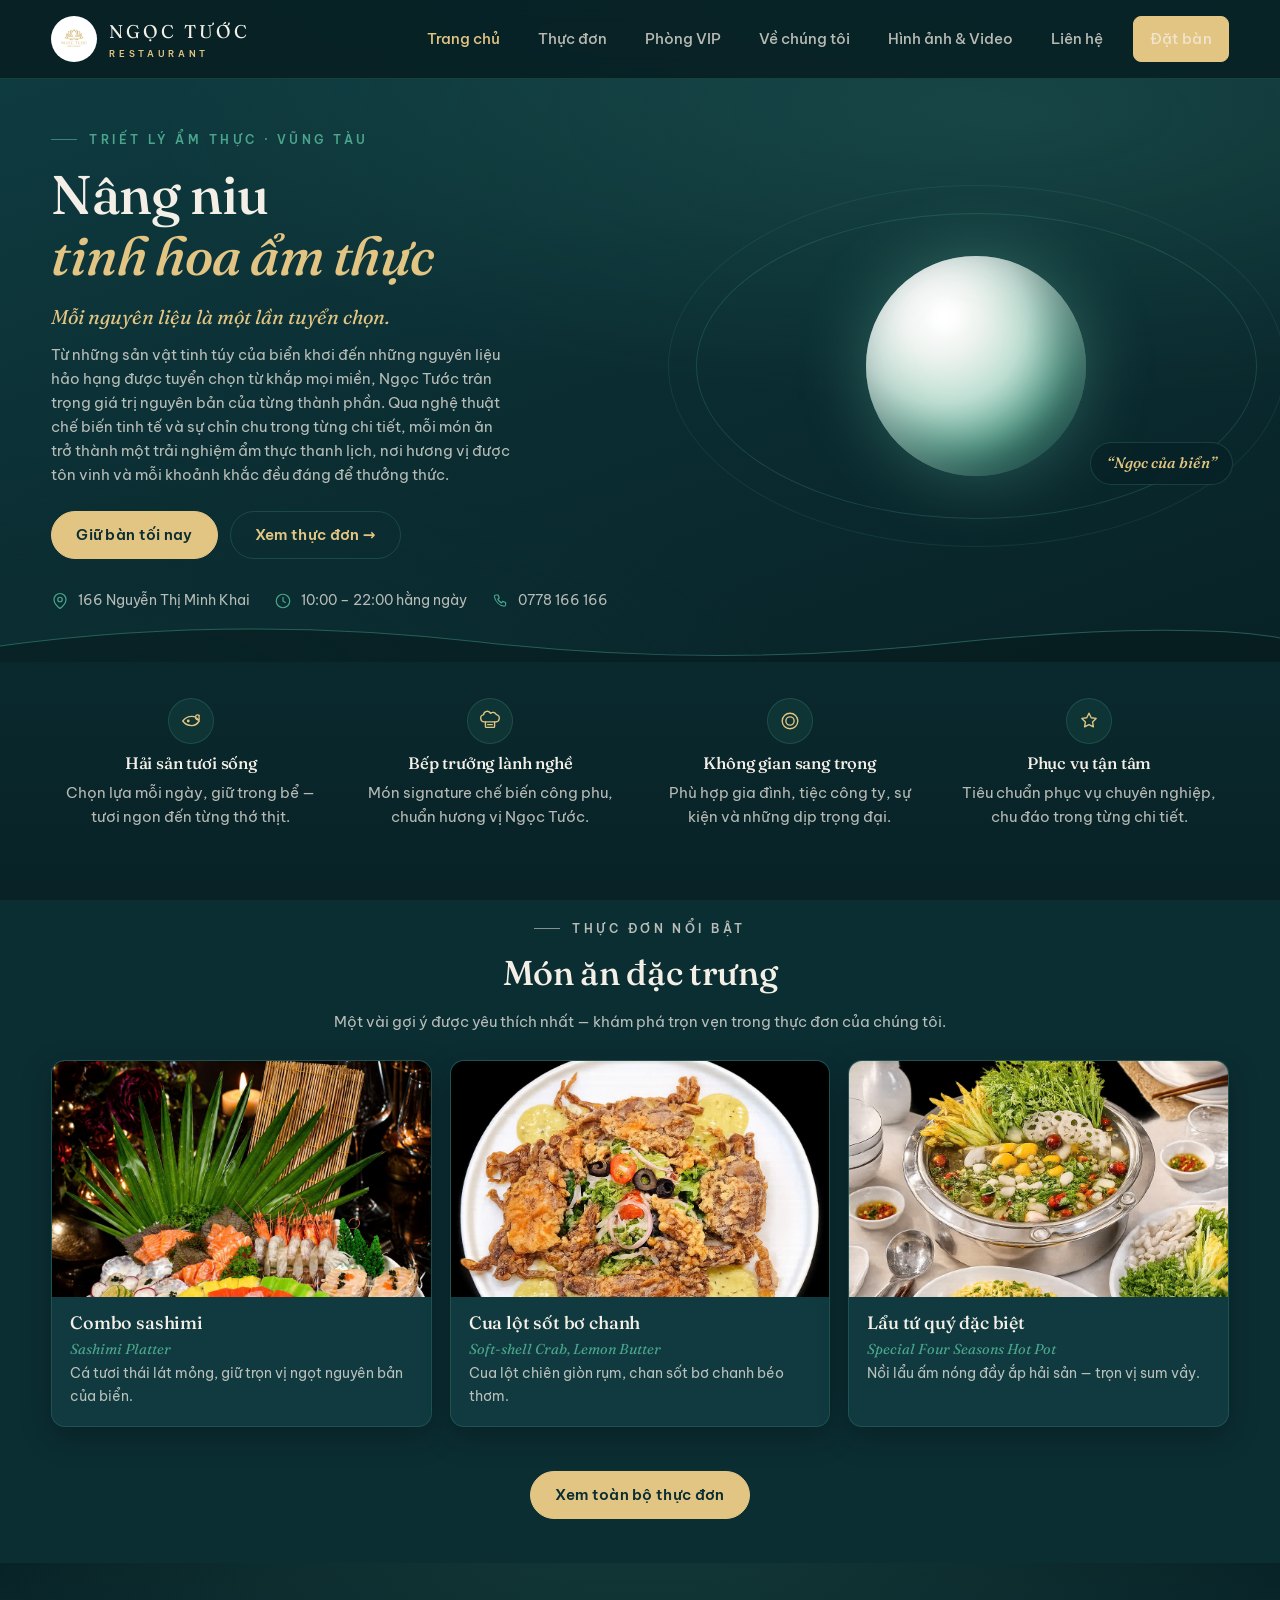
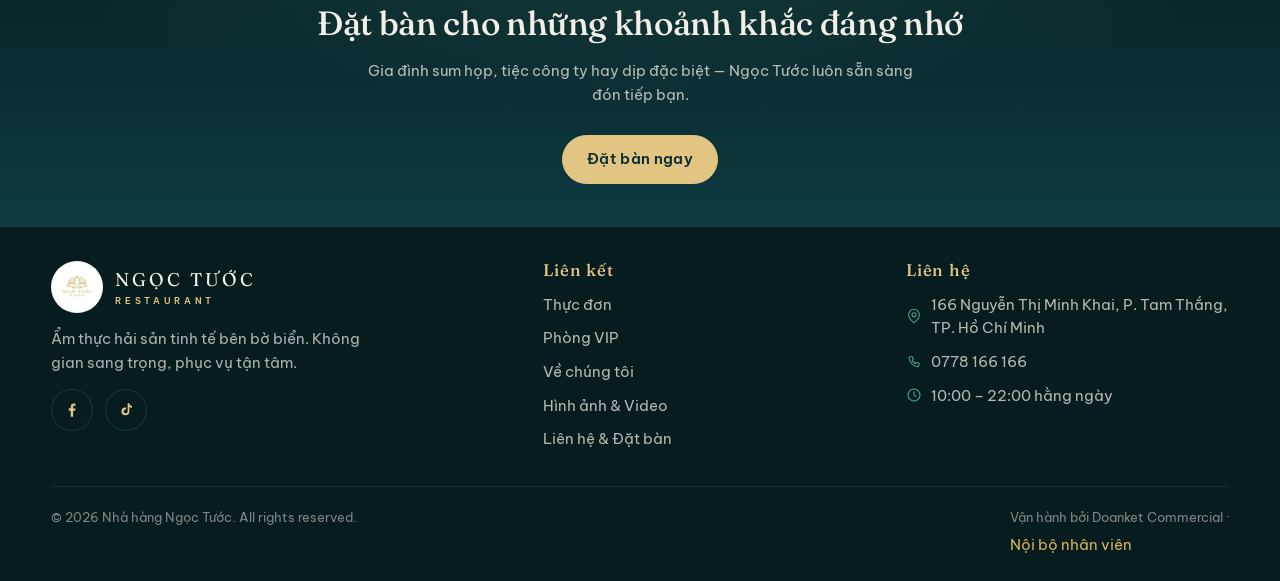
<file: index.html>
<!DOCTYPE html>
<html lang="vi">
<head>
<meta charset="UTF-8">
<meta name="viewport" content="width=device-width, initial-scale=1.0">
<title>Nhà hàng Ngọc Tước — Ẩm thực hải sản tinh tế | Vũng Tàu</title>
<meta name="description" content="Nhà hàng Ngọc Tước — không gian ẩm thực hải sản tinh tế tại 166 Nguyễn Thị Minh Khai, Phường Tam Thắng, TP. Hồ Chí Minh. Đặt bàn, tiệc, sự kiện.">
<meta property="og:title" content="Nhà hàng Ngọc Tước — Ẩm thực hải sản tinh tế">
<meta property="og:description" content="Không gian sang trọng, hải sản tươi sống, phục vụ tận tâm tại Vũng Tàu.">
<meta property="og:type" content="restaurant">
<link rel="icon" href="assets/logo.jpg">
<link rel="preconnect" href="https://fonts.googleapis.com">
<link rel="preconnect" href="https://fonts.gstatic.com" crossorigin>
<link href="https://fonts.googleapis.com/css2?family=Fraunces:ital,opsz,wght@0,9..144,400;0,9..144,500;0,9..144,600;1,9..144,500&family=Be+Vietnam+Pro:wght@300;400;500;600;700&display=swap" rel="stylesheet">
<link rel="stylesheet" href="css/style.css">
</head>
<body>

<!-- ===== HEADER ===== -->
<header class="site-header">
  <div class="container nav">
    <a href="index.html" class="brand">
      <img src="assets/logo.jpg" alt="Logo Ngọc Tước">
      <span class="brand-name">NGỌC TƯỚC<small>RESTAURANT</small></span>
    </a>
    <button class="nav-toggle" aria-label="Menu">☰</button>
    <ul class="nav-links">
      <li><a href="index.html" class="active">Trang chủ</a></li>
      <li><a href="menu.html">Thực đơn</a></li>
      <li><a href="phong.html">Phòng VIP</a></li>
      <li><a href="about.html">Về chúng tôi</a></li>
      <li><a href="gallery.html">Hình ảnh &amp; Video</a></li>
      <li><a href="contact.html">Liên hệ</a></li>
      <li class="nav-cta"><a href="contact.html#dat-ban" class="btn btn--gold">Đặt bàn</a></li>
    </ul>
  </div>
</header>

<!-- ===== HERO ===== -->
<section class="hero">
  <div class="container hero-inner">
    <div class="hero-copy">
      <p class="eyebrow">Triết lý ẩm thực · Vũng Tàu</p>
      <h1>Nâng niu<br><em>tinh hoa ẩm thực</em></h1>
      <p class="tagline">Mỗi nguyên liệu là một lần tuyển chọn.</p>
      <p class="sub">Từ những sản vật tinh túy của biển khơi đến những nguyên liệu hảo hạng được tuyển chọn từ khắp mọi miền, Ngọc Tước trân trọng giá trị nguyên bản của từng thành phần. Qua nghệ thuật chế biến tinh tế và sự chỉn chu trong từng chi tiết, mỗi món ăn trở thành một trải nghiệm ẩm thực thanh lịch, nơi hương vị được tôn vinh và mỗi khoảnh khắc đều đáng để thưởng thức.</p>
      <div class="hero-actions">
        <a href="contact.html#dat-ban" class="btn btn--gold">Giữ bàn tối nay</a>
        <a href="menu.html" class="btn btn--ghost">Xem thực đơn →</a>
      </div>
      <div class="hero-meta">
        <span><svg viewBox="0 0 24 24" fill="none" stroke="currentColor" stroke-width="1.6" stroke-linecap="round" stroke-linejoin="round"><path d="M20 10c0 6-8 12-8 12s-8-6-8-12a8 8 0 0116 0z"/><circle cx="12" cy="10" r="3"/></svg>166 Nguyễn Thị Minh Khai</span>
        <span><svg viewBox="0 0 24 24" fill="none" stroke="currentColor" stroke-width="1.6" stroke-linecap="round" stroke-linejoin="round"><circle cx="12" cy="12" r="9"/><path d="M12 7v5l3 2"/></svg>10:00 – 22:00 hằng ngày</span>
        <span><svg viewBox="0 0 24 24" fill="none" stroke="currentColor" stroke-width="1.6" stroke-linecap="round" stroke-linejoin="round"><path d="M6.5 4h3l1.5 4-2 1.5a11 11 0 005 5l1.5-2 4 1.5v3a2 2 0 01-2 2A16 16 0 014.5 6a2 2 0 012-2z"/></svg>0778 166 166</span>
      </div>
    </div>
    <div class="hero-pearl" aria-hidden="true">
      <div class="ring two"></div>
      <div class="ring"></div>
      <div class="pearl"></div>
      <div class="pearl-tag"><b>“Ngọc của biển”</b></div>
    </div>
  </div>
  <svg class="tide" viewBox="0 0 1200 44" preserveAspectRatio="none" aria-hidden="true">
    <path d="M0,28 C150,6 300,6 450,24 C600,42 750,42 900,24 C1050,8 1150,10 1200,20 L1200,44 L0,44 Z" fill="rgba(6,26,29,.55)"/>
    <path d="M0,28 C150,6 300,6 450,24 C600,42 750,42 900,24 C1050,8 1150,10 1200,20" fill="none" stroke="rgba(75,165,140,.45)" stroke-width="1"/>
  </svg>
</section>

<!-- ===== FEATURES ===== -->
<section class="section section--tight">
  <div class="container">
    <div class="features">
      <div class="feature reveal"><div class="ic"><svg viewBox="0 0 24 24" fill="none" stroke="currentColor" stroke-width="1.5" stroke-linecap="round" stroke-linejoin="round"><path d="M3 12c3-4 7-5 10-5 4 0 6 2 8 5-2 3-4 5-8 5-3 0-7-1-10-5z"/><path d="M17 7c1-2 3-2 4-1-.5 1.5-.5 2.5 0 4-1 1-3 1-4-1"/><circle cx="9" cy="12" r=".8" fill="currentColor"/></svg></div><h3>Hải sản tươi sống</h3><p>Chọn lựa mỗi ngày, giữ trong bể — tươi ngon đến từng thớ thịt.</p></div>
      <div class="feature reveal"><div class="ic"><svg viewBox="0 0 24 24" fill="none" stroke="currentColor" stroke-width="1.5" stroke-linecap="round" stroke-linejoin="round"><path d="M6 13a4 4 0 01-1-7.9 4 4 0 017.6-1.4A4 4 0 0119 5.1 4 4 0 0118 13z"/><path d="M7 13v5a1 1 0 001 1h8a1 1 0 001-1v-5"/><path d="M9.5 16h5"/></svg></div><h3>Bếp trưởng lành nghề</h3><p>Món signature chế biến công phu, chuẩn hương vị Ngọc Tước.</p></div>
      <div class="feature reveal"><div class="ic"><svg viewBox="0 0 24 24" fill="none" stroke="currentColor" stroke-width="1.5" stroke-linecap="round" stroke-linejoin="round"><circle cx="12" cy="12" r="8.5"/><circle cx="12" cy="12" r="4.5"/></svg></div><h3>Không gian sang trọng</h3><p>Phù hợp gia đình, tiệc công ty, sự kiện và những dịp trọng đại.</p></div>
      <div class="feature reveal"><div class="ic"><svg viewBox="0 0 24 24" fill="none" stroke="currentColor" stroke-width="1.5" stroke-linecap="round" stroke-linejoin="round"><path d="M12 3.5l2.4 4.9 5.4.8-3.9 3.8.9 5.4-4.8-2.5-4.8 2.5.9-5.4L4.2 9.2l5.4-.8z"/></svg></div><h3>Phục vụ tận tâm</h3><p>Tiêu chuẩn phục vụ chuyên nghiệp, chu đáo trong từng chi tiết.</p></div>
    </div>
  </div>
</section>

<!-- ===== SIGNATURE MENU PREVIEW ===== -->
<section class="section">
  <div class="container">
    <div class="section-head reveal">
      <p class="eyebrow">Thực đơn nổi bật</p>
      <h2 class="section-title">Món ăn đặc trưng</h2>
      <p>Một vài gợi ý được yêu thích nhất — khám phá trọn vẹn trong thực đơn của chúng tôi.</p>
    </div>
    <div class="menu-grid">
      <article class="menu-card reveal">
        <div class="thumb"><img src="assets/mon-an/combo-sashimi.jpg" alt="Combo sashimi" loading="lazy"></div>
        <div class="body"><h3>Combo sashimi</h3><p class="en">Sashimi Platter</p><p>Cá tươi thái lát mỏng, giữ trọn vị ngọt nguyên bản của biển.</p></div>
      </article>
      <article class="menu-card reveal">
        <div class="thumb"><img src="assets/mon-an/cua-lot-sot-bo-chanh.jpg" alt="Cua lột sốt bơ chanh" loading="lazy"></div>
        <div class="body"><h3>Cua lột sốt bơ chanh</h3><p class="en">Soft-shell Crab, Lemon Butter</p><p>Cua lột chiên giòn rụm, chan sốt bơ chanh béo thơm.</p></div>
      </article>
      <article class="menu-card reveal">
        <div class="thumb"><img src="assets/mon-an/lau-tu-quy.jpg" alt="Lẩu tứ quý đặc biệt" loading="lazy"></div>
        <div class="body"><h3>Lẩu tứ quý đặc biệt</h3><p class="en">Special Four Seasons Hot Pot</p><p>Nồi lẩu ấm nóng đầy ắp hải sản — trọn vị sum vầy.</p></div>
      </article>
    </div>
    <div style="text-align:center;margin-top:44px" class="reveal">
      <a href="menu.html" class="btn btn--gold">Xem toàn bộ thực đơn</a>
    </div>
  </div>
</section>

<!-- ===== CTA ===== -->
<section class="cta-band">
  <div class="container reveal">
    <h2>Đặt bàn cho những khoảnh khắc đáng nhớ</h2>
    <p>Gia đình sum họp, tiệc công ty hay dịp đặc biệt — Ngọc Tước luôn sẵn sàng đón tiếp bạn.</p>
    <a href="contact.html#dat-ban" class="btn btn--gold">Đặt bàn ngay</a>
  </div>
</section>

<!-- ===== FOOTER ===== -->
<footer class="site-footer">
  <div class="container">
    <div class="footer-grid">
      <div>
        <div class="footer-brand">
          <img src="assets/logo.jpg" alt="Ngọc Tước">
          <span class="brand-name" style="color:var(--ivory)">NGỌC TƯỚC<small>RESTAURANT</small></span>
        </div>
        <p style="color:rgba(247,242,233,.7);font-size:.92rem;max-width:340px">Ẩm thực hải sản tinh tế bên bờ biển. Không gian sang trọng, phục vụ tận tâm.</p>
        <div class="socials">
          <a href="https://www.facebook.com/profile.php?id=100064023433682" target="_blank" rel="noopener" aria-label="Facebook"><svg viewBox="0 0 24 24" fill="currentColor"><path d="M13.5 21v-8h2.7l.4-3.1h-3.1V7.9c0-.9.25-1.5 1.5-1.5h1.6V3.6c-.28-.04-1.24-.12-2.36-.12-2.33 0-3.93 1.42-3.93 4.04v2.25H7.8V13h2.5v8z"/></svg></a>
          <a href="https://www.tiktok.com/@nhahangngoctuoc" target="_blank" rel="noopener" aria-label="TikTok"><svg viewBox="0 0 24 24" fill="currentColor"><path d="M16.5 3c.3 2 1.5 3.4 3.5 3.6v2.6c-1.3 0-2.5-.4-3.5-1.1v5.7a5.3 5.3 0 11-5.3-5.3c.3 0 .6 0 .9.1v2.7a2.6 2.6 0 102.1 2.5V3z"/></svg></a>
        </div>
      </div>
      <div>
        <h4>Liên kết</h4>
        <a href="menu.html">Thực đơn</a>
        <a href="phong.html">Phòng VIP</a>
        <a href="about.html">Về chúng tôi</a>
        <a href="gallery.html">Hình ảnh &amp; Video</a>
        <a href="contact.html">Liên hệ &amp; Đặt bàn</a>
      </div>
      <div>
        <h4>Liên hệ</h4>
        <a href="https://maps.google.com/?q=166+Nguyen+Thi+Minh+Khai+Tam+Thang+Vung+Tau" target="_blank" rel="noopener"><svg viewBox="0 0 24 24" fill="none" stroke="currentColor" stroke-width="1.6" stroke-linecap="round" stroke-linejoin="round"><path d="M20 10c0 6-8 12-8 12s-8-6-8-12a8 8 0 0116 0z"/><circle cx="12" cy="10" r="3"/></svg>166 Nguyễn Thị Minh Khai, P. Tam Thắng, TP. Hồ Chí Minh</a>
        <a href="tel:0778166166"><svg viewBox="0 0 24 24" fill="none" stroke="currentColor" stroke-width="1.6" stroke-linecap="round" stroke-linejoin="round"><path d="M6.5 4h3l1.5 4-2 1.5a11 11 0 005 5l1.5-2 4 1.5v3a2 2 0 01-2 2A16 16 0 014.5 6a2 2 0 012-2z"/></svg>0778 166 166</a>
        <a href="#"><svg viewBox="0 0 24 24" fill="none" stroke="currentColor" stroke-width="1.6" stroke-linecap="round" stroke-linejoin="round"><circle cx="12" cy="12" r="9"/><path d="M12 7v5l3 2"/></svg>10:00 – 22:00 hằng ngày</a>
      </div>
    </div>
    <div class="footer-bottom">
      <span>© <span id="year">2026</span> Nhà hàng Ngọc Tước. All rights reserved.</span>
      <span>Vận hành bởi Doanket Commercial · <a href="quytrinh.html" style="color:var(--gold-dark)">Nội bộ nhân viên</a></span>
    </div>
  </div>
</footer>

<script src="js/main.js"></script>
</body>
</html>
</file>
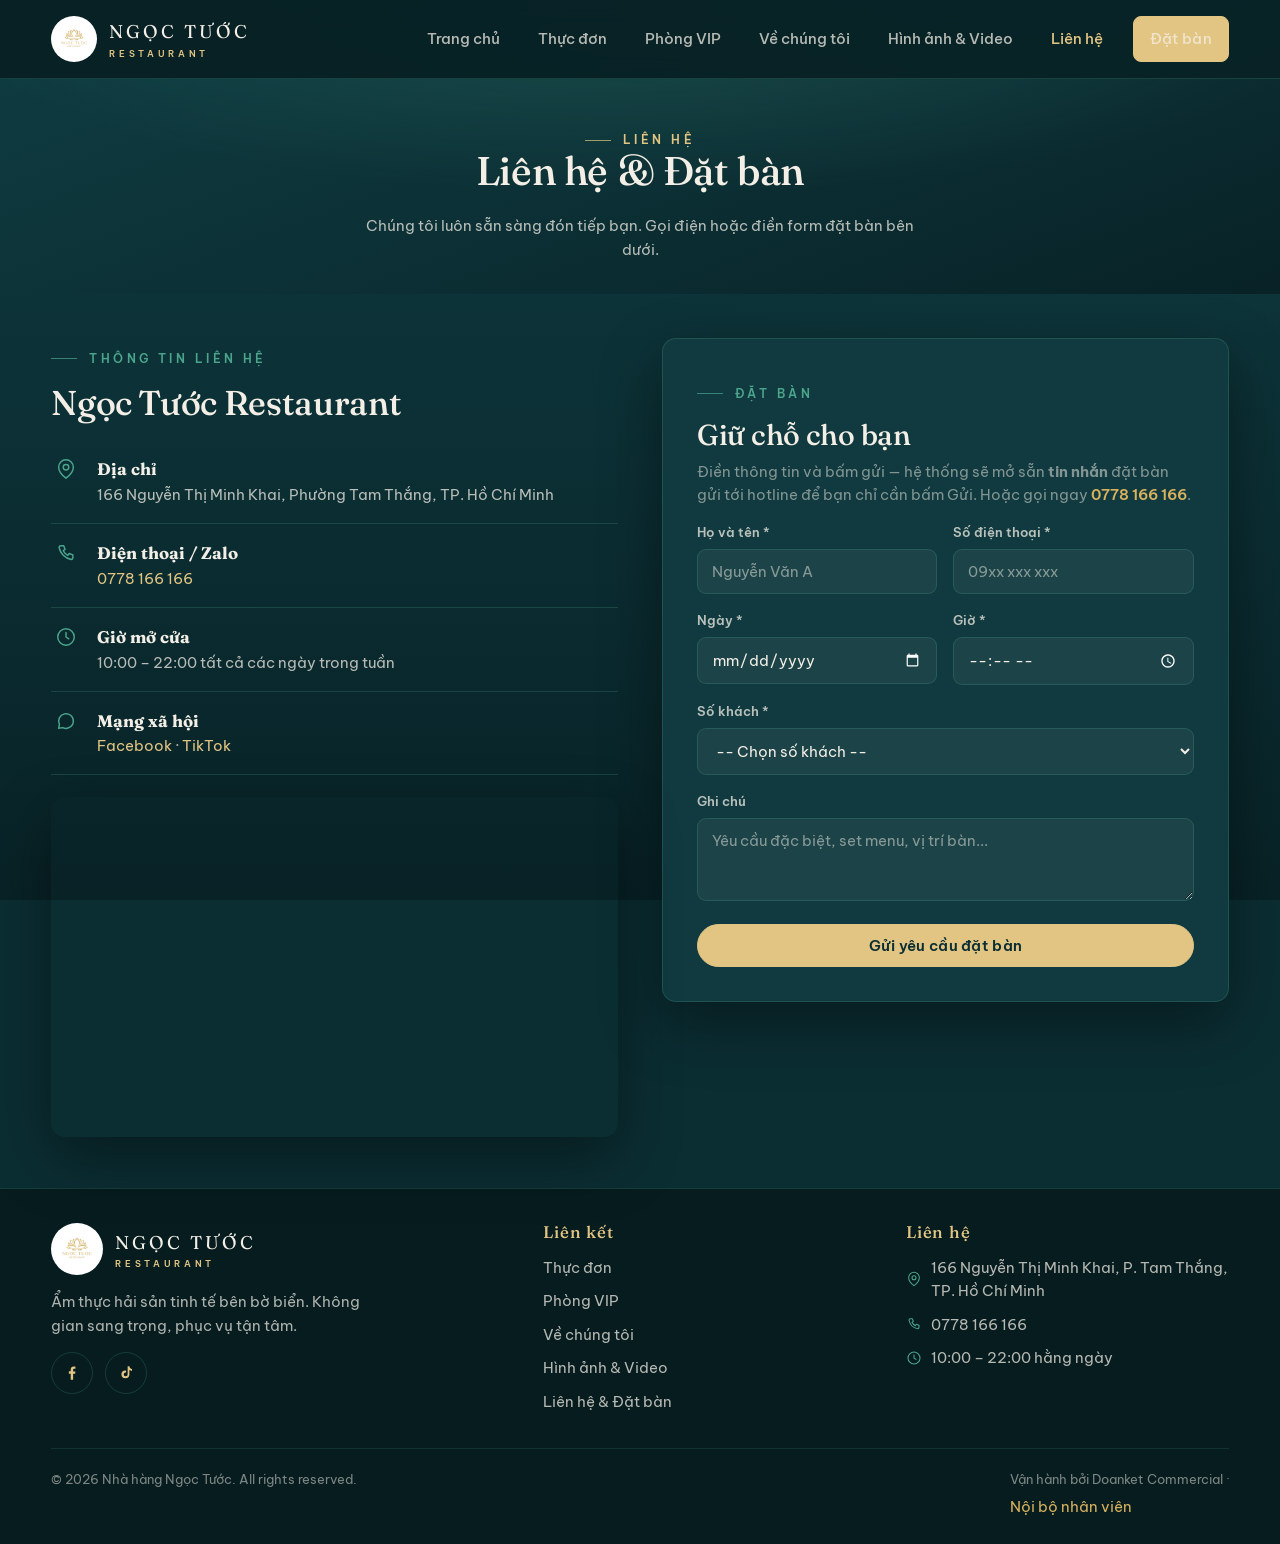
<file: contact.html>
<!DOCTYPE html>
<html lang="vi">
<head>
<meta charset="UTF-8">
<meta name="viewport" content="width=device-width, initial-scale=1.0">
<title>Liên hệ &amp; Đặt bàn — Nhà hàng Ngọc Tước</title>
<meta name="description" content="Liên hệ và đặt bàn tại Nhà hàng Ngọc Tước, 166 Nguyễn Thị Minh Khai, Phường Tam Thắng, TP. Hồ Chí Minh.">
<link rel="icon" href="assets/logo.jpg">
<link rel="preconnect" href="https://fonts.googleapis.com">
<link rel="preconnect" href="https://fonts.gstatic.com" crossorigin>
<link href="https://fonts.googleapis.com/css2?family=Fraunces:ital,opsz,wght@0,9..144,400;0,9..144,500;0,9..144,600;1,9..144,500&family=Be+Vietnam+Pro:wght@300;400;500;600;700&display=swap" rel="stylesheet">
<link rel="stylesheet" href="css/style.css">
</head>
<body>

<header class="site-header">
  <div class="container nav">
    <a href="index.html" class="brand">
      <img src="assets/logo.jpg" alt="Logo Ngọc Tước">
      <span class="brand-name">NGỌC TƯỚC<small>RESTAURANT</small></span>
    </a>
    <button class="nav-toggle" aria-label="Menu">☰</button>
    <ul class="nav-links">
      <li><a href="index.html">Trang chủ</a></li>
      <li><a href="menu.html">Thực đơn</a></li>
      <li><a href="phong.html">Phòng VIP</a></li>
      <li><a href="about.html">Về chúng tôi</a></li>
      <li><a href="gallery.html">Hình ảnh &amp; Video</a></li>
      <li><a href="contact.html" class="active">Liên hệ</a></li>
      <li class="nav-cta"><a href="contact.html#dat-ban" class="btn btn--gold">Đặt bàn</a></li>
    </ul>
  </div>
</header>

<section class="page-banner">
  <div class="container">
    <p class="eyebrow" style="color:var(--gold-light)">Liên hệ</p>
    <h1>Liên hệ &amp; Đặt bàn</h1>
    <p>Chúng tôi luôn sẵn sàng đón tiếp bạn. Gọi điện hoặc điền form đặt bàn bên dưới.</p>
  </div>
</section>

<section class="section">
  <div class="container contact-grid">
    <!-- Info + map -->
    <div class="reveal">
      <p class="eyebrow">Thông tin liên hệ</p>
      <h2 class="section-title">Ngọc Tước Restaurant</h2>
      <ul class="info-list">
        <li><span class="ic"><svg viewBox="0 0 24 24" fill="none" stroke="currentColor" stroke-width="1.6" stroke-linecap="round" stroke-linejoin="round"><path d="M20 10c0 6-8 12-8 12s-8-6-8-12a8 8 0 0116 0z"/><circle cx="12" cy="10" r="3"/></svg></span><div><b>Địa chỉ</b><span>166 Nguyễn Thị Minh Khai, Phường Tam Thắng, TP. Hồ Chí Minh</span></div></li>
        <li><span class="ic"><svg viewBox="0 0 24 24" fill="none" stroke="currentColor" stroke-width="1.6" stroke-linecap="round" stroke-linejoin="round"><path d="M6.5 4h3l1.5 4-2 1.5a11 11 0 005 5l1.5-2 4 1.5v3a2 2 0 01-2 2A16 16 0 014.5 6a2 2 0 012-2z"/></svg></span><div><b>Điện thoại / Zalo</b><span><a href="tel:0778166166" style="color:var(--gold-light)">0778 166 166</a></span></div></li>
        <li><span class="ic"><svg viewBox="0 0 24 24" fill="none" stroke="currentColor" stroke-width="1.6" stroke-linecap="round" stroke-linejoin="round"><circle cx="12" cy="12" r="9"/><path d="M12 7v5l3 2"/></svg></span><div><b>Giờ mở cửa</b><span>10:00 – 22:00 tất cả các ngày trong tuần</span></div></li>
        <li><span class="ic"><svg viewBox="0 0 24 24" fill="none" stroke="currentColor" stroke-width="1.6" stroke-linecap="round" stroke-linejoin="round"><path d="M20 12a8 8 0 01-11.5 7.2L4 20l.8-4.5A8 8 0 1120 12z"/></svg></span><div><b>Mạng xã hội</b><span><a href="https://www.facebook.com/profile.php?id=100064023433682" target="_blank" rel="noopener" style="color:var(--gold-light)">Facebook</a> · <a href="https://www.tiktok.com/@nhahangngoctuoc" target="_blank" rel="noopener" style="color:var(--gold-light)">TikTok</a></span></div></li>
      </ul>
      <iframe class="map-frame" width="100%"
        src="https://www.google.com/maps?q=166+Nguyen+Thi+Minh+Khai+Phuong+Tam+Thang+Vung+Tau&output=embed"
        loading="lazy" referrerpolicy="no-referrer-when-downgrade" title="Bản đồ Ngọc Tước"></iframe>
    </div>

    <!-- Booking form -->
    <div class="reveal" id="dat-ban">
      <div class="form-card">
        <p class="eyebrow">Đặt bàn</p>
        <h2 class="section-title" style="font-size:1.8rem">Giữ chỗ cho bạn</h2>
        <p style="color:var(--muted);font-size:.92rem;margin-top:-6px">Điền thông tin và bấm gửi — hệ thống sẽ mở sẵn <b>tin nhắn</b> đặt bàn gửi tới hotline để bạn chỉ cần bấm Gửi. Hoặc gọi ngay <a href="tel:0778166166" style="color:var(--gold-dark);font-weight:600">0778 166 166</a>.</p>
        <form id="booking-form" novalidate>
          <div class="form-row">
            <div class="field"><label for="name">Họ và tên *</label><input id="name" name="name" required placeholder="Nguyễn Văn A"></div>
            <div class="field"><label for="phone">Số điện thoại *</label><input id="phone" name="phone" type="tel" required placeholder="09xx xxx xxx"></div>
          </div>
          <div class="form-row">
            <div class="field"><label for="date">Ngày *</label><input id="date" name="date" type="date" required></div>
            <div class="field"><label for="time">Giờ *</label><input id="time" name="time" type="time" required></div>
          </div>
          <div class="field"><label for="guests">Số khách *</label>
            <select id="guests" name="guests" required>
              <option value="">-- Chọn số khách --</option>
              <option>1 - 2 khách</option><option>3 - 5 khách</option>
              <option>6 - 10 khách</option><option>Trên 10 khách (tiệc / sự kiện)</option>
            </select>
          </div>
          <div class="field"><label for="note">Ghi chú</label><textarea id="note" name="note" rows="3" placeholder="Yêu cầu đặc biệt, set menu, vị trí bàn..."></textarea></div>
          <button type="submit" class="btn btn--gold" style="width:100%;justify-content:center">Gửi yêu cầu đặt bàn</button>
          <div id="form-msg" class="form-msg"></div>
        </form>
      </div>
    </div>
  </div>
</section>

<footer class="site-footer">
  <div class="container">
    <div class="footer-grid">
      <div>
        <div class="footer-brand">
          <img src="assets/logo.jpg" alt="Ngọc Tước">
          <span class="brand-name" style="color:var(--ivory)">NGỌC TƯỚC<small>RESTAURANT</small></span>
        </div>
        <p style="color:rgba(247,242,233,.7);font-size:.92rem;max-width:340px">Ẩm thực hải sản tinh tế bên bờ biển. Không gian sang trọng, phục vụ tận tâm.</p>
        <div class="socials">
          <a href="https://www.facebook.com/profile.php?id=100064023433682" target="_blank" rel="noopener" aria-label="Facebook"><svg viewBox="0 0 24 24" fill="currentColor"><path d="M13.5 21v-8h2.7l.4-3.1h-3.1V7.9c0-.9.25-1.5 1.5-1.5h1.6V3.6c-.28-.04-1.24-.12-2.36-.12-2.33 0-3.93 1.42-3.93 4.04v2.25H7.8V13h2.5v8z"/></svg></a>
          <a href="https://www.tiktok.com/@nhahangngoctuoc" target="_blank" rel="noopener" aria-label="TikTok"><svg viewBox="0 0 24 24" fill="currentColor"><path d="M16.5 3c.3 2 1.5 3.4 3.5 3.6v2.6c-1.3 0-2.5-.4-3.5-1.1v5.7a5.3 5.3 0 11-5.3-5.3c.3 0 .6 0 .9.1v2.7a2.6 2.6 0 102.1 2.5V3z"/></svg></a>
        </div>
      </div>
      <div>
        <h4>Liên kết</h4>
        <a href="menu.html">Thực đơn</a>
        <a href="phong.html">Phòng VIP</a>
        <a href="about.html">Về chúng tôi</a>
        <a href="gallery.html">Hình ảnh &amp; Video</a>
        <a href="contact.html">Liên hệ &amp; Đặt bàn</a>
      </div>
      <div>
        <h4>Liên hệ</h4>
        <a href="https://maps.google.com/?q=166+Nguyen+Thi+Minh+Khai+Tam+Thang+Vung+Tau" target="_blank" rel="noopener"><svg viewBox="0 0 24 24" fill="none" stroke="currentColor" stroke-width="1.6" stroke-linecap="round" stroke-linejoin="round"><path d="M20 10c0 6-8 12-8 12s-8-6-8-12a8 8 0 0116 0z"/><circle cx="12" cy="10" r="3"/></svg>166 Nguyễn Thị Minh Khai, P. Tam Thắng, TP. Hồ Chí Minh</a>
        <a href="tel:0778166166"><svg viewBox="0 0 24 24" fill="none" stroke="currentColor" stroke-width="1.6" stroke-linecap="round" stroke-linejoin="round"><path d="M6.5 4h3l1.5 4-2 1.5a11 11 0 005 5l1.5-2 4 1.5v3a2 2 0 01-2 2A16 16 0 014.5 6a2 2 0 012-2z"/></svg>0778 166 166</a>
        <a href="#"><svg viewBox="0 0 24 24" fill="none" stroke="currentColor" stroke-width="1.6" stroke-linecap="round" stroke-linejoin="round"><circle cx="12" cy="12" r="9"/><path d="M12 7v5l3 2"/></svg>10:00 – 22:00 hằng ngày</a>
      </div>
    </div>
    <div class="footer-bottom">
      <span>© <span id="year">2026</span> Nhà hàng Ngọc Tước. All rights reserved.</span>
      <span>Vận hành bởi Doanket Commercial · <a href="quytrinh.html" style="color:var(--gold-dark)">Nội bộ nhân viên</a></span>
    </div>
  </div>
</footer>

<script src="js/main.js"></script>
</body>
</html>
</file>
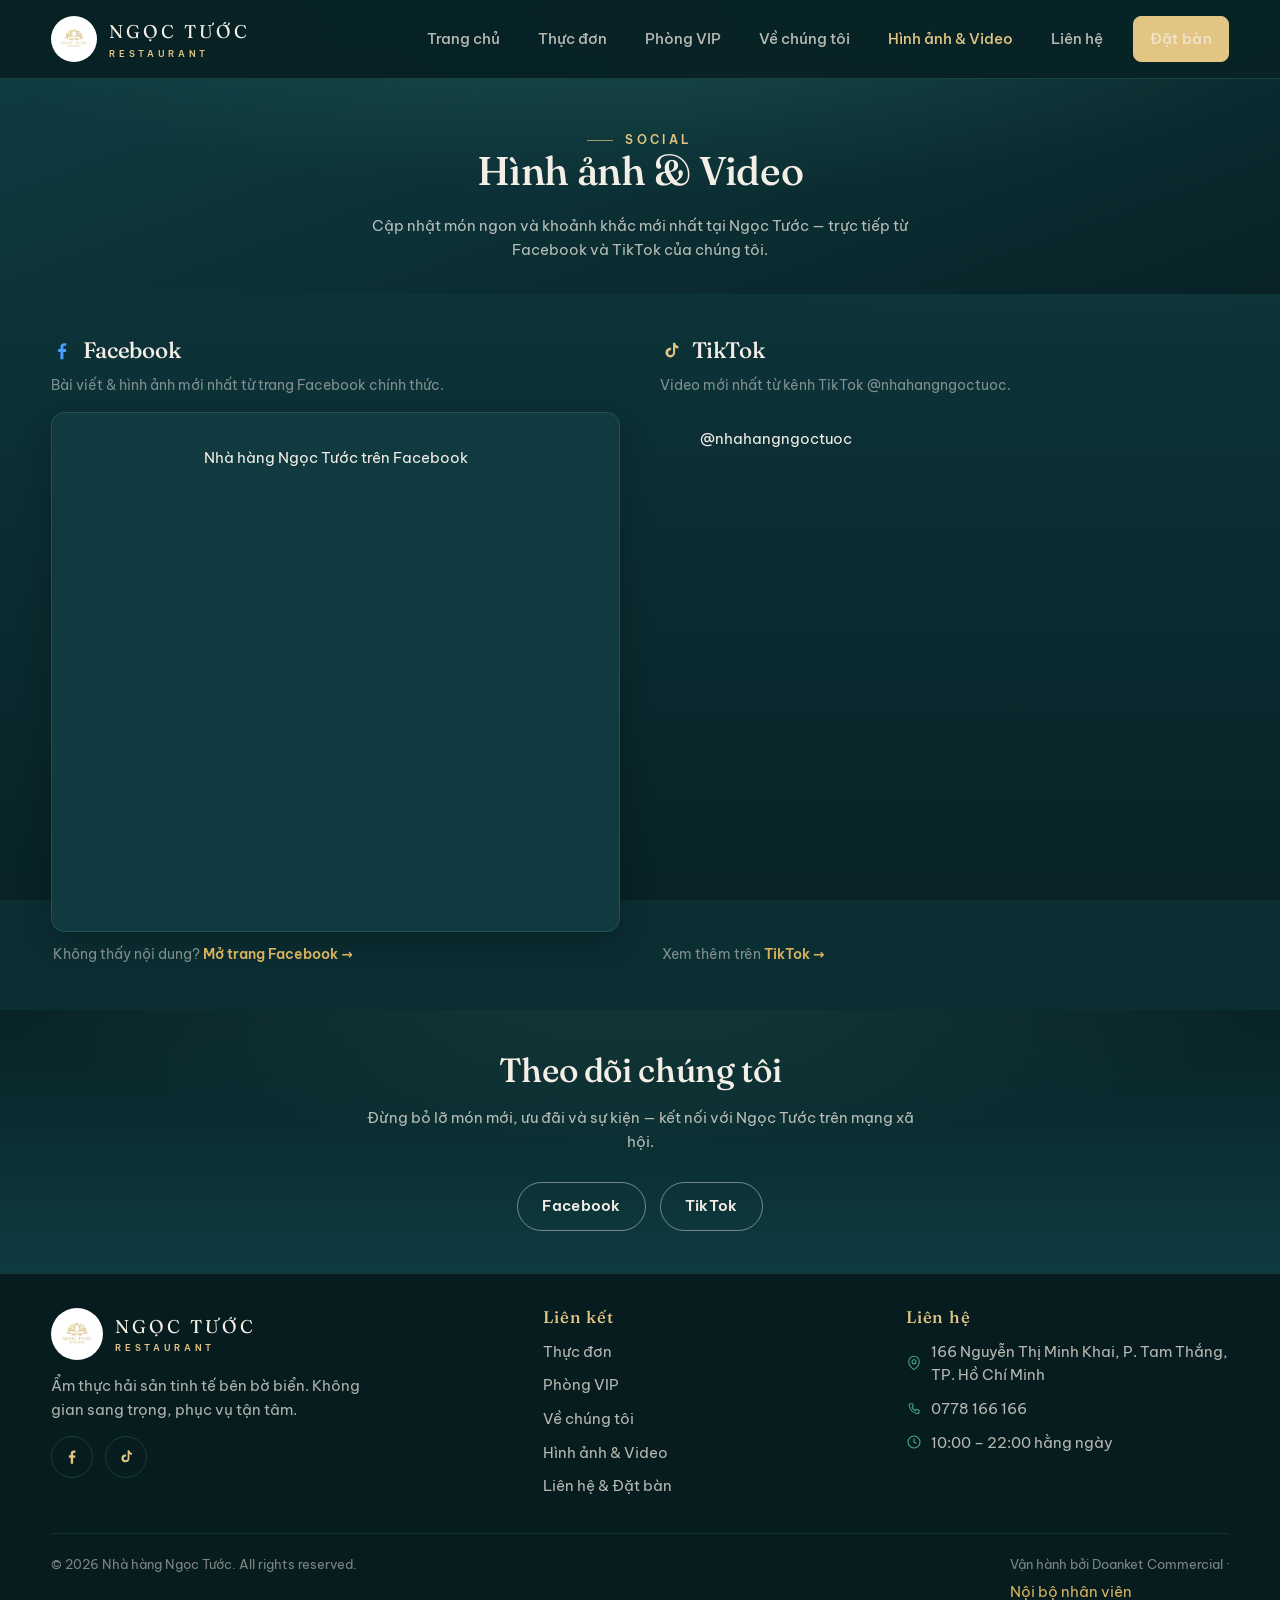
<file: gallery.html>
<!DOCTYPE html>
<html lang="vi">
<head>
<meta charset="UTF-8">
<meta name="viewport" content="width=device-width, initial-scale=1.0">
<title>Hình ảnh &amp; Video — Nhà hàng Ngọc Tước</title>
<meta name="description" content="Cập nhật hình ảnh, món ăn và video mới nhất của Nhà hàng Ngọc Tước từ Facebook và TikTok.">
<link rel="icon" href="assets/logo.jpg">
<link rel="preconnect" href="https://fonts.googleapis.com">
<link rel="preconnect" href="https://fonts.gstatic.com" crossorigin>
<link href="https://fonts.googleapis.com/css2?family=Fraunces:ital,opsz,wght@0,9..144,400;0,9..144,500;0,9..144,600;1,9..144,500&family=Be+Vietnam+Pro:wght@300;400;500;600;700&display=swap" rel="stylesheet">
<link rel="stylesheet" href="css/style.css">
</head>
<body>

<!-- Facebook SDK root -->
<div id="fb-root"></div>

<header class="site-header">
  <div class="container nav">
    <a href="index.html" class="brand">
      <img src="assets/logo.jpg" alt="Logo Ngọc Tước">
      <span class="brand-name">NGỌC TƯỚC<small>RESTAURANT</small></span>
    </a>
    <button class="nav-toggle" aria-label="Menu">☰</button>
    <ul class="nav-links">
      <li><a href="index.html">Trang chủ</a></li>
      <li><a href="menu.html">Thực đơn</a></li>
      <li><a href="phong.html">Phòng VIP</a></li>
      <li><a href="about.html">Về chúng tôi</a></li>
      <li><a href="gallery.html" class="active">Hình ảnh &amp; Video</a></li>
      <li><a href="contact.html">Liên hệ</a></li>
      <li class="nav-cta"><a href="contact.html#dat-ban" class="btn btn--gold">Đặt bàn</a></li>
    </ul>
  </div>
</header>

<section class="page-banner">
  <div class="container">
    <p class="eyebrow" style="color:var(--gold-light)">Social</p>
    <h1>Hình ảnh &amp; Video</h1>
    <p>Cập nhật món ngon và khoảnh khắc mới nhất tại Ngọc Tước — trực tiếp từ Facebook và TikTok của chúng tôi.</p>
  </div>
</section>

<section class="section">
  <div class="container">
    <div class="feed-grid">

      <!-- ===== Facebook column ===== -->
      <div class="feed-col reveal">
        <h3><svg viewBox="0 0 24 24" fill="#4a9eff"><path d="M13.5 21v-8h2.7l.4-3.1h-3.1V7.9c0-.9.25-1.5 1.5-1.5h1.6V3.6c-.28-.04-1.24-.12-2.36-.12-2.33 0-3.93 1.42-3.93 4.04v2.25H7.8V13h2.5v8z"/></svg> Facebook</h3>
        <p class="feed-note" style="margin:4px 0 16px">Bài viết &amp; hình ảnh mới nhất từ trang Facebook chính thức.</p>
        <div class="feed-box">
          <!-- Facebook Page Plugin. Nếu feed không hiển thị, thay data-href bằng URL trang Facebook dạng
               https://www.facebook.com/TEN-TRANG (URL chuẩn, không phải link share). -->
          <div class="fb-page"
               data-href="https://www.facebook.com/profile.php?id=100064023433682"
               data-tabs="timeline"
               data-width="500"
               data-height="640"
               data-small-header="false"
               data-adapt-container-width="true"
               data-hide-cover="false"
               data-show-facepile="true">
            <blockquote cite="https://www.facebook.com/profile.php?id=100064023433682" class="fb-xfbml-parse-ignore">
              <a href="https://www.facebook.com/profile.php?id=100064023433682">Nhà hàng Ngọc Tước trên Facebook</a>
            </blockquote>
          </div>
        </div>
        <p class="feed-note">Không thấy nội dung? <a href="https://www.facebook.com/profile.php?id=100064023433682" target="_blank" rel="noopener" style="color:var(--gold-dark);font-weight:600">Mở trang Facebook →</a></p>
      </div>

      <!-- ===== TikTok column ===== -->
      <div class="feed-col reveal">
        <h3><svg viewBox="0 0 24 24" fill="var(--gold-light)"><path d="M16.5 3c.3 2 1.5 3.4 3.5 3.6v2.6c-1.3 0-2.5-.4-3.5-1.1v5.7a5.3 5.3 0 11-5.3-5.3c.3 0 .6 0 .9.1v2.7a2.6 2.6 0 102.1 2.5V3z"/></svg> TikTok</h3>
        <p class="feed-note" style="margin:4px 0 16px">Video mới nhất từ kênh TikTok @nhahangngoctuoc.</p>
        <div class="feed-box" style="padding:0;background:transparent;border:0;box-shadow:none">
          <!-- TikTok creator embed: tự động hiển thị video mới nhất của tài khoản. -->
          <blockquote class="tiktok-embed"
              cite="https://www.tiktok.com/@nhahangngoctuoc"
              data-unique-id="nhahangngoctuoc"
              data-embed-type="creator"
              style="max-width:780px;min-width:288px;width:100%">
            <section>
              <a target="_blank" rel="noopener" href="https://www.tiktok.com/@nhahangngoctuoc">@nhahangngoctuoc</a>
            </section>
          </blockquote>
        </div>
        <p class="feed-note">Xem thêm trên <a href="https://www.tiktok.com/@nhahangngoctuoc" target="_blank" rel="noopener" style="color:var(--gold-dark);font-weight:600">TikTok →</a></p>
      </div>

    </div>
  </div>
</section>

<section class="cta-band">
  <div class="container reveal">
    <h2>Theo dõi chúng tôi</h2>
    <p>Đừng bỏ lỡ món mới, ưu đãi và sự kiện — kết nối với Ngọc Tước trên mạng xã hội.</p>
    <div style="display:flex;gap:14px;justify-content:center;flex-wrap:wrap">
      <a href="https://www.facebook.com/profile.php?id=100064023433682" target="_blank" rel="noopener" class="btn btn--light">Facebook</a>
      <a href="https://www.tiktok.com/@nhahangngoctuoc" target="_blank" rel="noopener" class="btn btn--light">TikTok</a>
    </div>
  </div>
</section>

<footer class="site-footer">
  <div class="container">
    <div class="footer-grid">
      <div>
        <div class="footer-brand">
          <img src="assets/logo.jpg" alt="Ngọc Tước">
          <span class="brand-name" style="color:var(--ivory)">NGỌC TƯỚC<small>RESTAURANT</small></span>
        </div>
        <p style="color:rgba(247,242,233,.7);font-size:.92rem;max-width:340px">Ẩm thực hải sản tinh tế bên bờ biển. Không gian sang trọng, phục vụ tận tâm.</p>
        <div class="socials">
          <a href="https://www.facebook.com/profile.php?id=100064023433682" target="_blank" rel="noopener" aria-label="Facebook"><svg viewBox="0 0 24 24" fill="currentColor"><path d="M13.5 21v-8h2.7l.4-3.1h-3.1V7.9c0-.9.25-1.5 1.5-1.5h1.6V3.6c-.28-.04-1.24-.12-2.36-.12-2.33 0-3.93 1.42-3.93 4.04v2.25H7.8V13h2.5v8z"/></svg></a>
          <a href="https://www.tiktok.com/@nhahangngoctuoc" target="_blank" rel="noopener" aria-label="TikTok"><svg viewBox="0 0 24 24" fill="currentColor"><path d="M16.5 3c.3 2 1.5 3.4 3.5 3.6v2.6c-1.3 0-2.5-.4-3.5-1.1v5.7a5.3 5.3 0 11-5.3-5.3c.3 0 .6 0 .9.1v2.7a2.6 2.6 0 102.1 2.5V3z"/></svg></a>
        </div>
      </div>
      <div>
        <h4>Liên kết</h4>
        <a href="menu.html">Thực đơn</a>
        <a href="phong.html">Phòng VIP</a>
        <a href="about.html">Về chúng tôi</a>
        <a href="gallery.html">Hình ảnh &amp; Video</a>
        <a href="contact.html">Liên hệ &amp; Đặt bàn</a>
      </div>
      <div>
        <h4>Liên hệ</h4>
        <a href="https://maps.google.com/?q=166+Nguyen+Thi+Minh+Khai+Tam+Thang+Vung+Tau" target="_blank" rel="noopener"><svg viewBox="0 0 24 24" fill="none" stroke="currentColor" stroke-width="1.6" stroke-linecap="round" stroke-linejoin="round"><path d="M20 10c0 6-8 12-8 12s-8-6-8-12a8 8 0 0116 0z"/><circle cx="12" cy="10" r="3"/></svg>166 Nguyễn Thị Minh Khai, P. Tam Thắng, TP. Hồ Chí Minh</a>
        <a href="tel:0778166166"><svg viewBox="0 0 24 24" fill="none" stroke="currentColor" stroke-width="1.6" stroke-linecap="round" stroke-linejoin="round"><path d="M6.5 4h3l1.5 4-2 1.5a11 11 0 005 5l1.5-2 4 1.5v3a2 2 0 01-2 2A16 16 0 014.5 6a2 2 0 012-2z"/></svg>0778 166 166</a>
        <a href="#"><svg viewBox="0 0 24 24" fill="none" stroke="currentColor" stroke-width="1.6" stroke-linecap="round" stroke-linejoin="round"><circle cx="12" cy="12" r="9"/><path d="M12 7v5l3 2"/></svg>10:00 – 22:00 hằng ngày</a>
      </div>
    </div>
    <div class="footer-bottom">
      <span>© <span id="year">2026</span> Nhà hàng Ngọc Tước. All rights reserved.</span>
      <span>Vận hành bởi Doanket Commercial · <a href="quytrinh.html" style="color:var(--gold-dark)">Nội bộ nhân viên</a></span>
    </div>
  </div>
</footer>

<!-- Facebook SDK -->
<script async defer crossorigin="anonymous"
  src="https://connect.facebook.net/vi_VN/sdk.js#xfbml=1&version=v19.0"></script>
<!-- TikTok embed script -->
<script async src="https://www.tiktok.com/embed.js"></script>
<script src="js/main.js"></script>
</body>
</html>
</file>
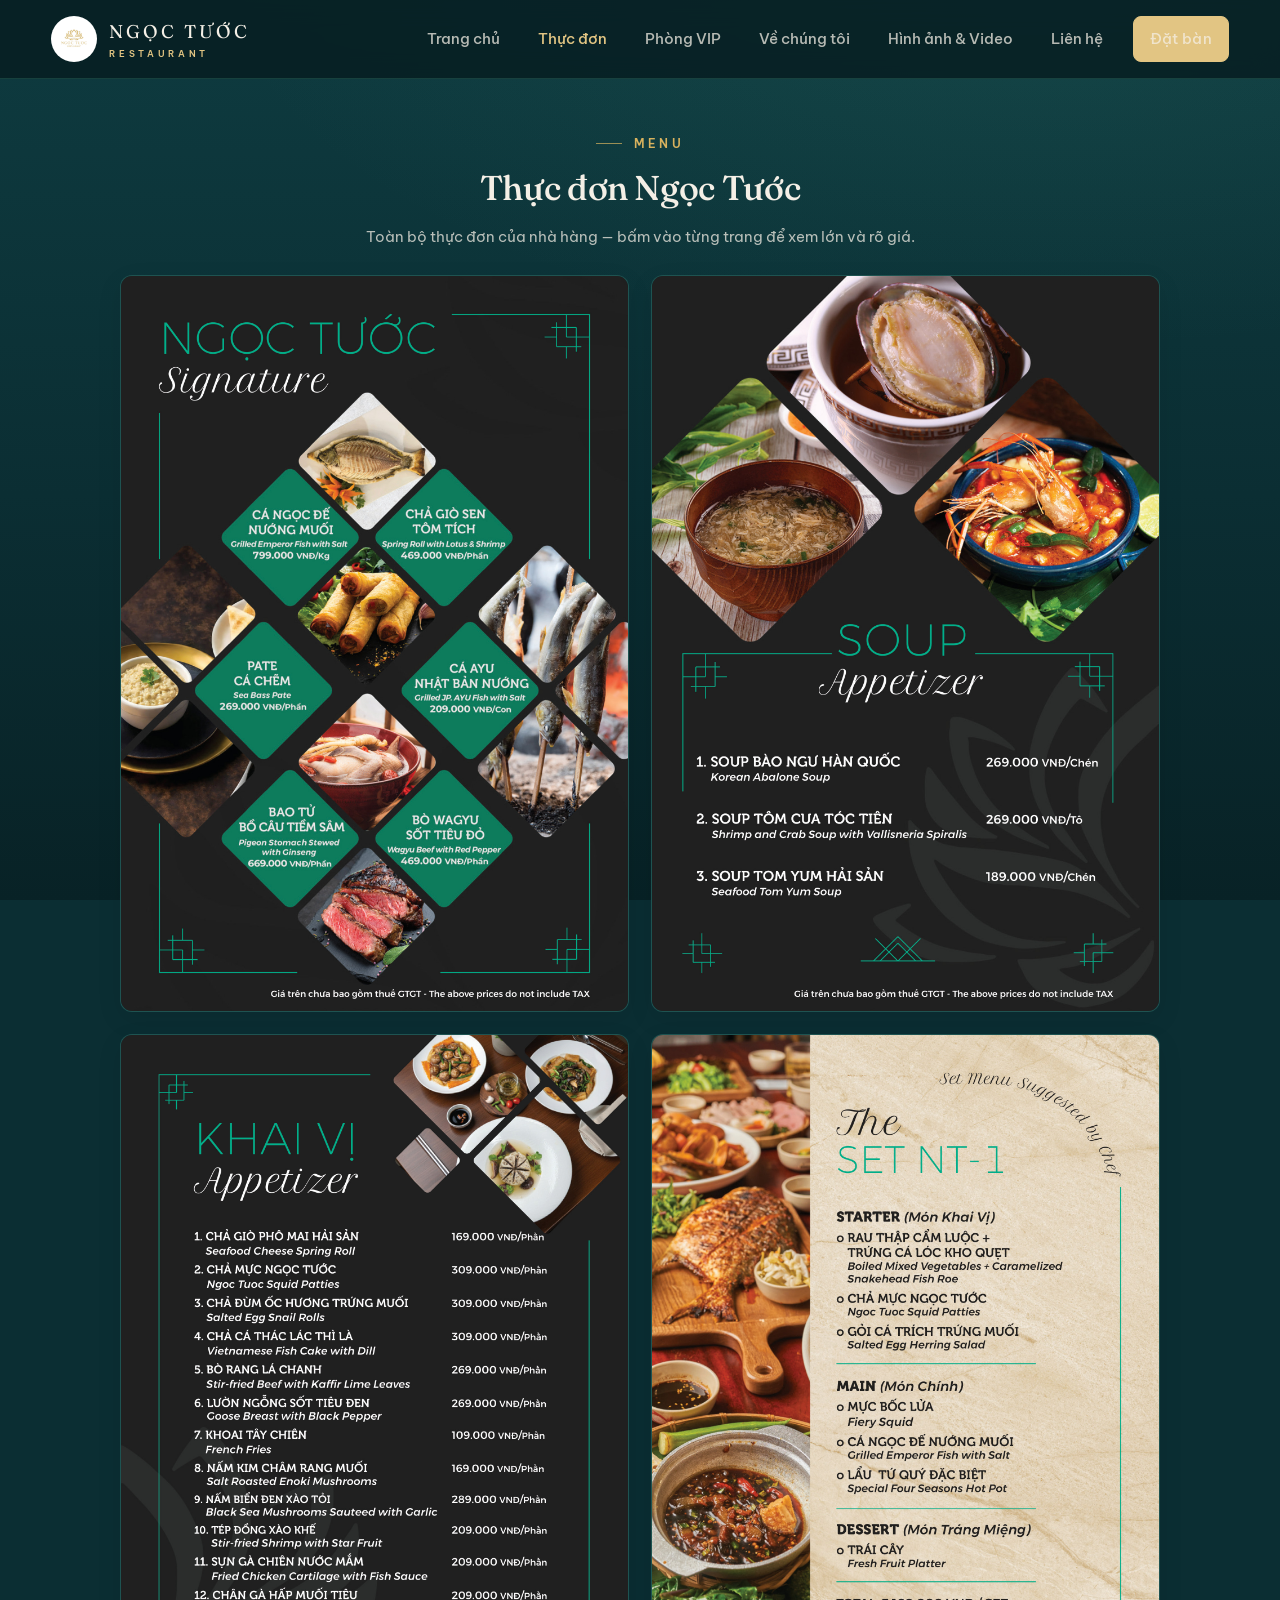
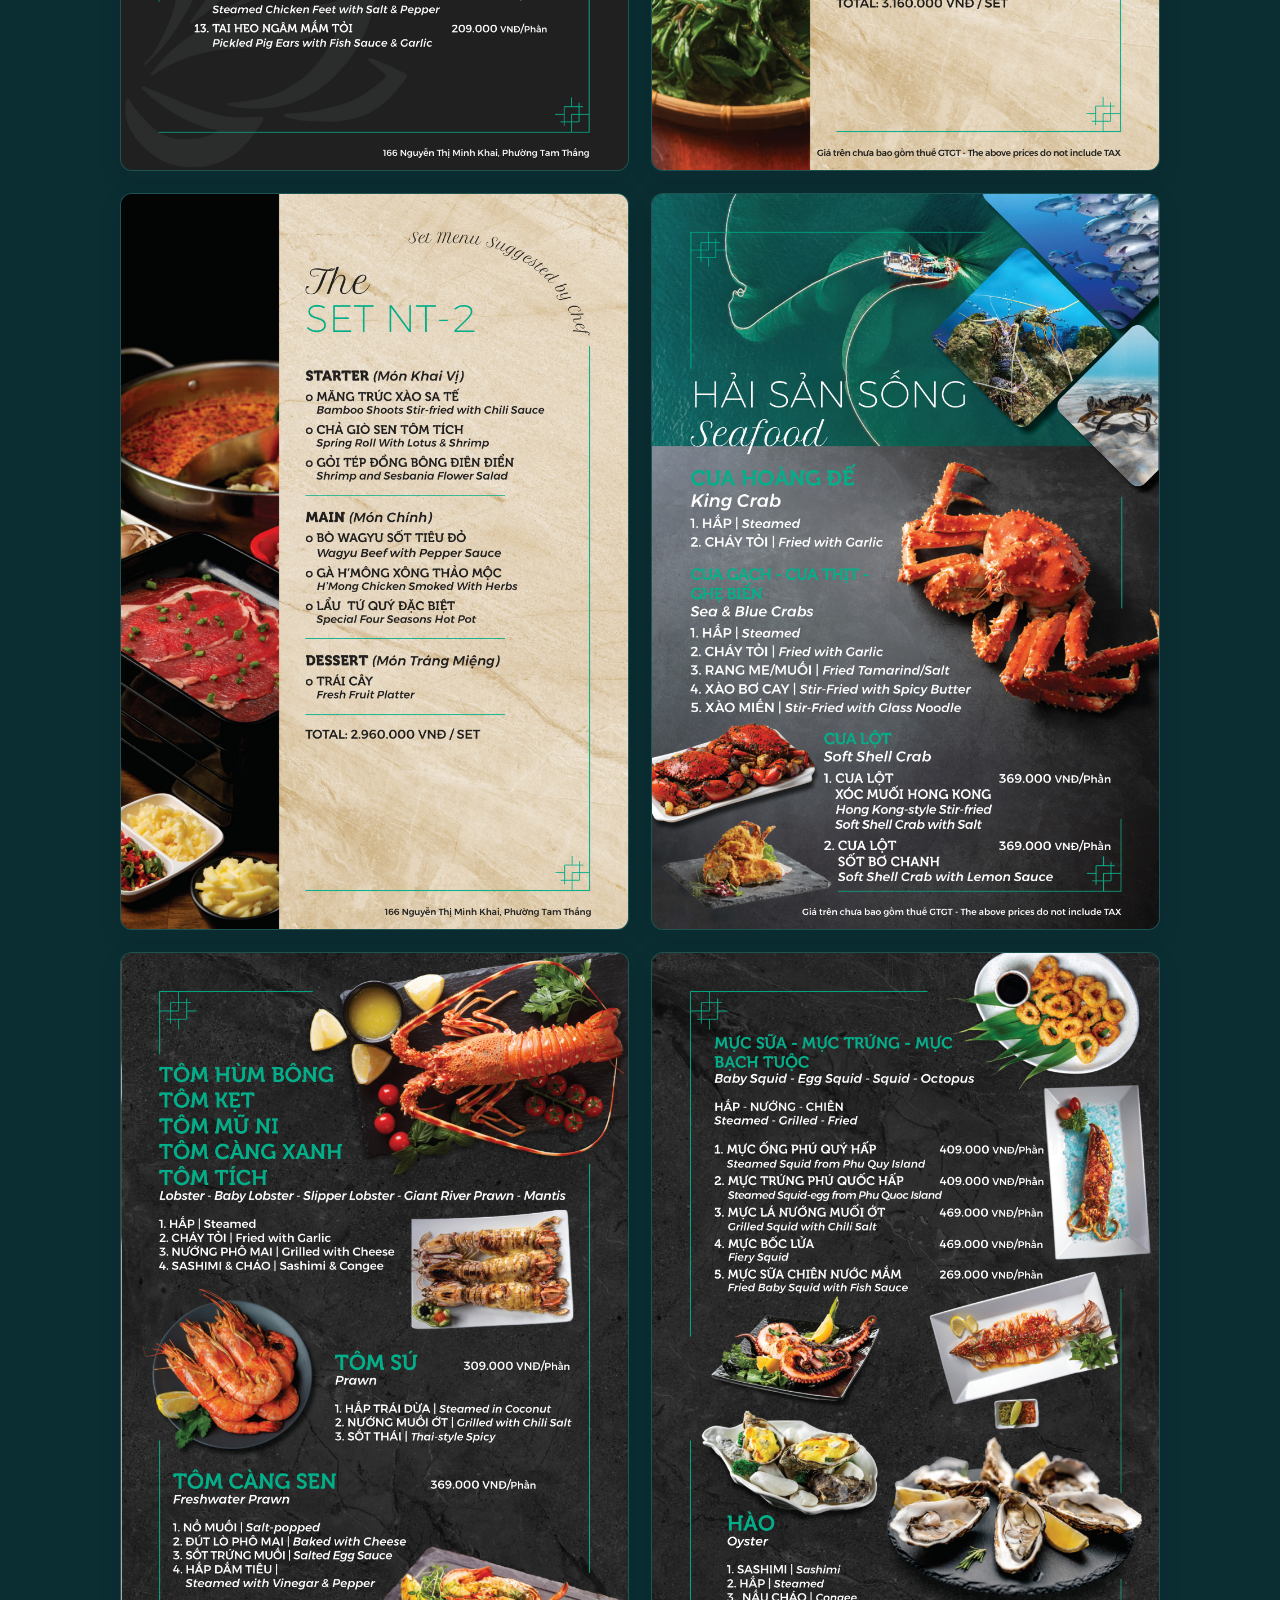
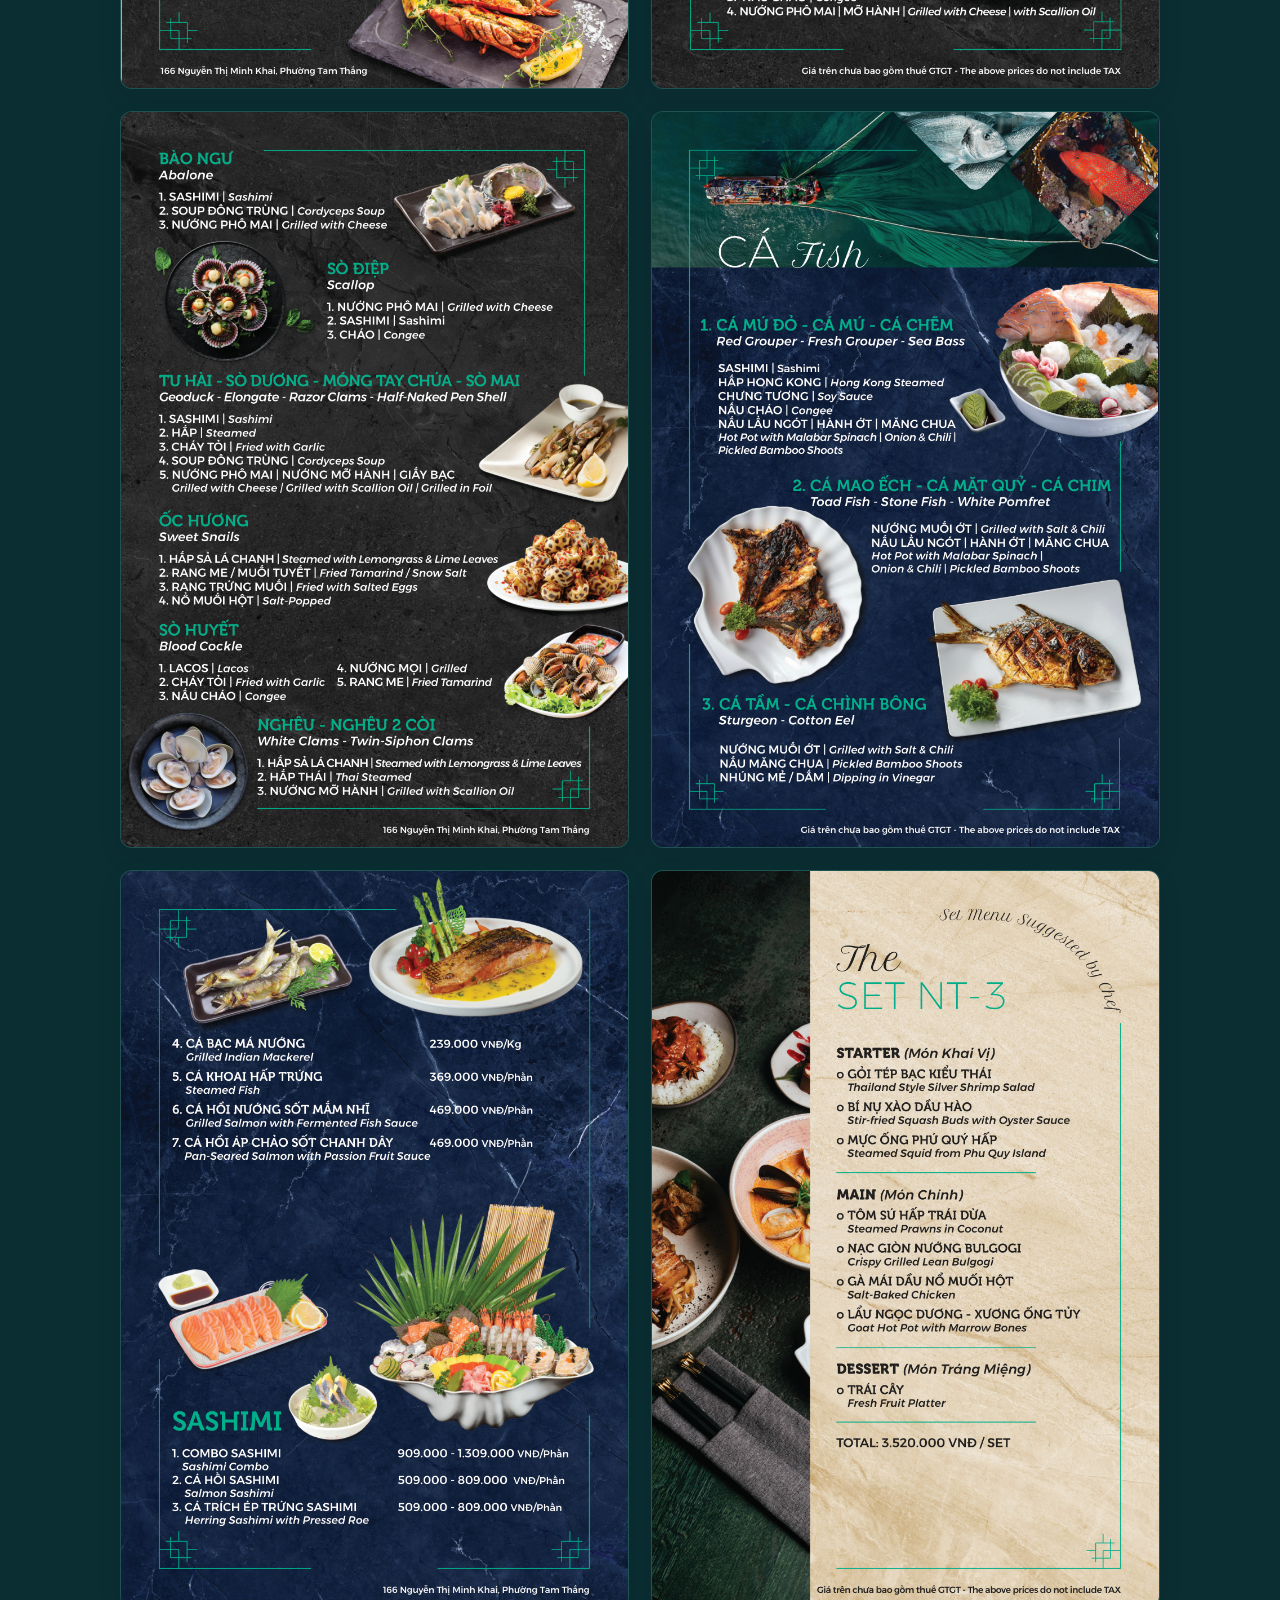
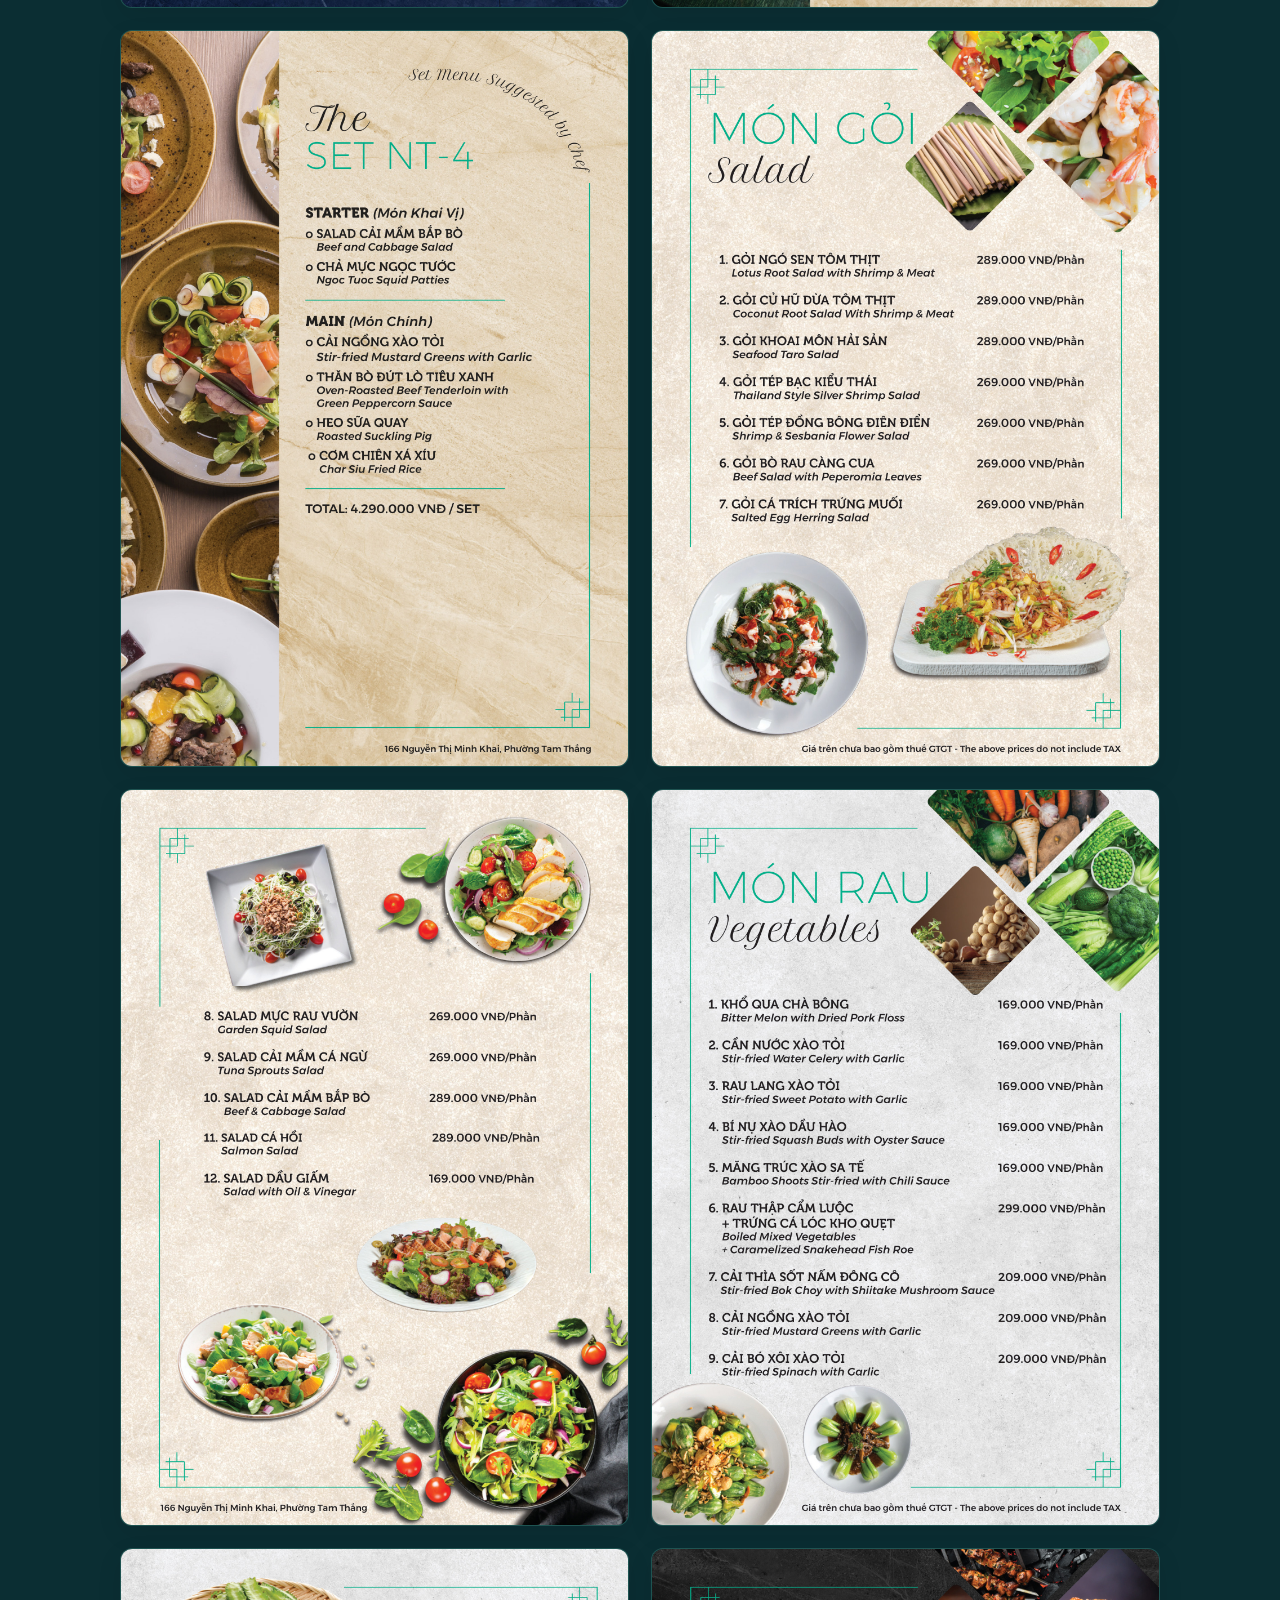
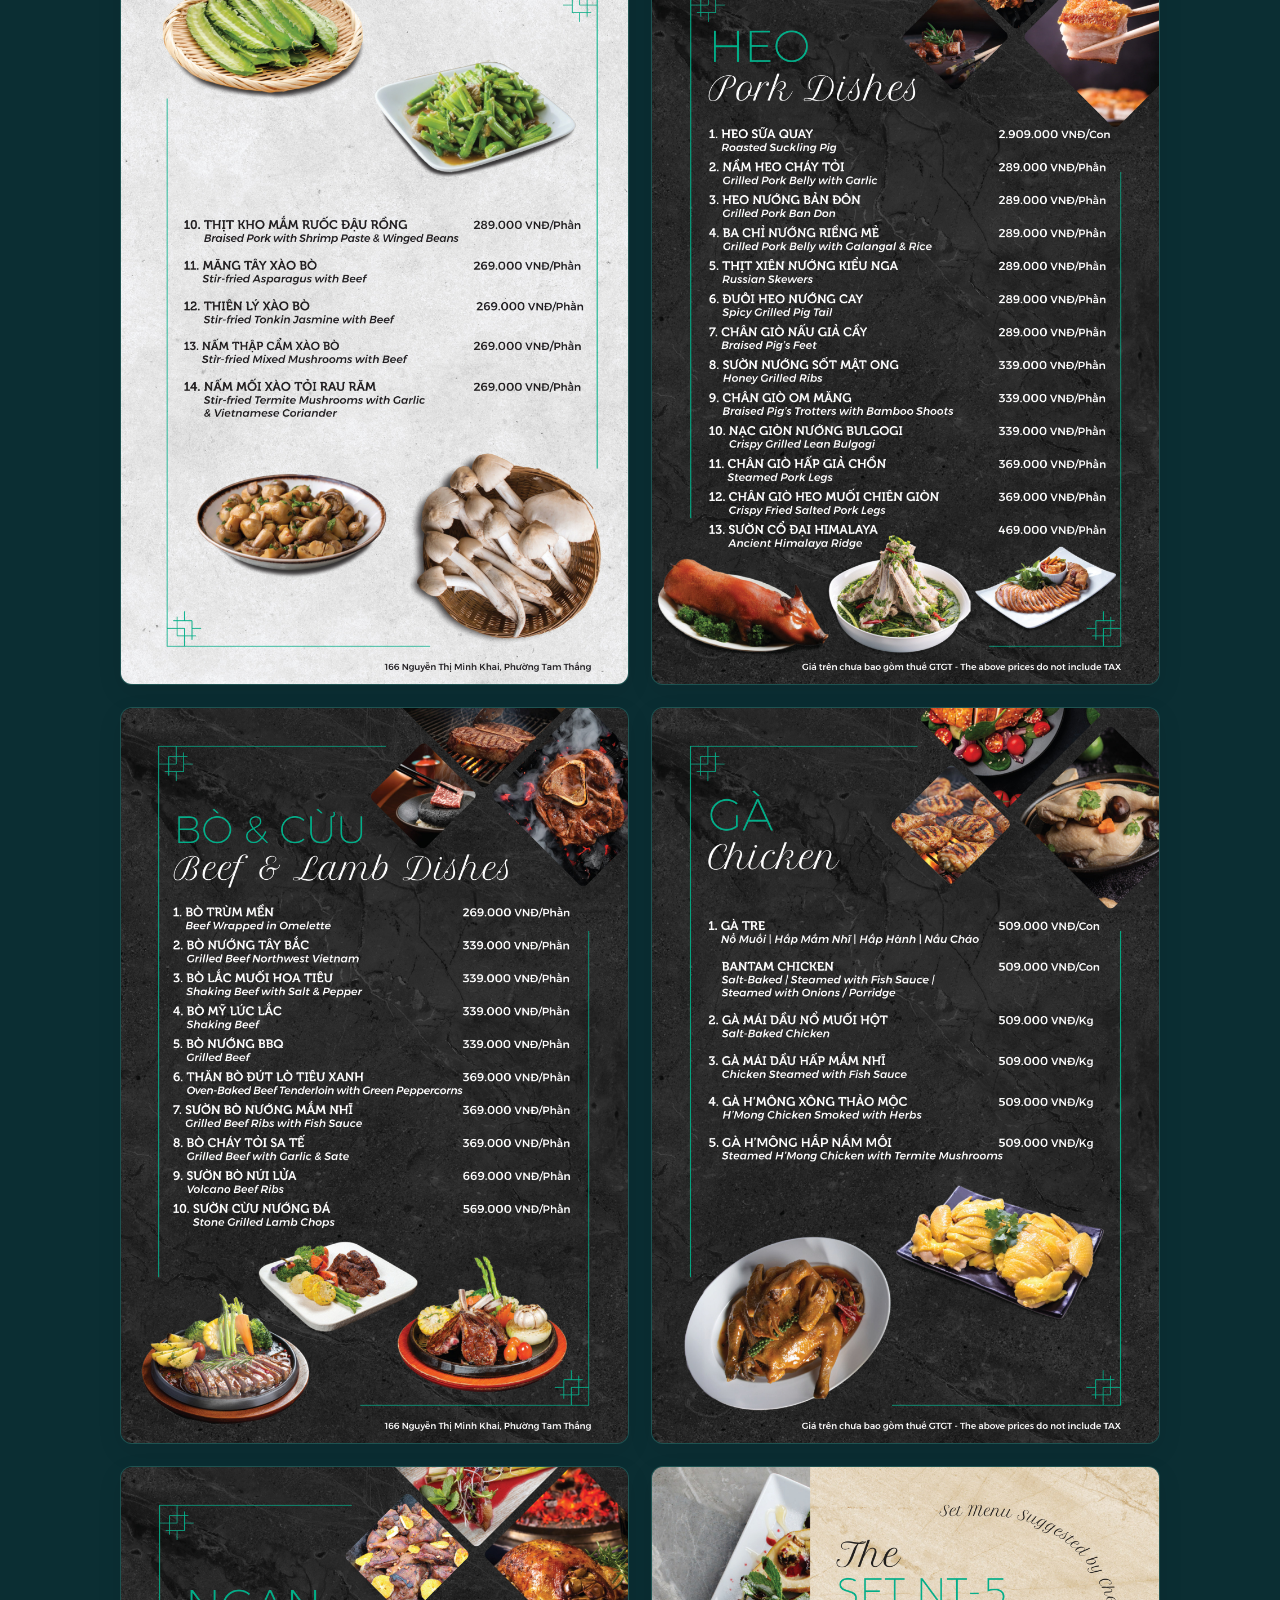
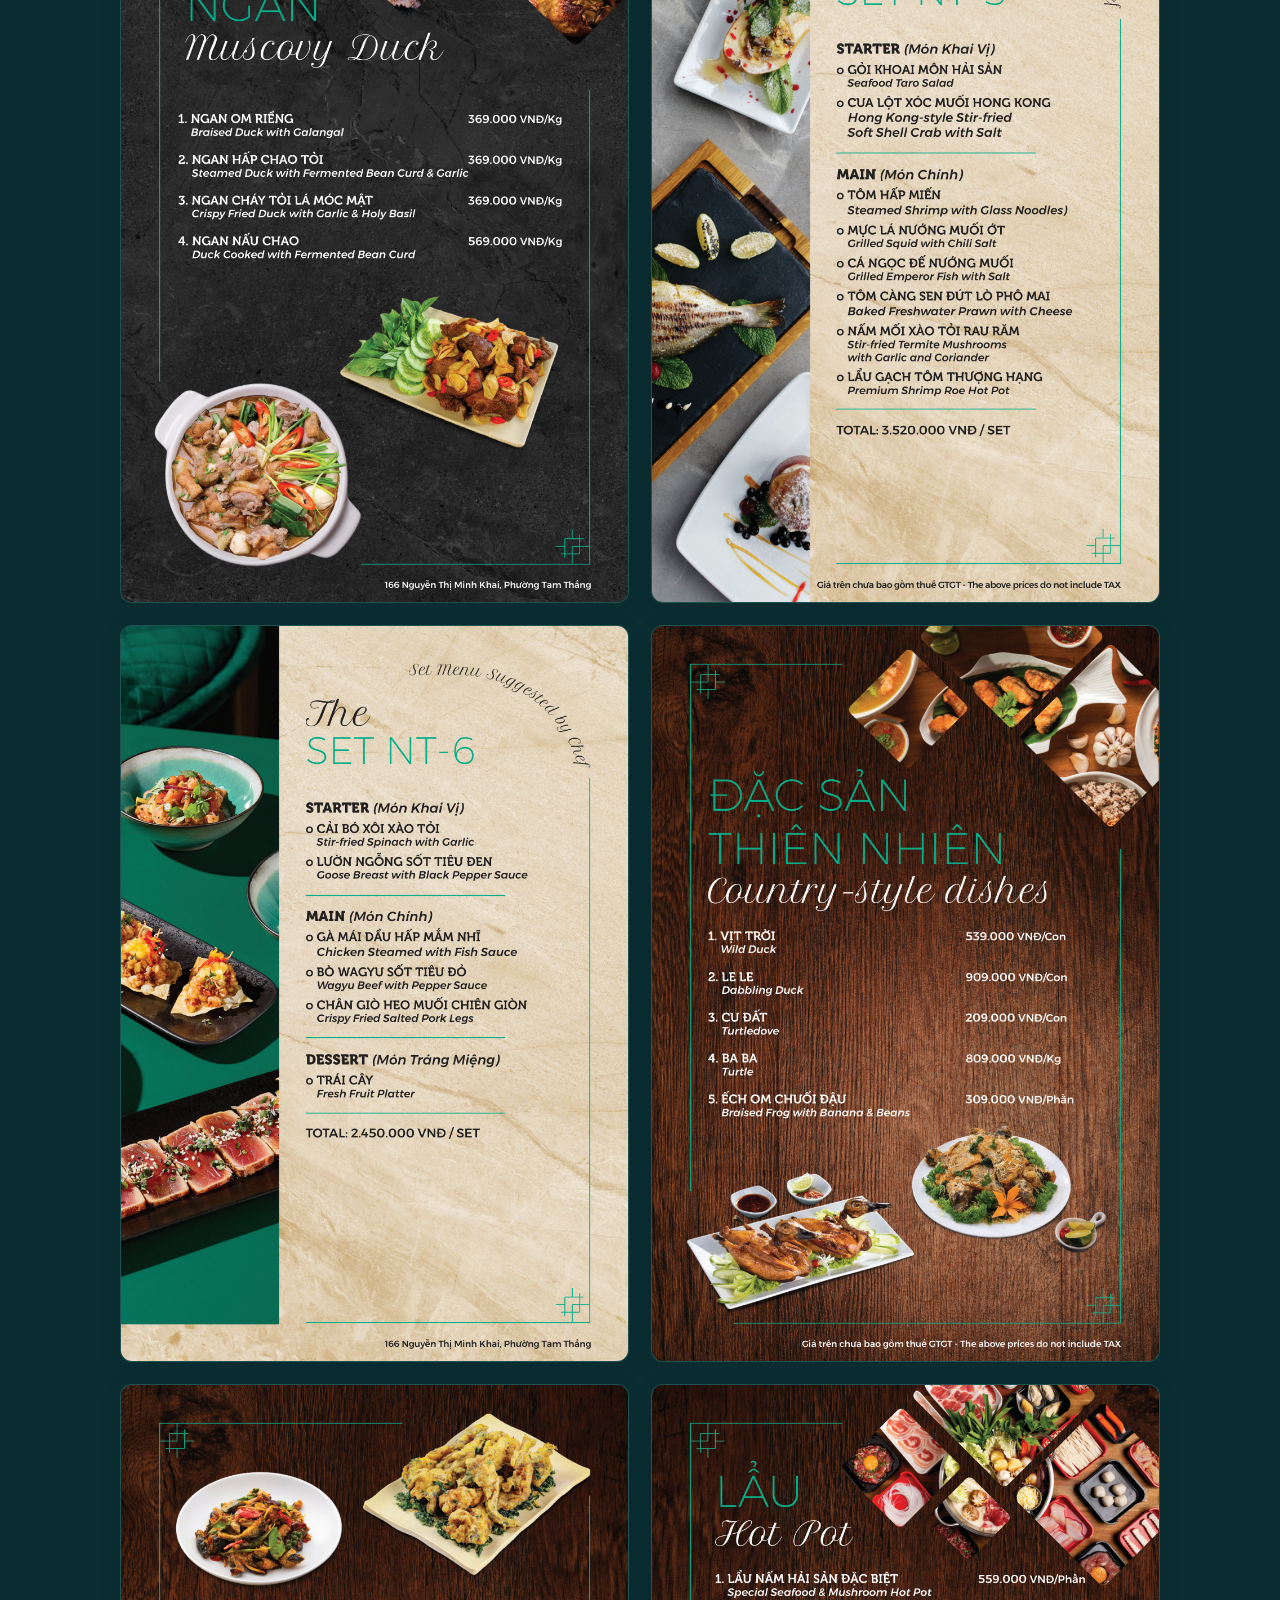
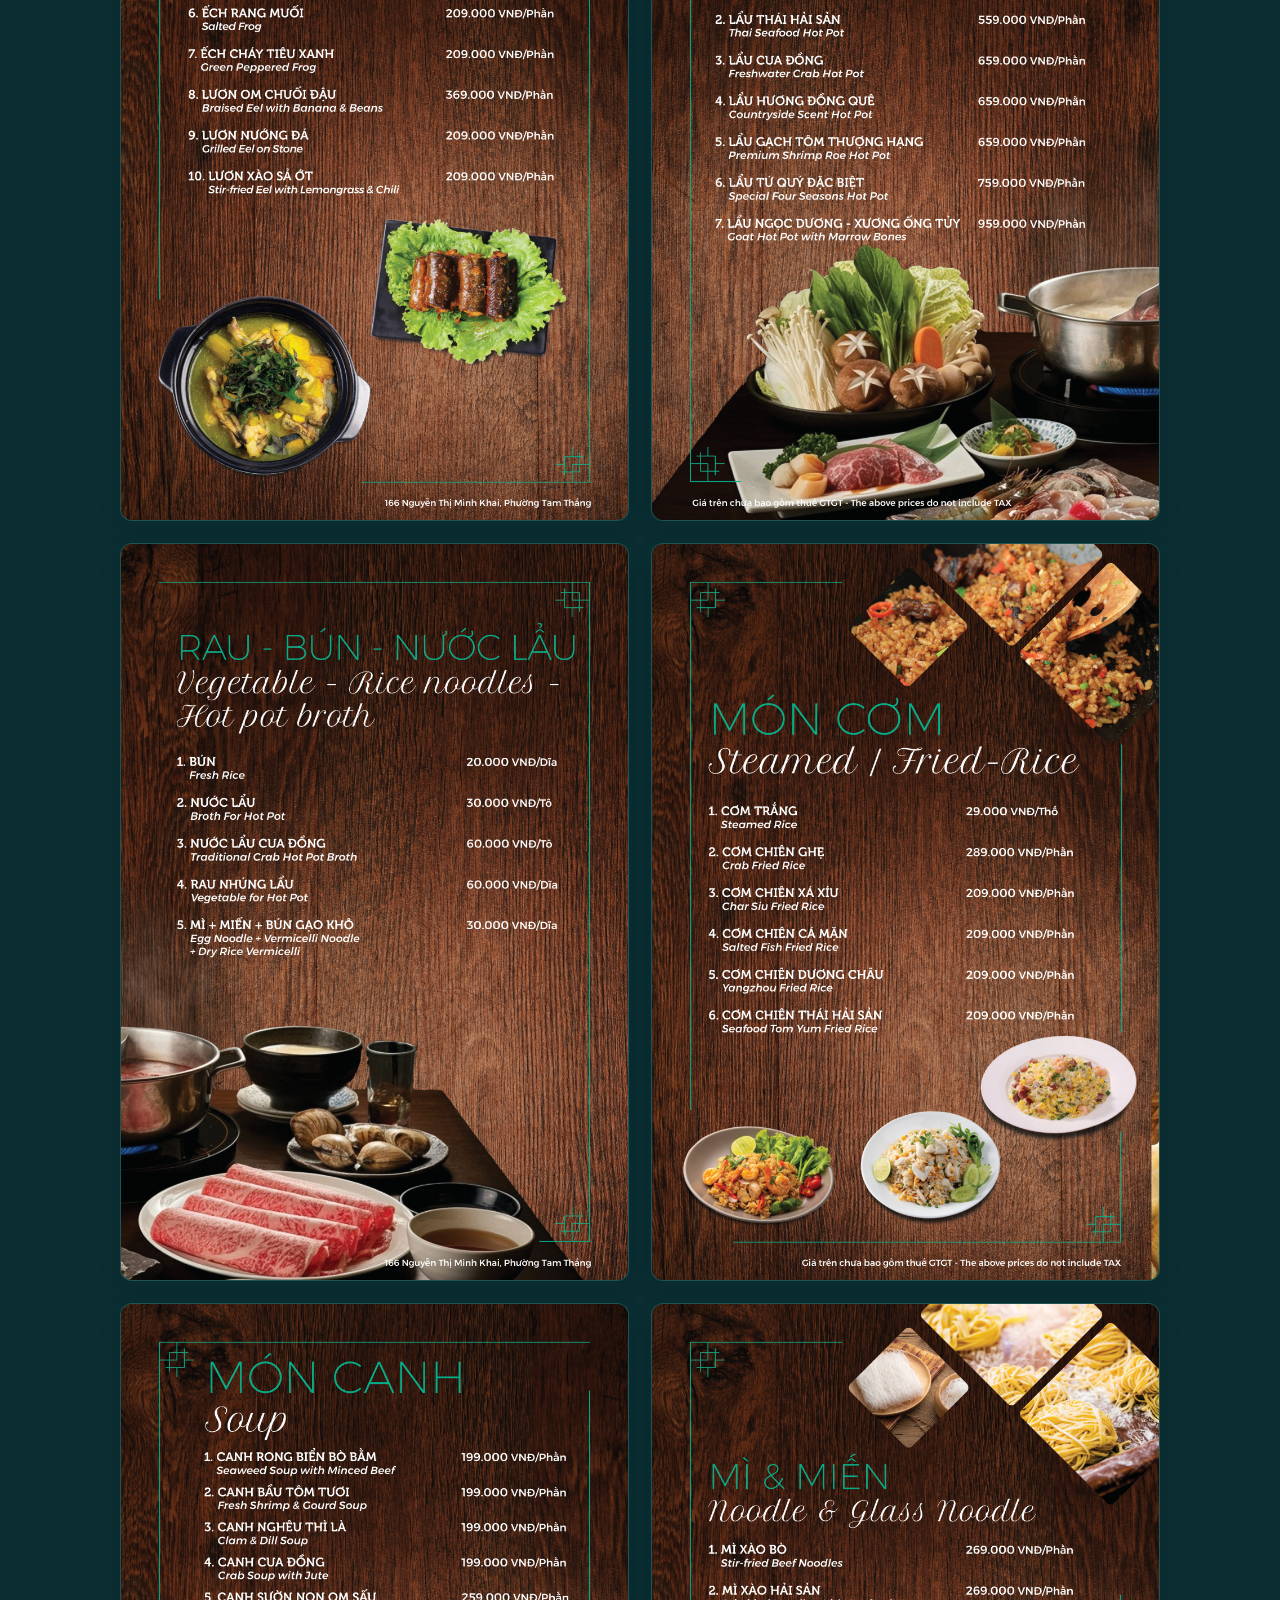
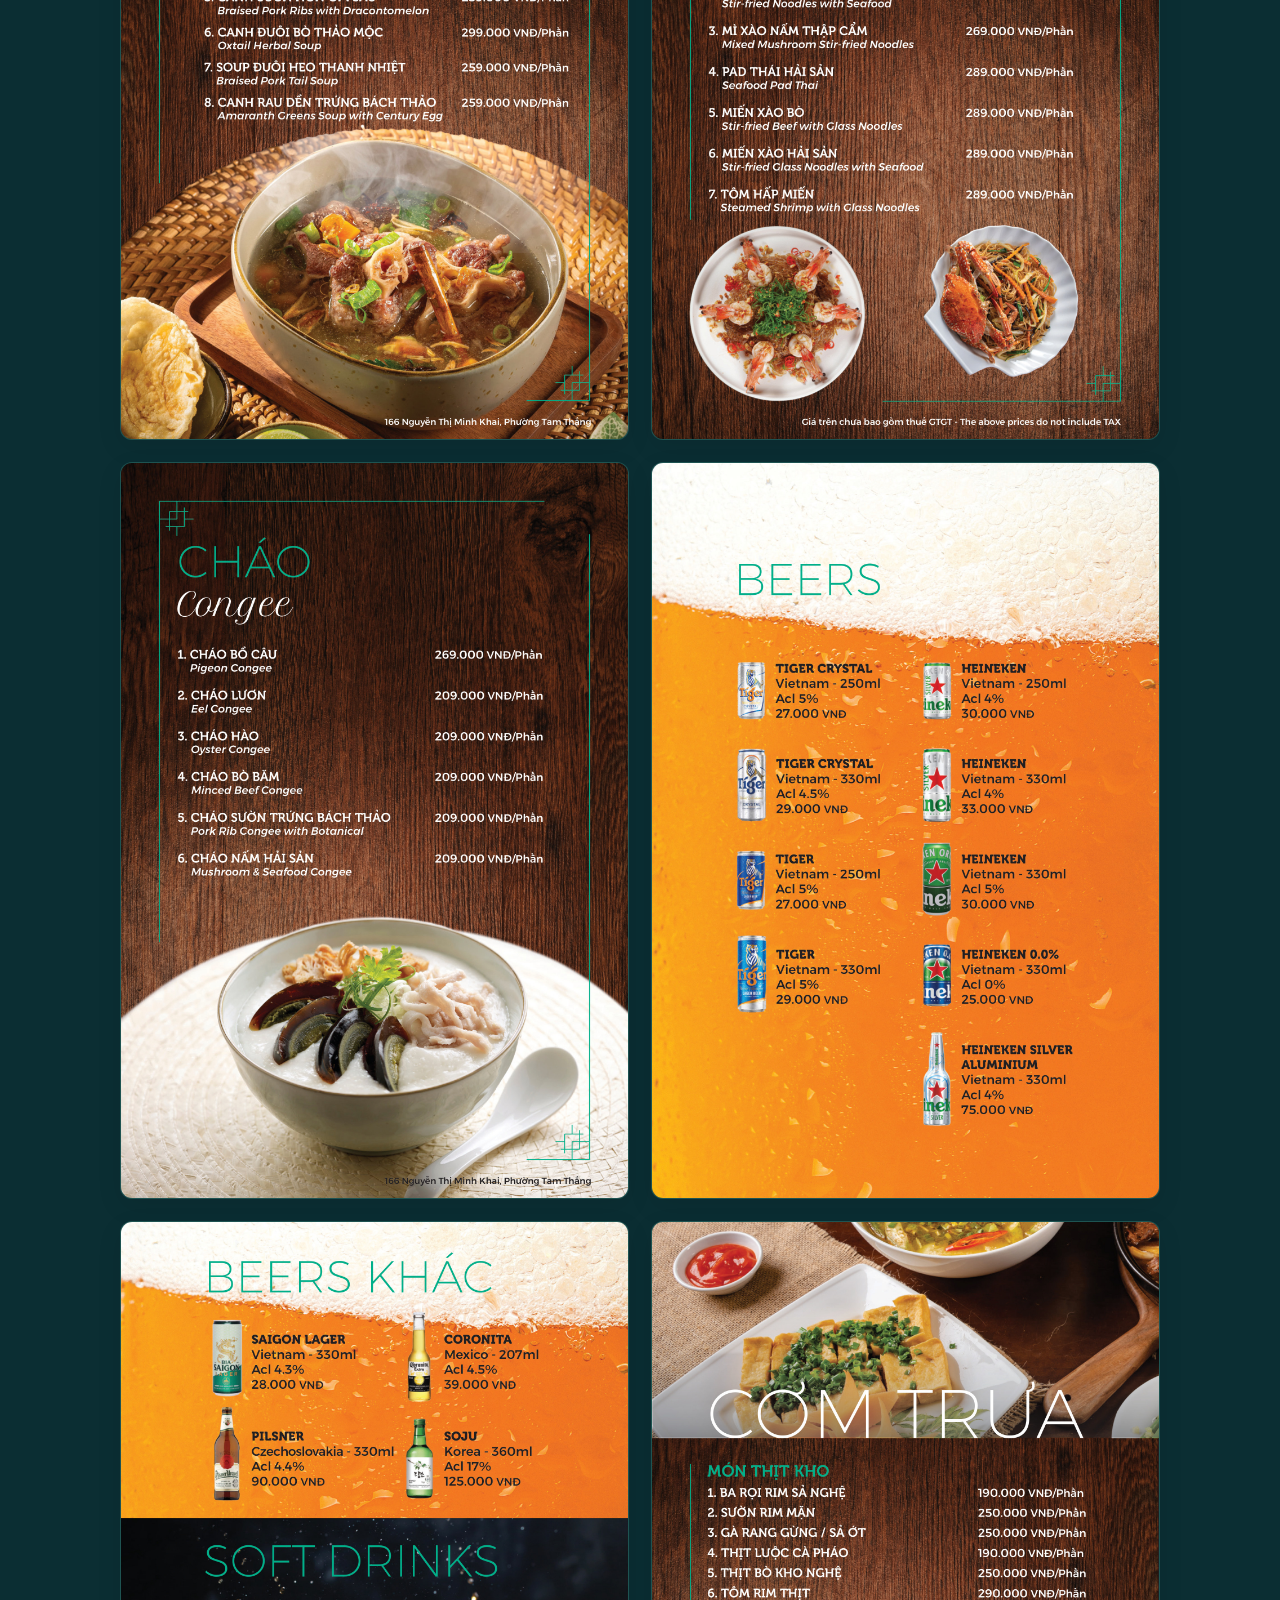
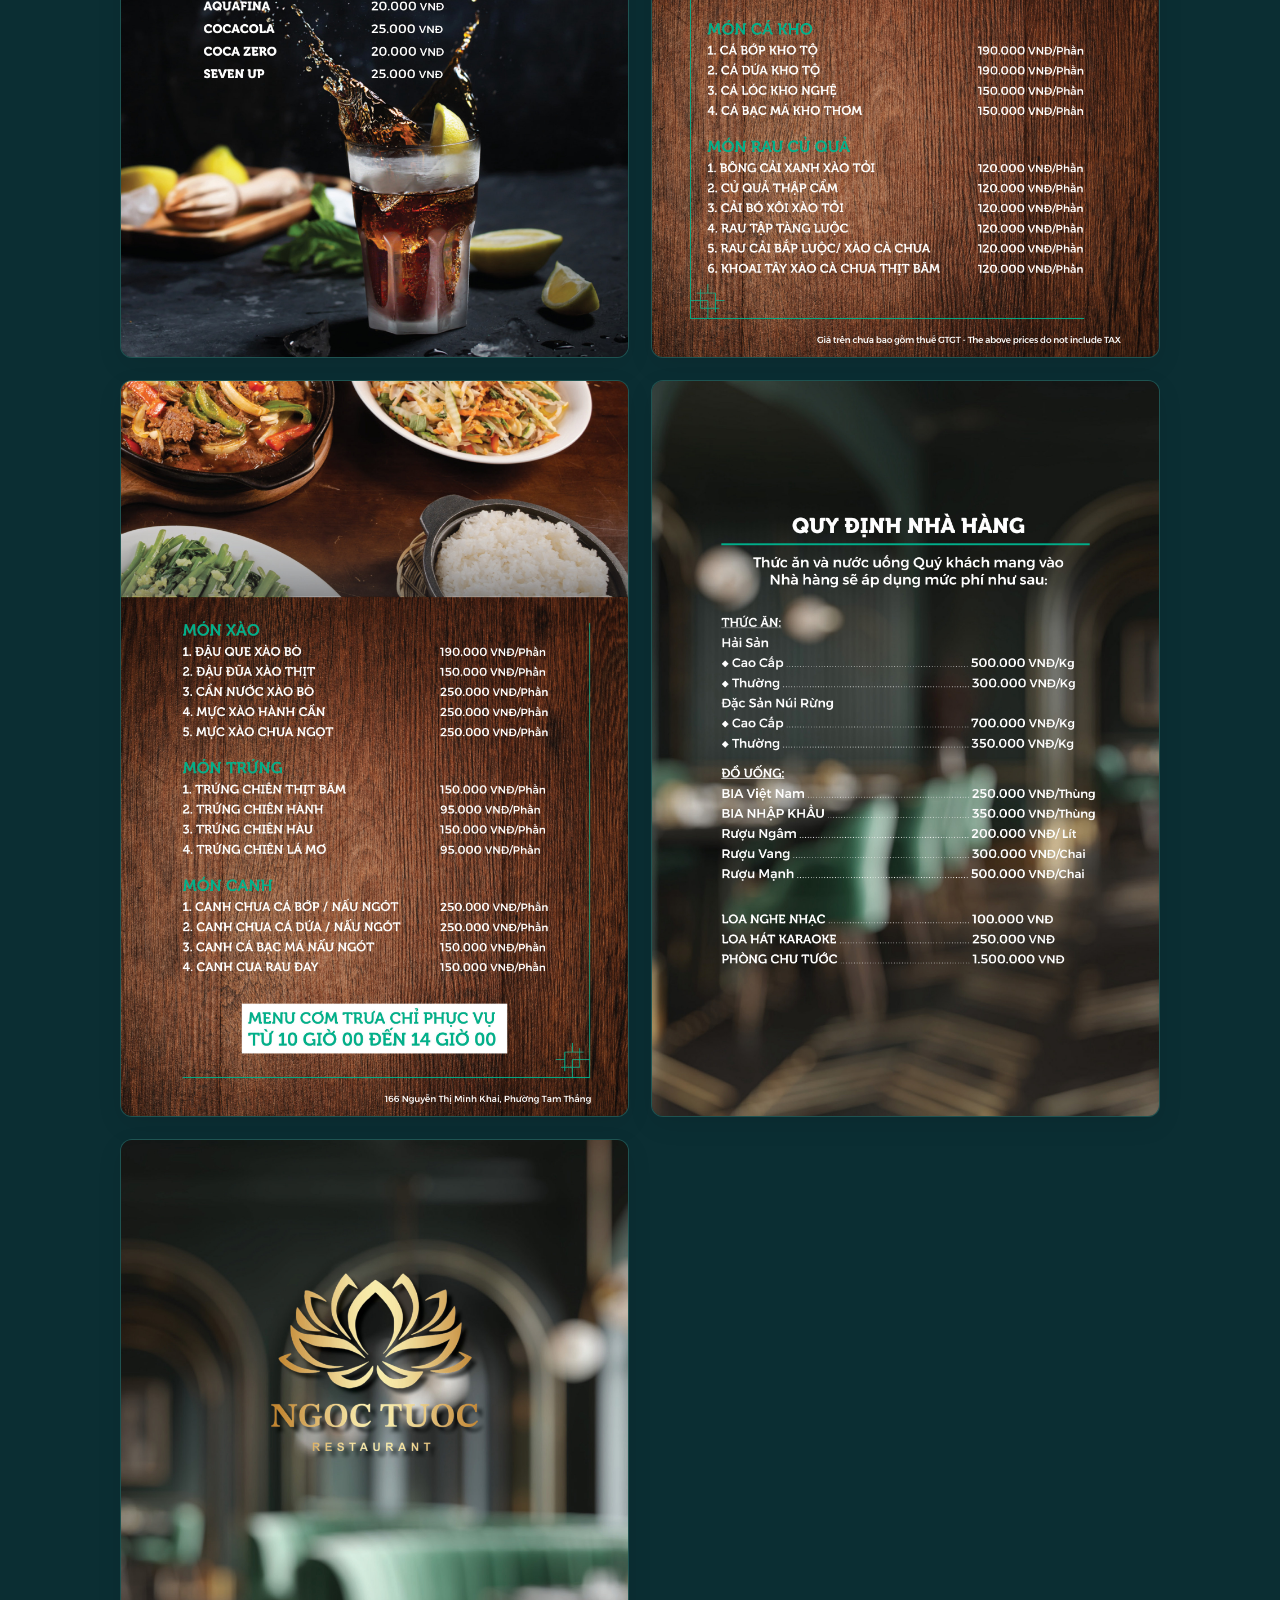
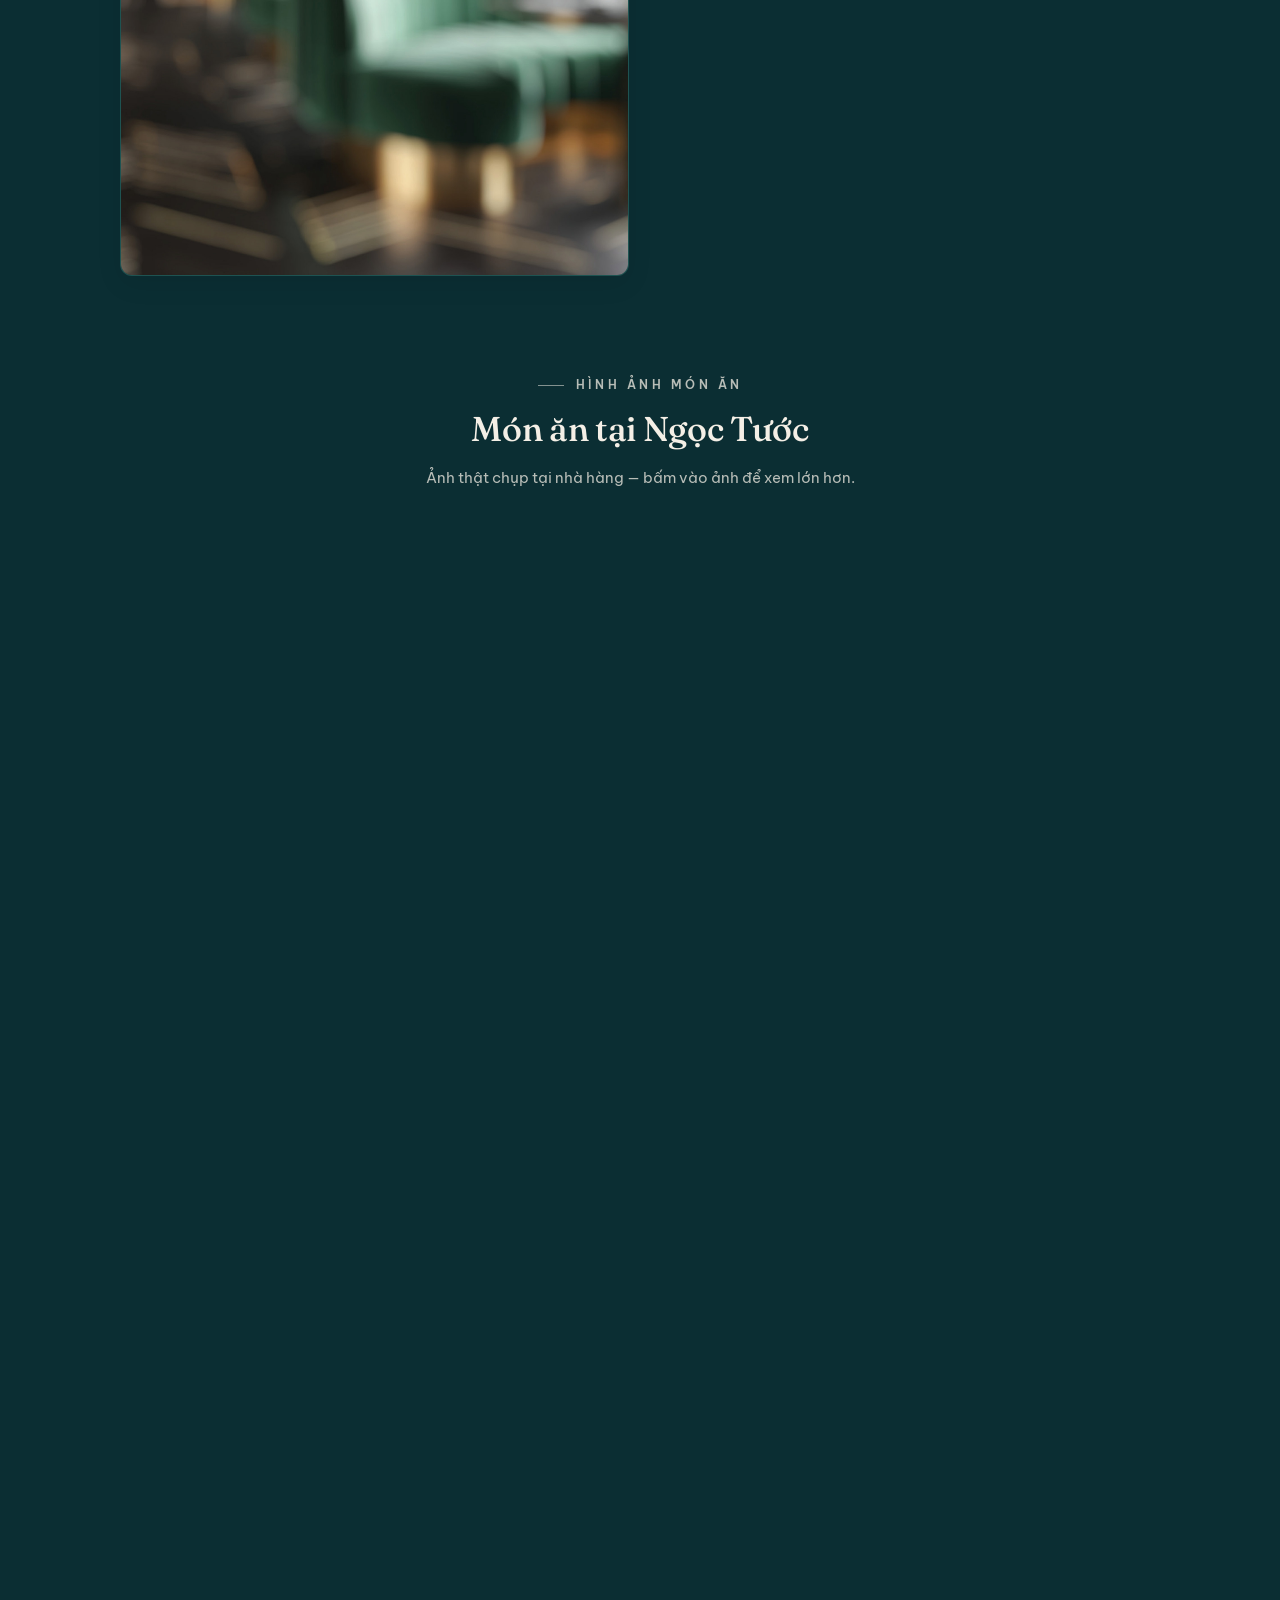
<file: menu.html>
<!DOCTYPE html>
<html lang="vi">
<head>
<meta charset="UTF-8">
<meta name="viewport" content="width=device-width, initial-scale=1.0">
<title>Thực đơn — Nhà hàng Ngọc Tước</title>
<meta name="description" content="Thực đơn Nhà hàng Ngọc Tước: súp, khai vị, hải sản tươi sống, set menu, lẩu, cháo và nhiều món đặc trưng.">
<link rel="icon" href="assets/logo.jpg">
<link rel="preconnect" href="https://fonts.googleapis.com">
<link rel="preconnect" href="https://fonts.gstatic.com" crossorigin>
<link href="https://fonts.googleapis.com/css2?family=Fraunces:ital,opsz,wght@0,9..144,400;0,9..144,500;0,9..144,600;1,9..144,500&family=Be+Vietnam+Pro:wght@300;400;500;600;700&display=swap" rel="stylesheet">
<link rel="stylesheet" href="css/style.css">
</head>
<body>

<header class="site-header">
  <div class="container nav">
    <a href="index.html" class="brand">
      <img src="assets/logo.jpg" alt="Logo Ngọc Tước">
      <span class="brand-name">NGỌC TƯỚC<small>RESTAURANT</small></span>
    </a>
    <button class="nav-toggle" aria-label="Menu">☰</button>
    <ul class="nav-links">
      <li><a href="index.html">Trang chủ</a></li>
      <li><a href="menu.html" class="active">Thực đơn</a></li>
      <li><a href="phong.html">Phòng VIP</a></li>
      <li><a href="about.html">Về chúng tôi</a></li>
      <li><a href="gallery.html">Hình ảnh &amp; Video</a></li>
      <li><a href="contact.html">Liên hệ</a></li>
      <li class="nav-cta"><a href="contact.html#dat-ban" class="btn btn--gold">Đặt bàn</a></li>
    </ul>
  </div>
</header>

<!-- Menu pages (real scanned menu) -->
<section class="section">
  <div class="container">
    <div class="section-head reveal">
      <p class="eyebrow" style="color:var(--gold-dark)">Menu</p>
      <h1 class="section-title">Thực đơn Ngọc Tước</h1>
      <p>Toàn bộ thực đơn của nhà hàng — bấm vào từng trang để xem lớn và rõ giá.</p>
    </div>
    <div class="menu-pages">
      <a class="menu-page reveal" href="assets/menu-pages/menu_ngoc_tuoc_trang_02.jpg" target="_blank" rel="noopener"><img src="assets/menu-pages/menu_ngoc_tuoc_trang_02.jpg" alt="Thực đơn Ngọc Tước - trang 1" loading="lazy"></a>
      <a class="menu-page reveal" href="assets/menu-pages/menu_ngoc_tuoc_trang_03.jpg" target="_blank" rel="noopener"><img src="assets/menu-pages/menu_ngoc_tuoc_trang_03.jpg" alt="Thực đơn Ngọc Tước - trang 2" loading="lazy"></a>
      <a class="menu-page reveal" href="assets/menu-pages/menu_ngoc_tuoc_trang_04.jpg" target="_blank" rel="noopener"><img src="assets/menu-pages/menu_ngoc_tuoc_trang_04.jpg" alt="Thực đơn Ngọc Tước - trang 3" loading="lazy"></a>
      <a class="menu-page reveal" href="assets/menu-pages/menu_ngoc_tuoc_trang_05.jpg" target="_blank" rel="noopener"><img src="assets/menu-pages/menu_ngoc_tuoc_trang_05.jpg" alt="Thực đơn Ngọc Tước - trang 4" loading="lazy"></a>
      <a class="menu-page reveal" href="assets/menu-pages/menu_ngoc_tuoc_trang_06.jpg" target="_blank" rel="noopener"><img src="assets/menu-pages/menu_ngoc_tuoc_trang_06.jpg" alt="Thực đơn Ngọc Tước - trang 5" loading="lazy"></a>
      <a class="menu-page reveal" href="assets/menu-pages/menu_ngoc_tuoc_trang_07.jpg" target="_blank" rel="noopener"><img src="assets/menu-pages/menu_ngoc_tuoc_trang_07.jpg" alt="Thực đơn Ngọc Tước - trang 6" loading="lazy"></a>
      <a class="menu-page reveal" href="assets/menu-pages/menu_ngoc_tuoc_trang_08.jpg" target="_blank" rel="noopener"><img src="assets/menu-pages/menu_ngoc_tuoc_trang_08.jpg" alt="Thực đơn Ngọc Tước - trang 7" loading="lazy"></a>
      <a class="menu-page reveal" href="assets/menu-pages/menu_ngoc_tuoc_trang_09.jpg" target="_blank" rel="noopener"><img src="assets/menu-pages/menu_ngoc_tuoc_trang_09.jpg" alt="Thực đơn Ngọc Tước - trang 8" loading="lazy"></a>
      <a class="menu-page reveal" href="assets/menu-pages/menu_ngoc_tuoc_trang_10.jpg" target="_blank" rel="noopener"><img src="assets/menu-pages/menu_ngoc_tuoc_trang_10.jpg" alt="Thực đơn Ngọc Tước - trang 9" loading="lazy"></a>
      <a class="menu-page reveal" href="assets/menu-pages/menu_ngoc_tuoc_trang_11.jpg" target="_blank" rel="noopener"><img src="assets/menu-pages/menu_ngoc_tuoc_trang_11.jpg" alt="Thực đơn Ngọc Tước - trang 10" loading="lazy"></a>
      <a class="menu-page reveal" href="assets/menu-pages/menu_ngoc_tuoc_trang_12.jpg" target="_blank" rel="noopener"><img src="assets/menu-pages/menu_ngoc_tuoc_trang_12.jpg" alt="Thực đơn Ngọc Tước - trang 11" loading="lazy"></a>
      <a class="menu-page reveal" href="assets/menu-pages/menu_ngoc_tuoc_trang_13.jpg" target="_blank" rel="noopener"><img src="assets/menu-pages/menu_ngoc_tuoc_trang_13.jpg" alt="Thực đơn Ngọc Tước - trang 12" loading="lazy"></a>
      <a class="menu-page reveal" href="assets/menu-pages/menu_ngoc_tuoc_trang_14.jpg" target="_blank" rel="noopener"><img src="assets/menu-pages/menu_ngoc_tuoc_trang_14.jpg" alt="Thực đơn Ngọc Tước - trang 13" loading="lazy"></a>
      <a class="menu-page reveal" href="assets/menu-pages/menu_ngoc_tuoc_trang_15.jpg" target="_blank" rel="noopener"><img src="assets/menu-pages/menu_ngoc_tuoc_trang_15.jpg" alt="Thực đơn Ngọc Tước - trang 14" loading="lazy"></a>
      <a class="menu-page reveal" href="assets/menu-pages/menu_ngoc_tuoc_trang_16.jpg" target="_blank" rel="noopener"><img src="assets/menu-pages/menu_ngoc_tuoc_trang_16.jpg" alt="Thực đơn Ngọc Tước - trang 15" loading="lazy"></a>
      <a class="menu-page reveal" href="assets/menu-pages/menu_ngoc_tuoc_trang_17.jpg" target="_blank" rel="noopener"><img src="assets/menu-pages/menu_ngoc_tuoc_trang_17.jpg" alt="Thực đơn Ngọc Tước - trang 16" loading="lazy"></a>
      <a class="menu-page reveal" href="assets/menu-pages/menu_ngoc_tuoc_trang_18.jpg" target="_blank" rel="noopener"><img src="assets/menu-pages/menu_ngoc_tuoc_trang_18.jpg" alt="Thực đơn Ngọc Tước - trang 17" loading="lazy"></a>
      <a class="menu-page reveal" href="assets/menu-pages/menu_ngoc_tuoc_trang_19.jpg" target="_blank" rel="noopener"><img src="assets/menu-pages/menu_ngoc_tuoc_trang_19.jpg" alt="Thực đơn Ngọc Tước - trang 18" loading="lazy"></a>
      <a class="menu-page reveal" href="assets/menu-pages/menu_ngoc_tuoc_trang_20.jpg" target="_blank" rel="noopener"><img src="assets/menu-pages/menu_ngoc_tuoc_trang_20.jpg" alt="Thực đơn Ngọc Tước - trang 19" loading="lazy"></a>
      <a class="menu-page reveal" href="assets/menu-pages/menu_ngoc_tuoc_trang_21.jpg" target="_blank" rel="noopener"><img src="assets/menu-pages/menu_ngoc_tuoc_trang_21.jpg" alt="Thực đơn Ngọc Tước - trang 20" loading="lazy"></a>
      <a class="menu-page reveal" href="assets/menu-pages/menu_ngoc_tuoc_trang_22.jpg" target="_blank" rel="noopener"><img src="assets/menu-pages/menu_ngoc_tuoc_trang_22.jpg" alt="Thực đơn Ngọc Tước - trang 21" loading="lazy"></a>
      <a class="menu-page reveal" href="assets/menu-pages/menu_ngoc_tuoc_trang_23.jpg" target="_blank" rel="noopener"><img src="assets/menu-pages/menu_ngoc_tuoc_trang_23.jpg" alt="Thực đơn Ngọc Tước - trang 22" loading="lazy"></a>
      <a class="menu-page reveal" href="assets/menu-pages/menu_ngoc_tuoc_trang_24.jpg" target="_blank" rel="noopener"><img src="assets/menu-pages/menu_ngoc_tuoc_trang_24.jpg" alt="Thực đơn Ngọc Tước - trang 23" loading="lazy"></a>
      <a class="menu-page reveal" href="assets/menu-pages/menu_ngoc_tuoc_trang_25.jpg" target="_blank" rel="noopener"><img src="assets/menu-pages/menu_ngoc_tuoc_trang_25.jpg" alt="Thực đơn Ngọc Tước - trang 24" loading="lazy"></a>
      <a class="menu-page reveal" href="assets/menu-pages/menu_ngoc_tuoc_trang_26.jpg" target="_blank" rel="noopener"><img src="assets/menu-pages/menu_ngoc_tuoc_trang_26.jpg" alt="Thực đơn Ngọc Tước - trang 25" loading="lazy"></a>
      <a class="menu-page reveal" href="assets/menu-pages/menu_ngoc_tuoc_trang_27.jpg" target="_blank" rel="noopener"><img src="assets/menu-pages/menu_ngoc_tuoc_trang_27.jpg" alt="Thực đơn Ngọc Tước - trang 26" loading="lazy"></a>
      <a class="menu-page reveal" href="assets/menu-pages/menu_ngoc_tuoc_trang_28.jpg" target="_blank" rel="noopener"><img src="assets/menu-pages/menu_ngoc_tuoc_trang_28.jpg" alt="Thực đơn Ngọc Tước - trang 27" loading="lazy"></a>
      <a class="menu-page reveal" href="assets/menu-pages/menu_ngoc_tuoc_trang_29.jpg" target="_blank" rel="noopener"><img src="assets/menu-pages/menu_ngoc_tuoc_trang_29.jpg" alt="Thực đơn Ngọc Tước - trang 28" loading="lazy"></a>
      <a class="menu-page reveal" href="assets/menu-pages/menu_ngoc_tuoc_trang_30.jpg" target="_blank" rel="noopener"><img src="assets/menu-pages/menu_ngoc_tuoc_trang_30.jpg" alt="Thực đơn Ngọc Tước - trang 29" loading="lazy"></a>
      <a class="menu-page reveal" href="assets/menu-pages/menu_ngoc_tuoc_trang_31.jpg" target="_blank" rel="noopener"><img src="assets/menu-pages/menu_ngoc_tuoc_trang_31.jpg" alt="Thực đơn Ngọc Tước - trang 30" loading="lazy"></a>
      <a class="menu-page reveal" href="assets/menu-pages/menu_ngoc_tuoc_trang_32.jpg" target="_blank" rel="noopener"><img src="assets/menu-pages/menu_ngoc_tuoc_trang_32.jpg" alt="Thực đơn Ngọc Tước - trang 31" loading="lazy"></a>
      <a class="menu-page reveal" href="assets/menu-pages/menu_ngoc_tuoc_trang_33.jpg" target="_blank" rel="noopener"><img src="assets/menu-pages/menu_ngoc_tuoc_trang_33.jpg" alt="Thực đơn Ngọc Tước - trang 32" loading="lazy"></a>
      <a class="menu-page reveal" href="assets/menu-pages/menu_ngoc_tuoc_trang_34.jpg" target="_blank" rel="noopener"><img src="assets/menu-pages/menu_ngoc_tuoc_trang_34.jpg" alt="Thực đơn Ngọc Tước - trang 33" loading="lazy"></a>
      <a class="menu-page reveal" href="assets/menu-pages/menu_ngoc_tuoc_trang_35.jpg" target="_blank" rel="noopener"><img src="assets/menu-pages/menu_ngoc_tuoc_trang_35.jpg" alt="Thực đơn Ngọc Tước - trang 34" loading="lazy"></a>
      <a class="menu-page reveal" href="assets/menu-pages/menu_ngoc_tuoc_trang_36.jpg" target="_blank" rel="noopener"><img src="assets/menu-pages/menu_ngoc_tuoc_trang_36.jpg" alt="Thực đơn Ngọc Tước - trang 35" loading="lazy"></a>
      <a class="menu-page reveal" href="assets/menu-pages/menu_ngoc_tuoc_trang_37.jpg" target="_blank" rel="noopener"><img src="assets/menu-pages/menu_ngoc_tuoc_trang_37.jpg" alt="Thực đơn Ngọc Tước - trang 36" loading="lazy"></a>
      <a class="menu-page reveal" href="assets/menu-pages/menu_ngoc_tuoc_trang_38.jpg" target="_blank" rel="noopener"><img src="assets/menu-pages/menu_ngoc_tuoc_trang_38.jpg" alt="Thực đơn Ngọc Tước - trang 37" loading="lazy"></a>
    </div>
  </div>
</section>


<!-- Dish photo gallery -->
<section class="section">
  <div class="container">
    <div class="section-head reveal">
      <p class="eyebrow">Hình ảnh món ăn</p>
      <h2 class="section-title">Món ăn tại Ngọc Tước</h2>
      <p>Ảnh thật chụp tại nhà hàng — bấm vào ảnh để xem lớn hơn.</p>
    </div>
    <div class="dish-grid">
      <a class="dish-tile reveal" href="assets/mon-an/pate-ngoc-tuoc.jpg" target="_blank" rel="noopener"><img src="assets/mon-an/pate-ngoc-tuoc.jpg" alt="Paté Ngọc Tước" loading="lazy"><b>Paté Ngọc Tước</b></a>
      <a class="dish-tile reveal" href="assets/mon-an/goi-bap-bo-rau-cang-cua.jpg" target="_blank" rel="noopener"><img src="assets/mon-an/goi-bap-bo-rau-cang-cua.jpg" alt="Gỏi bắp bò rau càng cua" loading="lazy"><b>Gỏi bắp bò rau càng cua</b></a>
      <a class="dish-tile reveal" href="assets/mon-an/goi-tep-dong-bong-dien-dien.jpg" target="_blank" rel="noopener"><img src="assets/mon-an/goi-tep-dong-bong-dien-dien.jpg" alt="Gỏi tép đồng bông điên điển" loading="lazy"><b>Gỏi tép đồng bông điên điển</b></a>
      <a class="dish-tile reveal" href="assets/mon-an/tai-heo-ngam-mam-toi.jpg" target="_blank" rel="noopener"><img src="assets/mon-an/tai-heo-ngam-mam-toi.jpg" alt="Tai heo ngâm mắm tỏi" loading="lazy"><b>Tai heo ngâm mắm tỏi</b></a>
      <a class="dish-tile reveal" href="assets/mon-an/chan-ga-hap-muoi.jpg" target="_blank" rel="noopener"><img src="assets/mon-an/chan-ga-hap-muoi.jpg" alt="Chân gà hấp muối" loading="lazy"><b>Chân gà hấp muối</b></a>
      <a class="dish-tile reveal" href="assets/mon-an/cha-dum-oc-huong.jpg" target="_blank" rel="noopener"><img src="assets/mon-an/cha-dum-oc-huong.jpg" alt="Chả đùm ốc hương" loading="lazy"><b>Chả đùm ốc hương</b></a>

      <a class="dish-tile reveal" href="assets/mon-an/combo-sashimi.jpg" target="_blank" rel="noopener"><img src="assets/mon-an/combo-sashimi.jpg" alt="Combo sashimi" loading="lazy"><b>Combo sashimi</b></a>
      <a class="dish-tile reveal" href="assets/mon-an/cua-lot-sot-bo-chanh.jpg" target="_blank" rel="noopener"><img src="assets/mon-an/cua-lot-sot-bo-chanh.jpg" alt="Cua lột sốt bơ chanh" loading="lazy"><b>Cua lột sốt bơ chanh</b></a>
      <a class="dish-tile reveal" href="assets/mon-an/tom-hap-mien.jpg" target="_blank" rel="noopener"><img src="assets/mon-an/tom-hap-mien.jpg" alt="Tôm hấp miến" loading="lazy"><b>Tôm hấp miến</b></a>
      <a class="dish-tile reveal" href="assets/mon-an/muc-boc-lua.jpg" target="_blank" rel="noopener"><img src="assets/mon-an/muc-boc-lua.jpg" alt="Mực bọc lửa" loading="lazy"><b>Mực bọc lửa</b></a>
      <a class="dish-tile reveal" href="assets/mon-an/oc-do-nuong-tieu-xanh.jpg" target="_blank" rel="noopener"><img src="assets/mon-an/oc-do-nuong-tieu-xanh.jpg" alt="Ốc đỏ nướng tiêu xanh" loading="lazy"><b>Ốc đỏ nướng tiêu xanh</b></a>
      <a class="dish-tile reveal" href="assets/mon-an/ca-hoi-sot-chanh-day.jpg" target="_blank" rel="noopener"><img src="assets/mon-an/ca-hoi-sot-chanh-day.jpg" alt="Cá hồi sốt chanh dây" loading="lazy"><b>Cá hồi sốt chanh dây</b></a>
      <a class="dish-tile reveal" href="assets/mon-an/luon-nuong-da.jpg" target="_blank" rel="noopener"><img src="assets/mon-an/luon-nuong-da.jpg" alt="Lươn nướng đá" loading="lazy"><b>Lươn nướng đá</b></a>

      <a class="dish-tile reveal" href="assets/mon-an/bo-wagyu-sot-tieu-do.jpg" target="_blank" rel="noopener"><img src="assets/mon-an/bo-wagyu-sot-tieu-do.jpg" alt="Bò Wagyu sốt tiêu đỏ" loading="lazy"><b>Bò Wagyu sốt tiêu đỏ</b></a>
      <a class="dish-tile reveal" href="assets/mon-an/suon-cuu-nuong-da.jpg" target="_blank" rel="noopener"><img src="assets/mon-an/suon-cuu-nuong-da.jpg" alt="Sườn cừu nướng đá" loading="lazy"><b>Sườn cừu nướng đá</b></a>
      <a class="dish-tile reveal" href="assets/mon-an/suon-co-dai-himalia.jpg" target="_blank" rel="noopener"><img src="assets/mon-an/suon-co-dai-himalia.jpg" alt="Sườn cổ đại Himalaya" loading="lazy"><b>Sườn cổ đại Himalaya</b></a>
      <a class="dish-tile reveal" href="assets/mon-an/dui-de-quay.jpg" target="_blank" rel="noopener"><img src="assets/mon-an/dui-de-quay.jpg" alt="Đùi dê quay" loading="lazy"><b>Đùi dê quay</b></a>
      <a class="dish-tile reveal" href="assets/mon-an/heo-sua-quay.jpg" target="_blank" rel="noopener"><img src="assets/mon-an/heo-sua-quay.jpg" alt="Heo sữa quay" loading="lazy"><b>Heo sữa quay</b></a>
      <a class="dish-tile reveal" href="assets/mon-an/chan-gio-heo-chien-don.jpg" target="_blank" rel="noopener"><img src="assets/mon-an/chan-gio-heo-chien-don.jpg" alt="Chân giò heo chiên giòn" loading="lazy"><b>Chân giò heo chiên giòn</b></a>
      <a class="dish-tile reveal" href="assets/mon-an/ba-chi-nuong-rieng-me.jpg" target="_blank" rel="noopener"><img src="assets/mon-an/ba-chi-nuong-rieng-me.jpg" alt="Ba chỉ nướng riềng mẻ" loading="lazy"><b>Ba chỉ nướng riềng mẻ</b></a>
      <a class="dish-tile reveal" href="assets/mon-an/nam-heo-chay-toi.jpg" target="_blank" rel="noopener"><img src="assets/mon-an/nam-heo-chay-toi.jpg" alt="Nầm heo cháy tỏi" loading="lazy"><b>Nầm heo cháy tỏi</b></a>
      <a class="dish-tile reveal" href="assets/mon-an/ga-hap-mam-nhi.jpg" target="_blank" rel="noopener"><img src="assets/mon-an/ga-hap-mam-nhi.jpg" alt="Gà hấp mắm nhĩ" loading="lazy"><b>Gà hấp mắm nhĩ</b></a>
      <a class="dish-tile reveal" href="assets/mon-an/vit-quay-ti-ba.jpg" target="_blank" rel="noopener"><img src="assets/mon-an/vit-quay-ti-ba.jpg" alt="Vịt quay tỳ bà" loading="lazy"><b>Vịt quay tỳ bà</b></a>

      <a class="dish-tile reveal" href="assets/mon-an/lau-tu-quy.jpg" target="_blank" rel="noopener"><img src="assets/mon-an/lau-tu-quy.jpg" alt="Lẩu tứ quý" loading="lazy"><b>Lẩu tứ quý</b></a>
      <a class="dish-tile reveal" href="assets/mon-an/lau-cua-dong.jpg" target="_blank" rel="noopener"><img src="assets/mon-an/lau-cua-dong.jpg" alt="Lẩu cua đồng" loading="lazy"><b>Lẩu cua đồng</b></a>

      <a class="dish-tile reveal" href="assets/mon-an/com-chien-thai-hai-san.jpg" target="_blank" rel="noopener"><img src="assets/mon-an/com-chien-thai-hai-san.jpg" alt="Cơm chiên Thái hải sản" loading="lazy"><b>Cơm chiên Thái hải sản</b></a>
      <a class="dish-tile reveal" href="assets/mon-an/com-chien-trai-thom.jpg" target="_blank" rel="noopener"><img src="assets/mon-an/com-chien-trai-thom.jpg" alt="Cơm chiên trái thơm" loading="lazy"><b>Cơm chiên trái thơm</b></a>
      <a class="dish-tile reveal" href="assets/mon-an/pad-thai-hai-san.jpg" target="_blank" rel="noopener"><img src="assets/mon-an/pad-thai-hai-san.jpg" alt="Pad Thai hải sản" loading="lazy"><b>Pad Thai hải sản</b></a>
      <a class="dish-tile reveal" href="assets/mon-an/rau-luoc-thap-cam-kho-quet.jpg" target="_blank" rel="noopener"><img src="assets/mon-an/rau-luoc-thap-cam-kho-quet.jpg" alt="Rau luộc thập cẩm kho quẹt" loading="lazy"><b>Rau luộc thập cẩm kho quẹt</b></a>
    </div>
  </div>
</section>

<section class="cta-band">
  <div class="container reveal">
    <h2>Sẵn sàng thưởng thức?</h2>
    <p>Đặt bàn trước để chúng tôi chuẩn bị chu đáo nhất cho bữa ăn của bạn.</p>
    <a href="contact.html#dat-ban" class="btn btn--gold">Đặt bàn ngay</a>
  </div>
</section>

<footer class="site-footer">
  <div class="container">
    <div class="footer-grid">
      <div>
        <div class="footer-brand">
          <img src="assets/logo.jpg" alt="Ngọc Tước">
          <span class="brand-name" style="color:var(--ivory)">NGỌC TƯỚC<small>RESTAURANT</small></span>
        </div>
        <p style="color:rgba(247,242,233,.7);font-size:.92rem;max-width:340px">Ẩm thực hải sản tinh tế bên bờ biển. Không gian sang trọng, phục vụ tận tâm.</p>
        <div class="socials">
          <a href="https://www.facebook.com/profile.php?id=100064023433682" target="_blank" rel="noopener" aria-label="Facebook"><svg viewBox="0 0 24 24" fill="currentColor"><path d="M13.5 21v-8h2.7l.4-3.1h-3.1V7.9c0-.9.25-1.5 1.5-1.5h1.6V3.6c-.28-.04-1.24-.12-2.36-.12-2.33 0-3.93 1.42-3.93 4.04v2.25H7.8V13h2.5v8z"/></svg></a>
          <a href="https://www.tiktok.com/@nhahangngoctuoc" target="_blank" rel="noopener" aria-label="TikTok"><svg viewBox="0 0 24 24" fill="currentColor"><path d="M16.5 3c.3 2 1.5 3.4 3.5 3.6v2.6c-1.3 0-2.5-.4-3.5-1.1v5.7a5.3 5.3 0 11-5.3-5.3c.3 0 .6 0 .9.1v2.7a2.6 2.6 0 102.1 2.5V3z"/></svg></a>
        </div>
      </div>
      <div>
        <h4>Liên kết</h4>
        <a href="menu.html">Thực đơn</a>
        <a href="phong.html">Phòng VIP</a>
        <a href="about.html">Về chúng tôi</a>
        <a href="gallery.html">Hình ảnh &amp; Video</a>
        <a href="contact.html">Liên hệ &amp; Đặt bàn</a>
      </div>
      <div>
        <h4>Liên hệ</h4>
        <a href="https://maps.google.com/?q=166+Nguyen+Thi+Minh+Khai+Tam+Thang+Vung+Tau" target="_blank" rel="noopener"><svg viewBox="0 0 24 24" fill="none" stroke="currentColor" stroke-width="1.6" stroke-linecap="round" stroke-linejoin="round"><path d="M20 10c0 6-8 12-8 12s-8-6-8-12a8 8 0 0116 0z"/><circle cx="12" cy="10" r="3"/></svg>166 Nguyễn Thị Minh Khai, P. Tam Thắng, TP. Hồ Chí Minh</a>
        <a href="tel:0778166166"><svg viewBox="0 0 24 24" fill="none" stroke="currentColor" stroke-width="1.6" stroke-linecap="round" stroke-linejoin="round"><path d="M6.5 4h3l1.5 4-2 1.5a11 11 0 005 5l1.5-2 4 1.5v3a2 2 0 01-2 2A16 16 0 014.5 6a2 2 0 012-2z"/></svg>0778 166 166</a>
        <a href="#"><svg viewBox="0 0 24 24" fill="none" stroke="currentColor" stroke-width="1.6" stroke-linecap="round" stroke-linejoin="round"><circle cx="12" cy="12" r="9"/><path d="M12 7v5l3 2"/></svg>10:00 – 22:00 hằng ngày</a>
      </div>
    </div>
    <div class="footer-bottom">
      <span>© <span id="year">2026</span> Nhà hàng Ngọc Tước. All rights reserved.</span>
      <span>Vận hành bởi Doanket Commercial · <a href="quytrinh.html" style="color:var(--gold-dark)">Nội bộ nhân viên</a></span>
    </div>
  </div>
</footer>

<script src="js/main.js"></script>
</body>
</html>
</file>
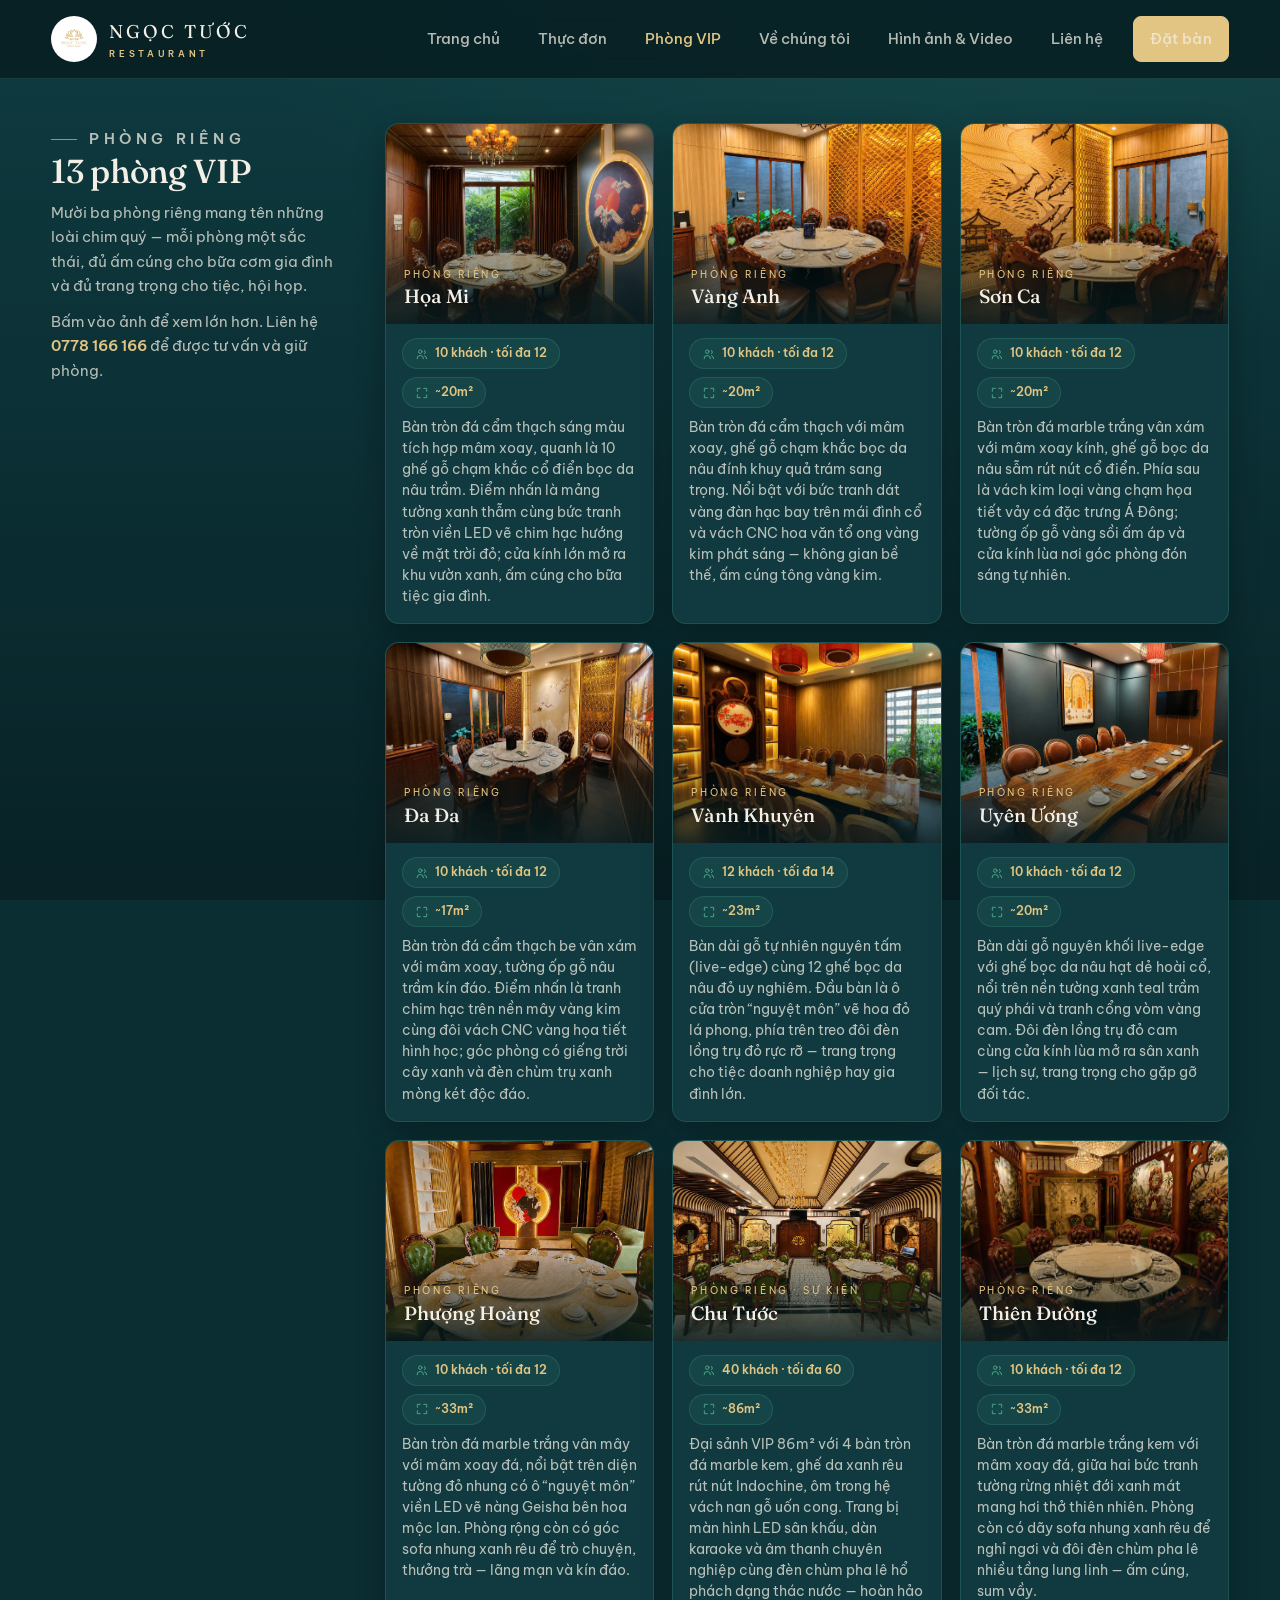
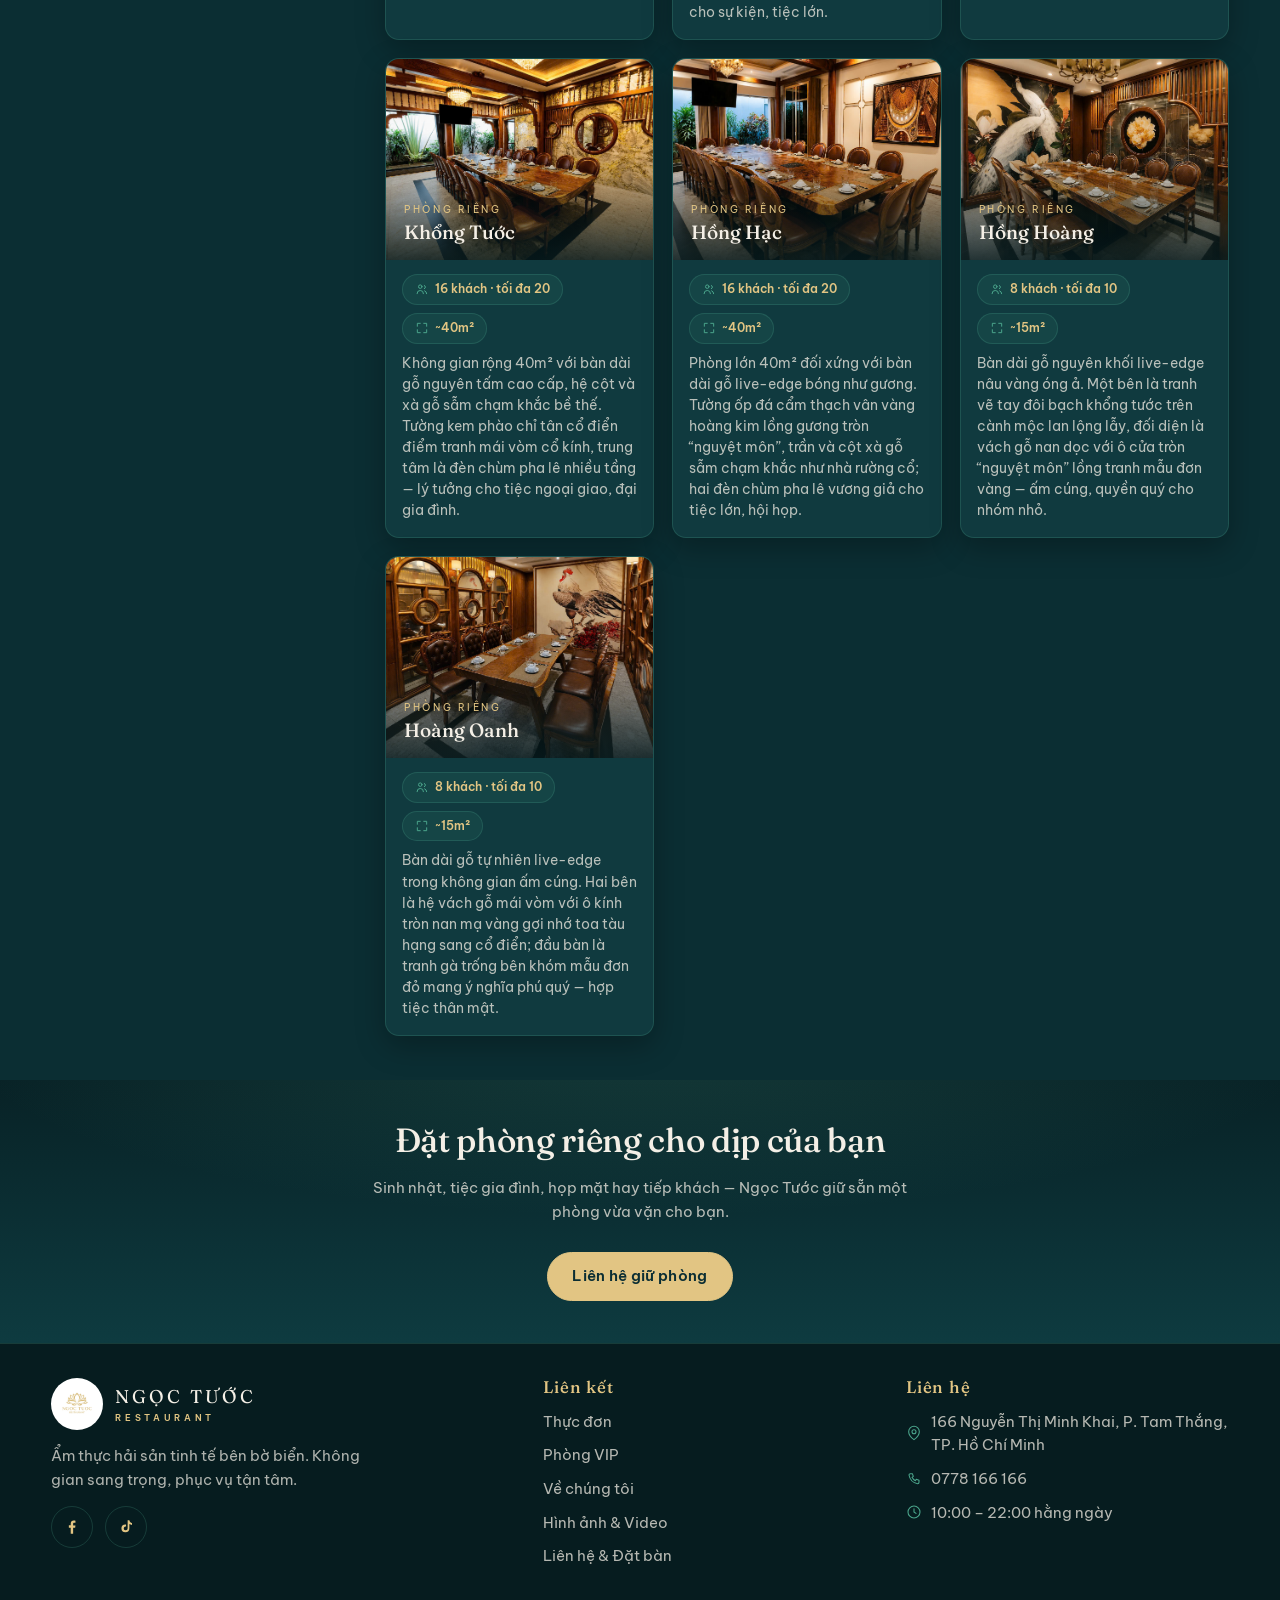
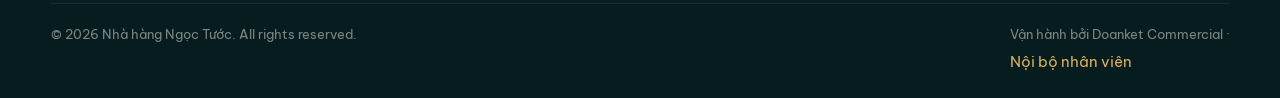
<file: phong.html>
<!DOCTYPE html>
<html lang="vi">
<head>
<meta charset="UTF-8">
<meta name="viewport" content="width=device-width, initial-scale=1.0">
<title>Phòng VIP — Nhà hàng Ngọc Tước</title>
<meta name="description" content="13 phòng riêng (VIP) mang tên các loài chim quý tại Nhà hàng Ngọc Tước — không gian ấm cúng, riêng tư cho gia đình, tiệc và sự kiện.">
<link rel="icon" href="assets/logo.jpg">
<link rel="preconnect" href="https://fonts.googleapis.com">
<link rel="preconnect" href="https://fonts.gstatic.com" crossorigin>
<link href="https://fonts.googleapis.com/css2?family=Fraunces:ital,opsz,wght@0,9..144,400;0,9..144,500;0,9..144,600;1,9..144,500&family=Be+Vietnam+Pro:wght@300;400;500;600;700&display=swap" rel="stylesheet">
<link rel="stylesheet" href="css/style.css">
</head>
<body>

<header class="site-header">
  <div class="container nav">
    <a href="index.html" class="brand">
      <img src="assets/logo.jpg" alt="Logo Ngọc Tước">
      <span class="brand-name">NGỌC TƯỚC<small>RESTAURANT</small></span>
    </a>
    <button class="nav-toggle" aria-label="Menu">☰</button>
    <ul class="nav-links">
      <li><a href="index.html">Trang chủ</a></li>
      <li><a href="menu.html">Thực đơn</a></li>
      <li><a href="phong.html" class="active">Phòng VIP</a></li>
      <li><a href="about.html">Về chúng tôi</a></li>
      <li><a href="gallery.html">Hình ảnh &amp; Video</a></li>
      <li><a href="contact.html">Liên hệ</a></li>
      <li class="nav-cta"><a href="contact.html#dat-ban" class="btn btn--gold">Đặt bàn</a></li>
    </ul>
  </div>
</header>

<section class="section">
  <div class="container lead-split">
    <aside class="lead-aside reveal">
      <p class="eyebrow">Phòng riêng</p>
      <h1>13 phòng VIP</h1>
      <p>Mười ba phòng riêng mang tên những loài chim quý — mỗi phòng một sắc thái, đủ ấm cúng cho bữa cơm gia đình và đủ trang trọng cho tiệc, hội họp.</p>
      <p>Bấm vào ảnh để xem lớn hơn. Liên hệ <a href="tel:0778166166" style="color:var(--gold-light);font-weight:600">0778 166 166</a> để được tư vấn và giữ phòng.</p>
    </aside>
    <div class="room-grid">

      <article class="room-card reveal">
        <a class="room-photo" href="assets/phong/hoa-mi.jpg" target="_blank" rel="noopener" aria-label="Xem ảnh lớn phòng Họa Mi"><img src="assets/phong/hoa-mi.jpg" alt="Phòng Họa Mi" loading="lazy"><span class="room-cap"><small>Phòng riêng</small><b>Họa Mi</b></span></a>
        <div class="room-body">
          <div class="room-meta"><span><svg viewBox="0 0 24 24" fill="none" stroke="currentColor" stroke-width="1.7" stroke-linecap="round" stroke-linejoin="round"><circle cx="9" cy="8" r="3"/><path d="M3.5 20a5.5 5.5 0 0111 0"/><path d="M16 6a3 3 0 010 5.5M20 20a5.5 5.5 0 00-3.5-5"/></svg>10 khách · tối đa 12</span><span><svg viewBox="0 0 24 24" fill="none" stroke="currentColor" stroke-width="1.7" stroke-linecap="round" stroke-linejoin="round"><path d="M4 9V4h5M20 9V4h-5M4 15v5h5M20 15v5h-5"/></svg>~20m²</span></div>
          <p>Bàn tròn đá cẩm thạch sáng màu tích hợp mâm xoay, quanh là 10 ghế gỗ chạm khắc cổ điển bọc da nâu trầm. Điểm nhấn là mảng tường xanh thẫm cùng bức tranh tròn viền LED vẽ chim hạc hướng về mặt trời đỏ; cửa kính lớn mở ra khu vườn xanh, ấm cúng cho bữa tiệc gia đình.</p>
        </div>
      </article>

      <article class="room-card reveal">
        <a class="room-photo" href="assets/phong/vang-anh.jpg" target="_blank" rel="noopener" aria-label="Xem ảnh lớn phòng Vàng Anh"><img src="assets/phong/vang-anh.jpg" alt="Phòng Vàng Anh" loading="lazy"><span class="room-cap"><small>Phòng riêng</small><b>Vàng Anh</b></span></a>
        <div class="room-body">
          <div class="room-meta"><span><svg viewBox="0 0 24 24" fill="none" stroke="currentColor" stroke-width="1.7" stroke-linecap="round" stroke-linejoin="round"><circle cx="9" cy="8" r="3"/><path d="M3.5 20a5.5 5.5 0 0111 0"/><path d="M16 6a3 3 0 010 5.5M20 20a5.5 5.5 0 00-3.5-5"/></svg>10 khách · tối đa 12</span><span><svg viewBox="0 0 24 24" fill="none" stroke="currentColor" stroke-width="1.7" stroke-linecap="round" stroke-linejoin="round"><path d="M4 9V4h5M20 9V4h-5M4 15v5h5M20 15v5h-5"/></svg>~20m²</span></div>
          <p>Bàn tròn đá cẩm thạch với mâm xoay, ghế gỗ chạm khắc bọc da nâu đính khuy quả trám sang trọng. Nổi bật với bức tranh dát vàng đàn hạc bay trên mái đình cổ và vách CNC hoa văn tổ ong vàng kim phát sáng — không gian bề thế, ấm cúng tông vàng kim.</p>
        </div>
      </article>

      <article class="room-card reveal">
        <a class="room-photo" href="assets/phong/son-ca.jpg" target="_blank" rel="noopener" aria-label="Xem ảnh lớn phòng Sơn Ca"><img src="assets/phong/son-ca.jpg" alt="Phòng Sơn Ca" loading="lazy"><span class="room-cap"><small>Phòng riêng</small><b>Sơn Ca</b></span></a>
        <div class="room-body">
          <div class="room-meta"><span><svg viewBox="0 0 24 24" fill="none" stroke="currentColor" stroke-width="1.7" stroke-linecap="round" stroke-linejoin="round"><circle cx="9" cy="8" r="3"/><path d="M3.5 20a5.5 5.5 0 0111 0"/><path d="M16 6a3 3 0 010 5.5M20 20a5.5 5.5 0 00-3.5-5"/></svg>10 khách · tối đa 12</span><span><svg viewBox="0 0 24 24" fill="none" stroke="currentColor" stroke-width="1.7" stroke-linecap="round" stroke-linejoin="round"><path d="M4 9V4h5M20 9V4h-5M4 15v5h5M20 15v5h-5"/></svg>~20m²</span></div>
          <p>Bàn tròn đá marble trắng vân xám với mâm xoay kính, ghế gỗ bọc da nâu sẫm rút nút cổ điển. Phía sau là vách kim loại vàng chạm họa tiết vảy cá đặc trưng Á Đông; tường ốp gỗ vàng sồi ấm áp và cửa kính lùa nơi góc phòng đón sáng tự nhiên.</p>
        </div>
      </article>

      <article class="room-card reveal">
        <a class="room-photo" href="assets/phong/da-da.jpg" target="_blank" rel="noopener" aria-label="Xem ảnh lớn phòng Đa Đa"><img src="assets/phong/da-da.jpg" alt="Phòng Đa Đa" loading="lazy"><span class="room-cap"><small>Phòng riêng</small><b>Đa Đa</b></span></a>
        <div class="room-body">
          <div class="room-meta"><span><svg viewBox="0 0 24 24" fill="none" stroke="currentColor" stroke-width="1.7" stroke-linecap="round" stroke-linejoin="round"><circle cx="9" cy="8" r="3"/><path d="M3.5 20a5.5 5.5 0 0111 0"/><path d="M16 6a3 3 0 010 5.5M20 20a5.5 5.5 0 00-3.5-5"/></svg>10 khách · tối đa 12</span><span><svg viewBox="0 0 24 24" fill="none" stroke="currentColor" stroke-width="1.7" stroke-linecap="round" stroke-linejoin="round"><path d="M4 9V4h5M20 9V4h-5M4 15v5h5M20 15v5h-5"/></svg>~17m²</span></div>
          <p>Bàn tròn đá cẩm thạch be vân xám với mâm xoay, tường ốp gỗ nâu trầm kín đáo. Điểm nhấn là tranh chim hạc trên nền mây vàng kim cùng đôi vách CNC vàng họa tiết hình học; góc phòng có giếng trời cây xanh và đèn chùm trụ xanh mòng két độc đáo.</p>
        </div>
      </article>

      <article class="room-card reveal">
        <a class="room-photo" href="assets/phong/vanh-khuyen.jpg" target="_blank" rel="noopener" aria-label="Xem ảnh lớn phòng Vành Khuyên"><img src="assets/phong/vanh-khuyen.jpg" alt="Phòng Vành Khuyên" loading="lazy"><span class="room-cap"><small>Phòng riêng</small><b>Vành Khuyên</b></span></a>
        <div class="room-body">
          <div class="room-meta"><span><svg viewBox="0 0 24 24" fill="none" stroke="currentColor" stroke-width="1.7" stroke-linecap="round" stroke-linejoin="round"><circle cx="9" cy="8" r="3"/><path d="M3.5 20a5.5 5.5 0 0111 0"/><path d="M16 6a3 3 0 010 5.5M20 20a5.5 5.5 0 00-3.5-5"/></svg>12 khách · tối đa 14</span><span><svg viewBox="0 0 24 24" fill="none" stroke="currentColor" stroke-width="1.7" stroke-linecap="round" stroke-linejoin="round"><path d="M4 9V4h5M20 9V4h-5M4 15v5h5M20 15v5h-5"/></svg>~23m²</span></div>
          <p>Bàn dài gỗ tự nhiên nguyên tấm (live-edge) cùng 12 ghế bọc da nâu đỏ uy nghiêm. Đầu bàn là ô cửa tròn “nguyệt môn” vẽ hoa đỏ lá phong, phía trên treo đôi đèn lồng trụ đỏ rực rỡ — trang trọng cho tiệc doanh nghiệp hay gia đình lớn.</p>
        </div>
      </article>

      <article class="room-card reveal">
        <a class="room-photo" href="assets/phong/uyen-uong.jpg" target="_blank" rel="noopener" aria-label="Xem ảnh lớn phòng Uyên Ương"><img src="assets/phong/uyen-uong.jpg" alt="Phòng Uyên Ương" loading="lazy"><span class="room-cap"><small>Phòng riêng</small><b>Uyên Ương</b></span></a>
        <div class="room-body">
          <div class="room-meta"><span><svg viewBox="0 0 24 24" fill="none" stroke="currentColor" stroke-width="1.7" stroke-linecap="round" stroke-linejoin="round"><circle cx="9" cy="8" r="3"/><path d="M3.5 20a5.5 5.5 0 0111 0"/><path d="M16 6a3 3 0 010 5.5M20 20a5.5 5.5 0 00-3.5-5"/></svg>10 khách · tối đa 12</span><span><svg viewBox="0 0 24 24" fill="none" stroke="currentColor" stroke-width="1.7" stroke-linecap="round" stroke-linejoin="round"><path d="M4 9V4h5M20 9V4h-5M4 15v5h5M20 15v5h-5"/></svg>~20m²</span></div>
          <p>Bàn dài gỗ nguyên khối live-edge với ghế bọc da nâu hạt dẻ hoài cổ, nổi trên nền tường xanh teal trầm quý phái và tranh cổng vòm vàng cam. Đôi đèn lồng trụ đỏ cam cùng cửa kính lùa mở ra sân xanh — lịch sự, trang trọng cho gặp gỡ đối tác.</p>
        </div>
      </article>

      <article class="room-card reveal">
        <a class="room-photo" href="assets/phong/phuong-hoang.jpg" target="_blank" rel="noopener" aria-label="Xem ảnh lớn phòng Phượng Hoàng"><img src="assets/phong/phuong-hoang.jpg" alt="Phòng Phượng Hoàng" loading="lazy"><span class="room-cap"><small>Phòng riêng</small><b>Phượng Hoàng</b></span></a>
        <div class="room-body">
          <div class="room-meta"><span><svg viewBox="0 0 24 24" fill="none" stroke="currentColor" stroke-width="1.7" stroke-linecap="round" stroke-linejoin="round"><circle cx="9" cy="8" r="3"/><path d="M3.5 20a5.5 5.5 0 0111 0"/><path d="M16 6a3 3 0 010 5.5M20 20a5.5 5.5 0 00-3.5-5"/></svg>10 khách · tối đa 12</span><span><svg viewBox="0 0 24 24" fill="none" stroke="currentColor" stroke-width="1.7" stroke-linecap="round" stroke-linejoin="round"><path d="M4 9V4h5M20 9V4h-5M4 15v5h5M20 15v5h-5"/></svg>~33m²</span></div>
          <p>Bàn tròn đá marble trắng vân mây với mâm xoay đá, nổi bật trên diện tường đỏ nhung có ô “nguyệt môn” viền LED vẽ nàng Geisha bên hoa mộc lan. Phòng rộng còn có góc sofa nhung xanh rêu để trò chuyện, thưởng trà — lãng mạn và kín đáo.</p>
        </div>
      </article>

      <article class="room-card reveal">
        <a class="room-photo" href="assets/phong/chu-tuoc.jpg" target="_blank" rel="noopener" aria-label="Xem ảnh lớn phòng Chu Tước"><img src="assets/phong/chu-tuoc.jpg" alt="Phòng Chu Tước" loading="lazy"><span class="room-cap"><small>Phòng riêng · Sự kiện</small><b>Chu Tước</b></span></a>
        <div class="room-body">
          <div class="room-meta"><span><svg viewBox="0 0 24 24" fill="none" stroke="currentColor" stroke-width="1.7" stroke-linecap="round" stroke-linejoin="round"><circle cx="9" cy="8" r="3"/><path d="M3.5 20a5.5 5.5 0 0111 0"/><path d="M16 6a3 3 0 010 5.5M20 20a5.5 5.5 0 00-3.5-5"/></svg>40 khách · tối đa 60</span><span><svg viewBox="0 0 24 24" fill="none" stroke="currentColor" stroke-width="1.7" stroke-linecap="round" stroke-linejoin="round"><path d="M4 9V4h5M20 9V4h-5M4 15v5h5M20 15v5h-5"/></svg>~86m²</span></div>
          <p>Đại sảnh VIP 86m² với 4 bàn tròn đá marble kem, ghế da xanh rêu rút nút Indochine, ôm trong hệ vách nan gỗ uốn cong. Trang bị màn hình LED sân khấu, dàn karaoke và âm thanh chuyên nghiệp cùng đèn chùm pha lê hổ phách dạng thác nước — hoàn hảo cho sự kiện, tiệc lớn.</p>
        </div>
      </article>

      <article class="room-card reveal">
        <a class="room-photo" href="assets/phong/thien-duong.jpg" target="_blank" rel="noopener" aria-label="Xem ảnh lớn phòng Thiên Đường"><img src="assets/phong/thien-duong.jpg" alt="Phòng Thiên Đường" loading="lazy"><span class="room-cap"><small>Phòng riêng</small><b>Thiên Đường</b></span></a>
        <div class="room-body">
          <div class="room-meta"><span><svg viewBox="0 0 24 24" fill="none" stroke="currentColor" stroke-width="1.7" stroke-linecap="round" stroke-linejoin="round"><circle cx="9" cy="8" r="3"/><path d="M3.5 20a5.5 5.5 0 0111 0"/><path d="M16 6a3 3 0 010 5.5M20 20a5.5 5.5 0 00-3.5-5"/></svg>10 khách · tối đa 12</span><span><svg viewBox="0 0 24 24" fill="none" stroke="currentColor" stroke-width="1.7" stroke-linecap="round" stroke-linejoin="round"><path d="M4 9V4h5M20 9V4h-5M4 15v5h5M20 15v5h-5"/></svg>~33m²</span></div>
          <p>Bàn tròn đá marble trắng kem với mâm xoay đá, giữa hai bức tranh tường rừng nhiệt đới xanh mát mang hơi thở thiên nhiên. Phòng còn có dãy sofa nhung xanh rêu để nghỉ ngơi và đôi đèn chùm pha lê nhiều tầng lung linh — ấm cúng, sum vầy.</p>
        </div>
      </article>

      <article class="room-card reveal">
        <a class="room-photo" href="assets/phong/khong-tuoc.jpg" target="_blank" rel="noopener" aria-label="Xem ảnh lớn phòng Khổng Tước"><img src="assets/phong/khong-tuoc.jpg" alt="Phòng Khổng Tước" loading="lazy"><span class="room-cap"><small>Phòng riêng</small><b>Khổng Tước</b></span></a>
        <div class="room-body">
          <div class="room-meta"><span><svg viewBox="0 0 24 24" fill="none" stroke="currentColor" stroke-width="1.7" stroke-linecap="round" stroke-linejoin="round"><circle cx="9" cy="8" r="3"/><path d="M3.5 20a5.5 5.5 0 0111 0"/><path d="M16 6a3 3 0 010 5.5M20 20a5.5 5.5 0 00-3.5-5"/></svg>16 khách · tối đa 20</span><span><svg viewBox="0 0 24 24" fill="none" stroke="currentColor" stroke-width="1.7" stroke-linecap="round" stroke-linejoin="round"><path d="M4 9V4h5M20 9V4h-5M4 15v5h5M20 15v5h-5"/></svg>~40m²</span></div>
          <p>Không gian rộng 40m² với bàn dài gỗ nguyên tấm cao cấp, hệ cột và xà gỗ sẫm chạm khắc bề thế. Tường kem phào chỉ tân cổ điển điểm tranh mái vòm cổ kính, trung tâm là đèn chùm pha lê nhiều tầng — lý tưởng cho tiệc ngoại giao, đại gia đình.</p>
        </div>
      </article>

      <article class="room-card reveal">
        <a class="room-photo" href="assets/phong/hong-hac.jpg" target="_blank" rel="noopener" aria-label="Xem ảnh lớn phòng Hồng Hạc"><img src="assets/phong/hong-hac.jpg" alt="Phòng Hồng Hạc" loading="lazy"><span class="room-cap"><small>Phòng riêng</small><b>Hồng Hạc</b></span></a>
        <div class="room-body">
          <div class="room-meta"><span><svg viewBox="0 0 24 24" fill="none" stroke="currentColor" stroke-width="1.7" stroke-linecap="round" stroke-linejoin="round"><circle cx="9" cy="8" r="3"/><path d="M3.5 20a5.5 5.5 0 0111 0"/><path d="M16 6a3 3 0 010 5.5M20 20a5.5 5.5 0 00-3.5-5"/></svg>16 khách · tối đa 20</span><span><svg viewBox="0 0 24 24" fill="none" stroke="currentColor" stroke-width="1.7" stroke-linecap="round" stroke-linejoin="round"><path d="M4 9V4h5M20 9V4h-5M4 15v5h5M20 15v5h-5"/></svg>~40m²</span></div>
          <p>Phòng lớn 40m² đối xứng với bàn dài gỗ live-edge bóng như gương. Tường ốp đá cẩm thạch vân vàng hoàng kim lồng gương tròn “nguyệt môn”, trần và cột xà gỗ sẫm chạm khắc như nhà rường cổ; hai đèn chùm pha lê vương giả cho tiệc lớn, hội họp.</p>
        </div>
      </article>

      <article class="room-card reveal">
        <a class="room-photo" href="assets/phong/hong-hoang.jpg" target="_blank" rel="noopener" aria-label="Xem ảnh lớn phòng Hồng Hoàng"><img src="assets/phong/hong-hoang.jpg" alt="Phòng Hồng Hoàng" loading="lazy"><span class="room-cap"><small>Phòng riêng</small><b>Hồng Hoàng</b></span></a>
        <div class="room-body">
          <div class="room-meta"><span><svg viewBox="0 0 24 24" fill="none" stroke="currentColor" stroke-width="1.7" stroke-linecap="round" stroke-linejoin="round"><circle cx="9" cy="8" r="3"/><path d="M3.5 20a5.5 5.5 0 0111 0"/><path d="M16 6a3 3 0 010 5.5M20 20a5.5 5.5 0 00-3.5-5"/></svg>8 khách · tối đa 10</span><span><svg viewBox="0 0 24 24" fill="none" stroke="currentColor" stroke-width="1.7" stroke-linecap="round" stroke-linejoin="round"><path d="M4 9V4h5M20 9V4h-5M4 15v5h5M20 15v5h-5"/></svg>~15m²</span></div>
          <p>Bàn dài gỗ nguyên khối live-edge nâu vàng óng ả. Một bên là tranh vẽ tay đôi bạch khổng tước trên cành mộc lan lộng lẫy, đối diện là vách gỗ nan dọc với ô cửa tròn “nguyệt môn” lồng tranh mẫu đơn vàng — ấm cúng, quyền quý cho nhóm nhỏ.</p>
        </div>
      </article>

      <article class="room-card reveal">
        <a class="room-photo" href="assets/phong/hoang-oanh.jpg" target="_blank" rel="noopener" aria-label="Xem ảnh lớn phòng Hoàng Oanh"><img src="assets/phong/hoang-oanh.jpg" alt="Phòng Hoàng Oanh" loading="lazy"><span class="room-cap"><small>Phòng riêng</small><b>Hoàng Oanh</b></span></a>
        <div class="room-body">
          <div class="room-meta"><span><svg viewBox="0 0 24 24" fill="none" stroke="currentColor" stroke-width="1.7" stroke-linecap="round" stroke-linejoin="round"><circle cx="9" cy="8" r="3"/><path d="M3.5 20a5.5 5.5 0 0111 0"/><path d="M16 6a3 3 0 010 5.5M20 20a5.5 5.5 0 00-3.5-5"/></svg>8 khách · tối đa 10</span><span><svg viewBox="0 0 24 24" fill="none" stroke="currentColor" stroke-width="1.7" stroke-linecap="round" stroke-linejoin="round"><path d="M4 9V4h5M20 9V4h-5M4 15v5h5M20 15v5h-5"/></svg>~15m²</span></div>
          <p>Bàn dài gỗ tự nhiên live-edge trong không gian ấm cúng. Hai bên là hệ vách gỗ mái vòm với ô kính tròn nan mạ vàng gợi nhớ toa tàu hạng sang cổ điển; đầu bàn là tranh gà trống bên khóm mẫu đơn đỏ mang ý nghĩa phú quý — hợp tiệc thân mật.</p>
        </div>
      </article>

    </div>
  </div>
</section>

<section class="cta-band">
  <div class="container reveal">
    <h2>Đặt phòng riêng cho dịp của bạn</h2>
    <p>Sinh nhật, tiệc gia đình, họp mặt hay tiếp khách — Ngọc Tước giữ sẵn một phòng vừa vặn cho bạn.</p>
    <a href="contact.html#dat-ban" class="btn btn--gold">Liên hệ giữ phòng</a>
  </div>
</section>

<footer class="site-footer">
  <div class="container">
    <div class="footer-grid">
      <div>
        <div class="footer-brand">
          <img src="assets/logo.jpg" alt="Ngọc Tước">
          <span class="brand-name" style="color:var(--ivory)">NGỌC TƯỚC<small>RESTAURANT</small></span>
        </div>
        <p style="color:rgba(247,242,233,.7);font-size:.92rem;max-width:340px">Ẩm thực hải sản tinh tế bên bờ biển. Không gian sang trọng, phục vụ tận tâm.</p>
        <div class="socials">
          <a href="https://www.facebook.com/profile.php?id=100064023433682" target="_blank" rel="noopener" aria-label="Facebook"><svg viewBox="0 0 24 24" fill="currentColor"><path d="M13.5 21v-8h2.7l.4-3.1h-3.1V7.9c0-.9.25-1.5 1.5-1.5h1.6V3.6c-.28-.04-1.24-.12-2.36-.12-2.33 0-3.93 1.42-3.93 4.04v2.25H7.8V13h2.5v8z"/></svg></a>
          <a href="https://www.tiktok.com/@nhahangngoctuoc" target="_blank" rel="noopener" aria-label="TikTok"><svg viewBox="0 0 24 24" fill="currentColor"><path d="M16.5 3c.3 2 1.5 3.4 3.5 3.6v2.6c-1.3 0-2.5-.4-3.5-1.1v5.7a5.3 5.3 0 11-5.3-5.3c.3 0 .6 0 .9.1v2.7a2.6 2.6 0 102.1 2.5V3z"/></svg></a>
        </div>
      </div>
      <div>
        <h4>Liên kết</h4>
        <a href="menu.html">Thực đơn</a>
        <a href="phong.html">Phòng VIP</a>
        <a href="about.html">Về chúng tôi</a>
        <a href="gallery.html">Hình ảnh &amp; Video</a>
        <a href="contact.html">Liên hệ &amp; Đặt bàn</a>
      </div>
      <div>
        <h4>Liên hệ</h4>
        <a href="https://maps.google.com/?q=166+Nguyen+Thi+Minh+Khai+Tam+Thang+Vung+Tau" target="_blank" rel="noopener"><svg viewBox="0 0 24 24" fill="none" stroke="currentColor" stroke-width="1.6" stroke-linecap="round" stroke-linejoin="round"><path d="M20 10c0 6-8 12-8 12s-8-6-8-12a8 8 0 0116 0z"/><circle cx="12" cy="10" r="3"/></svg>166 Nguyễn Thị Minh Khai, P. Tam Thắng, TP. Hồ Chí Minh</a>
        <a href="tel:0778166166"><svg viewBox="0 0 24 24" fill="none" stroke="currentColor" stroke-width="1.6" stroke-linecap="round" stroke-linejoin="round"><path d="M6.5 4h3l1.5 4-2 1.5a11 11 0 005 5l1.5-2 4 1.5v3a2 2 0 01-2 2A16 16 0 014.5 6a2 2 0 012-2z"/></svg>0778 166 166</a>
        <a href="#"><svg viewBox="0 0 24 24" fill="none" stroke="currentColor" stroke-width="1.6" stroke-linecap="round" stroke-linejoin="round"><circle cx="12" cy="12" r="9"/><path d="M12 7v5l3 2"/></svg>10:00 – 22:00 hằng ngày</a>
      </div>
    </div>
    <div class="footer-bottom">
      <span>© <span id="year">2026</span> Nhà hàng Ngọc Tước. All rights reserved.</span>
      <span>Vận hành bởi Doanket Commercial · <a href="quytrinh.html" style="color:var(--gold-dark)">Nội bộ nhân viên</a></span>
    </div>
  </div>
</footer>

<script src="js/main.js"></script>
</body>
</html>
</file>
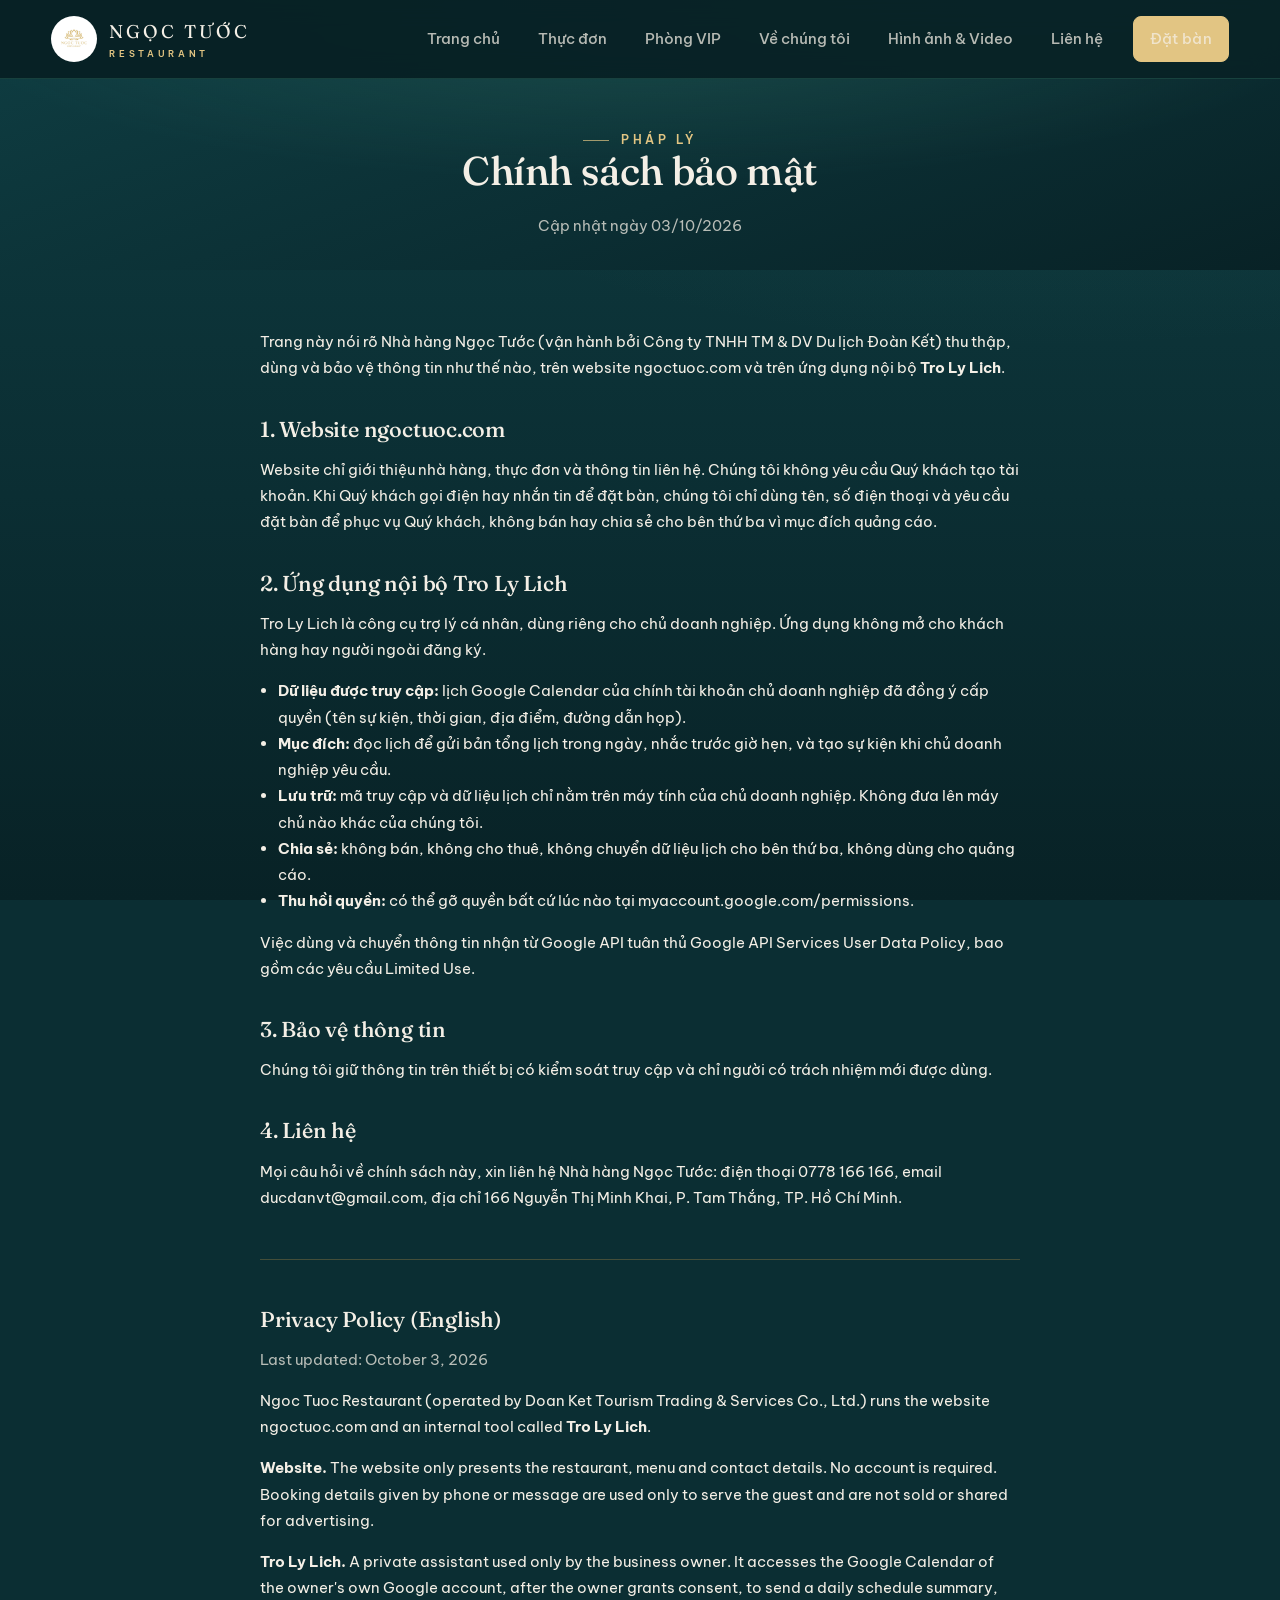
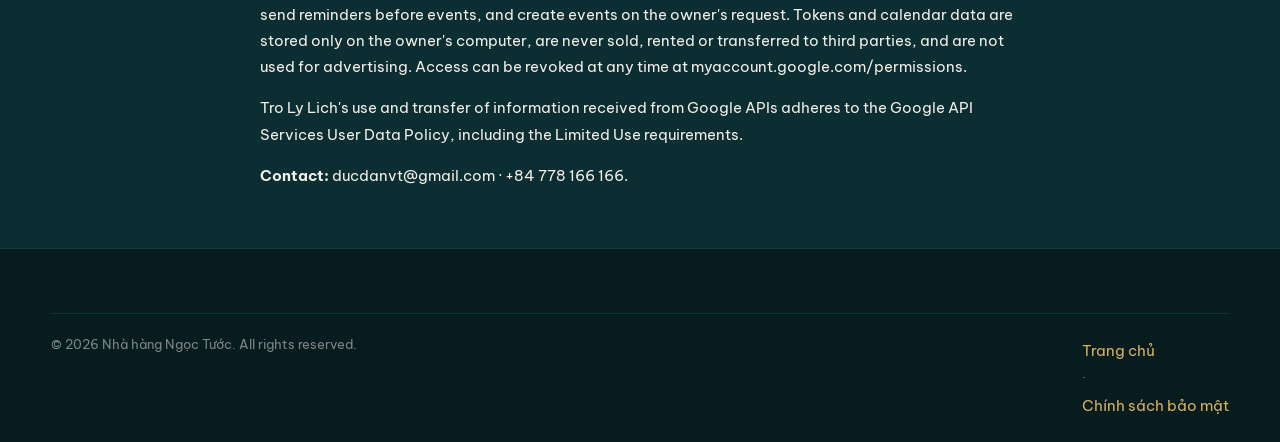
<file: privacy.html>
<!DOCTYPE html>
<html lang="vi">
<head>
<meta charset="UTF-8">
<meta name="viewport" content="width=device-width, initial-scale=1.0">
<title>Chính sách bảo mật - Nhà hàng Ngọc Tước</title>
<meta name="description" content="Chính sách bảo mật của website Nhà hàng Ngọc Tước và ứng dụng nội bộ Tro Ly Lich.">
<link rel="icon" href="assets/logo.jpg">
<link rel="preconnect" href="https://fonts.googleapis.com">
<link rel="preconnect" href="https://fonts.gstatic.com" crossorigin>
<link href="https://fonts.googleapis.com/css2?family=Fraunces:ital,opsz,wght@0,9..144,400;0,9..144,500;0,9..144,600;1,9..144,500&family=Be+Vietnam+Pro:wght@300;400;500;600;700&display=swap" rel="stylesheet">
<link rel="stylesheet" href="css/style.css">
<style>
  .policy { max-width: 760px; margin: 0 auto; }
  .policy h2 { margin: 36px 0 12px; font-size: 1.35rem; }
  .policy p, .policy li { line-height: 1.75; }
  .policy ul { padding-left: 1.2em; }
  .policy .muted { color: var(--nacre-dim); font-size: .92rem; }
  .policy hr { border: 0; border-top: 1px solid rgba(200,154,70,.3); margin: 48px 0; }
</style>
</head>
<body>

<header class="site-header">
  <div class="container nav">
    <a href="index.html" class="brand">
      <img src="assets/logo.jpg" alt="Logo Ngọc Tước">
      <span class="brand-name">NGỌC TƯỚC<small>RESTAURANT</small></span>
    </a>
    <button class="nav-toggle" aria-label="Menu">☰</button>
    <ul class="nav-links">
      <li><a href="index.html">Trang chủ</a></li>
      <li><a href="menu.html">Thực đơn</a></li>
      <li><a href="phong.html">Phòng VIP</a></li>
      <li><a href="about.html">Về chúng tôi</a></li>
      <li><a href="gallery.html">Hình ảnh &amp; Video</a></li>
      <li><a href="contact.html">Liên hệ</a></li>
      <li class="nav-cta"><a href="contact.html#dat-ban" class="btn btn--gold">Đặt bàn</a></li>
    </ul>
  </div>
</header>

<section class="page-banner">
  <div class="container">
    <p class="eyebrow" style="color:var(--gold-light)">Pháp lý</p>
    <h1>Chính sách bảo mật</h1>
    <p>Cập nhật ngày 03/10/2026</p>
  </div>
</section>

<section class="section">
  <div class="container policy">

    <p>Trang này nói rõ Nhà hàng Ngọc Tước (vận hành bởi Công ty TNHH TM &amp; DV Du lịch Đoàn Kết) thu thập, dùng và bảo vệ thông tin như thế nào, trên website ngoctuoc.com và trên ứng dụng nội bộ <b>Tro Ly Lich</b>.</p>

    <h2>1. Website ngoctuoc.com</h2>
    <p>Website chỉ giới thiệu nhà hàng, thực đơn và thông tin liên hệ. Chúng tôi không yêu cầu Quý khách tạo tài khoản. Khi Quý khách gọi điện hay nhắn tin để đặt bàn, chúng tôi chỉ dùng tên, số điện thoại và yêu cầu đặt bàn để phục vụ Quý khách, không bán hay chia sẻ cho bên thứ ba vì mục đích quảng cáo.</p>

    <h2>2. Ứng dụng nội bộ Tro Ly Lich</h2>
    <p>Tro Ly Lich là công cụ trợ lý cá nhân, dùng riêng cho chủ doanh nghiệp. Ứng dụng không mở cho khách hàng hay người ngoài đăng ký.</p>
    <ul>
      <li><b>Dữ liệu được truy cập:</b> lịch Google Calendar của chính tài khoản chủ doanh nghiệp đã đồng ý cấp quyền (tên sự kiện, thời gian, địa điểm, đường dẫn họp).</li>
      <li><b>Mục đích:</b> đọc lịch để gửi bản tổng lịch trong ngày, nhắc trước giờ hẹn, và tạo sự kiện khi chủ doanh nghiệp yêu cầu.</li>
      <li><b>Lưu trữ:</b> mã truy cập và dữ liệu lịch chỉ nằm trên máy tính của chủ doanh nghiệp. Không đưa lên máy chủ nào khác của chúng tôi.</li>
      <li><b>Chia sẻ:</b> không bán, không cho thuê, không chuyển dữ liệu lịch cho bên thứ ba, không dùng cho quảng cáo.</li>
      <li><b>Thu hồi quyền:</b> có thể gỡ quyền bất cứ lúc nào tại <a href="https://myaccount.google.com/permissions" target="_blank" rel="noopener">myaccount.google.com/permissions</a>.</li>
    </ul>
    <p>Việc dùng và chuyển thông tin nhận từ Google API tuân thủ <a href="https://developers.google.com/terms/api-services-user-data-policy" target="_blank" rel="noopener">Google API Services User Data Policy</a>, bao gồm các yêu cầu Limited Use.</p>

    <h2>3. Bảo vệ thông tin</h2>
    <p>Chúng tôi giữ thông tin trên thiết bị có kiểm soát truy cập và chỉ người có trách nhiệm mới được dùng.</p>

    <h2>4. Liên hệ</h2>
    <p>Mọi câu hỏi về chính sách này, xin liên hệ Nhà hàng Ngọc Tước: điện thoại <a href="tel:0778166166">0778 166 166</a>, email <a href="mailto:ducdanvt@gmail.com">ducdanvt@gmail.com</a>, địa chỉ 166 Nguyễn Thị Minh Khai, P. Tam Thắng, TP. Hồ Chí Minh.</p>

    <hr>

    <h2>Privacy Policy (English)</h2>
    <p class="muted">Last updated: October 3, 2026</p>
    <p>Ngoc Tuoc Restaurant (operated by Doan Ket Tourism Trading &amp; Services Co., Ltd.) runs the website ngoctuoc.com and an internal tool called <b>Tro Ly Lich</b>.</p>
    <p><b>Website.</b> The website only presents the restaurant, menu and contact details. No account is required. Booking details given by phone or message are used only to serve the guest and are not sold or shared for advertising.</p>
    <p><b>Tro Ly Lich.</b> A private assistant used only by the business owner. It accesses the Google Calendar of the owner's own Google account, after the owner grants consent, to send a daily schedule summary, send reminders before events, and create events on the owner's request. Tokens and calendar data are stored only on the owner's computer, are never sold, rented or transferred to third parties, and are not used for advertising. Access can be revoked at any time at myaccount.google.com/permissions.</p>
    <p>Tro Ly Lich's use and transfer of information received from Google APIs adheres to the <a href="https://developers.google.com/terms/api-services-user-data-policy" target="_blank" rel="noopener">Google API Services User Data Policy</a>, including the Limited Use requirements.</p>
    <p><b>Contact:</b> ducdanvt@gmail.com · +84 778 166 166.</p>

  </div>
</section>

<footer class="site-footer">
  <div class="container">
    <div class="footer-bottom">
      <span>© <span id="year">2026</span> Nhà hàng Ngọc Tước. All rights reserved.</span>
      <span><a href="index.html" style="color:var(--gold-dark)">Trang chủ</a> · <a href="privacy.html" style="color:var(--gold-dark)">Chính sách bảo mật</a></span>
    </div>
  </div>
</footer>

<script src="js/main.js"></script>
</body>
</html>
</file>
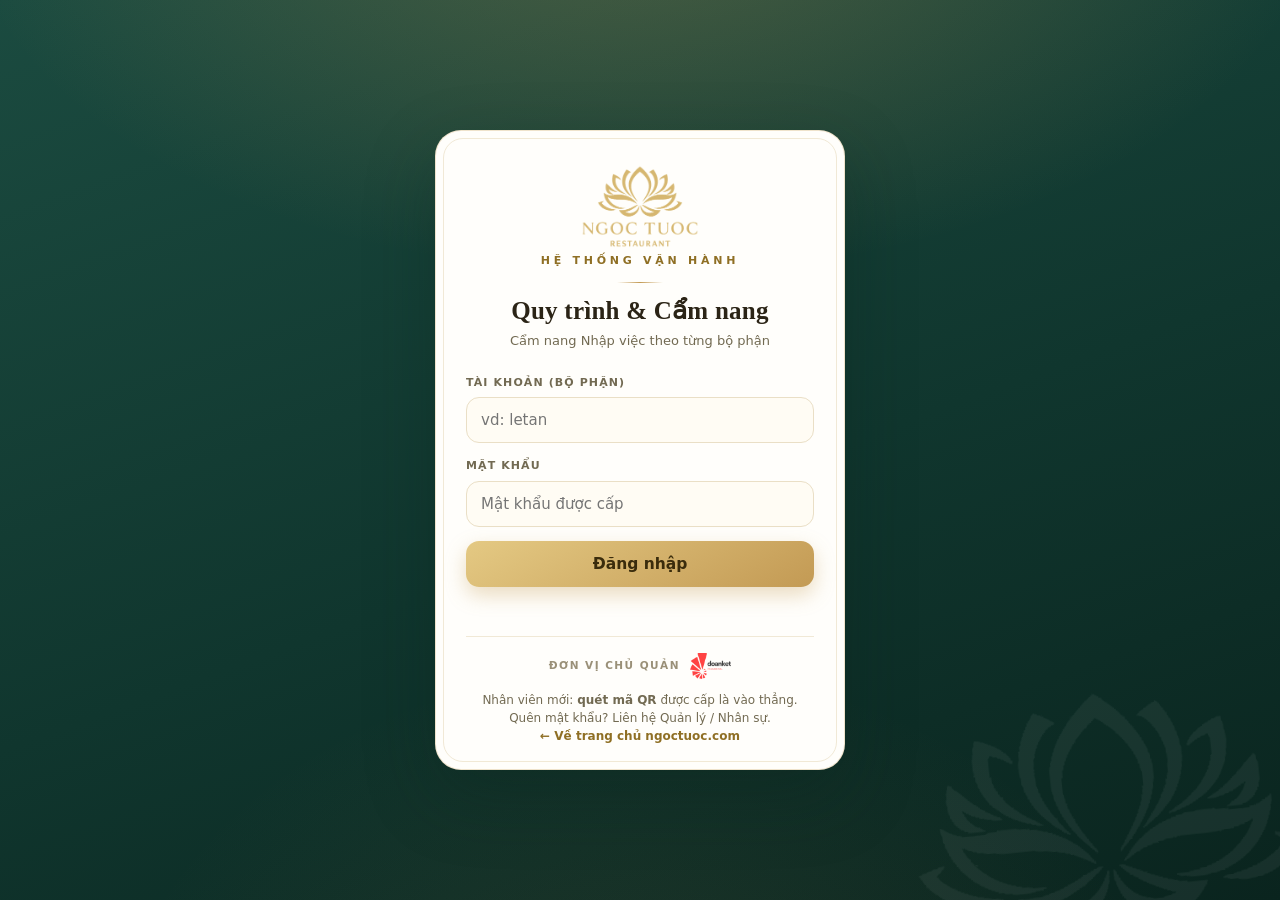
<file: quytrinh.html>
<!doctype html>
<html lang="vi">
<head>
<meta charset="utf-8">
<meta name="viewport" content="width=device-width, initial-scale=1, viewport-fit=cover">
<meta name="theme-color" content="#10362E">
<title>Ngọc Tước — Quy trình & Cẩm nang Nhập việc</title>
<style>
:root{
  --gold:#C39A54; --gold-lt:#E4C983; --gold-dk:#8F6F24; --gold-soft:#F3E7C9;
  --green:#10362E; --green-lt:#1B4B40; --green-dp:#0A241E;
  --bg:#FBF7EC; --paper:#FFFEFB; --panel:#FFFCF4;
  --ink:#2B2416; --muted:#726A52; --faint:#9A9078;
  --line:#EADFC6; --line-2:#F1E9D6;
  --ok:#3E7A57; --ok-bg:rgba(62,122,87,.12);
  --bad:#B0472F; --warn:#A9702A;
  --shadow-s:0 2px 10px rgba(16,54,46,.06);
  --shadow:0 14px 40px rgba(16,54,46,.12);
  --shadow-l:0 26px 70px rgba(10,36,30,.30);
  --radius:18px;
  --serif:"Iowan Old Style","Palatino Linotype",Palatino,"Book Antiqua",Georgia,"Times New Roman",serif;
  --sans:-apple-system,BlinkMacSystemFont,"Segoe UI",system-ui,"Noto Sans",Roboto,Arial,sans-serif;
}
@media (prefers-color-scheme: dark){
  :root{
    --bg:#14110A; --paper:#1F1B11; --panel:#242015;
    --ink:#EFE6D1; --muted:#AEA485; --faint:#7E765E;
    --line:#352F1F; --line-2:#2B2617;
    --green:#0C2A24; --green-lt:#16403709; --green-lt:#164037; --green-dp:#08201B;
    --gold-soft:rgba(196,154,84,.14);
    --ok-bg:rgba(62,122,87,.2);
    --shadow:0 14px 40px rgba(0,0,0,.45); --shadow-l:0 26px 70px rgba(0,0,0,.6); --shadow-s:0 2px 10px rgba(0,0,0,.35);
  }
}
:root[data-theme="light"]{--bg:#FBF7EC;--paper:#FFFEFB;--panel:#FFFCF4;--ink:#2B2416;--muted:#726A52;--faint:#9A9078;--line:#EADFC6;--line-2:#F1E9D6;--green:#10362E;--green-lt:#1B4B40;--gold-soft:#F3E7C9;--ok-bg:rgba(62,122,87,.12);}
:root[data-theme="dark"]{--bg:#14110A;--paper:#1F1B11;--panel:#242015;--ink:#EFE6D1;--muted:#AEA485;--faint:#7E765E;--line:#352F1F;--line-2:#2B2617;--green:#0C2A24;--green-lt:#164037;--gold-soft:rgba(196,154,84,.14);--ok-bg:rgba(62,122,87,.2);}

*{box-sizing:border-box}
html,body{margin:0;padding:0}
body{font-family:var(--sans); background:var(--bg); color:var(--ink); line-height:1.58; -webkit-text-size-adjust:100%; -webkit-font-smoothing:antialiased;}
h1,h2,h3,h4{margin:0;line-height:1.22;font-weight:600}
.serif{font-family:var(--serif)}
a{color:var(--gold-dk)}
.hidden{display:none !important}
.prop-b{font-size:13px;color:var(--text);border:1px dashed var(--warn);border-radius:12px;padding:12px 16px;margin-bottom:16px;background:var(--panel)}
.wrap{max-width:940px;margin:0 auto;padding:0 18px}
.eyebrow{font-size:11px;letter-spacing:.24em;text-transform:uppercase;color:var(--gold-dk);font-weight:700}
img{max-width:100%}
@media (prefers-reduced-motion: reduce){*{animation:none !important;transition:none !important}}

/* ============ LOGIN ============ */
#login{min-height:100dvh;display:flex;align-items:center;justify-content:center;padding:24px;position:relative;overflow:hidden;
  background:
    radial-gradient(1100px 620px at 50% -12%, rgba(196,154,84,.30), transparent 62%),
    radial-gradient(900px 700px at 50% 120%, rgba(196,154,84,.10), transparent 60%),
    linear-gradient(160deg,var(--green-lt),var(--green) 55%,var(--green-dp));}
#login .watermark{position:absolute;inset:auto -8% -18% auto;width:min(70vw,540px);opacity:.05;filter:brightness(0) invert(1);pointer-events:none;transform:rotate(-6deg)}
.card-login{position:relative;width:100%;max-width:410px;background:var(--paper);border-radius:26px;box-shadow:var(--shadow-l);
  padding:34px 30px 24px;text-align:center;border:1px solid rgba(196,154,84,.28);animation:rise .6s cubic-bezier(.2,.7,.2,1) both}
.card-login::before{content:"";position:absolute;inset:7px;border-radius:20px;border:1px solid var(--line-2);pointer-events:none}
.card-login .lotus{width:118px;height:auto;margin:0 auto 4px;display:block;animation:fade .9s .15s both}
.card-login .brand{font-size:11px;letter-spacing:.34em;color:var(--gold-dk);font-weight:700;text-transform:uppercase;margin-top:2px}
.card-login .rule{width:46px;height:1px;background:linear-gradient(90deg,transparent,var(--gold),transparent);margin:13px auto}
.card-login h1{font-family:var(--serif);font-size:25px;font-weight:600;letter-spacing:.01em;color:var(--ink)}
.card-login .sub{color:var(--muted);font-size:13px;margin:5px 0 22px}
.field{text-align:left;margin-bottom:14px}
.field label{display:block;font-size:11px;letter-spacing:.1em;text-transform:uppercase;font-weight:700;color:var(--muted);margin-bottom:6px}
.field .ip{position:relative}
.field input{width:100%;padding:13px 14px;border:1.5px solid var(--line);border-radius:13px;font-size:15px;font-family:var(--sans);
  background:var(--panel);color:var(--ink);outline:none;transition:border-color .18s,box-shadow .18s}
.field input:focus{border-color:var(--gold);box-shadow:0 0 0 3px rgba(196,154,84,.16)}
.btn{width:100%;padding:14px;border:none;border-radius:13px;font-size:15.5px;font-weight:700;cursor:pointer;font-family:var(--sans);
  color:#3a2c0c;background:linear-gradient(150deg,var(--gold-lt),var(--gold));box-shadow:0 8px 20px rgba(196,154,84,.35);
  transition:transform .1s,filter .18s,box-shadow .18s}
.btn:hover{filter:brightness(1.05);box-shadow:0 10px 26px rgba(196,154,84,.45)} .btn:active{transform:translateY(1px)}
.btn.ghost{background:transparent;border:1.5px solid var(--line);color:var(--ink);box-shadow:none}
.btn:focus-visible,.iconbtn:focus-visible,.tab:focus-visible{outline:2.5px solid var(--gold);outline-offset:2px}
.err{color:var(--bad);font-size:13px;margin:11px 0 0;min-height:18px;font-weight:600}
.card-login .foot{margin-top:20px;padding-top:16px;border-top:1px solid var(--line-2);display:flex;align-items:center;justify-content:center;gap:10px;flex-wrap:wrap}
.card-login .foot .lbl{font-size:10.5px;letter-spacing:.14em;text-transform:uppercase;color:var(--faint);font-weight:700}
.card-login .foot img{height:26px;width:auto;opacity:.92}
.card-login .hint{margin-top:12px;font-size:12px;color:var(--muted);line-height:1.5}

/* ============ APP HEADER ============ */
#app{min-height:100dvh}
header.top{position:sticky;top:0;z-index:40;color:#F3ECD8;
  background:linear-gradient(120deg,var(--green-lt),var(--green) 62%);border-bottom:1px solid rgba(196,154,84,.5);
  box-shadow:0 2px 20px rgba(10,36,30,.35)}
header.top::after{content:"";position:absolute;left:0;right:0;bottom:-1px;height:2px;
  background:linear-gradient(90deg,transparent,var(--gold),transparent);opacity:.7}
.top .wrap{display:flex;align-items:center;gap:13px;padding:11px 18px}
.dept-ic{width:46px;height:46px;border-radius:13px;display:grid;place-items:center;font-size:23px;flex:none;
  background:linear-gradient(150deg,var(--gold-lt),var(--gold));box-shadow:0 4px 14px rgba(0,0,0,.25);border:1px solid rgba(255,255,255,.35)}
.top .eyebrow{color:var(--gold-lt);opacity:.95;font-size:9.5px;letter-spacing:.2em}
.top h2{font-family:var(--serif);font-size:18.5px;color:#fff;font-weight:600;line-height:1.15;margin-top:1px}
.top .role{font-size:11.5px;color:#CBBE97;margin-top:1px}
.top .spacer{flex:1}
.iconbtn{background:rgba(255,255,255,.1);color:#F3ECD8;border:1px solid rgba(255,255,255,.14);border-radius:11px;padding:8px 12px;
  font-size:12.5px;cursor:pointer;font-weight:600;white-space:nowrap;transition:background .16s,border-color .16s}
.iconbtn:hover{background:rgba(255,255,255,.2);border-color:rgba(255,255,255,.3)}

/* tabs */
nav.tabs{position:sticky;top:69px;z-index:30;background:color-mix(in srgb,var(--bg) 88%,transparent);
  backdrop-filter:blur(8px);-webkit-backdrop-filter:blur(8px);border-bottom:1px solid var(--line)}
.tabs-scroll{display:flex;gap:7px;overflow-x:auto;padding:10px 18px;max-width:940px;margin:0 auto;scrollbar-width:none}
.tabs-scroll::-webkit-scrollbar{display:none}
.tab{flex:none;padding:7px 15px;border-radius:999px;font-size:13px;font-weight:600;cursor:pointer;white-space:nowrap;
  background:var(--paper);border:1.5px solid var(--line);color:var(--muted);transition:all .18s}
.tab:hover{border-color:var(--gold);color:var(--ink)}
.tab.active{background:linear-gradient(150deg,var(--green-lt),var(--green));color:#fff;border-color:var(--green);box-shadow:var(--shadow-s)}

main{padding:20px 0 70px}
#content{animation:fadeUp .34s cubic-bezier(.2,.7,.2,1)}

/* hero */
.hero{position:relative;overflow:hidden;border-radius:var(--radius);padding:26px 24px;margin-bottom:20px;color:#F5EEDA;
  background:linear-gradient(145deg,var(--green-lt),var(--green) 70%);box-shadow:var(--shadow);border:1px solid rgba(196,154,84,.4)}
.hero::before{content:"";position:absolute;inset:8px;border-radius:12px;border:1px solid rgba(196,154,84,.28);pointer-events:none}
.hero .wm{position:absolute;right:-30px;bottom:-40px;width:230px;opacity:.09;filter:brightness(0) invert(1);pointer-events:none;transform:rotate(-8deg)}
.hero .eyebrow{color:var(--gold-lt);position:relative}
.hero .tl{font-family:var(--serif);font-size:22px;font-weight:600;color:#fff;margin-top:9px;text-wrap:balance;position:relative;max-width:36ch}
.hero .rl{font-size:14px;margin-top:11px;color:#DED4B6;position:relative;max-width:60ch}
.hero .code{display:inline-block;margin-top:15px;font-size:10.5px;letter-spacing:.16em;background:rgba(0,0,0,.28);
  padding:5px 12px;border-radius:999px;color:var(--gold-lt);font-weight:700;position:relative;border:1px solid rgba(196,154,84,.35)}

/* section header */
.sec-h{display:flex;align-items:center;gap:12px;margin:26px 2px 13px}
.sec-h .mark{width:12px;height:12px;flex:none;background:linear-gradient(135deg,var(--gold-lt),var(--gold));transform:rotate(45deg);border-radius:3px;box-shadow:0 2px 6px rgba(196,154,84,.4)}
.sec-h h3{font-family:var(--serif);font-size:19px;font-weight:600}
.sec-h .line{flex:1;height:1px;background:linear-gradient(90deg,var(--line),transparent)}

.card{background:var(--paper);border:1px solid var(--line);border-radius:var(--radius);box-shadow:var(--shadow-s);overflow:hidden}
.card+.card{margin-top:13px}
.card-b{padding:17px 18px}
.note-b{font-size:13px;color:var(--muted);border-bottom:1px solid var(--line);padding:13px 18px;background:var(--panel)}

/* shift blocks */
.shift{margin-bottom:8px}
.shift+.shift{margin-top:20px;padding-top:18px;border-top:1px dashed var(--line)}
.shift-t{display:flex;align-items:center;gap:9px;font-size:11.5px;font-weight:800;letter-spacing:.14em;text-transform:uppercase;color:var(--gold-dk);margin:0 0 12px}
.shift-t .dot{width:8px;height:8px;border-radius:50%;background:var(--gold);box-shadow:0 0 0 4px var(--gold-soft)}
.step{display:flex;gap:13px;padding:12px 0;border-top:1px solid var(--line-2)}
.step:first-of-type{border-top:none}
.step .k{flex:none;width:27px;height:27px;border-radius:9px;background:linear-gradient(150deg,var(--green-lt),var(--green));color:#F5EEDA;
  font-size:12.5px;display:grid;place-items:center;font-weight:700;margin-top:2px;border:1px solid rgba(196,154,84,.3)}
.step .t{font-weight:700;font-size:14.5px}
.step .s{color:var(--muted);font-size:13.5px;margin-top:3px}

.golden{background:linear-gradient(150deg,var(--gold-soft),transparent);border:1px solid rgba(196,154,84,.4);border-left:3px solid var(--gold);
  border-radius:12px;padding:13px 15px;margin:11px 0;font-size:13.8px;color:var(--ink);display:flex;gap:11px}
.golden .i{flex:none;color:var(--gold-dk)}
.golden:first-child{margin-top:0}

.phrase{border-top:1px solid var(--line-2);padding:13px 0}
.phrase:first-child{border-top:none}
.phrase .sit{font-size:11px;letter-spacing:.06em;text-transform:uppercase;color:var(--gold-dk);font-weight:700;margin-bottom:5px}
.phrase .say{font-family:var(--serif);font-size:16.5px;font-style:italic;color:var(--ink);padding-left:14px;border-left:2px solid var(--gold)}

.dd{display:grid;grid-template-columns:1fr 1fr;gap:13px}
@media(max-width:560px){.dd{grid-template-columns:1fr}}
.dd .col{background:var(--paper);border:1px solid var(--line);border-radius:15px;padding:15px;box-shadow:var(--shadow-s)}
.dd .col h4{font-size:12px;letter-spacing:.08em;text-transform:uppercase;margin-bottom:10px;display:flex;gap:8px;align-items:center}
.dd .do h4{color:var(--ok)} .dd .dont h4{color:var(--bad)}
.dd li{list-style:none;font-size:13.6px;padding:7px 0 7px 24px;position:relative;border-top:1px dashed var(--line-2)}
.dd li:first-child{border-top:none}
.dd .do li::before{content:"✓";position:absolute;left:0;color:var(--ok);font-weight:800}
.dd .dont li::before{content:"✕";position:absolute;left:0;color:var(--bad);font-weight:800}
ul{margin:0;padding:0}
.quicknav{display:grid;grid-template-columns:1fr 1fr;gap:13px}
.quicknav button{cursor:pointer;text-align:left;font-weight:700;font-size:14.5px;font-family:var(--sans);color:var(--ink);
  background:var(--paper);border:1px solid var(--line);border-radius:15px;padding:16px 15px;box-shadow:var(--shadow-s);transition:transform .12s,border-color .16s,box-shadow .16s}
.quicknav button:hover{transform:translateY(-2px);border-color:var(--gold);box-shadow:var(--shadow)}
.quicknav .qsub{display:block;font-weight:500;font-size:12px;color:var(--muted);margin-top:3px}

/* checklist / roadmap */
.chk{display:flex;gap:12px;padding:13px 0;border-top:1px solid var(--line-2);cursor:pointer;align-items:flex-start}
.chk:first-child{border-top:none}
.box{flex:none;width:23px;height:23px;border-radius:8px;border:2px solid var(--gold);display:grid;place-items:center;margin-top:1px;color:#fff;font-size:14px;transition:background .14s,transform .14s;background:transparent}
.chk.on .box{background:linear-gradient(150deg,var(--gold-lt),var(--gold))}
.chk:active .box{transform:scale(.9)}
.chk .ci{font-size:14.2px;font-weight:600}
.chk.on .ci{text-decoration:line-through;color:var(--faint)}
.chk .cw{font-size:11px;color:var(--gold-dk);background:var(--gold-soft);border:1px solid rgba(196,154,84,.3);padding:2px 9px;border-radius:999px;margin-left:auto;flex:none;white-space:nowrap;font-weight:700;letter-spacing:.02em}
.progress{height:9px;background:var(--line);border-radius:999px;overflow:hidden;margin:3px 0 5px}
.progress>i{display:block;height:100%;background:linear-gradient(90deg,var(--gold-lt),var(--gold));width:0;transition:width .35s cubic-bezier(.2,.7,.2,1)}
.progress-lbl{font-size:12px;color:var(--muted);margin-bottom:14px;font-weight:700;letter-spacing:.02em;font-variant-numeric:tabular-nums}

.kpi{border-top:1px solid var(--line-2);padding:13px 0;display:flex;gap:13px;align-items:baseline;flex-wrap:wrap}
.kpi:first-child{border-top:none}
.kpi .g{font-size:10.5px;font-weight:800;letter-spacing:.06em;color:var(--gold-dk);text-transform:uppercase;flex:none;width:158px}
@media(max-width:560px){.kpi .g{width:100%}}
.kpi .nm{flex:1;font-size:14px;min-width:150px}
.kpi .gd{font-size:12.5px;font-weight:700;color:var(--ok);background:var(--ok-bg);padding:3px 11px;border-radius:999px;white-space:nowrap;font-variant-numeric:tabular-nums}

.exc{border-top:1px solid var(--line-2);padding:14px 0}
.exc:first-child{border-top:none}
.exc .q{font-weight:700;font-size:14px;display:flex;gap:9px}
.exc .q .i{color:var(--warn);flex:none}
.exc .a{font-size:13.6px;color:var(--muted);margin-top:5px;padding-left:26px}

.day{border-top:1px solid var(--line-2);padding:14px 0;display:flex;gap:13px;cursor:pointer;align-items:flex-start}
.day:first-child{border-top:none}
.day .dn{flex:none;width:64px;font-family:var(--serif);font-weight:600;font-size:15px;color:var(--gold-dk);margin-top:1px}
.day .dbody{flex:1}
.day .goal{font-size:14.2px;font-weight:600}
.day .pass{font-size:12.8px;color:var(--muted);margin-top:4px}
.day .dcheck{flex:none;width:25px;height:25px;border-radius:50%;border:2px solid var(--gold);display:grid;place-items:center;color:#fff;margin-top:1px;transition:background .14s}
.day.on .dcheck{background:var(--ok);border-color:var(--ok)}
.day.on .goal{color:var(--faint)}

/* summary card */
.tcard{position:relative;overflow:hidden;background:linear-gradient(160deg,var(--green-lt),var(--green) 75%);color:#F5EEDA;border-radius:20px;padding:8px 20px 20px;box-shadow:var(--shadow);border:1px solid rgba(196,154,84,.4)}
.tcard .wm{position:absolute;right:-24px;top:-30px;width:170px;opacity:.08;filter:brightness(0) invert(1);pointer-events:none;transform:rotate(8deg)}
.tcard .tk{border-top:1px solid rgba(196,154,84,.28);padding:14px 0;position:relative}
.tcard .tk:first-of-type{border-top:none}
.tcard .tk .k{font-size:10.5px;letter-spacing:.14em;text-transform:uppercase;color:var(--gold-lt);font-weight:800}
.tcard .tk .v{font-size:14.2px;margin-top:4px;color:#F3EAD2}
.tcard .note{font-size:11.5px;color:#CBBE9A;text-align:center;padding-top:14px;position:relative}

.cblk{margin-bottom:4px}
.cblk h4{font-family:var(--serif);font-size:16px;font-weight:600;color:var(--gold-dk);margin:18px 0 9px}
.cblk:first-of-type h4{margin-top:4px}
.cblk li{list-style:none;font-size:13.8px;padding:6px 0 6px 22px;position:relative;border-top:1px dashed var(--line-2)}
.cblk li:first-child{border-top:none}
.cblk li::before{content:"";position:absolute;left:2px;top:13px;width:7px;height:7px;background:var(--gold);transform:rotate(45deg);border-radius:1px}

/* ============ ADMIN ============ */
#admin{min-height:100dvh;background:var(--bg)}
.adm-h{color:#F3ECD8;padding:15px 18px;border-bottom:1px solid rgba(196,154,84,.5);
  background:linear-gradient(120deg,var(--green-lt),var(--green) 62%);box-shadow:0 2px 20px rgba(10,36,30,.3)}
.adm-h .wrap{display:flex;align-items:center;gap:12px;padding:0}
.adm-h h2{font-family:var(--serif);color:#fff;font-size:17px;font-weight:600}
.adm-grid{display:grid;grid-template-columns:1fr 1fr;gap:16px;margin-top:16px}
@media(max-width:720px){.adm-grid{grid-template-columns:1fr}}
select,.adm input[type=text],#baseUrl{width:100%;padding:12px 13px;border:1.5px solid var(--line);border-radius:12px;font-size:14px;background:var(--paper);color:var(--ink);font-family:var(--sans)}
select:focus,#baseUrl:focus{outline:none;border-color:var(--gold);box-shadow:0 0 0 3px rgba(196,154,84,.16)}
.qrframe{text-align:center;padding:18px;background:var(--panel);border-radius:14px;border:1px solid var(--line)}
.qrframe .lotus{height:34px;margin-bottom:8px;opacity:.95}
.qrframe canvas{width:224px;height:224px;background:#fff;padding:12px;border-radius:14px;box-shadow:var(--shadow-s);image-rendering:pixelated}
.cred{font-size:13.5px;margin-top:14px;text-align:center}
.cred b{font-family:var(--serif);font-size:15px;color:var(--ink)}
.cred code{background:var(--gold-soft);border:1px solid rgba(196,154,84,.3);padding:2px 9px;border-radius:8px;font-size:13px;color:var(--gold-dk);font-weight:700}
table.acc{width:100%;border-collapse:collapse;font-size:13px;margin-top:8px}
table.acc th,table.acc td{text-align:left;padding:9px 10px;border-bottom:1px solid var(--line-2)}
table.acc th{color:var(--gold-dk);font-weight:800;font-size:10.5px;text-transform:uppercase;letter-spacing:.06em}
table.acc code{font-size:12.5px;color:var(--ink)}
.printgrid{display:grid;grid-template-columns:repeat(2,1fr);gap:14px}
@media(max-width:600px){.printgrid{grid-template-columns:1fr}}
.print-card{background:var(--paper);border:1px solid var(--line);border-radius:16px;padding:18px 14px;
  display:flex;flex-direction:column;align-items:center;text-align:center;box-shadow:var(--shadow-s);position:relative}
.print-card::before{content:"";position:absolute;inset:6px;border-radius:11px;border:1px solid var(--line-2);pointer-events:none}
.print-card>*{position:relative;max-width:100%}
.print-card .plotus{height:34px;width:auto;opacity:.95;display:block;margin:0 auto 12px}
.print-card canvas{display:block;width:150px;height:150px;background:#fff;padding:9px;border-radius:11px;image-rendering:pixelated;margin:0 auto}
.print-card .pn{font-family:var(--serif);font-weight:600;font-size:15px;margin-top:12px}
.print-card .pc{font-size:11.5px;color:var(--muted);margin-top:5px}
.print-card .pc code{background:var(--gold-soft);padding:1px 6px;border-radius:5px;color:var(--gold-dk);font-weight:700}
.print-card .pscan{font-size:10.5px;letter-spacing:.1em;text-transform:uppercase;color:var(--gold-dk);font-weight:700;margin-top:8px}
.footer{display:flex;align-items:center;justify-content:center;gap:12px;flex-wrap:wrap;color:var(--muted);font-size:11.5px;text-align:center;padding:30px 18px 44px}
.footer img{height:26px;opacity:.9}
.footer .fdiv{width:1px;height:22px;background:var(--line)}
@media print{
  .noprint{display:none !important}
  body,#admin{background:#fff}
  .print-card{page-break-inside:avoid;border:1px solid #bbb;box-shadow:none}
  .printgrid{grid-template-columns:repeat(3,1fr)}
}
@keyframes rise{from{opacity:0;transform:translateY(18px)}to{opacity:1;transform:none}}
@keyframes fade{from{opacity:0}to{opacity:1}}
@keyframes fadeUp{from{opacity:0;transform:translateY(10px)}to{opacity:1;transform:none}}
</style>
</head>
<body>

<!-- ============ LOGIN ============ -->
<section id="login">
  <img class="watermark" data-logo="ngoctuoc" alt="">
  <form class="card-login" onsubmit="return NT.doLogin(event)">
    <img class="lotus" data-logo="ngoctuoc" alt="Nhà hàng Ngọc Tước">
    <div class="brand">Hệ thống Vận hành</div>
    <div class="rule"></div>
    <h1 class="serif">Quy trình &amp; Cẩm nang</h1>
    <div class="sub">Cẩm nang Nhập việc theo từng bộ phận</div>
    <div class="field">
      <label>Tài khoản (bộ phận)</label>
      <div class="ip"><input id="u" type="text" autocomplete="username" autocapitalize="none" spellcheck="false" placeholder="vd: letan"></div>
    </div>
    <div class="field">
      <label>Mật khẩu</label>
      <div class="ip"><input id="p" type="password" autocomplete="current-password" placeholder="Mật khẩu được cấp"></div>
    </div>
    <button class="btn" type="submit">Đăng nhập</button>
    <div class="err" id="loginErr"></div>
    <div class="foot">
      <span class="lbl">Đơn vị chủ quản</span>
      <img data-logo="doanket" alt="Doanket Commercial">
    </div>
    <div class="hint">Nhân viên mới: <b>quét mã QR</b> được cấp là vào thẳng. Quên mật khẩu? Liên hệ Quản lý / Nhân sự.<br><a href="index.html" style="color:var(--gold-dk);font-weight:600;text-decoration:none">← Về trang chủ ngoctuoc.com</a></div>
  </form>
</section>

<!-- ============ APP ============ -->
<section id="app" class="hidden">
  <header class="top">
    <div class="wrap">
      <div class="dept-ic" id="hIc">🪷</div>
      <div>
        <div class="eyebrow">Nhà hàng Ngọc Tước · Bộ phận</div>
        <h2 id="hName">—</h2>
        <div class="role" id="hRole">—</div>
      </div>
      <div class="spacer"></div>
      <button class="iconbtn hidden" id="btnAdmin" onclick="NT.backToAdmin()" title="Về trang quản trị">← Quản trị</button>
      <button class="iconbtn" onclick="NT.toggleTheme()" title="Đổi giao diện sáng/tối" aria-label="Đổi giao diện">◐</button>
      <button class="iconbtn" id="btnLogout" onclick="NT.logout()">Đăng xuất</button>
    </div>
  </header>
  <nav class="tabs"><div class="tabs-scroll" id="tabs"></div></nav>
  <main><div class="wrap" id="content"></div></main>
  <div class="footer">
    <img data-logo="ngoctuoc" alt="Ngọc Tước"><span class="fdiv"></span>
    <span>Sổ tay Vận hành · <b>Doanket Commercial</b> · Tài liệu nội bộ</span>
    <span class="fdiv"></span><img data-logo="doanket" alt="Doanket">
  </div>
</section>

<!-- ============ ADMIN ============ -->
<section id="admin" class="hidden">
  <div class="adm-h noprint"><div class="wrap">
    <div class="dept-ic">⚙️</div>
    <div><div class="eyebrow" style="color:var(--gold-lt)">Nhà hàng Ngọc Tước</div>
      <h2 class="serif">Quản trị · Tạo mã QR đăng nhập</h2></div>
    <div class="spacer" style="flex:1"></div>
    <button class="iconbtn noprint" onclick="NT.logout()">Đăng xuất</button>
  </div></div>
  <div class="wrap noprint"><div class="tabs-scroll" id="admTabs" style="padding:12px 0">
    <div class="tab active" data-at="main" onclick="NT.admTab('main')">⚙️ Trang chính</div>
    <div class="tab" data-at="qr" onclick="NT.admTab('qr')">🖨️ Thẻ QR để in</div>
    <div class="tab" data-at="acc" onclick="NT.admTab('acc')">🔑 Danh sách tài khoản</div>
  </div></div>
  <div class="wrap" style="padding-bottom:20px">

    <!-- ===== PANEL: TRANG CHÍNH ===== -->
    <div id="adm_main">
      <div class="card noprint"><div class="card-b">
        <div class="field" style="margin-bottom:10px">
          <label>Đường dẫn (URL) nơi bạn đăng tải app này — để mã QR mở đúng trang</label>
          <input id="baseUrl" type="text" value="https://ngoctuoc.com/quytrinh.html" placeholder="vd: https://ngoctuoc.com/quytrinh.html" oninput="NT.renderAdmin()">
        </div>
        <div style="font-size:12.5px;color:var(--muted)">Để trống nếu chỉ dùng nội bộ (QR dùng đường dẫn hiện tại của trang). Xem tất cả thẻ QR ở tab <b>Thẻ QR để in</b>, mật khẩu ở tab <b>Danh sách tài khoản</b>.</div>
      </div></div>

      <div class="adm-grid" style="margin-top:14px">
        <div class="card"><div class="card-b">
          <div class="field"><label>Xem/tạo mã QR một bộ phận</label>
            <select id="admDept" onchange="NT.renderAdmin()"></select></div>
          <div class="qrframe" style="margin-top:12px">
            <img class="lotus" data-logo="ngoctuoc" alt="Ngọc Tước">
            <div><canvas id="admQr" width="224" height="224"></canvas></div>
          </div>
          <div class="cred" id="admCred"></div>
        </div></div>
        <div class="card"><div class="card-b">
          <h3 class="serif" style="font-size:17px;margin-bottom:8px">Hướng dẫn phát hành</h3>
          <ol style="font-size:13.5px;color:var(--muted);padding-left:18px;line-height:1.75;margin:0">
            <li>Nhập URL nơi bạn đăng tải file này (nếu có).</li>
            <li>Sang tab <b>Thẻ QR để in</b> → bấm In → phát cho nhân viên mới.</li>
            <li>Nhân viên quét QR là vào thẳng phần việc của mình.</li>
            <li>Xem nội dung từng bộ phận ở lưới bên dưới.</li>
          </ol>
        </div></div>
      </div>

      <div class="sec-h"><span class="mark"></span><h3 class="serif">Xem nội dung từng bộ phận</h3><span class="line"></span></div>
      <div class="note-b" style="border:1px solid var(--line);border-radius:14px;margin-bottom:12px">Bấm một bộ phận để xem đúng nội dung nhân viên bộ phận đó nhìn thấy (quy trình, nhật trình, checklist, KPI…). Xem xong bấm <b>← Quản trị</b> ở góc trên để quay lại.</div>
      <div class="quicknav" id="admDeptGrid" style="grid-template-columns:repeat(3,1fr)"></div>
    </div>

    <!-- ===== PANEL: THẺ QR ===== -->
    <div id="adm_qr" class="hidden">
      <div class="sec-h"><span class="mark"></span><h3 class="serif">Toàn bộ thẻ QR — để in &amp; phát</h3><span class="line"></span></div>
      <div class="note-b noprint" style="border:1px solid var(--line);border-radius:14px;margin-bottom:12px">Mỗi thẻ gồm logo + mã QR + tài khoản. Bấm nút bên dưới để in, cắt và phát cho từng bộ phận. Nhân viên quét QR là đăng nhập thẳng.</div>
      <button class="btn noprint" style="margin-bottom:14px" onclick="window.print()">🖨️  In toàn bộ thẻ QR</button>
      <div class="printgrid" id="printGrid"></div>
    </div>

    <!-- ===== PANEL: TÀI KHOẢN ===== -->
    <div id="adm_acc" class="hidden">
      <div class="sec-h"><span class="mark"></span><h3 class="serif">Danh sách tài khoản</h3><span class="line"></span></div>
      <div class="card noprint"><div class="card-b">
        <button class="btn ghost" style="width:auto;padding:9px 16px;font-size:13px;margin-bottom:12px" onclick="NT.copyCred()">📋  Sao chép danh sách</button>
        <div style="overflow-x:auto"><table class="acc" id="accTable"></table></div>
        <div style="font-size:12px;color:var(--muted);margin-top:12px">⚠️ Tài liệu nội bộ. Giữ danh sách này bảo mật.</div>
      </div></div>
    </div>

  </div>
  <div class="footer noprint">
    <img data-logo="ngoctuoc" alt="Ngọc Tước"><span class="fdiv"></span>
    <span><b>Doanket Commercial</b> — Nhà hàng Ngọc Tước · Tài liệu nội bộ</span>
    <span class="fdiv"></span><img data-logo="doanket" alt="Doanket">
  </div>
</section>

<script>
/* Minimal, self-contained QR Code generator (byte mode).
   Based on the public-domain algorithm by Kazuhiko Arase (qrcode-generator).
   Exposes window.QRCode.generate(text) -> { size, modules[r][c] (bool) }.
   Auto-selects version (1..40) for EC level M. */
(function (global) {
  'use strict';

  var EC_M = 0; // internal index used in tables below

  // ---- GF(256) math ----
  var EXP = new Array(256), LOG = new Array(256);
  (function () {
    for (var i = 0; i < 8; i++) EXP[i] = 1 << i;
    for (i = 8; i < 256; i++) EXP[i] = EXP[i - 4] ^ EXP[i - 5] ^ EXP[i - 6] ^ EXP[i - 8];
    for (i = 0; i < 255; i++) LOG[EXP[i]] = i;
  })();
  function gexp(n) { while (n < 0) n += 255; while (n >= 255) n -= 255; return EXP[n]; }
  function glog(n) { return LOG[n]; }

  // Polynomial as array of coefficients (highest degree first)
  function polyMul(a, b) {
    var r = new Array(a.length + b.length - 1);
    for (var i = 0; i < r.length; i++) r[i] = 0;
    for (i = 0; i < a.length; i++)
      for (var j = 0; j < b.length; j++)
        if (a[i] !== 0 && b[j] !== 0) r[i + j] ^= gexp(glog(a[i]) + glog(b[j]));
    return r;
  }
  function rsGenPoly(n) {
    var p = [1];
    for (var i = 0; i < n; i++) p = polyMul(p, [1, gexp(i)]);
    return p;
  }
  function rsEncode(data, ecCount) {
    var gen = rsGenPoly(ecCount);
    var res = data.concat(new Array(ecCount).fill(0));
    for (var i = 0; i < data.length; i++) {
      var coef = res[i];
      if (coef !== 0) {
        var lc = glog(coef);
        for (var j = 0; j < gen.length; j++) res[i + j] ^= gexp(glog(gen[j]) + lc);
      }
    }
    return res.slice(data.length);
  }

  // ---- EC block info for level M, versions 1..40 ----
  // Each entry: [ecPerBlock, [ [numBlocks, dataCodewordsPerBlock], ... ] ]
  var EC_TABLE_M = [
    [10, [[1, 16]]],
    [16, [[1, 28]]],
    [26, [[1, 44]]],
    [18, [[2, 32]]],
    [24, [[2, 43]]],
    [16, [[4, 27]]],
    [18, [[4, 31]]],
    [22, [[2, 38], [2, 39]]],
    [22, [[3, 36], [2, 37]]],
    [26, [[4, 43], [1, 44]]],
    [30, [[1, 50], [4, 51]]],
    [22, [[6, 36], [2, 37]]],
    [22, [[8, 37], [1, 38]]],
    [24, [[4, 40], [5, 41]]],
    [24, [[5, 41], [5, 42]]],
    [28, [[7, 45], [3, 46]]],
    [28, [[10, 46], [1, 47]]],
    [26, [[9, 43], [4, 44]]],
    [26, [[3, 44], [11, 45]]],
    [26, [[3, 41], [13, 42]]],
    [26, [[17, 42]]],
    [28, [[17, 46]]],
    [28, [[4, 47], [14, 48]]],
    [28, [[6, 45], [14, 46]]],
    [28, [[8, 47], [13, 48]]],
    [28, [[19, 46], [4, 47]]],
    [28, [[22, 45], [3, 46]]],
    [28, [[3, 45], [23, 46]]],
    [28, [[21, 45], [7, 46]]],
    [28, [[19, 47], [10, 48]]],
    [28, [[2, 46], [29, 47]]],
    [28, [[10, 46], [23, 47]]],
    [28, [[14, 46], [21, 47]]],
    [28, [[14, 46], [23, 47]]],
    [28, [[12, 47], [26, 48]]],
    [28, [[6, 47], [34, 48]]],
    [28, [[29, 46], [14, 47]]],
    [28, [[13, 46], [32, 47]]],
    [28, [[40, 47], [7, 48]]],
    [28, [[18, 47], [31, 48]]]
  ];

  function totalDataCodewords(ver) {
    var e = EC_TABLE_M[ver - 1], sum = 0;
    for (var i = 0; i < e[1].length; i++) sum += e[1][i][0] * e[1][i][1];
    return sum;
  }

  // ---- BCH / format & version info ----
  function bchDigit(data) { var d = 0; while (data !== 0) { d++; data >>>= 1; } return d; }
  var G15 = 0x537, G18 = 0x1f25, G15_MASK = 0x5412;
  function bchTypeInfo(data) {
    var d = data << 10;
    while (bchDigit(d) - bchDigit(G15) >= 0) d ^= (G15 << (bchDigit(d) - bchDigit(G15)));
    return ((data << 10) | d) ^ G15_MASK;
  }
  function bchTypeNumber(data) {
    var d = data << 12;
    while (bchDigit(d) - bchDigit(G18) >= 0) d ^= (G18 << (bchDigit(d) - bchDigit(G18)));
    return (data << 12) | d;
  }

  // ---- Alignment pattern positions ----
  var ALIGN = [
    [], [6, 18], [6, 22], [6, 26], [6, 30], [6, 34], [6, 22, 38], [6, 24, 42], [6, 26, 46],
    [6, 28, 50], [6, 30, 54], [6, 32, 58], [6, 34, 62], [6, 26, 46, 66], [6, 26, 48, 70],
    [6, 26, 50, 74], [6, 30, 54, 78], [6, 30, 56, 82], [6, 30, 58, 86], [6, 34, 62, 90],
    [6, 28, 50, 72, 94], [6, 26, 50, 74, 98], [6, 30, 54, 78, 102], [6, 28, 54, 80, 106],
    [6, 32, 58, 84, 110], [6, 30, 58, 86, 114], [6, 34, 62, 90, 118], [6, 26, 50, 74, 98, 122],
    [6, 30, 54, 78, 102, 126], [6, 26, 52, 78, 104, 130], [6, 30, 56, 82, 108, 134],
    [6, 34, 60, 86, 112, 138], [6, 30, 58, 86, 114, 142], [6, 34, 62, 90, 118, 146],
    [6, 30, 54, 78, 102, 126, 150], [6, 24, 50, 76, 102, 128, 154], [6, 28, 54, 80, 106, 132, 158],
    [6, 32, 58, 84, 110, 136, 162], [6, 26, 54, 82, 110, 138, 166], [6, 30, 58, 86, 114, 142, 170]
  ];

  function makeMatrix(ver, maskPattern, dataBits) {
    var size = ver * 4 + 17;
    var m = [];
    for (var r = 0; r < size; r++) { m[r] = []; for (var c = 0; c < size; c++) m[r][c] = null; }

    function setupFinder(row, col) {
      for (var r = -1; r <= 7; r++) {
        if (row + r <= -1 || size <= row + r) continue;
        for (var c = -1; c <= 7; c++) {
          if (col + c <= -1 || size <= col + c) continue;
          var dark = (0 <= r && r <= 6 && (c === 0 || c === 6)) ||
                     (0 <= c && c <= 6 && (r === 0 || r === 6)) ||
                     (2 <= r && r <= 4 && 2 <= c && c <= 4);
          m[row + r][col + c] = dark;
        }
      }
    }
    setupFinder(0, 0); setupFinder(size - 7, 0); setupFinder(0, size - 7);

    // alignment (must be placed BEFORE timing so centers on the timing line are not skipped)
    var pos = ALIGN[ver - 1];
    for (var a = 0; a < pos.length; a++) for (var b = 0; b < pos.length; b++) {
      var row = pos[a], col = pos[b];
      if (m[row][col] != null) continue;
      for (var rr = -2; rr <= 2; rr++) for (var cc = -2; cc <= 2; cc++) {
        m[row + rr][col + cc] = (rr === -2 || rr === 2 || cc === -2 || cc === 2 || (rr === 0 && cc === 0));
      }
    }
    // timing
    for (var i = 8; i < size - 8; i++) {
      if (m[i][6] == null) m[i][6] = (i % 2 === 0);
      if (m[6][i] == null) m[6][i] = (i % 2 === 0);
    }
    // format info (EC level M = 0, mask pattern) — MUST be placed before data mapping
    var typeInfoBits = bchTypeInfo((0 << 3) | maskPattern);
    for (i = 0; i < 15; i++) {
      var modf = ((typeInfoBits >> i) & 1) === 1;
      if (i < 6) m[i][8] = modf;
      else if (i < 8) m[i + 1][8] = modf;
      else m[size - 15 + i][8] = modf;
      if (i < 8) m[8][size - i - 1] = modf;
      else if (i < 9) m[8][15 - i - 1 + 1] = modf;
      else m[8][15 - i - 1] = modf;
    }
    m[size - 8][8] = true; // dark module

    // version info (>=7)
    if (ver >= 7) {
      var bits = bchTypeNumber(ver);
      for (i = 0; i < 18; i++) {
        var mod = ((bits >> i) & 1) === 1;
        m[Math.floor(i / 3)][i % 3 + size - 8 - 3] = mod;
        m[i % 3 + size - 8 - 3][Math.floor(i / 3)] = mod;
      }
    }

    // place data with mask
    function maskFn(r, c) {
      switch (maskPattern) {
        case 0: return (r + c) % 2 === 0;
        case 1: return r % 2 === 0;
        case 2: return c % 3 === 0;
        case 3: return (r + c) % 3 === 0;
        case 4: return (Math.floor(r / 2) + Math.floor(c / 3)) % 2 === 0;
        case 5: return (r * c) % 2 + (r * c) % 3 === 0;
        case 6: return ((r * c) % 2 + (r * c) % 3) % 2 === 0;
        case 7: return ((r * c) % 3 + (r + c) % 2) % 2 === 0;
      }
    }
    var inc = -1, row2 = size - 1, bitIndex = 0;
    for (var col = size - 1; col > 0; col -= 2) {
      if (col === 6) col--;
      while (true) {
        for (var cN = 0; cN < 2; cN++) {
          var cCur = col - cN;
          if (m[row2][cCur] == null) {
            var dark = false;
            if (bitIndex < dataBits.length) dark = dataBits[bitIndex++];
            if (maskFn(row2, cCur)) dark = !dark;
            m[row2][cCur] = dark;
          }
        }
        row2 += inc;
        if (row2 < 0 || size <= row2) { row2 -= inc; inc = -inc; break; }
      }
    }

    return m;
  }

  // penalty scoring for mask selection
  function penalty(m) {
    var size = m.length, score = 0, r, c;
    // rule1: rows/cols of same color
    for (r = 0; r < size; r++) {
      var run = 1;
      for (c = 1; c < size; c++) {
        if (m[r][c] === m[r][c - 1]) { run++; if (run === 5) score += 3; else if (run > 5) score++; }
        else run = 1;
      }
    }
    for (c = 0; c < size; c++) {
      run = 1;
      for (r = 1; r < size; r++) {
        if (m[r][c] === m[r - 1][c]) { run++; if (run === 5) score += 3; else if (run > 5) score++; }
        else run = 1;
      }
    }
    // rule2: 2x2 blocks
    for (r = 0; r < size - 1; r++) for (c = 0; c < size - 1; c++) {
      var v = m[r][c];
      if (v === m[r][c + 1] && v === m[r + 1][c] && v === m[r + 1][c + 1]) score += 3;
    }
    // rule3: finder-like
    function lineHas(get) {
      var cnt = 0;
      for (var i = 0; i < size; i++) {
        // check pattern 1011101 with 4 light padding on either side is complex; use standard 1:1:3:1:1
      }
      return cnt;
    }
    // rule4: dark proportion
    var dark = 0;
    for (r = 0; r < size; r++) for (c = 0; c < size; c++) if (m[r][c]) dark++;
    var ratio = dark / (size * size);
    var k = Math.floor(Math.abs(ratio * 100 - 50) / 5);
    score += k * 10;
    return score;
  }

  function toBytes(str) {
    // UTF-8 encode
    var out = [];
    for (var i = 0; i < str.length; i++) {
      var c = str.charCodeAt(i);
      if (c < 0x80) out.push(c);
      else if (c < 0x800) { out.push(0xC0 | (c >> 6), 0x80 | (c & 0x3F)); }
      else if (c < 0xD800 || c >= 0xE000) { out.push(0xE0 | (c >> 12), 0x80 | ((c >> 6) & 0x3F), 0x80 | (c & 0x3F)); }
      else {
        i++; var c2 = str.charCodeAt(i);
        var cp = 0x10000 + (((c & 0x3FF) << 10) | (c2 & 0x3FF));
        out.push(0xF0 | (cp >> 18), 0x80 | ((cp >> 12) & 0x3F), 0x80 | ((cp >> 6) & 0x3F), 0x80 | (cp & 0x3F));
      }
    }
    return out;
  }

  function generate(text, forceMask) {
    var bytes = toBytes(text);
    // choose smallest version fitting (level M)
    var ver = 1;
    while (ver <= 40) {
      var cap = totalDataCodewords(ver);
      var cci = ver < 10 ? 8 : 16; // char count indicator bits for byte mode
      var needBits = 4 + cci + bytes.length * 8;
      if (needBits <= cap * 8) break;
      ver++;
    }
    if (ver > 40) throw new Error('Data too long for QR');

    var cci = ver < 10 ? 8 : 16;
    // build bit stream
    var bits = [];
    function put(val, len) { for (var i = len - 1; i >= 0; i--) bits.push(((val >> i) & 1) === 1); }
    put(4, 4); // byte mode
    put(bytes.length, cci);
    for (var i = 0; i < bytes.length; i++) put(bytes[i], 8);
    var cap = totalDataCodewords(ver);
    // terminator
    var rem = cap * 8 - bits.length;
    put(0, Math.min(4, rem));
    // pad to byte
    while (bits.length % 8 !== 0) bits.push(false);
    // pad bytes
    var padBytes = [0xEC, 0x11], pi = 0;
    while (bits.length < cap * 8) { put(padBytes[pi % 2], 8); pi++; }

    // to codewords
    var dataCW = [];
    for (i = 0; i < bits.length; i += 8) {
      var b = 0; for (var j = 0; j < 8; j++) if (bits[i + j]) b |= (1 << (7 - j));
      dataCW.push(b);
    }

    // split into blocks, add EC
    var e = EC_TABLE_M[ver - 1], ecCount = e[0], groups = e[1];
    var blocks = [], offset = 0;
    for (var g = 0; g < groups.length; g++) {
      for (var nb = 0; nb < groups[g][0]; nb++) {
        var dlen = groups[g][1];
        var d = dataCW.slice(offset, offset + dlen); offset += dlen;
        var ec = rsEncode(d, ecCount);
        blocks.push({ data: d, ec: ec });
      }
    }
    // interleave data
    var finalCW = [];
    var maxData = 0; for (i = 0; i < blocks.length; i++) maxData = Math.max(maxData, blocks[i].data.length);
    for (i = 0; i < maxData; i++) for (j = 0; j < blocks.length; j++) if (i < blocks[j].data.length) finalCW.push(blocks[j].data[i]);
    for (i = 0; i < ecCount; i++) for (j = 0; j < blocks.length; j++) finalCW.push(blocks[j].ec[i]);

    // to bit array
    var dataBits = [];
    for (i = 0; i < finalCW.length; i++) for (j = 7; j >= 0; j--) dataBits.push(((finalCW[i] >> j) & 1) === 1);

    // try all masks, pick best
    var best = null, bestScore = Infinity, bestMask = 0;
    if (forceMask != null) { best = makeMatrix(ver, forceMask, dataBits); return { size: best.length, modules: best, version: ver }; }
    for (var mask = 0; mask < 8; mask++) {
      var m = makeMatrix(ver, mask, dataBits);
      var s = penalty(m);
      if (s < bestScore) { bestScore = s; best = m; bestMask = mask; }
    }
    return { size: best.length, modules: best, version: ver, mask: bestMask };
  }

  global.QRCode = { generate: generate };
})(typeof window !== 'undefined' ? window : this);

</script>
<script>
/* ================================================================
   NHÀ HÀNG NGỌC TƯỚC — Dữ liệu Quy trình & Cẩm nang nhập việc
   Nguồn: Sổ tay Vận hành Ngọc Tước v1.0 (Doanket Commercial)
   ================================================================ */
window.NT_DATA = {

  /* ---- Tiêu chuẩn Dịch vụ 5 Sao (SOP-DV-01) — áp dụng cho MỌI vị trí ---- */
  common: {
    code: "SOP-DV-01",
    title: "Tiêu chuẩn Dịch vụ 5 Sao",
    intro: "Nền tảng chung cho toàn bộ nhân viên. Khách không mua đồ ăn — khách mua TRẢI NGHIỆM. 80% trải nghiệm đến từ THÁI ĐỘ, không phải món ăn.",
    blocks: [
      { h: "Triết lý cốt lõi", items: [
        "Khách không mua đồ ăn → khách mua TRẢI NGHIỆM.",
        "Mỗi nhân viên = một đại diện thương hiệu.",
        "Không có việc “không phải của tôi”. Không đá việc — tự xử lý hoặc dẫn khách đến đúng người."
      ]},
      { h: "Nguyên tắc 3S", items: [
        "Smile — Luôn mỉm cười nhẹ, không cười lố.",
        "Speed — Phản hồi bằng lời trong 5 giây, có mặt tại bàn trong 10 giây.",
        "Sincerity — Chân thành, không giả tạo."
      ]},
      { h: "Quy tắc 10 – 5", items: [
        "Cách 10 mét: nhìn về phía khách và mỉm cười.",
        "Cách 5 mét: cúi chào + lời chào."
      ]},
      { h: "Tốc độ phản hồi (bắt buộc)", items: [
        "Khách gọi/ra hiệu → phản hồi bằng lời hoặc ánh mắt + gật đầu trong ≤ 5 giây.",
        "Có mặt tại bàn trong ≤ 10 giây. Dù chưa xử lý được ngay, vẫn phải cho khách biết mình đã thấy."
      ]},
      { h: "3 KHÔNG trong giao tiếp", items: [
        "Không nói trống không (luôn “dạ / em / anh, chị / ạ”).",
        "Không tranh luận đúng–sai với khách (mục tiêu là giải quyết, không phải thắng).",
        "Không từ chối thẳng — thay bằng phương án: “Em kiểm tra ngay cho mình ạ.”"
      ]},
      { h: "Góc cúi chào", items: [
        "15° — chào thông thường.",
        "30° — khách VIP / khi xin lỗi / khi tiễn khách.",
        "45° — cực kỳ trang trọng (ít dùng). Cúi xong mới nói, không vừa cúi vừa nói."
      ]},
      { h: "Quy trình phục vụ 5 sao — 7 bước", items: [
        "1. Đón khách (mở cửa, cúi chào 15°, hỏi số lượng & đặt bàn, dẫn vào).",
        "2. Setup & giới thiệu menu (kéo ghế, trải khăn, đưa menu 2 tay, mời welcome drink).",
        "3. Ghi order & XÁC NHẬN (ghi theo số ghế, hỏi dị ứng, nhắc lại toàn bộ order).",
        "4. Trong khi phục vụ (phục vụ bên TRÁI, thu dọn bên PHẢI, không với qua mặt khách).",
        "5. Xử lý tình huống & phàn nàn (quy trình LẮNG NGHE).",
        "6. Thanh toán (bill ≤ 3 phút, kiểm bill trước, không đọc to số tiền, đúng ngày giao dịch).",
        "7. Tiễn khách (kiểm đồ bỏ quên, mở cửa, cúi chào 30°)."
      ]},
      { h: "Quy trình LẮNG NGHE khi khách phàn nàn", items: [
        "Lắng nghe — để khách nói hết, không cắt lời.",
        "Xin lỗi ngay lập tức — không phòng thủ.",
        "Không giải thích dài dòng — tránh biện minh.",
        "Đưa giải pháp cụ thể, nhanh. Vượt thẩm quyền → báo Giám sát ca trong 1 phút.",
        "Follow lại — kiểm tra khách đã hài lòng trước khi rời nhà hàng."
      ]},
      { h: "Không gian: SẠCH – GỌN – THƠM", items: [
        "Bàn khách vừa rời: dọn sạch + setup lại trong ≤ 20 phút.",
        "Sàn dơ/đổ nước: lau ngay, đặt biển cảnh báo trơn trượt.",
        "Nhà vệ sinh: kiểm tra mỗi 60 phút, ký nhận trên bảng kiểm."
      ]}
    ]
  },

  /* ---------------- 17 BỘ PHẬN ---------------- */
  departments: [

  /* ===== 1. BẢO VỆ ===== */
  {
    id: "baove", name: "Bảo vệ", short: "An ninh · Đón tiễn khách", icon: "🛡️", sop: "SOP-BV-01",
    tagline: "Bạn là ấn tượng đầu tiên khách chạm mặt — nụ cười và sự an toàn bạn tạo ra mở đầu cho cả trải nghiệm 5 sao.",
    role: "Ở vị trí Bảo vệ, bạn vừa là người bảo vệ an toàn cho khách và tài sản, vừa là người đầu tiên khách nhìn thấy khi xe vừa tới. Cách bạn mở cửa xe, cúi chào và mỉm cười quyết định ấn tượng đầu tiên của khách về nhà hàng.",
    schedule: {
      before: [
        { t: "Đi làm đúng giờ, check-in", s: "Đến sớm, vào ca đúng quy định." },
        { t: "Chuẩn bị tác phong & đồng phục", s: "Đồng phục, giày, mũ, găng tay gọn gàng, sẵn sàng." },
        { t: "Quét dọn & kiểm tra thiết bị", s: "Kiểm đủ dù, thẻ xe, ghế chờ, tấm che biển số, bộ đàm — thiếu/hỏng báo ngay." },
        { t: "Nhận bàn giao ca", s: "Nhận bộ đàm, chìa khóa; nắm khung giờ khách đặt phòng trong ngày." }
      ],
      during: [
        { t: "Đón khách khi xe tới", s: "Tiến đến cửa xe, chờ 3–5 giây rồi mở cửa; cúi chào tươi cười; khách lớn tuổi đỡ tay đến khi xuống an toàn." },
        { t: "Báo Lễ tân ra đón", s: "Báo bộ đàm cho Lễ tân, bàn giao khách — không để khách tự tìm đường vào." },
        { t: "Kiểm tra & bảo quản xe", s: "Trước khi đậu: kiểm trầy xước, báo khách ngay nếu có; che biển số; che nắng." },
        { t: "Quản lý chìa khóa", s: "Chạy xe ≤ 10 km/h; chìa khóa gắn tag/số, treo đúng vị trí (số 1 → móc 1), không bỏ túi quần áo." },
        { t: "Tiễn khách & trả xe", s: "Nghe đàm báo khách về, lấy/chờ xe sẵn; mở cửa, cúi chào 30°, cảm ơn; đóng cửa nhẹ vừa đủ lực." }
      ],
      after: [
        { t: "Bàn giao ca", s: "Bàn giao bộ đàm, chìa khóa cho ca sau; ghi sổ sự việc bất thường." },
        { t: "Phối hợp an ninh (nếu ca cuối)", s: "Cùng bảo vệ đêm kiểm tra khuôn viên, bãi xe, cửa ra vào, khóa cổng an toàn." }
      ]
    },
    golden: [
      "TUYỆT ĐỐI KHÔNG cầm, xem, sờ bất cứ đồ vật gì trên/trong xe khách khi chưa được khách đồng ý. Vi phạm bị xử lý kỷ luật và chấm dứt hợp đồng.",
      "Đón khách là điểm chạm đầu tiên quyết định 5 sao: Nhanh – niềm nở – chân thành.",
      "Tuyệt đối bảo mật thông tin và sự riêng tư của khách — che biển số, không tiết lộ khách đến/đi cho bất kỳ ai."
    ],
    phrases: [
      { sit: "Đón khách xuống xe", say: "Em chào anh/chị, mời anh/chị vào ạ." },
      { sit: "Nhắc khách giữ tài sản", say: "Dạ anh/chị vui lòng mang theo các vật dụng giá trị giúp em ạ." },
      { sit: "Tiễn khách ra về", say: "Cảm ơn anh/chị, hẹn gặp lại ạ." }
    ],
    do: ["Mở cửa xe trong 3–5 giây, cúi chào", "Che biển số, bảo mật khách đến/đi", "Treo chìa khóa đúng tag/số", "Ưu tiên người già, trẻ em, phụ nữ", "Báo ngay khi xe có sẵn trầy xước"],
    dont: ["Chạm/xem đồ trên xe khi chưa được phép", "Mở cốp xe khách", "Tụ tập cửa phòng xin tip", "Rời vị trí trọng yếu khi chưa bàn giao", "Chạy xe khách quá 10 km/h"],
    exceptions: [
      { sit: "Xe khách có trầy xước sẵn khi đến", fix: "Chụp ảnh, báo khách ngay tại chỗ trước khi nhận/đậu xe; ghi nhận vào sổ." },
      { sit: "Phát hiện người lạ/khả nghi quanh bãi xe", fix: "Quan sát, báo Trưởng ca; không rời vị trí trọng yếu; ưu tiên an toàn khách." },
      { sit: "Khách để quên tài sản trên xe/khu bãi", fix: "Không tự ý giữ; báo Trưởng ca và Lễ tân lập biên bản, bàn giao đúng quy trình." },
      { sit: "Sự cố va chạm/giao thông tại cổng", fix: "Đảm bảo an toàn người trước; báo Trưởng ca và Quản lý; giữ nguyên hiện trường nếu nghiêm trọng." }
    ],
    checklist: [
      { item: "Check-in đúng giờ, tác phong/đồng phục đạt chuẩn", when: "Đầu ca" },
      { item: "Kiểm đủ trang thiết bị (dù, thẻ xe, bộ đàm, tấm che biển số)", when: "Đầu ca" },
      { item: "Quét dọn khu vực bảo vệ sạch sẽ", when: "Đầu ca" },
      { item: "Đón mỗi lượt khách: mở cửa trong 3–5 giây, cúi chào", when: "Trong ca" },
      { item: "Kiểm tra & che biển số xe khách", when: "Trong ca" },
      { item: "Chìa khóa gắn tag, treo đúng vị trí", when: "Trong ca" },
      { item: "Không rời vị trí trọng yếu khi chưa bàn giao", when: "Trong ca" },
      { item: "Bàn giao ca, ghi sổ sự việc bất thường", when: "Cuối ca" }
    ],
    kpi: [
      { group: "An toàn tài sản", name: "Số vụ mất mát/hư hỏng xe do lỗi bảo vệ", good: "0" },
      { group: "Trải nghiệm khách", name: "Thời gian mở cửa đón khách (từ khi xe dừng)", good: "≤ 5 giây" },
      { group: "Trải nghiệm khách", name: "Phàn nàn về thái độ đón/tiễn", good: "0" },
      { group: "Bảo mật & liêm chính", name: "Vi phạm che biển số / xin tip / chạm đồ khách", good: "0" },
      { group: "Tuân thủ quy trình", name: "Tỷ lệ hoàn thành checklist ca", good: "100%" }
    ],
    roadmap: [
      { day: "Ngày 1", goal: "Thuộc quy tắc đón xe & câu chào; nắm sơ đồ bãi xe, vị trí treo chìa", pass: "Đọc đúng câu chào; chỉ đúng vị trí treo chìa" },
      { day: "Ngày 2", goal: "Tập mở cửa xe, cúi chào dưới giám sát", pass: "Đón 5 lượt xe đúng chuẩn 3–5 giây" },
      { day: "Ngày 3", goal: "Tự kiểm tra xe, che biển số, gắn chìa khóa", pass: "Xử lý đúng 5 xe không nhầm chìa" },
      { day: "Ngày 4", goal: "Phối hợp bộ đàm với Lễ tân đón/tiễn", pass: "Bàn giao khách trơn tru 5 lượt" },
      { day: "Ngày 5", goal: "Xử lý tình huống xe trầy xước sẵn, khách quên đồ", pass: "Xử lý đúng quy trình 1 tình huống thực tế" },
      { day: "Ngày 6", goal: "Trực độc lập giờ thường dưới quan sát", pass: "Không lỗi trong 1 ca quan sát" },
      { day: "Ngày 7", goal: "Trực độc lập trọn ca", pass: "Người kèm xác nhận đủ tự tin đứng ca" }
    ],
    card: [
      { k: "Đón xe", v: "Chờ 3–5 giây, mở cửa, cúi chào: “Em chào anh/chị, mời anh/chị vào ạ.”" },
      { k: "Chìa khóa", v: "Gắn tag/số, treo đúng móc (số 1 → móc 1), KHÔNG bỏ túi" },
      { k: "Xe khách", v: "Kiểm trầy xước & báo ngay · che biển số · chạy ≤ 10 km/h" },
      { k: "Tiễn khách", v: "Mở cửa, cúi 30°, cảm ơn, hẹn gặp lại" },
      { k: "Tuyệt đối", v: "Không chạm đồ trên xe · không mở cốp · không xin tip" }
    ]
  },

  /* ===== 2. TÀI XẾ ===== */
  {
    id: "taixe", name: "Tài xế", short: "Đưa đón khách VIP", icon: "🚗", sop: "SOP-TX-01",
    tagline: "Bạn đưa đón khách an toàn, êm ái, kín đáo — mỗi hành trình là một phần trải nghiệm 5 sao.",
    role: "Tài xế đưa đón khách VIP và khách dùng rượu bia. Sự an toàn, êm ái và kín đáo của bạn trên mỗi chuyến xe là phần kéo dài của trải nghiệm 5 sao ra ngoài nhà hàng. Khách giao sự an toàn của họ cho bạn.",
    schedule: {
      before: [
        { t: "Tác phong & giấy tờ", s: "Đồng phục chỉnh tề; mang đủ bộ đàm & bằng lái hợp lệ (luôn mang theo người)." },
        { t: "Kiểm tra xe", s: "Kiểm nhiên liệu, lốp, phanh, đèn, nước làm mát; vệ sinh nội – ngoại thất xe." },
        { t: "Nhận bàn giao ca", s: "Nhận bộ đàm, chìa khóa từ ca trước; nắm khung giờ khách đặt/điều xe trong ngày." }
      ],
      during: [
        { t: "Nhận lệnh điều động", s: "Nhận đủ thông tin từ Quản lý/Lễ tân: tên khách, SĐT, điểm đi/đến, thời gian." },
        { t: "Chuẩn bị khoang xe VIP", s: "Bật điều hòa trước 5 phút làm mát; chuẩn bị khăn lạnh, nước suối tại hộc tiện ích." },
        { t: "Di chuyển an toàn & lịch sự", s: "Mở cửa mời khách; hỏi lộ trình nếu cần; lái điềm đạm, đúng luật, KHÔNG phanh gấp/phóng nhanh; giữ yên tĩnh, chỉ trò chuyện khi khách chủ động." },
        { t: "Kết thúc lộ trình", s: "Đỗ an toàn, xuống trước mở cửa; hỗ trợ xách hành lý/quà; chào & xác nhận khách vào nơi an toàn." }
      ],
      after: [
        { t: "Vệ sinh & bàn giao xe", s: "Đưa xe về bãi; thu rác, lau nội thất, khóa xe; bàn giao chìa khóa về tủ/quầy quy định." },
        { t: "Phối hợp an ninh đêm", s: "Cùng bảo vệ đêm tuần tra khuôn viên, bãi xe, cửa ra vào, khóa cổng." },
        { t: "Ghi sổ giao ca", s: "Ghi sự cố phát sinh; bàn giao công cụ, chìa khóa cho ca sau." }
      ]
    },
    golden: [
      "An toàn là tuyệt đối. Lái điềm đạm, tuân thủ luật giao thông, KHÔNG phanh gấp, KHÔNG phóng nhanh vượt ẩu.",
      "Xe phải sẵn sàng như khoang VIP: mát, sạch, thơm, có tiện ích — trước khi khách bước lên.",
      "Tuyệt đối bảo mật thông tin và hành trình của khách."
    ],
    phrases: [
      { sit: "Mời khách lên xe", say: "Dạ em chào anh/chị, mời anh/chị lên xe ạ." },
      { sit: "Hỏi nhiệt độ / lộ trình", say: "Dạ nhiệt độ và lộ trình thế này ổn với mình chưa ạ?" },
      { sit: "Kết thúc chuyến", say: "Dạ tới nơi rồi ạ, chúc anh/chị buổi tối tốt lành, hẹn gặp lại ạ." }
    ],
    do: ["Lái điềm đạm, đúng luật giao thông", "Bật điều hòa trước 5 phút, chuẩn bị khăn/nước", "Mở cửa đón/tiễn, hỗ trợ hành lý", "Giữ yên tĩnh, lịch sự, bảo mật khách", "Luôn mang bằng lái & bộ đàm"],
    dont: ["Phanh gấp, phóng nhanh vượt ẩu", "Mở nhạc lớn, bàn chủ đề nhạy cảm", "Trò chuyện khi khách không muốn", "Tiết lộ thông tin/hành trình của khách", "Đi ngoài lộ trình khi chưa báo Quản lý"],
    exceptions: [
      { sit: "Khách say nặng / không tỉnh táo", fix: "Đảm bảo an toàn khi lên/xuống xe; đi chậm; liên hệ người nhà theo SĐT nếu cần; báo Quản lý." },
      { sit: "Khách yêu cầu đi ngoài lộ trình/điểm đến khác", fix: "Xác nhận lại với khách; báo Quản lý/Lễ tân điều phối; ưu tiên an toàn & minh bạch." },
      { sit: "Sự cố xe giữa đường (hỏng, va chạm)", fix: "Đảm bảo an toàn khách trước; báo Bảo trì/Quản lý; sắp xếp xe thay thế, không để khách chờ lâu." },
      { sit: "Khách để quên tài sản trên xe", fix: "Không tự ý giữ; lập ghi nhận, báo Quản lý & Lễ tân liên hệ trả khách theo quy trình." }
    ],
    checklist: [
      { item: "Đồng phục chỉnh tề, mang bộ đàm & bằng lái hợp lệ", when: "Đầu ca" },
      { item: "Kiểm tra xe (nhiên liệu, phanh, đèn, lốp)", when: "Đầu ca" },
      { item: "Vệ sinh nội – ngoại thất xe", when: "Đầu ca" },
      { item: "Nhận lệnh đủ thông tin (tên, SĐT, điểm đi/đến, giờ)", when: "Mỗi chuyến" },
      { item: "Bật điều hòa trước 5 phút, chuẩn bị khăn lạnh/nước", when: "Mỗi chuyến" },
      { item: "Lái an toàn, không phanh gấp/phóng nhanh", when: "Mỗi chuyến" },
      { item: "Mở cửa đón/tiễn, hỗ trợ hành lý", when: "Mỗi chuyến" },
      { item: "Đưa xe về bãi, lau dọn, khóa, bàn giao chìa khóa", when: "Cuối ca" }
    ],
    kpi: [
      { group: "An toàn", name: "Số sự cố an toàn giao thông trong ca", good: "0" },
      { group: "Trải nghiệm khách", name: "Phàn nàn về thái độ/cách phục vụ của tài xế", good: "0" },
      { group: "Chuẩn bị xe", name: "Xe đạt chuẩn (sạch, mát, đủ tiện ích) khi đón khách", good: "100%" },
      { group: "Bảo mật", name: "Vi phạm bảo mật thông tin/sự riêng tư khách", good: "0" },
      { group: "Quy trình", name: "Tỷ lệ hoàn thành checklist ca", good: "100%" }
    ],
    roadmap: [
      { day: "Ngày 1", goal: "Thuộc quy trình chuẩn bị xe & câu chào; nắm các tuyến thường đi", pass: "Đọc đúng câu chào; mô tả đúng quy trình chuẩn bị xe" },
      { day: "Ngày 2", goal: "Tập chuẩn bị khoang xe & đón khách dưới giám sát", pass: "Chuẩn bị xe đạt chuẩn 3 lần" },
      { day: "Ngày 3", goal: "Lái đón/trả khách có người kèm", pass: "Lái an toàn 3 chuyến, không phanh gấp" },
      { day: "Ngày 4", goal: "Xử lý khách say/khách đổi lộ trình", pass: "Xử lý đúng 1 tình huống thực tế" },
      { day: "Ngày 5", goal: "Phối hợp điều động qua bộ đàm với Lễ tân/Quản lý", pass: "Nhận & thực hiện đúng 3 lệnh điều động" },
      { day: "Ngày 6", goal: "Chạy độc lập giờ thường", pass: "Không lỗi trong các chuyến quan sát" },
      { day: "Ngày 7", goal: "Chạy độc lập + phối hợp an ninh đêm", pass: "Người kèm xác nhận đủ tự tin đứng ca" }
    ],
    card: [
      { k: "Trước chuyến", v: "Điều hòa trước 5’ · khăn lạnh, nước suối · nhận đủ tên/SĐT/điểm/giờ" },
      { k: "Lái xe", v: "Điềm đạm, đúng luật · KHÔNG phanh gấp/phóng nhanh" },
      { k: "Ứng xử", v: "Yên tĩnh, lịch sự · chỉ nói khi khách chủ động · không nhạc lớn" },
      { k: "Kết thúc", v: "Xuống trước mở cửa · hỗ trợ hành lý · xác nhận khách an toàn" },
      { k: "Tuyệt đối", v: "Mang bằng lái & bộ đàm · bảo mật hành trình khách" }
    ]
  }

  ,
  /* ===== 3. LỄ TÂN ===== */
  {
    id: "letan", name: "Lễ tân", short: "Đón & điều phối phòng", icon: "🛎️", sop: "SOP-LT-01",
    tagline: "Bạn là gương mặt đầu tiên và cuối cùng khách gặp — ấn tượng 5 sao bắt đầu và kết thúc ở bạn.",
    role: "Ở vị trí Lễ tân, bạn là người khách nhìn thấy đầu tiên khi bước vào và cuối cùng khi ra về. Một nụ cười đúng lúc, một câu chào đúng chuẩn của bạn có sức nặng bằng cả một món ăn ngon.",
    schedule: {
      before: [
        { t: "Check-in & kiểm tác phong", s: "Đồng phục chỉnh tề, tóc gọn gàng. Đến sớm 10 phút trước ca. Nhận bàn giao bộ đàm, sổ sách." },
        { t: "Kiểm hệ thống & sổ đặt bàn", s: "Rà soát toàn bộ khách đặt trước và trong ca; nắm yêu cầu đặc biệt (ghế trẻ em, phòng riêng, trang trí, dị ứng)." },
        { t: "Kiểm sơ đồ bàn & vệ sinh quầy", s: "Phối hợp Quản lý sảnh phân sơ đồ bàn; lau sạch quầy, chuẩn bị menu sạch, card visit, bút, sổ ghi chép." },
        { t: "Khử mùi & kiểm checklist phòng", s: "Khử mùi phòng bằng máy Ozone theo lịch; kiểm các phòng đã setup đạt vệ sinh, hoàn thiện checklist. Phòng chưa đạt: báo NGAY, theo sát đến khi khắc phục." }
      ],
      during: [
        { t: "Bắt máy nhanh khi có cuộc gọi đặt bàn", s: "Nhấc máy trong vòng 3 hồi chuông, giọng niềm nở, rõ ràng theo câu chào chuẩn." },
        { t: "Khai thác đủ 5 thông tin đặt bàn", s: "Tên khách · Số điện thoại · Số lượng khách · Thời gian đến · Yêu cầu đặc biệt. Thiếu 1 trong 5 là chưa đạt." },
        { t: "Xác nhận lại thông tin", s: "Đọc lại toàn bộ cho khách xác nhận. Bàn lớn/phòng VIP: chủ động gọi nhắc lịch trước giờ hẹn." },
        { t: "Đón & dẫn bàn đúng chuẩn", s: "Đón khách từ Bảo vệ, tươi cười. Đi trước khách 1–1,5 mét, tốc độ vừa phải, thỉnh thoảng ngoái lại xác nhận khách theo kịp; tránh dắt lộn phòng." },
        { t: "Cập nhật thông tin & phối hợp", s: "Cập nhật thông tin phòng đặt lên nhóm để các bộ phận nắm; ghi chép đầy đủ lượt khách đặt phòng." }
      ],
      after: [
        { t: "Cập nhật dữ liệu khách", s: "Lượt khách thực tế, feedback của khách — nhập đầy đủ cuối ngày vào hệ thống." },
        { t: "Ghi chú booking hôm sau", s: "Ghi các đặt bàn hôm sau vào sổ để ca sau nắm bắt và chuẩn bị." },
        { t: "Vệ sinh quầy & bàn giao ca", s: "Lau dọn quầy sạch sẽ; ghi sổ giao ca; bàn giao bộ đàm, sổ sách; tắt thiết bị điện không cần thiết." }
      ]
    },
    golden: [
      "Nhấc máy trong vòng 3 hồi chuông, giọng niềm nở rõ ràng. Khai thác ĐỦ 5 thông tin — thiếu 1 là chưa đạt.",
      "Đón khách từ Bảo vệ với thái độ vui vẻ, nhiệt tình — nối tiếp liền mạch ấn tượng 5 sao.",
      "Tuyệt đối giữ bí mật thông tin khách hàng. Không tụ tập ở cửa xin tip."
    ],
    phrases: [
      { sit: "Nhấc máy đặt bàn", say: "Nhà hàng Ngọc Tước xin nghe, em có thể hỗ trợ gì cho anh/chị ạ?" },
      { sit: "Chào khách bước vào", say: "Dạ, nhà hàng Ngọc Tước xin chào anh/chị!" },
      { sit: "Khách đã đặt bàn", say: "Dạ, bàn của anh/chị đã được chuẩn bị sẵn sàng rồi ạ, mời anh/chị đi theo em." },
      { sit: "Tiễn & hỏi thăm trải nghiệm", say: "Dạ, hôm nay mình dùng bữa có vừa miệng không anh/chị? Cảm ơn anh/chị rất nhiều và hẹn gặp lại lần sau ạ!" }
    ],
    do: ["Luôn mỉm cười, chào bằng ánh mắt", "Nhấc máy trong 3 hồi chuông", "Đi trước dẫn khách, ngoái lại xác nhận khách theo kịp", "Giữ quầy luôn sạch, gọn, sẵn sàng", "Bảo mật tuyệt đối thông tin khách"],
    dont: ["Để chuông reo quá lâu mới bắt máy", "Chỉ tay thay vì dẫn khách", "Ngồi khi khách đang đứng chờ", "Nói trống không, quên “dạ/ạ”", "Tiết lộ thông tin khách cho người khác"],
    exceptions: [
      { sit: "Phòng chưa đạt setup khi khách sắp đến", fix: "Đưa khách nghỉ tại sảnh/mời nước; báo gấp bộ phận setup; cập nhật thời gian chờ cho khách." },
      { sit: "Trùng phòng / nhầm thông tin đặt", fix: "Xin lỗi khách, báo QL CSKH điều phối phòng khác tương đương ngay, không để khách chờ lâu." },
      { sit: "Khách vãng lai khi hết phòng", fix: "Xin lỗi, ghi nhận thông tin, đề xuất thời gian có phòng hoặc mời quay lại; báo Quản lý." },
      { sit: "Khách hỏi thông tin khách khác", fix: "Lịch sự từ chối cung cấp, giữ bảo mật tuyệt đối." }
    ],
    checklist: [
      { item: "Check-in, nhận bàn giao bộ đàm/sổ sách", when: "Đầu ca" },
      { item: "Kiểm tra setup toàn bộ phòng đạt chuẩn; khử mùi Ozone", when: "Trước mở cửa" },
      { item: "Nhấc máy trong 3 hồi chuông, khai thác đủ 5 thông tin đặt bàn", when: "Khi có cuộc gọi" },
      { item: "Nắm danh sách đặt phòng, tên khách chính xác", when: "Trước mở cửa" },
      { item: "Đón & bàn giao khách từ Bảo vệ đúng quy trình", when: "Trong ca" },
      { item: "Dẫn khách đúng phòng (không nhầm phòng)", when: "Trong ca" },
      { item: "Cập nhật thông tin phòng lên nhóm", when: "Trong ca" },
      { item: "Bàn giao ca, tắt thiết bị điện", when: "Cuối ca" }
    ],
    kpi: [
      { group: "Trải nghiệm khách", name: "Tỷ lệ dẫn đúng phòng (không nhầm)", good: "100%" },
      { group: "Trải nghiệm khách", name: "Phàn nàn về đón tiếp/chờ phòng", good: "0" },
      { group: "Chất lượng đặt bàn", name: "Tỷ lệ cuộc gọi khai thác đủ 5 thông tin", good: "100%" },
      { group: "Tuân thủ quy trình", name: "Phòng được xác nhận đạt setup trước mở cửa", good: "100%" },
      { group: "Bảo mật", name: "Vi phạm bảo mật thông tin khách", good: "0" }
    ],
    roadmap: [
      { day: "Ngày 1", goal: "Thuộc câu chào chuẩn; nắm sơ đồ bàn & các loại phòng; quan sát người kèm đón khách", pass: "Đọc đúng 4 câu chào chuẩn không nhìn giấy" },
      { day: "Ngày 2", goal: "Tự nhấc máy nhận đặt bàn dưới giám sát; khai thác đủ 5 thông tin", pass: "Nhận 3 cuộc gọi đủ 5 thông tin, có người kèm bên cạnh" },
      { day: "Ngày 3", goal: "Tự đón & dẫn bàn khách đã đặt", pass: "Dẫn đúng bàn 5 lượt khách liên tục không nhầm" },
      { day: "Ngày 4", goal: "Xử lý khách chưa đặt bàn; gợi ý vị trí", pass: "Sắp bàn hợp lý cho 3 nhóm khách vãng lai" },
      { day: "Ngày 5", goal: "Tiễn khách & hỏi thăm trải nghiệm; ghi nhận feedback", pass: "Tiễn 5 lượt khách đúng chuẩn, ghi được feedback" },
      { day: "Ngày 6", goal: "Cập nhật hệ thống cuối ngày; ghi booking hôm sau", pass: "Hoàn tất cập nhật 1 ca không sai sót" },
      { day: "Ngày 7", goal: "Chạy độc lập trọn ca dưới quan sát từ xa", pass: "Người kèm xác nhận đủ tự tin đứng ca độc lập" }
    ],
    card: [
      { k: "Nhấc máy", v: "Trong 3 hồi chuông: “Nhà hàng Ngọc Tước xin nghe, em có thể hỗ trợ gì cho anh/chị ạ?”" },
      { k: "5 thông tin đặt bàn", v: "Tên · SĐT · Số khách · Giờ đến · Yêu cầu đặc biệt" },
      { k: "Chào khách vào", v: "“Dạ, nhà hàng Ngọc Tước xin chào anh/chị!” + mỉm cười, ánh mắt" },
      { k: "Dẫn bàn", v: "Đi trước 1–1,5 m, tốc độ vừa, hướng tay mời, bàn giao phục vụ" },
      { k: "Tuyệt đối", v: "Bảo mật thông tin khách · luôn “dạ/ạ” · không chỉ tay" }
    ]
  }
  ,
  /* ===== 4. CAPTAIN / TỔ TRƯỞNG CA ===== */
  {
    id: "captain", name: "Captain (Tổ trưởng ca)", short: "Điều hành ca", icon: "🎯", sop: "SOP-CP-01",
    tagline: "Bạn là nhạc trưởng của ca — cả nhà hàng chạy trơn hay rối phụ thuộc vào cách bạn điều phối.",
    role: "Captain (Tổ trưởng ca) là người điều hành trực tiếp một ca vận hành: bạn chuẩn bị, phân công, giám sát và xử lý mọi tình huống. Khi Quản lý vắng mặt, bạn là người ra quyết định. Vai trò của bạn là giữ cho mọi bộ phận chạy đúng chuẩn và khách luôn hài lòng.",
    schedule: {
      before: [
        { t: "Kiểm cơ sở vật chất", s: "Đi một vòng kiểm vệ sinh (sảnh, toilet, bếp), hệ thống điện, điều hòa, âm thanh, ánh sáng, thiết bị." },
        { t: "Họp đầu ca 10–15 phút", s: "Kiểm tác phong, đồng phục toàn đội; cập nhật bàn đặt, món đặt trước, món hết (sold out), món cần đẩy doanh số (upsell)." },
        { t: "Phân công & kiểm checklist", s: "Phân công khu vực & nhiệm vụ từng người; kiểm checklist chuẩn bị các bộ phận trước mở cửa." }
      ],
      during: [
        { t: "Bao quát sàn & điều phối", s: "Luôn có mặt trên sàn; đảm bảo mọi bộ phận làm đúng SOP; điều chuyển nhân sự linh hoạt khi khu vực quá tải." },
        { t: "Giao tiếp & xử lý sự cố", s: "Chào hỏi khách, chủ động lắng nghe; giải quyết ngay khiếu nại theo quy trình LẮNG NGHE; vượt thẩm quyền báo Quản lý trong 1–3 phút." },
        { t: "Theo sát VIP/tiệc", s: "Đảm bảo phòng VIP & tiệc đạt chuẩn cao hơn một bậc; bàn chủ tọa phục vụ trước." }
      ],
      after: [
        { t: "Kiểm kho tồn cuối ngày", s: "Nắm lượng hàng tồn để lên kế hoạch/đề xuất đặt hàng hôm sau." },
        { t: "Đánh giá ca & báo cáo", s: "Ghi nhận sự việc phát sinh, lập báo cáo ca; tổng hợp phản hồi khách trong ca." },
        { t: "Giám sát vệ sinh & bàn giao", s: "Giám sát vệ sinh tổng thể toàn nhà hàng; bàn giao ca sau, ghi sổ giao ca đầy đủ." }
      ]
    },
    golden: [
      "Captain là “nhạc trưởng” của ca: luôn có mặt trên sàn, bao quát toàn cảnh, can thiệp TRƯỚC khi sự cố thành phàn nàn.",
      "Ba trọng tâm phải cân mỗi ca: Nhân sự (đào tạo, tinh thần, xử lý mâu thuẫn) · Tài chính (chi phí nguyên vật liệu, hao hụt, hủy/void món) · Tiêu chuẩn (ATTP, phục vụ 5 sao, SOP)."
    ],
    phrases: [
      { sit: "Giới thiệu khi hỗ trợ khách", say: "Dạ em là quản lý ca, em xin phép hỗ trợ anh/chị ngay ạ." }
    ],
    do: ["Luôn có mặt trên sàn, bao quát toàn cảnh", "Can thiệp trước khi sự cố thành phàn nàn", "Điều chuyển nhân sự linh hoạt giờ cao điểm", "Theo sát phòng VIP/tiệc", "Cân bằng nhân sự – tài chính – tiêu chuẩn"],
    dont: ["Đứng một chỗ, không bao quát", "Tự cam kết vượt quyền với khách", "Bỏ trống khu vực phục vụ khi thiếu người", "Làm thay việc thay vì điều phối", "Bỏ qua bàn giao/báo cáo ca"],
    exceptions: [
      { sit: "Khiếu nại vượt thẩm quyền (đòi bồi thường lớn, sự cố nghiêm trọng)", fix: "Xử lý xoa dịu ngay theo LẮNG NGHE; báo Quản lý nhà hàng trong 1–3 phút; không tự cam kết vượt quyền." },
      { sit: "Thiếu nhân sự đột xuất trong ca", fix: "Điều chuyển nội bộ, ưu tiên khu có khách; báo Quản lý bổ sung; không để khu nào bỏ trống phục vụ." },
      { sit: "Bể sảnh (quá tải nhiều phòng cùng lúc)", fix: "Ưu tiên phòng VIP và khách vào trước; điều phối Tả hổ giữ nhịp bếp; giữ bình tĩnh, phân việc rõ ràng." },
      { sit: "Sự cố ATTP/an toàn (khách phản ánh món lạ, tai nạn)", fix: "Dừng phục vụ món liên quan ngay; cách ly mẫu; sơ cứu nếu cần; báo Quản lý & Bếp trưởng lập tức." }
    ],
    checklist: [
      { item: "Đi vòng kiểm cơ sở vật chất, vệ sinh, thiết bị", when: "Đầu ca" },
      { item: "Họp đầu ca 10–15 phút, kiểm tác phong toàn đội", when: "Đầu ca" },
      { item: "Cập nhật bàn đặt, món hết, món đẩy doanh số", when: "Đầu ca" },
      { item: "Phân công khu vực & nhiệm vụ từng người", when: "Đầu ca" },
      { item: "Kiểm checklist chuẩn bị các bộ phận", when: "Trước mở cửa" },
      { item: "Bao quát sàn, điều phối, xử lý sự cố trong 1 phút", when: "Trong ca" },
      { item: "Theo sát phòng VIP/tiệc đạt chuẩn cao hơn", when: "Trong ca" },
      { item: "Lập báo cáo ca, giám sát vệ sinh, bàn giao ca", when: "Cuối ca" }
    ],
    kpi: [
      { group: "Trải nghiệm khách", name: "Số phàn nàn trong ca được xử lý trước khi khách rời", good: "100%" },
      { group: "Tiêu chuẩn vận hành", name: "Tỷ lệ bộ phận đạt checklist chuẩn bị trước mở cửa", good: "100%" },
      { group: "Quản lý nhân sự", name: "Điều phối nhân sự kịp thời giờ cao điểm", good: "Luôn kịp" },
      { group: "Quản lý tài chính", name: "Kiểm soát hao hụt/void bất thường trong ca", good: "0 vụ" },
      { group: "Tổng kết ca", name: "Báo cáo ca & bàn giao đầy đủ, đúng hạn", good: "100%" }
    ],
    roadmap: [
      { day: "Ngày 1", goal: "Nắm SOP các bộ phận, quy trình họp đầu ca & phân công", pass: "Trình bày đúng cấu trúc họp đầu ca" },
      { day: "Ngày 2", goal: "Quan sát Captain điều hành, tập kiểm cơ sở vật chất", pass: "Hoàn thành vòng kiểm CSVC không sót hạng mục" },
      { day: "Ngày 3", goal: "Tập chủ trì họp đầu ca dưới giám sát", pass: "Chủ trì 1 buổi họp đầu ca đủ nội dung" },
      { day: "Ngày 4", goal: "Điều phối nhân sự giờ cao điểm có kèm cặp", pass: "Điều chuyển hợp lý 1 giờ cao điểm" },
      { day: "Ngày 5", goal: "Xử lý khiếu nại cấp 1 theo LẮNG NGHE", pass: "Xử lý đúng 1 tình huống khách phàn nàn" },
      { day: "Ngày 6", goal: "Điều hành ca độc lập dưới quan sát", pass: "Không sự cố lớn trong ca quan sát" },
      { day: "Ngày 7", goal: "Điều hành + tổng kết & bàn giao ca trọn vẹn", pass: "Người kèm xác nhận đủ năng lực điều hành ca" }
    ],
    card: [
      { k: "Đầu ca", v: "Kiểm CSVC · họp 10–15’ · cập nhật sold out/upsell · phân công · kiểm checklist" },
      { k: "Trong ca", v: "Bao quát sàn · can thiệp sớm · điều chuyển nhân sự · theo sát VIP" },
      { k: "Xử lý sự cố", v: "LẮNG NGHE → giải pháp → vượt quyền báo Quản lý trong 1–3 phút" },
      { k: "Ba trọng tâm", v: "Nhân sự · Tài chính · Tiêu chuẩn" },
      { k: "Cuối ca", v: "Kiểm kho · báo cáo ca · giám sát vệ sinh · bàn giao đầy đủ" }
    ]
  }
  ,
  /* ===== 5. QUẢN LÝ NHÀ HÀNG ===== */
  {
    id: "quanly", name: "Quản lý Nhà hàng", short: "Điều hành tổng thể", icon: "👔", sop: "SOP-QL-01",
    tagline: "Mọi quyết định của bạn cân bằng trên ba trục: trải nghiệm khách · lợi nhuận · khả năng nhân rộng chuỗi.",
    role: "Quản lý Nhà hàng là người chịu trách nhiệm cao nhất về vận hành hằng ngày — đảm bảo nhà hàng vận hành đúng chuẩn 5 sao, kiểm soát chi phí và lợi nhuận, phát triển đội ngũ, và tạo nền tảng chuẩn hóa để nhân rộng chuỗi.",
    schedule: {
      before: [
        { t: "Xem Flash Report hôm trước", s: "Doanh thu, food cost %, beverage cost %, lượng khách, sự cố." },
        { t: "Nắm đặt bàn/tiệc/VIP trong ngày", s: "Các yêu cầu đặc biệt và khách quan trọng." },
        { t: "Kiểm nhân sự theo ca", s: "Quân số, người nghỉ/xin phép, phương án bù; đối chiếu bảng phân ca." },
        { t: "Đi vòng kiểm CSVC, vệ sinh, an toàn", s: "Điện, gas, PCCC, setup trước giờ mở cửa." }
      ],
      during: [
        { t: "Chủ trì/giám sát briefing đầu ca", s: "Mục tiêu doanh số, món đẩy bán, món hết, lưu ý khách VIP." },
        { t: "Phân công & ủy quyền cho Captain", s: "Giám sát thực thi theo SOP; theo sát phòng VIP/tiệc." },
        { t: "Theo dõi food cost % / beverage cost %", s: "Truy nguyên nguyên nhân khi vượt ngưỡng (định lượng, hao hụt, giá NCC, thất thoát)." },
        { t: "Xử lý khiếu nại cấp cao", s: "Trực tiếp giải quyết trước khi khách rời nhà hàng; ra quyết định bồi thường trong hạn mức." }
      ],
      after: [
        { t: "Đối chiếu doanh thu & quỹ", s: "Đối chiếu doanh thu cuối ngày với báo cáo Thu ngân; xác nhận quỹ, hóa đơn, void/giảm giá." },
        { t: "Tổng kết & kiểm tra đóng cửa", s: "Ghi nhận sự việc, phản hồi khách; kiểm điện, gas, nước, khóa két, an ninh; bàn giao ca đêm." },
        { t: "Gửi báo cáo & kế hoạch hôm sau", s: "Flash Report hằng ngày cho Chủ đầu tư; cập nhật sổ giao ca & kế hoạch đặt hàng/nhân sự/tiệc." }
      ]
    },
    golden: [
      "Kiểm soát chi phí là đòn bẩy lợi nhuận lớn nhất. Trọng tâm: food cost, beverage cost, Prime Cost, chống thất thoát.",
      "Quản lý là tuyến xử lý cuối cùng tại chỗ. Khiếu nại lớn phải được giải quyết trước khi khách rời nhà hàng.",
      "Mọi thay đổi quy tắc vận hành phải được Chủ đầu tư ủy quyền."
    ],
    phrases: [
      { sit: "Xử lý khiếu nại cấp cao", say: "Dạ tôi là quản lý nhà hàng, rất mong được lắng nghe và hỗ trợ anh/chị ạ." }
    ],
    do: ["Nắm bức tranh toàn cảnh trước khi mở cửa", "Theo dõi food cost/beverage cost trong ngưỡng", "Ủy quyền rõ ràng nhưng giám sát thực thi", "Giải quyết khiếu nại lớn trước khi khách rời", "Báo cáo Chủ đầu tư đầy đủ, đúng hạn"],
    dont: ["Làm thay việc của cấp dưới", "Tự quyết vượt thẩm quyền/thay đổi chính sách", "Bỏ qua đối chiếu quỹ cuối ngày", "Backdating hóa đơn dưới mọi hình thức", "Để chi phí vượt ngân sách không truy nguyên"],
    exceptions: [
      { sit: "Sự cố nghiêm trọng (ngộ độc, tai nạn, cháy nổ)", fix: "Ưu tiên an toàn tính mạng; kích hoạt phương án khẩn cấp & sơ cứu; báo Chủ đầu tư và cơ quan chức năng ngay; cách ly mẫu/hiện trường; lập báo cáo." },
      { sit: "Khủng hoảng truyền thông (phản ánh online, báo chí)", fix: "Không phản ứng nóng; thu thập dữ kiện; báo Chủ đầu tư & PR thống nhất thông điệp; liên hệ khách giải quyết gốc rễ." },
      { sit: "Phát hiện thất thoát / gian lận nội bộ", fix: "Thu thập bằng chứng khách quan; lập biên bản; xử lý theo quy chế; báo Chủ đầu tư; rà soát lỗ hổng quy trình." },
      { sit: "Chi phí vượt ngân sách / food cost tăng bất thường", fix: "Truy nguyên nguyên nhân; áp biện pháp khắc phục; báo cáo & điều chỉnh kế hoạch." }
    ],
    checklist: [
      { item: "Xem Flash Report hôm trước (doanh thu, food cost, sự cố)", when: "Đầu ngày" },
      { item: "Nắm đặt bàn/tiệc/VIP & yêu cầu đặc biệt", when: "Đầu ngày" },
      { item: "Kiểm nhân sự theo ca, phương án bù thiếu", when: "Đầu ngày" },
      { item: "Đi vòng kiểm CSVC, vệ sinh, an toàn", when: "Trước mở cửa" },
      { item: "Chủ trì/giám sát họp briefing đầu ca", when: "Đầu ca" },
      { item: "Theo dõi food cost % / beverage cost % trong ngưỡng", when: "Trong ngày" },
      { item: "Xử lý khiếu nại cấp cao trước khi khách rời", when: "Khi phát sinh" },
      { item: "Đối chiếu doanh thu & quỹ; kiểm đóng cửa an toàn", when: "Cuối ngày" },
      { item: "Gửi báo cáo cho Chủ đầu tư", when: "Theo kỳ" }
    ],
    kpi: [
      { group: "Lợi nhuận", name: "Đạt mục tiêu doanh thu & kiểm soát Prime Cost", good: "Đạt/Vượt KH" },
      { group: "Kiểm soát chi phí", name: "Food cost % / beverage cost % so với chuẩn", good: "≤ chuẩn 5 sao" },
      { group: "Trải nghiệm khách", name: "Điểm hài lòng / tỷ lệ khách quay lại", good: "Tốt/Xuất sắc" },
      { group: "Quản lý nhân sự", name: "Tỷ lệ nghỉ việc & mức tuân thủ SOP của đội", good: "Thấp / Cao" },
      { group: "Tuân thủ & an toàn", name: "Vi phạm ATTP/pháp lý & sự cố nghiêm trọng", good: "0" }
    ],
    roadmap: [
      { day: "Ngày 1", goal: "Nắm toàn bộ SOP bộ phận, cấu trúc Flash Report & P&L", pass: "Đọc hiểu Flash Report, giải thích được food cost %" },
      { day: "Ngày 2", goal: "Đi vòng kiểm CSVC & nhân sự cùng Quản lý hiện tại", pass: "Hoàn thành vòng kiểm không sót hạng mục" },
      { day: "Ngày 3", goal: "Chủ trì briefing đầu ca dưới giám sát", pass: "Chủ trì 1 briefing đủ nội dung, rõ mục tiêu" },
      { day: "Ngày 4", goal: "Theo dõi food cost & xử lý điểm vượt ngưỡng", pass: "Truy nguyên đúng 1 chỉ số vượt ngưỡng" },
      { day: "Ngày 5", goal: "Xử lý khiếu nại cấp cao & ra quyết định trong hạn mức", pass: "Giải quyết đúng 1 khiếu nại cấp cao" },
      { day: "Ngày 6", goal: "Đối chiếu quỹ, lập báo cáo ngày", pass: "Đối chiếu quỹ khớp, báo cáo đầy đủ" },
      { day: "Ngày 7", goal: "Điều hành ngày độc lập dưới quan sát", pass: "Vận hành trơn tru, báo cáo Chủ đầu tư đúng hạn" }
    ],
    card: [
      { k: "Đầu ngày", v: "Flash Report · đặt bàn/VIP · nhân sự · vòng kiểm CSVC" },
      { k: "Trong ngày", v: "Briefing · ủy quyền + giám sát · food/beverage cost · theo sát VIP" },
      { k: "Chi phí", v: "Food cost · Beverage cost · Prime Cost · chống thất thoát" },
      { k: "Khiếu nại", v: "Giải quyết cấp cao TRƯỚC khi khách rời · trong hạn mức" },
      { k: "Cuối ngày", v: "Đối chiếu quỹ · kiểm đóng cửa an toàn · báo cáo Chủ đầu tư" }
    ]
  }
  ,
  /* ===== 6. QUẢN LÝ PR / KINH DOANH (SALE) ===== */
  {
    id: "sale", name: "Quản lý PR / Kinh doanh (Sale)", short: "Doanh thu · Đội PR", icon: "📈", sop: "SOP-SALE-01",
    tagline: "Vừa kinh doanh (kéo khách, chốt booking, chăm sóc), vừa quản lý & điều phối đội PR phục vụ phòng.",
    role: "Quản lý PR (Sale) vừa kinh doanh — kéo khách, chốt booking, nâng giá trị trung bình mỗi bàn, giữ khách quay lại, phát triển khách VIP/doanh nghiệp — vừa quản lý & điều phối đội PR phục vụ phòng đạt chuẩn 5 sao. Đánh giá theo hệ thống KPI 100 điểm.",
    schedule: {
      before: [
        { t: "Nhận & phân bổ chỉ tiêu doanh thu tháng", s: "Chỉ tiêu mục tiêu 500 triệu/tháng — phân bổ theo tuần và theo nguồn khách (khách cũ, VIP/DN, kênh online)." },
        { t: "Lập kế hoạch khai thác", s: "Danh sách khách cần chăm sóc lại, khách VIP tiềm năng, lịch truyền thông – tuyển dụng – đào tạo trong tháng." },
        { t: "Rà tệp khách hiện có", s: "Xác định khách có khả năng quay lại và khách có thể nâng giá trị bàn (average bill)." }
      ],
      during: [
        { t: "Tư vấn & chốt booking", s: "Báo giá, chốt booking phòng/tiệc; ghi đủ thông tin (tên, SĐT, số khách, thời gian, yêu cầu đặc biệt); chuẩn hóa format #NT-ddmm-số." },
        { t: "Nâng giá trị bàn", s: "Gợi ý set menu, món đặc sắc, rượu/đồ uống phù hợp dịp — tư vấn theo nhu cầu, không ép khách." },
        { t: "Chăm sóc & giữ khách quay lại", s: "Ghi nhận sở thích, dịp đặc biệt; duy trì liên hệ qua Zalo OA; chủ động mời khách quay lại." },
        { t: "Điều phối đội PR", s: "Phân phòng theo vòng AUTO (luân phiên theo doanh thu thực tế); giám sát chất lượng phục vụ theo SOP-PR-01." }
      ],
      after: [
        { t: "Đối chiếu doanh thu", s: "Đối chiếu với Thu ngân/Kế toán để xác nhận số liệu và giá trị trung bình mỗi bàn." },
        { t: "Báo cáo định kỳ", s: "Doanh thu, số booking, khách quay lại, khách VIP mới, tiến độ chỉ tiêu bổ sung." },
        { t: "Phối hợp đảm bảo trải nghiệm", s: "Phối hợp Quản lý Nhà hàng & các bộ phận đảm bảo trải nghiệm khách xuyên suốt." }
      ]
    },
    golden: [
      "Chỉ tiêu doanh thu mục tiêu 500 triệu/tháng là KPI trọng số cao nhất (40 điểm).",
      "Phân phòng công bằng, minh bạch theo hệ thống AUTO — chỉ tính booking có doanh thu thực tế. Quản lý/PR vắng mặt bị bỏ qua lượt, không bồi thường.",
      "Chỉ tiêu bổ sung bắt buộc/tháng: Truyền thông món ăn ≥ 08 bài · Tin tuyển dụng ≥ 08 tin · Đào tạo ≥ 02 buổi · Tỷ lệ nghỉ việc đội ≤ 20%."
    ],
    phrases: [
      { sit: "Nâng giá trị bàn", say: "Dạ để bữa tiệc trọn vẹn hơn, em xin phép gợi ý anh/chị set menu và phần đồ uống phù hợp với dịp này ạ." }
    ],
    do: ["Phân bổ chỉ tiêu theo tuần từ đầu tháng", "Chốt booking đúng format, chống sót/mất tin", "Nâng average bill mỗi booking (tư vấn, không ép)", "Phân phòng PR theo AUTO minh bạch", "Đạt đủ chỉ tiêu truyền thông/tuyển dụng/đào tạo"],
    dont: ["Ép khách gọi thêm", "Phân phòng thiên vị, thiếu minh bạch", "Bỏ chăm sóc khách sau bữa", "Để nghỉ việc đội vượt 20%", "Đi làm trễ quá 3 lần/tháng (ảnh hưởng xếp loại)"],
    exceptions: [
      { sit: "Không đạt chỉ tiêu doanh thu tháng", fix: "Phân tích nguyên nhân (nguồn khách, average bill, tỷ lệ chốt); lập kế hoạch bù tháng sau; báo Chủ đầu tư." },
      { sit: "Booking bị hủy / khách no-show", fix: "Xác nhận lại trước giờ; áp dụng chính sách giữ chỗ/đặt cọc; lấp bàn trống kịp thời." },
      { sit: "Sót / nhầm thông tin đặt bàn", fix: "Áp dụng protocol chống mất tin nhắn; xác nhận lại với khách; chuẩn hóa format #NT-ddmm-số." },
      { sit: "Tranh chấp phân phòng trong đội PR", fix: "Giải quyết minh bạch theo nguyên tắc AUTO (doanh thu thực tế); công khai để tránh hiểu lầm." }
    ],
    checklist: [
      { item: "Nhận & phân bổ chỉ tiêu doanh thu tháng theo tuần", when: "Đầu tháng" },
      { item: "Cập nhật booking đúng format, chống sót/mất", when: "Hằng ngày" },
      { item: "Tư vấn nâng giá trị bàn (average bill) mỗi booking", when: "Mỗi booking" },
      { item: "Chăm sóc khách sau bữa, mời khách quay lại", when: "Sau mỗi lượt" },
      { item: "Phân phòng PR theo AUTO đúng doanh thu thực", when: "Mỗi ca" },
      { item: "Truyền thông món ăn ≥ 08 bài/tháng", when: "Trong tháng" },
      { item: "Đăng tin tuyển dụng ≥ 08 tin/tháng", when: "Trong tháng" },
      { item: "Tổ chức đào tạo/training ≥ 02 buổi/tháng", when: "Trong tháng" },
      { item: "Báo cáo doanh thu & KPI đúng hạn cho Chủ đầu tư", when: "Theo kỳ" }
    ],
    kpi: [
      { group: "Doanh thu (40đ)", name: "Doanh thu khách phụ trách (mục tiêu 500 tr/tháng)", good: "≥ 120% → 40đ" },
      { group: "Average Bill (30đ)", name: "Giá trị trung bình mỗi bàn", good: "≥ 10 tr → 30đ" },
      { group: "Khách quay lại (20đ)", name: "Số lần khách quay lại", good: "≥ 10 lần → 20đ" },
      { group: "Khách VIP mới (10đ)", name: "Khách doanh nghiệp / VIP mới", good: "≥ 8 → 10đ" },
      { group: "Xếp loại", name: "Tổng điểm KPI", good: "90–100 Xuất sắc" }
    ],
    roadmap: [
      { day: "Ngày 1", goal: "Nắm thực đơn, các loại phòng, chính sách giá & hệ thống KPI 100 điểm", pass: "Trình bày được cấu trúc KPI & chỉ tiêu bổ sung" },
      { day: "Ngày 2", goal: "Học format booking #NT-ddmm-số & protocol chống sót tin", pass: "Ghi đúng 5 booking mẫu không sai format" },
      { day: "Ngày 3", goal: "Tập tư vấn nâng average bill dưới giám sát", pass: "Chốt 3 booking có gợi ý set menu/đồ uống" },
      { day: "Ngày 4", goal: "Chăm sóc khách quay lại qua Zalo OA", pass: "Soạn & gửi 5 tin chăm sóc đúng chuẩn" },
      { day: "Ngày 5", goal: "Phân phòng đội PR theo AUTO", pass: "Phân phòng đúng nguyên tắc AUTO 1 ca" },
      { day: "Ngày 6", goal: "Lập báo cáo doanh thu & KPI", pass: "Hoàn tất 1 báo cáo đầy đủ, đúng số" },
      { day: "Ngày 7", goal: "Vận hành độc lập dưới quan sát", pass: "Người kèm xác nhận đủ năng lực phụ trách" }
    ],
    card: [
      { k: "Trọng số KPI", v: "Doanh thu 40đ · Average bill 30đ · Khách quay lại 20đ · VIP mới 10đ" },
      { k: "Booking", v: "Đủ tên/SĐT/số khách/giờ/yêu cầu · format #NT-ddmm-số · chống sót tin" },
      { k: "Nâng bàn", v: "Gợi ý set menu, món đặc sắc, đồ uống theo dịp — không ép" },
      { k: "Phân phòng", v: "AUTO theo doanh thu thực · minh bạch · vắng mặt bỏ lượt" },
      { k: "Bắt buộc/tháng", v: "Truyền thông ≥ 8 bài · Tuyển dụng ≥ 8 tin · Đào tạo ≥ 2 buổi · Nghỉ việc ≤ 20%" }
    ]
  }
  ,
  /* ===== 7. ORDER / GIÁM SÁT ===== */
  {
    id: "order", name: "Order / Giám sát", short: "Ghi order · Giám sát phòng", icon: "📋", sop: "SOP-OD-01",
    tagline: "Bạn đảm bảo món lên đúng – đủ – kịp thời cho từng phòng, và là tuyến xử lý tình huống cấp 1 tại khu vực khách.",
    role: "Order/Giám sát đảm bảo món ăn lên đúng – đủ – kịp thời cho từng phòng; giám sát chất lượng phục vụ của Tiếp thực/PR; kiểm soát bill chính xác; và là tuyến xử lý tình huống cấp 1 tại khu vực phòng khách.",
    schedule: {
      before: [
        { t: "Check-in & kiểm bàn giao", s: "Kiểm sổ bàn giao ca trước, vệ sinh khu vực, bộ đàm; setup chén, dĩa, ly, đũa muỗng sạch đúng chuẩn." },
        { t: "Kiểm setup phòng trước khi mở", s: "Báo bộ phận liên quan vấn đề chưa đủ điều kiện mở phòng; theo sát đến khi khắc phục." },
        { t: "Họp đầu ca (briefing)", s: "Kiểm tác phong; nhận từ Tả hổ danh sách món hết (sold out) và món cần đẩy doanh số (upsell)." },
        { t: "Chuẩn bị mở phòng", s: "Cập nhật, check danh sách đặt phòng; chuẩn bị mở phòng trước 15–20 phút khi khách vào." }
      ],
      during: [
        { t: "Order & theo sát món", s: "Ghi đúng tên món, số lượng, lưu ý đặc biệt; ghi theo số ghế để lên đúng người; nhắc lại order cho khách xác nhận." },
        { t: "Theo sát tiến độ từng phòng", s: "Món nào đã lên, món nào chưa — báo Tả hổ hỗ trợ, tránh chậm/sót món." },
        { t: "Giám sát phục vụ", s: "Giám sát quy trình phục vụ của Tiếp thực/PR theo vị trí; tiếp nhận phản ánh khách khi không có QL CSKH, xử lý cấp 1." }
      ],
      after: [
        { t: "Kiểm phòng sau khách về", s: "Phối hợp Tiếp thực/Tạp vụ check-list, ký tên sau mỗi lần setup và dọn; nhắc khách kiểm tra đồ tránh bỏ quên." },
        { t: "Bàn giao phản hồi & việc đang theo dõi", s: "Tập hợp & bàn giao phản hồi khách trong ca cho Quản lý; bàn giao việc đang theo dõi cho ca sau." },
        { t: "Vệ sinh & tắt thiết bị", s: "Chủ nhật hàng tuần tổng vệ sinh khu quầy order; ca cuối ngày tắt tất cả thiết bị điện không sử dụng." }
      ]
    },
    golden: [
      "Ghi order theo số ghế, nhắc lại cho khách xác nhận. Không để chậm món hoặc sót món — đây là nguyên nhân phàn nàn hàng đầu tại phòng khách.",
      "Trình bill 3 bước: bỏ vào kẹp da → đưa bằng 2 tay → từ phía bên phải khách. Không đọc to số tiền trước cả bàn.",
      "Check kỹ món, giá, số lượng của bill sau khi Thu ngân bàn giao."
    ],
    phrases: [
      { sit: "Khách phản ánh tại phòng", say: "Dạ em xin lỗi anh/chị, em kiểm tra và xử lý ngay cho mình ạ." }
    ],
    do: ["Ghi order theo số ghế, nhắc lại xác nhận", "Theo sát tiến độ món từng phòng", "Trình bill: kẹp da, 2 tay, từ bên phải", "Kiểm setup phòng đạt chuẩn trước mở cửa", "Xử lý phản ánh cấp 1 trong 1 phút"],
    dont: ["Ghi order bằng miệng, không nhắc lại", "Để chậm/sót món không báo Tả hổ", "Đọc to số tiền trước cả bàn", "Để bill sai lọt qua khâu kiểm", "Bỏ qua ký check-list setup/dọn phòng"],
    exceptions: [
      { sit: "Món lên chậm quá thời gian báo khách", fix: "Báo Tả hổ/Bếp ưu tiên; chủ động xin lỗi & cập nhật khách; đề xuất món thay thế nếu cần." },
      { sit: "Món sai/thiếu nguyên liệu không thể lên", fix: "Báo ngay leader và QL CSKH để xử lý với khách; đề xuất phương án thay thế." },
      { sit: "Khách phản ánh khi không có QL CSKH", fix: "Xử lý cấp 1 theo quy trình LẮNG NGHE; vượt thẩm quyền → báo QL trong 1 phút." },
      { sit: "Bill lệch với thực tế phục vụ", fix: "Đối chiếu Thu ngân, làm rõ trước khi thanh toán, không để khách phát hiện lỗi." }
    ],
    checklist: [
      { item: "Check-in, kiểm sổ bàn giao, bộ đàm", when: "Đầu ca" },
      { item: "Kiểm setup phòng đạt chuẩn trước mở cửa", when: "Trước mở phòng" },
      { item: "Briefing: nhận danh sách sold out & upsell từ Tả hổ", when: "Đầu ca" },
      { item: "Chuẩn bị mở phòng trước 15–20 phút", when: "Trước khách vào" },
      { item: "Ghi order theo số ghế, nhắc lại cho khách xác nhận", when: "Khi order" },
      { item: "Theo sát tiến độ món từng phòng", when: "Trong ca" },
      { item: "Trình bill: kẹp da, 2 tay, từ bên phải; báo Quản lý", when: "Mỗi bill" },
      { item: "Ký check-list setup/dọn phòng sau khách về", when: "Trong ca" },
      { item: "Bàn giao ca, tắt thiết bị điện", when: "Cuối ca" }
    ],
    kpi: [
      { group: "Trải nghiệm khách", name: "Số vụ chậm/sót món trong ca", good: "0" },
      { group: "Trải nghiệm khách", name: "Phản ánh tại phòng được xử lý trong 1 phút", good: "100%" },
      { group: "Chính xác tài chính", name: "Số bill sai lọt qua khâu kiểm của Order", good: "0" },
      { group: "Quy trình", name: "Phòng đạt setup chuẩn trước mở cửa", good: "100%" },
      { group: "Quy trình", name: "Tỷ lệ hoàn thành checklist ca", good: "100%" }
    ],
    roadmap: [
      { day: "Ngày 1", goal: "Thuộc menu, cách ghi order theo số ghế & quy trình trình bill 3 bước", pass: "Mô tả đúng quy trình order & trình bill" },
      { day: "Ngày 2", goal: "Tập ghi order & nhắc lại xác nhận dưới giám sát", pass: "Ghi đúng 5 order theo số ghế, nhắc lại đủ" },
      { day: "Ngày 3", goal: "Theo sát tiến độ món, phối hợp Tả hổ", pass: "Theo sát 1 ca không sót món" },
      { day: "Ngày 4", goal: "Kiểm bill & trình bill đúng chuẩn", pass: "Trình 5 bill đúng 3 bước, không sai số" },
      { day: "Ngày 5", goal: "Xử lý phản ánh cấp 1 theo LẮNG NGHE", pass: "Xử lý đúng 1 tình huống phản ánh" },
      { day: "Ngày 6", goal: "Giám sát phục vụ độc lập dưới quan sát", pass: "Không lỗi trong ca quan sát" },
      { day: "Ngày 7", goal: "Đứng ca độc lập trọn vẹn", pass: "Người kèm xác nhận đủ tự tin đứng ca" }
    ],
    card: [
      { k: "Order", v: "Ghi theo số ghế · hỏi dị ứng · NHẮC LẠI cho khách xác nhận · báo món chờ lâu" },
      { k: "Theo món", v: "Theo sát từng phòng · món chậm/sót báo Tả hổ ngay" },
      { k: "Trình bill", v: "Kẹp da → 2 tay → từ bên phải · KHÔNG đọc to số tiền" },
      { k: "Setup phòng", v: "Kiểm đạt chuẩn trước mở cửa · ký check-list sau dọn" },
      { k: "Phản ánh", v: "Xử lý cấp 1 theo LẮNG NGHE · vượt quyền báo QL trong 1 phút" }
    ]
  }
  ,
  /* ===== 8. TIẾP THỰC (CHẠY MÓN) ===== */
  {
    id: "tiepthuc", name: "Tiếp thực (Chạy món)", short: "Chạy món · Setup phòng", icon: "🍽️", sop: "SOP-TT-01",
    tagline: "Bạn đưa món lên đúng phòng – đúng món – đúng chuẩn trình bày, giữ phòng luôn sạch và sẵn sàng.",
    role: "Tiếp thực (chạy món) đưa món lên đúng phòng – đúng món – đúng chuẩn trình bày; đảm bảo setup và vệ sinh phòng đạt chuẩn 5 sao; quản lý nước chấm đúng an toàn thực phẩm.",
    schedule: {
      before: [
        { t: "Check-in & tác phong", s: "Đồng phục, giày, tác phong gọn gàng; xử lý mùi cơ thể bằng lăn khử mùi (không quá nồng)." },
        { t: "Check setup & vệ sinh", s: "Check setup tất cả phòng đảm bảo đủ tiêu chuẩn mở phòng; kiểm vệ sinh khu vực, sắp xếp vật dụng đúng nơi." },
        { t: "Check date nước chấm", s: "Check date tất cả loại nước chấm sau khi bếp bàn giao, bảo quản đúng cách; chuẩn bị nước chấm cho các món đã đặt." }
      ],
      during: [
        { t: "Nhận & đối chiếu món", s: "Nhận món từ Tả hổ, đối chiếu đĩa món với hóa đơn: đúng tên món – tên phòng – số lượng – yêu cầu đặc biệt; kiểm đĩa sạch, đủ dụng cụ & chén nước chấm ăn kèm." },
        { t: "Bưng món lên đúng phòng", s: "Đặt món theo chuẩn phục vụ (bên trái, không với qua mặt khách); đọc rõ tên món khi đặt." },
        { t: "Setup & thu dọn", s: "Dọn dẹp, setup phòng trước và sau khi phục vụ, kịp thời đón lượt khách tiếp theo; khi khách về check đồ bỏ quên, báo Giám sát ngay nếu có." }
      ],
      after: [
        { t: "Vệ sinh cuối ca", s: "Dán lại date label các loại sốt; vệ sinh khu vực ra món và nước chấm; thu gom nước chấm dư bảo quản lại." },
        { t: "Bàn giao ca", s: "Ghi sổ bàn giao những việc cần lưu ý cho ca sau; ca cuối ngày tắt tất cả thiết bị điện không cần thiết." }
      ]
    },
    golden: [
      "Trước khi bưng: được Bếp đồng ý + Tả hổ check đúng hình ảnh, đủ điều kiện mới bưng — tránh bưng lộn phòng, sai món.",
      "Phục vụ bên TRÁI, thu dọn bên PHẢI. Không với tay qua mặt khách.",
      "Không tụ tập chào khách ở cửa khi khách về nhằm xin tip; không dùng điện thoại/làm việc riêng trong giờ."
    ],
    phrases: [
      { sit: "Khi đặt món", say: "Dạ em xin phép, đây là món… của mình ạ." },
      { sit: "Xin phép dọn", say: "Dạ em xin phép dọn cho mình ạ." }
    ],
    do: ["Đối chiếu đĩa món với hóa đơn (tên món–phòng–số lượng)", "Bưng bên trái, không với qua mặt khách", "Check date & bảo quản nước chấm đúng cách", "Kiểm đồ khách quên khi khách về", "Setup lại phòng đạt chuẩn kịp lượt sau"],
    dont: ["Bưng khi món chưa đúng hình ảnh/chuẩn trình bày", "Bưng khi chưa xác nhận đúng phòng", "Dùng nước chấm hết date/có mùi lạ", "Tụ tập cửa xin tip", "Dùng điện thoại/làm việc riêng trong giờ"],
    exceptions: [
      { sit: "Món không đúng hình ảnh/chuẩn trình bày", fix: "Không bưng; báo Tả hổ/Bếp chỉnh lại trước khi ra món." },
      { sit: "Nghi ngờ bưng lộn phòng", fix: "Dừng lại, xác nhận lại tên phòng với Tả hổ trước khi phục vụ." },
      { sit: "Nước chấm hết date / có mùi lạ", fix: "Loại bỏ ngay, báo Bếp làm mới, không phục vụ khách." },
      { sit: "Khách yêu cầu thêm nước chấm/đổi món tại phòng", fix: "Ghi nhận, báo Order/Tả hổ, phục vụ nhanh trong tầm quyền." }
    ],
    checklist: [
      { item: "Check-in, tác phong/đồng phục/khử mùi đạt chuẩn", when: "Đầu ca" },
      { item: "Check setup toàn bộ phòng đạt chuẩn", when: "Đầu ca" },
      { item: "Check date & bảo quản nước chấm", when: "Đầu ca" },
      { item: "Đối chiếu đĩa món với hóa đơn (tên món–phòng–số lượng)", when: "Mỗi lần ra món" },
      { item: "Kiểm đồ khách quên khi khách về, báo Giám sát", when: "Khi khách về" },
      { item: "Setup lại phòng sau khách về trong tiêu chuẩn", when: "Trong ca" },
      { item: "Thu gom & bảo quản nước chấm dư", when: "Trong ca" },
      { item: "Dán date label sốt, vệ sinh khu ra món, ghi sổ bàn giao", when: "Cuối ca" }
    ],
    kpi: [
      { group: "Trải nghiệm khách", name: "Số vụ bưng sai phòng/sai món", good: "0" },
      { group: "An toàn thực phẩm", name: "Vi phạm date/bảo quản nước chấm bị phát hiện", good: "0" },
      { group: "Quy trình", name: "Setup lại phòng đạt chuẩn đúng thời gian", good: "100%" },
      { group: "Tác phong", name: "Vi phạm điện thoại/xin tip/tác phong", good: "0" },
      { group: "Quy trình", name: "Tỷ lệ hoàn thành checklist ca", good: "100%" }
    ],
    roadmap: [
      { day: "Ngày 1", goal: "Thuộc sơ đồ phòng, cách đối chiếu món–hóa đơn & chuẩn đặt món", pass: "Mô tả đúng quy trình nhận & bưng món" },
      { day: "Ngày 2", goal: "Tập bưng & đặt món bên trái dưới giám sát", pass: "Bưng đúng 5 lượt không sai phòng/thao tác" },
      { day: "Ngày 3", goal: "Quản lý nước chấm, check date & bảo quản", pass: "Xử lý đúng date & bảo quản 1 ca" },
      { day: "Ngày 4", goal: "Setup & thu dọn phòng kịp lượt", pass: "Setup lại 5 phòng đạt chuẩn đúng thời gian" },
      { day: "Ngày 5", goal: "Xử lý tình huống món chưa đạt, khách quên đồ", pass: "Xử lý đúng 1 tình huống thực tế" },
      { day: "Ngày 6", goal: "Chạy món độc lập dưới quan sát", pass: "Không lỗi trong ca quan sát" },
      { day: "Ngày 7", goal: "Đứng ca độc lập trọn vẹn", pass: "Người kèm xác nhận đủ tự tin đứng ca" }
    ],
    card: [
      { k: "Trước bưng", v: "Bếp đồng ý + Tả hổ check đúng hình ảnh · đối chiếu tên món–phòng–số lượng" },
      { k: "Thao tác", v: "Đặt món bên TRÁI · không với qua mặt khách · đọc rõ tên món" },
      { k: "Nước chấm", v: "Check date · bảo quản đúng · hết date/mùi lạ → loại bỏ ngay" },
      { k: "Khách về", v: "Kiểm đồ bỏ quên · setup lại phòng kịp lượt sau" },
      { k: "Tuyệt đối", v: "Không xin tip · không điện thoại/việc riêng trong giờ" }
    ]
  }
  ,
  /* ===== 9. PR / PHỤC VỤ PHÒNG ===== */
  {
    id: "prphong", name: "PR / Phục vụ phòng", short: "Phục vụ trong phòng", icon: "🤵", sop: "SOP-PR-01",
    tagline: "Khách 5 sao ít khi gọi to — họ ra tín hiệu nhỏ. Việc của bạn là THẤY TRƯỚC và phục vụ trước khi khách phải gọi.",
    role: "PR phục vụ khách TRONG PHÒNG theo tiêu chuẩn 5 sao: phục vụ tinh tế, chủ động, đúng lúc; chuẩn hóa thao tác bàn an toàn; giữ đẳng cấp phòng VIP — kín đáo, bảo mật, tạo sự thoải mái để khách quay lại và trung thành.",
    schedule: {
      before: [
        { t: "Check-in & vệ sinh cá nhân", s: "Tác phong, đồng phục chỉnh tề, khử mùi cơ thể (không quá nồng), rửa tay sạch." },
        { t: "Nhận phân công phòng", s: "Nhận thông tin đặt bàn (tên người đặt, số khách, dịp, yêu cầu đặc biệt)." },
        { t: "Kiểm phòng theo checklist", s: "Nhiệt độ điều hòa 24–26°C, ánh sáng, hoa tươi, khăn, ly sạch, không mùi lạ; chuẩn bị trái cây, khăn lạnh, trà/nước chào đón." }
      ],
      during: [
        { t: "Đón khách vào phòng", s: "Cúi chào (15° thường, 30° VIP); kéo ghế mời khách ngồi (ưu tiên nữ, người lớn tuổi, chủ tiệc); mời nước chào đón." },
        { t: "Đọc tín hiệu khách", s: "Ly còn dưới 1/3 → rót thêm. Khách ngước nhìn quanh → tiến tới trong 5–10 giây. Đĩa ăn xong → xin phép dọn. Khách rút điện thoại/bàn công việc → lùi ra, giữ khoảng cách." },
        { t: "Thao tác phục vụ trên bàn", s: "Đưa/lên MÓN ĂN bên TRÁI; rót & phục vụ ĐỒ UỐNG bên PHẢI; thu DỌN bên PHẢI. Không với tay qua mặt khách." },
        { t: "Giữ kín đáo phòng VIP", s: "Gõ cửa trước khi vào; khi khách bàn công việc đứng ngoài trong tầm gọi; tuyệt đối không bàn tán nội dung nghe được; 1 PR phụ trách xuyên suốt một phòng." }
      ],
      after: [
        { t: "Tiễn khách", s: "Kéo ghế hỗ trợ khách đứng dậy; kiểm nhanh đồ bỏ quên; cúi chào 30°, cảm ơn, hẹn gặp lại." },
        { t: "Dọn & setup lại phòng", s: "Dọn & setup lại phòng cho lượt sau; thu gom đồ bẩn xuống Tạp vụ, phân loại tránh bể vỡ; ghi sổ giao ca." }
      ]
    },
    golden: [
      "Khách 5 sao ít khi gọi to — họ ra tín hiệu nhỏ. Việc của PR là THẤY TRƯỚC và phục vụ trước khi khách phải gọi.",
      "NGUYÊN TẮC GỐC: KHÔNG với tay ngang qua mặt hoặc người khách. Chọn bên phục vụ để luôn đạt được điều này.",
      "Kín đáo là quy tắc sống còn của phòng VIP. Tuyệt đối không bàn tán nội dung nghe được trong phòng."
    ],
    phrases: [
      { sit: "Đón khách vào phòng", say: "Dạ em chào anh/chị, mời anh/chị vào phòng ạ." },
      { sit: "Gõ cửa trước khi vào", say: "Dạ em xin phép ạ." },
      { sit: "Khách nhìn quanh phòng", say: "Dạ em hỗ trợ gì cho mình ạ?" }
    ],
    do: ["Đọc tín hiệu, phản ứng trong 5–10 giây", "Món bên trái · đồ uống & dọn bên phải", "Gõ cửa trước khi vào phòng", "Dọn đồ dơ kịp thời, xin phép trước", "Giữ kín đáo, 1 PR phụ trách xuyên suốt"],
    dont: ["Với tay qua mặt khách", "Chồng đĩa bẩn cao trước mặt khách", "Dọn khi khách còn đang ăn dở", "Bàn tán chuyện nghe trong phòng", "Đổi người phục vụ giữa chừng phòng VIP"],
    exceptions: [
      { sit: "Khách chê món / không hài lòng", fix: "Xin lỗi ngay, không biện minh, không tranh luận; báo Order/Quản lý & bếp xử lý theo LẮNG NGHE." },
      { sit: "Làm đổ nước / rơi đồ tại bàn", fix: "Xin lỗi, dọn nhanh gọn, thay đồ mới cho khách; giữ bình tĩnh, không luống cuống." },
      { sit: "Khách say, lớn tiếng, quá khích", fix: "Không đối đầu; nhẹ nhàng mời nước/trà; giữ khoảng cách; báo Giám sát ca/Quản lý xử lý ngay." },
      { sit: "Khách khen, cho tip", fix: "Cảm ơn lịch sự, không vồ vập; vẫn giữ nguyên chuẩn mực phục vụ với mọi khách." }
    ],
    checklist: [
      { item: "Check-in; tác phong, đồng phục, khử mùi, rửa tay", when: "Đầu ca" },
      { item: "Kiểm phòng theo checklist (nhiệt độ, ánh sáng, hoa, ly)", when: "Trước đón khách" },
      { item: "Chuẩn bị trái cây, khăn lạnh, nước chào đón", when: "Trước đón khách" },
      { item: "Gõ cửa trước khi vào phòng", when: "Mỗi lần vào" },
      { item: "Quan sát & phản ứng tín hiệu khách ≤ 5–10 giây", when: "Trong ca" },
      { item: "Món bên trái · đồ uống & dọn bên phải · không với qua mặt khách", when: "Mỗi thao tác" },
      { item: "Dọn đồ dơ kịp thời, xin phép, không chồng đĩa", when: "Trong ca" },
      { item: "Giữ kín đáo; kiểm đồ khách quên; dọn & setup lại phòng", when: "Trong ca / Cuối ca" }
    ],
    kpi: [
      { group: "Trải nghiệm khách", name: "Phàn nàn về thái độ/thao tác phục vụ của PR", good: "0" },
      { group: "Trải nghiệm khách", name: "Tỷ lệ phản ứng tín hiệu khách trong ≤ 10 giây", good: "≥ 98%" },
      { group: "Chuẩn thao tác", name: "Lỗi thao tác bàn (với qua mặt khách, dọn sai lúc)", good: "0" },
      { group: "Phòng VIP", name: "Vi phạm kín đáo/bảo mật thông tin khách", good: "0" },
      { group: "Tuân thủ quy trình", name: "Tỷ lệ hoàn thành checklist ca", good: "100%" }
    ],
    roadmap: [
      { day: "Ngày 1", goal: "Thuộc checklist phòng, nguyên tắc bên phục vụ & đọc tín hiệu khách", pass: "Nêu đúng nguyên tắc trái/phải & 6 tín hiệu khách" },
      { day: "Ngày 2", goal: "Tập setup phòng & đón khách dưới giám sát", pass: "Setup 3 phòng đạt checklist" },
      { day: "Ngày 3", goal: "Tập thao tác bàn (món trái, đồ uống/dọn phải)", pass: "Thao tác đúng 10 lượt không với qua mặt khách" },
      { day: "Ngày 4", goal: "Phục vụ đồ uống (rót bia/rượu vang đúng chuẩn)", pass: "Rót đúng chuẩn 5 lượt" },
      { day: "Ngày 5", goal: "Đọc tín hiệu & phản ứng ≤ 10 giây; giữ kín đáo", pass: "Phản ứng đúng 1 ca không bỏ sót tín hiệu" },
      { day: "Ngày 6", goal: "Phục vụ phòng độc lập dưới quan sát", pass: "Không lỗi trong ca quan sát" },
      { day: "Ngày 7", goal: "Đứng phòng độc lập (kể cả phòng VIP)", pass: "Người kèm xác nhận đủ tự tin đứng phòng" }
    ],
    card: [
      { k: "Chuẩn bị", v: "Điều hòa 24–26°C · hoa tươi · khăn/ly sạch · trái cây, khăn lạnh, nước chào đón" },
      { k: "Đọc tín hiệu", v: "Ly < 1/3 → rót · nhìn quanh → tới ≤ 10s · ăn xong → xin dọn · bàn việc → lùi ra" },
      { k: "Thao tác", v: "Món bên TRÁI · đồ uống & dọn bên PHẢI · không với qua mặt khách" },
      { k: "Phòng VIP", v: "Gõ cửa · đứng tầm gọi · 1 PR xuyên suốt · KHÔNG bàn tán chuyện nghe được" },
      { k: "Tiễn khách", v: "Kiểm đồ quên · cúi 30° · cảm ơn, hẹn gặp lại" }
    ]
  }
  ,
  /* ===== 10. TỔ HỦY (EXPEDITER) ===== */
  {
    id: "taho", name: "Tả hổ (Expediter)", short: "Điều phối ra món", icon: "🔔", sop: "SOP-TH-01",
    tagline: "Bạn là cầu nối giữa Bếp và khu phục vụ — chốt chặn CUỐI CÙNG về chất lượng món trước khi đến khách.",
    role: "Tả hổ (Expediter) là cầu nối giữa Bếp và khu vực phục vụ, đảm bảo món ra ĐÚNG cách trình bày, đúng phòng, đúng tiến độ; chốt chặn chất lượng món trước khi đến khách; phối hợp xử lý nhanh sự cố món ăn.",
    schedule: {
      before: [
        { t: "Check-in & chuẩn bị", s: "Kiểm tra vệ sinh khu vực phân công; chuẩn bị giấy bút, bộ đàm để nhận thông tin." },
        { t: "Kiểm món đặt", s: "Báo Bếp chuẩn bị món cho phòng đặt." },
        { t: "Báo Đặt hàng bổ sung", s: "Mặt hàng nào chưa có: liên hệ ngay bộ phận Đặt hàng bổ sung đủ để phục vụ khách." }
      ],
      during: [
        { t: "Bước 1 – Báo món", s: "Máy in bill đổ chuông → xé bill, kiểm tên phòng & giờ vào bàn; đọc TO, rõ, dứt khoát tên món & số lượng cho các tổ bếp; xếp bill theo thứ tự thời gian vào kẹp." },
        { t: "Bước 2 – Gom bill & giữ nhịp", s: "Điều phối thứ tự: Khai vị → Món chính → Cơm/mì → Lẩu; giữ lệnh món sau nếu bàn chưa ăn xong món trước, tránh lên ồ ạt làm nguội đồ." },
        { t: "Bước 3 – Kiểm ĐÚNG–ĐỦ–SẠCH", s: "ĐÚNG (tên món, số lượng, yêu cầu đặc biệt) – ĐỦ (dụng cụ đi kèm, đúng nước chấm) – SẠCH (đĩa không lem, đúng trang trí); lỗi → từ chối nhận, yêu cầu bếp làm lại/lau sạch." },
        { t: "Bước 4 – Gạch bill & xuất đồ", s: "Gạch món đã ra trên bill gốc; gọi Tiếp thực nhận, đọc rõ “Món X, lên Phòng Y”; dán ticker tên phòng lên đĩa/mâm; bill đủ món thì ghim lưu để đối chiếu cuối ca." }
      ],
      after: [
        { t: "Đối chiếu bill cuối ca", s: "Đối chiếu toàn bộ bill đã ghim với Thu ngân, đảm bảo không món nào lên sót hoặc lên thừa không tính tiền." },
        { t: "Bàn giao & bảo quản", s: "Gom nước chấm, chanh, ớt đưa lại bếp bảo quản hoặc hủy theo date label; bàn giao sổ sách, tình trạng món/nguyên liệu cho ca sau." }
      ]
    },
    golden: [
      "Tả hổ là chốt chặn CUỐI CÙNG về chất lượng món trước khi đến khách. Món phải đúng hình ảnh khách đã chọn.",
      "Kiểm ĐÚNG – ĐỦ – SẠCH trước khi xuất mỗi món. Lỗi → từ chối nhận, yêu cầu bếp làm lại.",
      "Xử lý nhanh gọn: chậm món, thiếu món, thiếu nguyên liệu — không để tồn đọng gây phàn nàn."
    ],
    phrases: [
      { sit: "Gọi Tiếp thực nhận món", say: "Món X, lên Phòng Y!" }
    ],
    do: ["Đọc to, rõ tên món + số lượng, xếp bill theo giờ", "Giữ nhịp: Khai vị → Chính → Cơm/mì → Lẩu", "Kiểm ĐÚNG–ĐỦ–SẠCH trước khi xuất", "Dán ticker tên phòng, ghim bill lưu", "Báo Đặt hàng bổ sung nguyên liệu kịp thời"],
    dont: ["Cho món ra khi chưa đạt hình ảnh", "Lên món ồ ạt làm nguội đồ", "Giao nhầm tên món/phòng", "Để món chậm/thiếu không báo", "Bỏ đối chiếu bill cuối ca"],
    exceptions: [
      { sit: "Món không đúng hình ảnh/quy cách", fix: "Giữ lại line, báo Bếp chỉnh ngay; không cho ra khi chưa đạt." },
      { sit: "Thiếu nguyên liệu giữa giờ phục vụ", fix: "Báo Đặt hàng bổ sung gấp + báo QL CSKH đề xuất món thay thế cho khách." },
      { sit: "Món sai so với order", fix: "Dừng món, xác minh với Bếp & Order; báo QL CSKH nếu ảnh hưởng khách." },
      { sit: "Ùn món giờ cao điểm nhiều phòng", fix: "Ưu tiên theo thứ tự order & phòng VIP; điều phối rõ ràng với Order." }
    ],
    checklist: [
      { item: "Check-in, vệ sinh khu vực, chuẩn bị bộ đàm/giấy bút", when: "Đầu ca" },
      { item: "Kiểm món đặt, báo Bếp chuẩn bị phòng đặt", when: "Đầu ca" },
      { item: "Báo Đặt hàng bổ sung mặt hàng thiếu", when: "Đầu ca" },
      { item: "B1 Báo món: đọc to, rõ tên món + số lượng, xếp bill theo giờ", when: "Mỗi bill" },
      { item: "B2 Giữ nhịp: Khai vị→Chính→Cơm/mì→Lẩu, không lên ồ ạt", when: "Trong ca" },
      { item: "B3 Kiểm ĐÚNG–ĐỦ–SẠCH trước khi xuất", when: "Mỗi món" },
      { item: "B4 Gạch bill, dán ticker tên phòng, ghim bill lưu", when: "Mỗi món" },
      { item: "Đối chiếu bill với Thu ngân (không sót/thừa món)", when: "Cuối ca" }
    ],
    kpi: [
      { group: "Chất lượng món", name: "Số món sai quy cách lọt qua chốt Tả hổ đến khách", good: "0" },
      { group: "Trải nghiệm khách", name: "Số vụ giao nhầm tên món/phòng", good: "0" },
      { group: "Tốc độ", name: "Sự cố món chậm/thiếu được báo trong 1 phút", good: "100%" },
      { group: "Phối hợp nội bộ", name: "Báo Đặt hàng bổ sung nguyên liệu kịp thời", good: "Luôn kịp" },
      { group: "Quy trình", name: "Tỷ lệ hoàn thành checklist ca", good: "100%" }
    ],
    roadmap: [
      { day: "Ngày 1", goal: "Thuộc quy trình bill 4 bước & thứ tự lên món", pass: "Đọc đúng 4 bước & thứ tự Khai vị→Chính→Cơm/mì→Lẩu" },
      { day: "Ngày 2", goal: "Tập báo món (đọc to, xếp bill) dưới giám sát", pass: "Báo đúng 5 bill không sót phòng/giờ" },
      { day: "Ngày 3", goal: "Kiểm ĐÚNG–ĐỦ–SẠCH", pass: "Phát hiện & chặn 1 món chưa đạt" },
      { day: "Ngày 4", goal: "Gạch bill, dán ticker, giao Tiếp thực", pass: "Xuất đúng 10 món không nhầm phòng" },
      { day: "Ngày 5", goal: "Xử lý sự cố món & giữ nhịp giờ cao điểm", pass: "Điều phối 1 giờ cao điểm không ùn" },
      { day: "Ngày 6", goal: "Điều phối độc lập dưới quan sát", pass: "Không lỗi trong ca quan sát" },
      { day: "Ngày 7", goal: "Đứng line độc lập trọn ca", pass: "Người kèm xác nhận đủ tự tin đứng line" }
    ],
    card: [
      { k: "B1 Báo món", v: "Xé bill, kiểm phòng/giờ · đọc TO rõ tên món + số lượng · xếp bill theo giờ" },
      { k: "B2 Giữ nhịp", v: "Khai vị → Chính → Cơm/mì → Lẩu · không lên ồ ạt" },
      { k: "B3 Kiểm", v: "ĐÚNG · ĐỦ · SẠCH — lỗi thì từ chối, báo Bếp làm lại" },
      { k: "B4 Xuất", v: "Gạch bill · dán ticker tên phòng · “Món X lên Phòng Y” · ghim bill lưu" },
      { k: "Cuối ca", v: "Đối chiếu bill với Thu ngân — không sót/thừa món" }
    ]
  }
  ,
  /* ===== 11. QUẦY BAR ===== */
  {
    id: "bar", name: "Quầy Bar", short: "Đồ uống · Cảnh quan", icon: "🍹", sop: "SOP-BR-01",
    tagline: "Ly phải sạch bóng, đồ uống chuẩn 5 sao; kiểm soát chặt hàng nhập – xuất – tồn và giữ cảnh quan hoàn hảo.",
    role: "Quầy Bar chuẩn bị đồ uống, trái cây, khăn lạnh đạt chuẩn 5 sao; kiểm soát chặt hàng hóa nhập – xuất – tồn của quầy; và duy trì cảnh quan (hồ cá koi, thác nước) luôn hoàn hảo.",
    schedule: {
      before: [
        { t: "Check-in & tác phong", s: "Đồng phục, giày, tác phong gọn gàng; check phòng đặt để đảm bảo setup trước khi mở phòng." },
        { t: "Vệ sinh quầy & tủ lạnh", s: "Vệ sinh khu vực quầy bar sạch từng chi tiết; tủ lạnh sắp xếp ngăn nắp theo quy định." },
        { t: "Chuẩn bị đồ uống & thiết bị", s: "Chuẩn bị trái cây, pha trà, xếp khăn lạnh, đồ ăn mặc định setup; chuẩn bị bộ đàm, sổ sách ghi chép bàn giao ca." }
      ],
      during: [
        { t: "Phục vụ đồ uống", s: "Đọc kỹ order (tên đồ uống, tên phòng, yêu cầu đặc biệt), không sót; phục vụ giữ đúng nhiệt độ, định lượng, cách trình bày." },
        { t: "Rửa ly ngay sau phục vụ", s: "Ly rửa xong sạch bóng, không tì vết, úp ngay ngắn." },
        { t: "Bảo quản rượu vang", s: "Rượu vang đã khui: hút chân không tránh oxy hóa để bảo quản." },
        { t: "Kiểm soát hàng hóa", s: "Kiểm hàng nhập – xuất – tồn hàng ngày, báo Quản lý Kho — chốt chặn hao hụt đồ uống (chi phí biên cao)." }
      ],
      after: [
        { t: "Ghi chép hàng bán – tồn", s: "Hoàn tất ghi chép hàng bán, hàng tồn, báo lại Quản lý; đổ vỡ ghi nhóm báo cáo có xác nhận Quản lý." },
        { t: "Chăm cảnh quan & bàn giao", s: "Vớt lá hồ cá koi (cặn đáy 2 ngày/lần), cho cá ăn đúng giờ; kiểm thiết bị thác/khói; bàn giao ca, tắt thiết bị điện không cần thiết." }
      ]
    },
    golden: [
      "Ly phải sạch bóng, không tì vết, không mùi. Đồ uống/trái cây/khăn lạnh chuẩn 5 sao — sạch, tươi, đúng định lượng, trình bày đẹp.",
      "Kiểm hàng nhập – xuất – tồn hàng ngày, báo Quản lý Kho — kiểm soát chặt là chốt chặn hao hụt đồ uống (chi phí biên cao).",
      "Vớt lá rác mặt hồ cá koi hàng ngày; kiểm thiết bị thác/khói hàng ngày; sự cố báo Bảo trì khắc phục kịp thời."
    ],
    phrases: [],
    do: ["Rửa ly sạch bóng, không tì vết ngay sau phục vụ", "Rượu vang khui hút chân không bảo quản", "Kiểm hàng nhập–xuất–tồn hàng ngày", "Vớt lá hồ koi, cho cá ăn đúng giờ", "Kiểm thiết bị thác/khói hàng ngày"],
    dont: ["Phục vụ ly còn tì vết/mùi", "Phục vụ trái cây/đồ uống hết date", "Tự điều chỉnh số liệu khi chênh lệch tồn", "Bỏ qua sự cố cảnh quan không báo", "Sắp xếp tủ lạnh lộn xộn"],
    exceptions: [
      { sit: "Chênh lệch hàng tồn so với báo cáo bán", fix: "Đối soát lại order & phiếu xuất; báo Quản lý Kho ngay, không tự điều chỉnh số liệu." },
      { sit: "Thiết bị thác/khói/hồ cá gặp sự cố", fix: "Báo Bảo trì ngay; đảm bảo an toàn khu vực; ghi nhận vào sổ." },
      { sit: "Trái cây/đồ uống hết date hoặc hư", fix: "Loại bỏ ngay, không phục vụ; báo bổ sung hàng." },
      { sit: "Cá koi có dấu hiệu bất thường", fix: "Báo phụ trách cảnh quan/Quản lý; kiểm tra chất lượng nước." }
    ],
    checklist: [
      { item: "Check-in, tác phong/đồng phục đạt chuẩn", when: "Đầu ca" },
      { item: "Vệ sinh quầy, sắp xếp tủ lạnh ngăn nắp", when: "Đầu ca" },
      { item: "Chuẩn bị trái cây, trà, khăn lạnh trước mở phòng", when: "Đầu ca" },
      { item: "Rửa ly sạch bóng, không tì vết ngay sau phục vụ", when: "Trong ca" },
      { item: "Rượu vang khui hút chân không bảo quản", when: "Trong ca" },
      { item: "Vớt lá hồ koi (cặn đáy 2 ngày/lần), cho cá ăn", when: "Trong ca" },
      { item: "Kiểm thiết bị thác/khói", when: "Trong ca" },
      { item: "Ghi chép hàng bán – tồn, báo Quản lý; bàn giao ca", when: "Cuối ca" }
    ],
    kpi: [
      { group: "Kiểm soát chi phí", name: "Chênh lệch tồn kho quầy bar cuối ngày", good: "0%" },
      { group: "Trải nghiệm khách", name: "Phàn nàn về đồ uống/trái cây/khăn lạnh", good: "0" },
      { group: "Vệ sinh & cảnh quan", name: "Lỗi vệ sinh quầy/cảnh quan khi kiểm tra", good: "0" },
      { group: "Quản lý thiết bị", name: "Sự cố cảnh quan không được báo kịp thời", good: "0" },
      { group: "Quy trình", name: "Tỷ lệ hoàn thành checklist ca", good: "100%" }
    ],
    roadmap: [
      { day: "Ngày 1", goal: "Thuộc menu đồ uống, định lượng & cách trình bày", pass: "Nêu đúng định lượng 5 đồ uống phổ biến" },
      { day: "Ngày 2", goal: "Tập pha chế & rửa ly chuẩn dưới giám sát", pass: "Rửa ly sạch bóng 20 ly, không tì vết" },
      { day: "Ngày 3", goal: "Phục vụ đồ uống đúng order & bảo quản rượu vang", pass: "Phục vụ đúng 10 order không sót" },
      { day: "Ngày 4", goal: "Kiểm hàng nhập–xuất–tồn & ghi chép", pass: "Ghi đúng sổ nhập–xuất–tồn 1 ca" },
      { day: "Ngày 5", goal: "Chăm sóc hồ koi & kiểm thiết bị cảnh quan", pass: "Thực hiện đúng quy trình chăm cảnh quan 1 ngày" },
      { day: "Ngày 6", goal: "Vận hành quầy độc lập dưới quan sát", pass: "Không lỗi trong ca quan sát" },
      { day: "Ngày 7", goal: "Đứng quầy độc lập trọn ca", pass: "Người kèm xác nhận đủ tự tin đứng quầy" }
    ],
    card: [
      { k: "Ly & đồ uống", v: "Ly sạch bóng không tì vết · đúng nhiệt độ, định lượng, trình bày đẹp" },
      { k: "Rượu vang", v: "Khui rồi hút chân không bảo quản tránh oxy hóa" },
      { k: "Hàng hóa", v: "Kiểm nhập–xuất–tồn hàng ngày · báo Quản lý Kho · không tự chỉnh số" },
      { k: "Cảnh quan", v: "Vớt lá hồ koi hàng ngày (cặn đáy 2 ngày/lần) · cho cá ăn · kiểm thác/khói" },
      { k: "Cuối ca", v: "Ghi hàng bán – tồn · bàn giao ca · tắt thiết bị điện" }
    ]
  }
  ,
  /* ===== 12. THU NGÂN ===== */
  {
    id: "thungan", name: "Thu ngân", short: "Tiền & hóa đơn", icon: "💵", sop: "SOP-TN-01",
    tagline: "Chính xác tuyệt đối về tiền bạc, hóa đơn và số liệu bán hàng — bạn bảo vệ doanh thu và uy tín nhà hàng.",
    role: "Thu ngân đảm bảo chính xác tuyệt đối về tiền bạc, hóa đơn và số liệu bán hàng; tuân thủ quy định hóa đơn điện tử (SOP-KT-09); và bảo vệ doanh thu, uy tín nhà hàng.",
    schedule: {
      before: [
        { t: "Check-in & kiểm thiết bị", s: "Đăng nhập POS; kiểm máy POS, máy in (đủ giấy), máy quẹt thẻ; chuẩn bị cuộn giấy dự phòng." },
        { t: "Nhận quỹ đầu ca (Float fund)", s: "Nhận và đếm quỹ định biên đầu ca chi tiết từng mệnh giá; rà phiếu tạm ứng; ký xác nhận sổ bàn giao." },
        { t: "Kiểm két & thông tin đặt", s: "Đảm bảo két đựng tiền hoạt động tốt, khóa an toàn; nhận thông tin đặt phòng, món đặt trước, tên khách/phòng." }
      ],
      during: [
        { t: "Theo dõi order & kiểm soát bill", s: "Theo sát order; thường xuyên kiểm lại chính xác số ký, giá của từng món; rà mã giảm giá, khuyến mãi, thẻ thành viên." },
        { t: "Kiểm hóa đơn lần cuối", s: "Trước khi bàn giao bill thanh toán: kiểm hóa đơn thật kỹ (món – giá – số lượng – tổng tiền)." },
        { t: "Thu tiền mặt", s: "Đếm rõ, thông báo lớn số tiền nhận trước mặt khách; kiểm tiền thật/giả; xếp đúng ngăn mệnh giá; thối đúng; ghi phiếu thu." },
        { t: "Thu thẻ/chuyển khoản & xuất hóa đơn", s: "Quẹt đúng số tiền, kiểm biên lai; đối soát mã QR đúng số tiền, đúng tài khoản nhà hàng; xuất hóa đơn đúng thông tin công ty, đúng ngày giao dịch thực tế." }
      ],
      after: [
        { t: "Chốt & đối soát quỹ", s: "Chốt doanh thu ca trên POS; in báo cáo doanh thu & quỹ; đếm tiền thực tế: Tiền thực tế = Float đầu ca + Thu trong ca − Chi ra. Lệch → rà hóa đơn, báo Quản lý, KHÔNG tự bù/giữ chênh lệch." },
        { t: "Niêm phong & bàn giao", s: "Để lại Float fund cho ca sau; tiền thu bỏ phong bì, niêm phong, ký cùng Quản lý; ghi sổ nhật ký (doanh thu, void, giảm giá VIP), 2 ca cùng ký; ca cuối ngày tắt POS, khóa két." }
      ]
    },
    golden: [
      "Hóa đơn ghi ĐÚNG ngày giao dịch thực tế, kể cả giao dịch sau 0h00. Không lùi ngày dưới mọi hình thức — backdating là vi phạm bị xử phạt.",
      "Chính xác tuyệt đối về số ký, giá, số lượng từng món — sai bill làm mất niềm tin và thất thoát doanh thu.",
      "Công thức đối soát: Tiền thực tế trong két = Float đầu ca + Thu trong ca − Chi ra. Lệch → rà lại toàn bộ hóa đơn, báo Quản lý ngay, không tự bù/giữ chênh lệch."
    ],
    phrases: [
      { sit: "Hỏi hóa đơn công ty", say: "Dạ anh/chị có cần xuất hóa đơn công ty không ạ?" }
    ],
    do: ["Đếm & ký nhận quỹ Float đầu ca theo mệnh giá", "Kiểm hóa đơn lần cuối trước bàn giao", "Thông báo lớn số tiền nhận, kiểm tiền thật/giả", "Xuất hóa đơn đúng ngày giao dịch thực tế", "Niêm phong quỹ, 2 ca cùng ký"],
    dont: ["Backdating/lùi ngày hóa đơn", "Để bill sai lọt qua", "Tự bù/giữ chênh lệch quỹ", "Xuất hóa đơn sai thông tin công ty", "Bỏ đối soát quỹ cuối ca"],
    exceptions: [
      { sit: "Bill lệch số món/giá so với order gốc", fix: "Dừng thanh toán, đối chiếu với Order/Giám sát, sửa đúng trước khi đưa khách; ghi nhận nguyên nhân." },
      { sit: "Khách yêu cầu xuất hóa đơn sau khi đã qua 0h00", fix: "Ghi đúng ngày giao dịch thực tế theo SOP-KT-09; giải thích khách lịch sự nếu thắc mắc." },
      { sit: "Chênh lệch quỹ tiền cuối ca", fix: "Đối soát lại toàn bộ giao dịch; báo Quản lý ngay, không tự bù/giữ chênh lệch." },
      { sit: "Nghi tiền giả", fix: "Kiểm kỹ, từ chối lịch sự tờ nghi giả, đề nghị khách đổi tờ khác; báo Quản lý." }
    ],
    checklist: [
      { item: "Check-in, đăng nhập POS, kiểm máy POS/in/quẹt thẻ", when: "Đầu ca" },
      { item: "Nhận & đếm quỹ Float đầu ca theo mệnh giá, ký nhận", when: "Đầu ca" },
      { item: "Theo sát order, rà mã giảm giá/khuyến mãi", when: "Trong ca" },
      { item: "Kiểm hóa đơn lần cuối (món–giá–số lượng–tổng) trước bàn giao", when: "Mỗi bill" },
      { item: "Đếm rõ, kiểm tiền thật/giả, thối đúng, ghi phiếu thu", when: "Mỗi giao dịch" },
      { item: "Xuất hóa đơn đúng ngày giao dịch thực tế (SOP-KT-09)", when: "Khi xuất HĐ" },
      { item: "Chốt & đối soát quỹ theo công thức", when: "Cuối ca" },
      { item: "Niêm phong quỹ, 2 ca cùng ký, khóa két", when: "Cuối ca" }
    ],
    kpi: [
      { group: "Chính xác tài chính", name: "Chênh lệch quỹ cuối ca", good: "0" },
      { group: "Chính xác tài chính", name: "Số bill sai đưa đến khách", good: "0" },
      { group: "Tuân thủ", name: "Vi phạm hóa đơn (backdating, sai thông tin) — SOP-KT-09", good: "0" },
      { group: "Trải nghiệm khách", name: "Phàn nàn về thời gian/thái độ thanh toán", good: "0" },
      { group: "Quy trình", name: "Tỷ lệ hoàn thành checklist ca", good: "100%" }
    ],
    roadmap: [
      { day: "Ngày 1", goal: "Học POS, quy trình Float fund & SOP-KT-09 hóa đơn điện tử", pass: "Đăng nhập POS, nêu đúng quy tắc ngày giao dịch" },
      { day: "Ngày 2", goal: "Nhận & đếm quỹ đầu ca dưới giám sát", pass: "Đếm & ký nhận Float đúng mệnh giá" },
      { day: "Ngày 3", goal: "Kiểm bill & thu tiền mặt/thẻ", pass: "Xử lý 10 giao dịch không sai số" },
      { day: "Ngày 4", goal: "Xuất hóa đơn đúng thông tin & ngày giao dịch", pass: "Xuất đúng 5 hóa đơn không sai" },
      { day: "Ngày 5", goal: "Chốt & đối soát quỹ cuối ca", pass: "Đối soát quỹ khớp theo công thức" },
      { day: "Ngày 6", goal: "Trực quầy độc lập dưới quan sát", pass: "Không lệch quỹ trong ca quan sát" },
      { day: "Ngày 7", goal: "Đứng quầy độc lập trọn ca", pass: "Người kèm xác nhận đủ tự tin đứng quầy" }
    ],
    card: [
      { k: "Đầu ca", v: "Đăng nhập POS · đếm Float fund theo mệnh giá · ký nhận" },
      { k: "Bill", v: "Kiểm kỹ món–giá–số lượng–tổng trước khi bàn giao" },
      { k: "Thu tiền", v: "Thông báo lớn số tiền · kiểm thật/giả · thối đúng · ghi phiếu" },
      { k: "Hóa đơn", v: "ĐÚNG ngày giao dịch thực tế (kể cả sau 0h00) · KHÔNG lùi ngày" },
      { k: "Cuối ca", v: "Đối soát: Thực tế = Float + Thu − Chi · niêm phong · 2 ca ký" }
    ]
  }
  ,
  /* ===== 13. TẠP VỤ ===== */
  {
    id: "tapvu", name: "Tạp vụ", short: "Vệ sinh & rửa chén", icon: "🧽", sop: "SOP-TV-01",
    tagline: "Không gian luôn SẠCH – GỌN – THƠM chuẩn 5 sao; xử lý chén dĩa an toàn, tiết kiệm.",
    role: "Tạp vụ đảm bảo toàn bộ không gian nhà hàng luôn SẠCH – GỌN – THƠM theo chuẩn 5 sao; xử lý chén dĩa an toàn, tiết kiệm; và hỗ trợ kịp thời Tiếp thực, Bếp khi cần.",
    schedule: {
      before: [
        { t: "Check-in & bảo hộ", s: "Đồng phục gọn gàng; mặc đủ bảo hộ bắt buộc: tạp dề chống thấm, ủng chống trơn, găng tay cao su dày (bảo vệ tay & tránh mảnh vỡ)." },
        { t: "Nhận khu vực phân công", s: "Nhận khu vực và vị trí được phân công quét dọn, lau chùi; kiểm dụng cụ, hóa chất tẩy rửa đủ/hoạt động tốt." }
      ],
      during: [
        { t: "Vệ sinh khu vực", s: "Kịp thời quét, dọn phòng sau khi khách ra về; kiểm toilet & thùng rác theo giờ (mỗi 1–2 tiếng), ký xác nhận checklist; thùng rác đầy 2/3 thì cột chặt, thay bao mới." },
        { t: "Rửa chén theo quy tắc 3 bồn", s: "Rửa xà phòng → Tráng nước sạch 1 → Tráng nước ấm/sạch 2. Làm khô tự nhiên trên kệ — TUYỆT ĐỐI không dùng khăn bẩn lau (tránh nhiễm khuẩn ngược)." },
        { t: "Phân loại & thao tác nhẹ", s: "Ly thủy tinh riêng, chén dĩa sứ riêng, muỗng đũa/chén chấm ngâm xô nước ấm xà phòng rã dầu mỡ; thao tác nhẹ nhàng, xếp gọn, tránh va đập sứt mẻ bể vỡ." },
        { t: "Hỗ trợ liên bộ phận", s: "Sẵn sàng hỗ trợ Bếp nhặt rau, sơ chế vòng ngoài; hỗ trợ Tiếp thực setup lại phòng sau khách về." }
      ],
      after: [
        { t: "Check-list & bàn giao", s: "Check-list các mục cần làm, ký tên theo quy định; bàn giao cho ca sau công việc chưa hoàn thành; ca cuối ngày tắt tất cả thiết bị điện không cần thiết." }
      ]
    },
    golden: [
      "Không gian luôn SẠCH – GỌN – THƠM; toilet công cộng phải sạch sẽ bất cứ lúc nào Quản lý kiểm tra (kiểm mỗi 1–2 tiếng, ký checklist).",
      "Rửa theo 3 bồn: Rửa xà phòng → Tráng 1 → Tráng 2. Làm khô tự nhiên — TUYỆT ĐỐI không dùng khăn bẩn lau (tránh nhiễm khuẩn ngược).",
      "Mặc đủ bảo hộ bắt buộc: tạp dề chống thấm, ủng chống trơn, găng tay cao su dày."
    ],
    phrases: [],
    do: ["Mặc đủ bảo hộ (tạp dề, ủng, găng tay)", "Rửa đúng 3 bồn, làm khô tự nhiên", "Kiểm toilet & rác theo giờ, ký checklist", "Đặt biển cảnh báo khi sàn ướt", "Phân loại chén ly tránh bể vỡ"],
    dont: ["Dùng khăn bẩn lau chén (nhiễm khuẩn ngược)", "Bỏ qua bảo hộ lao động", "Để thùng rác đầy quá 2/3", "Thao tác mạnh gây bể vỡ", "Bỏ ký checklist toilet"],
    exceptions: [
      { sit: "Sàn ướt/trơn khu vực khách", fix: "Lau ngay, đặt biển cảnh báo trơn trượt cho đến khi khô." },
      { sit: "Bể vỡ chén dĩa/công cụ", fix: "Dọn an toàn ngay; báo ghi nhận số lượng vào sổ hao hụt; tránh khu vực khách." },
      { sit: "Toilet phát sinh sự cố khi có khách", fix: "Xử lý kín đáo, nhanh; nếu cần đóng tạm thì báo Lễ tân/Quản lý điều hướng khách." },
      { sit: "Thiếu dụng cụ/hóa chất vệ sinh", fix: "Báo Kho bổ sung kịp thời, không để gián đoạn vệ sinh." }
    ],
    checklist: [
      { item: "Check-in; mặc đủ bảo hộ (tạp dề, ủng, găng tay)", when: "Đầu ca" },
      { item: "Nhận khu vực phân công, kiểm dụng cụ/hóa chất", when: "Đầu ca" },
      { item: "Dọn phòng ngay sau khách ra về", when: "Trong ca" },
      { item: "Kiểm toilet & thùng rác theo giờ (mỗi 1–2h), ký checklist", when: "Trong ca" },
      { item: "Rửa đúng 3 bồn; làm khô tự nhiên, không dùng khăn bẩn", when: "Trong ca" },
      { item: "Đặt biển cảnh báo khi sàn ướt", when: "Khi phát sinh" },
      { item: "Ký check-list các mục đã làm, bàn giao ca", when: "Cuối ca" }
    ],
    kpi: [
      { group: "Vệ sinh & không gian", name: "Số lỗi vệ sinh bị phát hiện khi kiểm tra đột xuất", good: "0" },
      { group: "Trải nghiệm khách", name: "Thời gian dọn & setup lại phòng sau khách về", good: "≤ 15 phút" },
      { group: "Tiết kiệm chi phí", name: "Số công cụ/dụng cụ bể vỡ do thao tác", good: "0" },
      { group: "Phối hợp nội bộ", name: "Đáp ứng yêu cầu hỗ trợ Bếp/Tiếp thực", good: "Luôn kịp thời" },
      { group: "Quy trình", name: "Tỷ lệ hoàn thành checklist ca", good: "100%" }
    ],
    roadmap: [
      { day: "Ngày 1", goal: "Thuộc bảo hộ bắt buộc, quy tắc rửa 3 bồn & lịch kiểm toilet", pass: "Nêu đúng quy tắc 3 bồn & bảo hộ" },
      { day: "Ngày 2", goal: "Tập rửa chén 3 bồn & phân loại dưới giám sát", pass: "Rửa đúng quy tắc, không bể vỡ 1 ca" },
      { day: "Ngày 3", goal: "Vệ sinh phòng & toilet theo giờ, ký checklist", pass: "Kiểm toilet đúng giờ, ký đủ checklist" },
      { day: "Ngày 4", goal: "Dọn & setup lại phòng sau khách", pass: "Dọn 5 phòng đạt chuẩn ≤ 15 phút" },
      { day: "Ngày 5", goal: "Xử lý sàn ướt, bể vỡ, hỗ trợ liên bộ phận", pass: "Xử lý đúng 1 tình huống thực tế" },
      { day: "Ngày 6", goal: "Làm việc độc lập dưới quan sát", pass: "Không lỗi vệ sinh trong ca quan sát" },
      { day: "Ngày 7", goal: "Đứng ca độc lập trọn vẹn", pass: "Người kèm xác nhận đủ tự tin đứng ca" }
    ],
    card: [
      { k: "Bảo hộ", v: "Tạp dề chống thấm · ủng chống trơn · găng tay cao su dày" },
      { k: "Rửa 3 bồn", v: "Xà phòng → Tráng 1 → Tráng 2 · làm khô tự nhiên · KHÔNG khăn bẩn" },
      { k: "Toilet", v: "Kiểm mỗi 1–2h · ký checklist · sạch bất cứ lúc nào" },
      { k: "An toàn", v: "Sàn ướt → biển cảnh báo · phân loại chén ly tránh bể vỡ" },
      { k: "Rác", v: "Đầy 2/3 → cột chặt, mang ra tập kết, thay bao mới" }
    ]
  }
  ,
  /* ===== 14. BẾP ===== */
  {
    id: "bep", name: "Bếp", short: "Chế biến & food cost", icon: "👨‍🍳", sop: "SOP-BE-01",
    tagline: "Mỗi món ra ĐÚNG công thức, ĐÚNG định lượng, an toàn thực phẩm — bảo vệ chất lượng đồng nhất và food cost.",
    role: "Bếp đảm bảo ba mục tiêu cốt lõi của nhà hàng 5 sao: Chất lượng & đồng nhất món ăn (đúng recipe card, đúng định lượng, đúng trình bày); An toàn thực phẩm (ATTP/HACCP, không lây nhiễm chéo); Kiểm soát food cost (định lượng chuẩn, FIFO, hạn chế hao hụt).",
    schedule: {
      before: [
        { t: "Check-in & vệ sinh cá nhân", s: "Đồng phục bếp, tạp dề, mũ/lưới tóc, giày chống trượt đầy đủ; rửa tay đúng quy trình." },
        { t: "Phân công line", s: "Bếp trưởng phân công line và nhiệm vụ từng người theo danh sách đặt phòng/món đặt trước." },
        { t: "Kiểm nhiệt độ kho & FIFO", s: "Kiểm nhiệt độ kho lạnh (≤ 5°C mát, ≤ −18°C đông) và ghi vào bảng; kiểm nguyên liệu tồn theo FIFO, loại bỏ hàng quá date." },
        { t: "Mise en place", s: "Chuẩn bị sơ chế đủ định lượng cho ca; dán nhãn ngày cho bán thành phẩm." }
      ],
      during: [
        { t: "Chế biến theo recipe card", s: "Đúng recipe card chuẩn — không ước lượng bằng cảm tính; cân/định lượng nguyên liệu chính theo đúng gram (đặc biệt nguyên liệu giá trị cao: hải sản, thịt bò)." },
        { t: "An toàn thực phẩm (ATTP/HACCP)", s: "KHÔNG lây nhiễm chéo: thớt/dao riêng cho sống–chín; thực phẩm sống để dưới, chín để trên; nấu chín kỹ tâm thực phẩm; rã đông đúng cách (ngăn mát), không cấp đông lại; lưu mẫu thức ăn." },
        { t: "Phối hợp ra món với Tả hổ", s: "Ưu tiên đúng thứ tự và phòng VIP; món xong Bếp kiểm lần cuối (đủ – đúng – đẹp – nóng/lạnh đúng chuẩn) rồi chuyển Tả hổ; Tả hổ báo chưa đạt → chỉnh sửa NGAY, không tranh luận." },
        { t: "Kiểm soát hao hụt & food cost", s: "Tận dụng nguyên liệu hợp lý; ghi nhận nguyên nhân mỗi món hủy/trả bếp; báo Đặt hàng/Kho khi nguyên liệu sắp hết." }
      ],
      after: [
        { t: "Bảo quản & vệ sinh", s: "Bảo quản nguyên liệu/bán thành phẩm đúng nhiệt độ, dán nhãn ngày, loại hàng hết hạn; tổng vệ sinh khu bếp, hệ thống hút mùi/lọc dầu mỡ." },
        { t: "Ghi nhiệt độ & an toàn", s: "Ghi bảng theo dõi nhiệt độ kho cuối ca; bàn giao sổ sách; tắt gas, thiết bị điện/nhiệt, kiểm tra an toàn cháy nổ trước khi rời bếp." }
      ]
    },
    golden: [
      "Mỗi món phải theo ĐÚNG recipe card chuẩn: nguyên liệu – định lượng (gram) – quy trình – hình ảnh trình bày. Đây là gốc rễ của chất lượng đồng nhất và kiểm soát food cost.",
      "Nguyên tắc sống còn: KHÔNG lây nhiễm chéo. Thớt/dao riêng cho sống – chín; thực phẩm sống để dưới, chín để trên trong kho lạnh.",
      "Food cost là rủi ro tài chính số 1. Định lượng chuẩn + FIFO + hạn chế trả/hủy món = bảo vệ lợi nhuận."
    ],
    phrases: [],
    do: ["Chế biến đúng recipe card & định lượng (gram)", "Dao/thớt sống–chín riêng, chống lây nhiễm chéo", "Áp dụng FIFO, kiểm & ghi nhiệt độ kho", "Bếp kiểm món (đủ–đúng–đẹp–đúng nhiệt) trước khi ra", "Ghi nhận nguyên nhân món hủy/trả bếp"],
    dont: ["Ước lượng nguyên liệu bằng cảm tính", "Để lây nhiễm chéo sống–chín", "Rã đông ở nhiệt độ phòng / cấp đông lại", "Chế biến thực phẩm nghi hư/không an toàn", "Tranh luận qua Tả hổ khi món chưa đạt"],
    exceptions: [
      { sit: "Nguyên liệu nhận không đạt", fix: "Từ chối nhận phần không đạt theo SOP-GN-01; đề xuất nguyên liệu thay thế hoặc tạm ẩn món khỏi menu, báo Order/QL." },
      { sit: "Món bị khách trả về do lỗi bếp", fix: "Ưu tiên làm lại ngay; Bếp trưởng ghi nhận nguyên nhân; không tranh luận qua Tả hổ/phục vụ." },
      { sit: "Hết nguyên liệu một món giữa giờ cao điểm", fix: "Báo Tả hổ + Order lập tức để tạm ẩn món/đề xuất thay thế; báo Đặt hàng bổ sung gấp." },
      { sit: "Nghi ngờ thực phẩm hư/không an toàn", fix: "Loại bỏ ngay, tuyệt đối không chế biến; báo Bếp trưởng & QL; truy nguồn lô hàng." }
    ],
    checklist: [
      { item: "Check-in; đồng phục bếp, vệ sinh cá nhân, rửa tay đúng cách", when: "Đầu ca" },
      { item: "Kiểm & ghi nhiệt độ kho lạnh/đông", when: "Đầu ca & cuối ca" },
      { item: "Kiểm nguyên liệu tồn, áp dụng FIFO, loại hàng quá date", when: "Đầu ca" },
      { item: "Mise en place đủ định lượng, dán nhãn ngày", when: "Đầu ca" },
      { item: "Chế biến đúng recipe card & định lượng", when: "Mỗi món" },
      { item: "Dao/thớt sống–chín riêng, chống lây nhiễm chéo", when: "Trong ca" },
      { item: "Bếp kiểm món (đủ–đúng–đẹp–đúng nhiệt) trước khi ra", when: "Mỗi món" },
      { item: "Tổng vệ sinh bếp; tắt gas/thiết bị, kiểm an toàn cháy nổ", when: "Cuối ca" }
    ],
    kpi: [
      { group: "Kiểm soát chi phí", name: "Tỷ lệ food cost / doanh thu bếp", good: "≤ mục tiêu 5 sao" },
      { group: "Kiểm soát chi phí", name: "Tỷ lệ món hủy/trả do lỗi bếp / tổng món", good: "≤ 0,3%" },
      { group: "An toàn thực phẩm", name: "Sự cố ATTP / vi phạm nhiệt độ – lây nhiễm chéo", good: "0" },
      { group: "Chất lượng món", name: "Phàn nàn về chất lượng/hương vị món", good: "0" },
      { group: "Tốc độ phục vụ", name: "Tỷ lệ món ra đúng thời gian cam kết", good: "≥ 98%" }
    ],
    roadmap: [
      { day: "Ngày 1", goal: "Thuộc recipe card các món line phụ trách, quy tắc ATTP & FIFO", pass: "Nêu đúng định lượng 3 món & quy tắc chống lây nhiễm chéo" },
      { day: "Ngày 2", goal: "Tập mise en place & sơ chế đúng quy cách", pass: "Sơ chế đủ định lượng, dán nhãn ngày đúng" },
      { day: "Ngày 3", goal: "Chế biến món cơ bản theo recipe card dưới giám sát", pass: "Chế biến 3 món đúng định lượng & trình bày" },
      { day: "Ngày 4", goal: "Kiểm nhiệt độ kho, FIFO, ghi bảng", pass: "Ghi đúng bảng nhiệt độ & áp dụng FIFO 1 ca" },
      { day: "Ngày 5", goal: "Phối hợp ra món với Tả hổ, kiểm món trước ra", pass: "Ra 10 món đạt chuẩn qua Tả hổ" },
      { day: "Ngày 6", goal: "Đứng line độc lập dưới quan sát", pass: "Không sự cố ATTP/chất lượng trong ca quan sát" },
      { day: "Ngày 7", goal: "Đứng line độc lập trọn ca", pass: "Bếp trưởng xác nhận đủ năng lực đứng line" }
    ],
    card: [
      { k: "Recipe card", v: "Đúng nguyên liệu – định lượng (gram) – quy trình – hình ảnh · không cảm tính" },
      { k: "ATTP", v: "Thớt/dao sống–chín riêng · sống dưới, chín trên · nấu chín kỹ · lưu mẫu" },
      { k: "Rã đông", v: "Ngăn mát/thiết bị chuyên dụng · KHÔNG nhiệt độ phòng · KHÔNG cấp đông lại" },
      { k: "Food cost", v: "Định lượng chuẩn + FIFO + hạn chế trả/hủy món · ghi nguyên nhân hủy" },
      { k: "Ra món", v: "Bếp kiểm đủ–đúng–đẹp–đúng nhiệt → Tả hổ · chưa đạt chỉnh NGAY" }
    ]
  }
  ,
  /* ===== 15. KHO (BIA, VẬT TƯ) ===== */
  {
    id: "kho", name: "Kho (Bia, Vật tư)", short: "Xuất – nhập – tồn", icon: "📦", sop: "SOP-KH-01",
    tagline: "Đảm bảo đủ hàng hóa – công cụ để vận hành liên tục; kiểm soát chặt xuất – nhập – tồn, hạn chế thất thoát.",
    role: "Kho đảm bảo đủ hàng hóa – công cụ để vận hành liên tục; kiểm soát chặt xuất – nhập – tồn, hạn chế thất thoát; và đối soát chính xác giữa báo cáo bán hàng, phiếu order và tồn thực tế.",
    schedule: {
      before: [
        { t: "Check-in & vệ sinh kho", s: "Dọn vệ sinh khu vực, sắp xếp gọn gàng, phân loại từng sản phẩm; nhận bàn giao bộ đàm, sổ sách, giấy tờ từ ca trước." },
        { t: "Kiểm nhiệt độ tủ bia", s: "Giữ chuẩn 4°C–10°C; kiểm đèn, thông gió kho, đảm bảo khô ráo." },
        { t: "Kiểm hàng bán – tồn", s: "Đầu ca kiểm tra hàng bán – hàng tồn, báo người chịu trách nhiệm quản lý kho." }
      ],
      during: [
        { t: "Đối soát bán hàng", s: "Đối chiếu báo cáo bán hàng hôm trước với phiếu order và số hàng thực tế; ghi nhận và báo cáo ngay chênh lệch (nếu có)." },
        { t: "Nhập hàng", s: "Đối chiếu hóa đơn giao với đơn đặt đã duyệt; kiểm nhãn mác, hạn dùng, vỏ chai/lon không móp/rò rỉ; ký biên bản, hàng lỗi/quá hạn lập biên bản trả ngay." },
        { t: "Xuất hàng (FIFO)", s: "Chỉ xuất khi có phiếu yêu cầu xuất có chữ ký duyệt — TUYỆT ĐỐI không xuất bằng lời nói; áp dụng FIFO (hàng nhập trước/date ngắn hơn xuất trước); cùng Tiếp thực kiểm đếm khi xuất." },
        { t: "Sắp xếp kho", s: "Phân khu khoa học (bia/nước/vật tư), hàng nặng dưới nhẹ trên, cách đất ≥ 15 cm trên pallet." }
      ],
      after: [
        { t: "Bàn giao ca", s: "Ghi sổ chênh lệch (nếu có); bàn giao ca sau." },
        { t: "Kiểm kê cuối tháng", s: "Ngày cuối tháng kiểm kê toàn bộ — đối chiếu tồn thực tế với báo cáo bán và hao hụt/bể vỡ; báo cáo kết quả cho Quản lý." }
      ]
    },
    golden: [
      "Chỉ xuất kho khi có phiếu yêu cầu xuất có chữ ký duyệt — TUYỆT ĐỐI không xuất bằng lời nói miệng. Áp dụng FIFO: hàng nhập trước/date ngắn hơn xuất trước.",
      "Đối chiếu báo cáo bán hàng hôm trước với phiếu order và số hàng thực tế — phát hiện lệch sớm là chốt chặn thất thoát.",
      "Ngày cuối tháng kiểm kê toàn bộ — đối chiếu tồn thực tế với báo cáo bán và hao hụt/bể vỡ."
    ],
    phrases: [],
    do: ["Kiểm nhiệt độ tủ bia (4–10°C)", "Đối soát báo cáo bán vs phiếu order vs thực tế", "Chỉ xuất khi có phiếu duyệt, theo FIFO", "Kiểm nhãn/hạn/vỏ khi nhập; hàng lỗi lập biên bản", "Xếp kho cách đất ≥15cm, nặng dưới nhẹ trên"],
    dont: ["Xuất hàng bằng lời nói miệng", "Tự điều chỉnh số liệu khi chênh lệch", "Nhận hàng thiếu chứng từ", "Để hàng sát đất/xếp nặng trên nhẹ", "Bỏ kiểm kê cuối tháng"],
    exceptions: [
      { sit: "Chênh lệch tồn kho khi đối soát", fix: "Truy nguyên phiếu order/báo cáo bán; báo Quản lý Kho ngay, lập biên bản, không tự điều chỉnh." },
      { sit: "Yêu cầu xuất hàng thiếu chứng từ", fix: "Từ chối xuất; hướng dẫn hoàn thiện giấy tờ hoặc xin duyệt Quản lý." },
      { sit: "Hàng sắp hết trong giờ cao điểm", fix: "Ưu tiên báo Giao nhận bổ sung gấp; điều phối hàng tồn hợp lý." },
      { sit: "Vật dụng bể vỡ/hư hỏng phát sinh", fix: "Ghi nhận vào sổ hao hụt, có xác nhận bộ phận liên quan." }
    ],
    checklist: [
      { item: "Check-in, vệ sinh & sắp xếp kho phân loại", when: "Đầu ca" },
      { item: "Kiểm nhiệt độ tủ bia (4–10°C)", when: "Đầu ca" },
      { item: "Kiểm tra hàng bán – tồn đầu ca, báo QL kho", when: "Đầu ca" },
      { item: "Đối soát báo cáo bán vs phiếu order vs thực tế", when: "Đầu ca" },
      { item: "Chỉ xuất khi có phiếu duyệt, xuất theo FIFO", when: "Mỗi lần xuất" },
      { item: "Nhập: kiểm nhãn/hạn/vỏ; hàng lỗi lập biên bản trả", when: "Mỗi lần nhập" },
      { item: "Xếp kho cách đất ≥15cm, nặng dưới nhẹ trên", when: "Trong ca" },
      { item: "Kiểm kê toàn bộ, đối chiếu hao hụt", when: "Cuối tháng" }
    ],
    kpi: [
      { group: "Kiểm soát thất thoát", name: "Tỷ lệ chênh lệch tồn kho khi kiểm kê tháng", good: "≤ 0,3%" },
      { group: "Tuân thủ quy trình", name: "Số vụ xuất kho thiếu chứng từ", good: "0" },
      { group: "Vận hành liên tục", name: "Số vụ thiếu hàng gây gián đoạn phục vụ", good: "0" },
      { group: "Chính xác số liệu", name: "Chênh lệch đối soát bán hàng hàng ngày", good: "0" },
      { group: "Quy trình", name: "Tỷ lệ hoàn thành checklist ca", good: "100%" }
    ],
    roadmap: [
      { day: "Ngày 1", goal: "Thuộc quy tắc FIFO, xếp kho, nhiệt độ tủ bia & quy trình chứng từ", pass: "Nêu đúng FIFO & quy cách xếp kho" },
      { day: "Ngày 2", goal: "Tập nhập hàng: kiểm nhãn/hạn/vỏ dưới giám sát", pass: "Kiểm nhập đúng 1 đợt, phát hiện lỗi (nếu có)" },
      { day: "Ngày 3", goal: "Xuất hàng theo phiếu duyệt & FIFO", pass: "Xuất đúng 5 phiếu, không xuất thiếu chứng từ" },
      { day: "Ngày 4", goal: "Đối soát báo cáo bán vs phiếu order", pass: "Đối soát khớp 1 ngày, ghi nhận lệch (nếu có)" },
      { day: "Ngày 5", goal: "Sắp xếp kho & xử lý hàng bể vỡ/hao hụt", pass: "Xếp kho đạt chuẩn, ghi sổ hao hụt đúng" },
      { day: "Ngày 6", goal: "Trực kho độc lập dưới quan sát", pass: "Không lệch tồn trong ca quan sát" },
      { day: "Ngày 7", goal: "Đứng kho độc lập trọn ca", pass: "Người kèm xác nhận đủ tự tin đứng kho" }
    ],
    card: [
      { k: "Xuất kho", v: "CHỈ khi có phiếu duyệt · KHÔNG xuất bằng lời nói · theo FIFO" },
      { k: "Nhập kho", v: "Đối chiếu hóa đơn vs PO · kiểm nhãn/hạn/vỏ · hàng lỗi lập biên bản trả" },
      { k: "Nhiệt độ", v: "Tủ bia 4–10°C · kho khô ráo, thông gió" },
      { k: "Xếp kho", v: "Phân khu · nặng dưới nhẹ trên · cách đất ≥ 15 cm trên pallet" },
      { k: "Đối soát", v: "Báo cáo bán vs phiếu order vs thực tế · kiểm kê toàn bộ cuối tháng" }
    ]
  }
  ,
  /* ===== 16. ĐẶT & GIAO NHẬN HÀNG ===== */
  {
    id: "giaonhan", name: "Đặt & Giao nhận hàng", short: "Đầu vào & benchmark giá", icon: "🚚", sop: "SOP-GN-01",
    tagline: "Hàng nhập đúng số lượng – chất lượng – giá; kiểm soát ATTP ngay từ khâu nhập. Đây là đòn bẩy lợi nhuận lớn nhất.",
    role: "Đặt & Giao nhận hàng đảm bảo hàng nhập đúng số lượng – chất lượng – giá; kiểm soát an toàn thực phẩm ngay từ khâu nhập; hoàn thiện chứng từ minh bạch; và tối ưu chi phí đầu vào — đòn bẩy lợi nhuận lớn nhất.",
    schedule: {
      before: [
        { t: "Có mặt trước khi NCC giao", s: "Có mặt trước khi nhà cung cấp giao hàng." },
        { t: "Chuẩn bị dụng cụ", s: "Chuẩn bị chứng từ giao nhận, sổ bút, cân, nhiệt kế (đối với thực phẩm đông lạnh)." }
      ],
      during: [
        { t: "Nguyên tắc 3 bên", s: "Quá trình nhận hàng phải có mặt 3 bên: Nhà cung cấp – Nhân viên thu mua – Bếp (nhận & kiểm chất lượng)." },
        { t: "Kiểm hóa đơn & PO", s: "Kiểm hóa đơn (đúng số ký, số tiền, so sánh giá đã báo trước khi ký); kiểm đơn đặt hàng (PO): đúng số lượng, chủng loại, tiêu chuẩn chất lượng; cân thực tế so với PO." },
        { t: "Kiểm tiêu chuẩn chất lượng", s: "Thịt: màu sắc tự nhiên, không nhớt. Cá: mắt trong, mang đỏ. Rau: tươi, không dập nát. Đông lạnh: ≤ −18°C, không rã đông. Hàng khô: hạn dài, không ẩm mốc, tem nhãn đúng nguồn gốc." },
        { t: "Điều kiện KHÔNG ký / trả hàng", s: "Từ chối nhận & trả về mọi mặt hàng không đủ điều kiện: không đáp ứng tiêu chuẩn hợp đồng; giá không đúng báo giá; thái độ không hợp tác của bên giao." }
      ],
      after: [
        { t: "Tối ưu chi phí & nguồn hàng", s: "Thường xuyên check giá, so sánh (benchmark) các nhà cung cấp; báo cáo cấp trên khi NCC tăng giá; chủ động tìm mặt hàng mới; kịp thời bổ sung khi hàng bán hết." },
        { t: "Chứng từ & hồ sơ pháp lý", s: "Kiểm hợp đồng tất cả NCC, hồ sơ đủ điều kiện VS ATTP; 3 ngày/lần tập hợp đủ hồ sơ chi, nộp người có thẩm quyền ký duyệt và làm đề nghị thanh toán." }
      ]
    },
    golden: [
      "Quá trình nhận hàng phải có mặt 3 bên: Nhà cung cấp – Nhân viên thu mua – Bếp (nhận & kiểm chất lượng).",
      "Từ chối nhận & trả về mọi mặt hàng không đủ điều kiện như thỏa thuận hợp đồng (không đạt tiêu chuẩn, sai giá, bên giao không hợp tác).",
      "Trung thực, chính xác tuyệt đối. Hồ sơ minh bạch là điều kiện thanh toán và ATTP. Tối ưu chi phí đầu vào là đòn bẩy lợi nhuận lớn nhất."
    ],
    phrases: [],
    do: ["Có mặt trước khi NCC giao, chuẩn bị cân/nhiệt kế/chứng từ", "Nhận hàng đủ 3 bên (NCC – Thu mua – Bếp)", "Đối chiếu giá với báo giá trước khi ký", "Benchmark giá NCC định kỳ, báo biến động", "Tập hợp hồ sơ chi 3 ngày/lần, đề nghị thanh toán"],
    dont: ["Nhận hàng thiếu 3 bên", "Ký nhận theo giá sai báo giá", "Nhận hàng không đạt tiêu chuẩn/ATTP", "Thiếu hồ sơ pháp lý NCC", "Gian lận/thiếu trung thực khi giao nhận"],
    exceptions: [
      { sit: "Hàng lệch số ký/chất lượng so với PO", fix: "Ghi nhận chênh lệch, trả phần không đạt; chỉ ký nhận phần đạt chuẩn." },
      { sit: "Giá giao khác báo giá", fix: "Không ký nhận theo giá sai; liên hệ nhà cung cấp/cấp trên làm rõ trước khi nhận." },
      { sit: "Nhà cung cấp tăng giá đột ngột", fix: "Báo cáo cấp trên ngay; đề xuất nhà cung cấp thay thế đã benchmark." },
      { sit: "Nhà cung cấp thiếu hồ sơ ATTP", fix: "Tạm dừng nhập; yêu cầu bổ sung; báo Quản lý xem xét nhà cung cấp." }
    ],
    checklist: [
      { item: "Có mặt trước khi NCC giao; chuẩn bị cân, nhiệt kế, chứng từ", when: "Trước nhận hàng" },
      { item: "Nhận hàng đủ 3 bên (NCC – Thu mua – Bếp)", when: "Khi nhận hàng" },
      { item: "Kiểm PO: số lượng, chủng loại, chất lượng", when: "Khi nhận hàng" },
      { item: "Kiểm tiêu chuẩn (tươi sống/đông lạnh/hàng khô)", when: "Khi nhận hàng" },
      { item: "Cân thực tế, ghi nhận chênh lệch", when: "Khi nhận hàng" },
      { item: "Đối chiếu giá với báo giá trước khi ký", when: "Khi nhận hàng" },
      { item: "Benchmark giá NCC, báo biến động", when: "Định kỳ" },
      { item: "Tập hợp hồ sơ chi, đề nghị thanh toán", when: "3 ngày/lần" }
    ],
    kpi: [
      { group: "Tối ưu chi phí", name: "Tỷ lệ đơn hàng đúng giá thị trường/báo giá", good: "100%" },
      { group: "Chất lượng & ATTP", name: "Tỷ lệ hàng đạt chuẩn khi nhập", good: "≥ 99%" },
      { group: "Vận hành liên tục", name: "Số vụ thiếu hàng do đặt hàng trễ", good: "0" },
      { group: "Tuân thủ chứng từ", name: "Hồ sơ giao nhận đầy đủ, đúng hạn 3 ngày/lần", good: "100%" },
      { group: "Liêm chính", name: "Sai phạm gian lận/không trung thực khi giao nhận", good: "0" }
    ],
    roadmap: [
      { day: "Ngày 1", goal: "Thuộc nguyên tắc 3 bên, tiêu chuẩn chất lượng & điều kiện trả hàng", pass: "Nêu đúng tiêu chuẩn kiểm tươi sống/đông lạnh/khô" },
      { day: "Ngày 2", goal: "Quan sát nhận hàng & kiểm PO cùng người kèm", pass: "Kiểm đúng 1 đợt PO không sót hạng mục" },
      { day: "Ngày 3", goal: "Tập kiểm chất lượng & cân đối chiếu", pass: "Phát hiện & xử lý đúng 1 lô lệch/không đạt" },
      { day: "Ngày 4", goal: "Đối chiếu giá, benchmark NCC", pass: "So sánh giá 3 NCC, báo biến động" },
      { day: "Ngày 5", goal: "Hoàn thiện chứng từ & đề nghị thanh toán", pass: "Lập bộ hồ sơ chi đầy đủ, đúng mẫu" },
      { day: "Ngày 6", goal: "Nhận hàng độc lập dưới quan sát", pass: "Không lỗi trong đợt nhận quan sát" },
      { day: "Ngày 7", goal: "Phụ trách giao nhận độc lập", pass: "Người kèm xác nhận đủ năng lực phụ trách" }
    ],
    card: [
      { k: "3 bên", v: "NCC – Thu mua – Bếp cùng nhận & kiểm chất lượng" },
      { k: "Kiểm chất lượng", v: "Thịt không nhớt · cá mắt trong mang đỏ · rau tươi · đông lạnh ≤ −18°C" },
      { k: "Giá", v: "Đối chiếu báo giá trước khi ký · benchmark NCC định kỳ" },
      { k: "Trả hàng", v: "Từ chối hàng không đạt tiêu chuẩn / sai giá / bên giao không hợp tác" },
      { k: "Chứng từ", v: "Hồ sơ minh bạch · 3 ngày/lần đề nghị thanh toán · đủ hồ sơ ATTP" }
    ]
  }
  ,
  /* ===== 17. CẢNH QUAN & AN NINH CA ĐÊM ===== */
  {
    id: "canhquan", name: "Cảnh quan & An ninh ca đêm", short: "Cây xanh & bảo vệ đêm", icon: "🌳", sop: "SOP-CQ-01",
    tagline: "Giữ mỹ quan nhà hàng chuẩn 5 sao (ban ngày) và bảo vệ tuyệt đối tài sản khi nhà hàng đóng cửa (ca đêm).",
    role: "Chăm sóc cây xanh – cảnh quan (ban ngày) và bảo vệ an ninh – chống thất thoát – phòng chống cháy nổ (ca đêm), nhằm giữ mỹ quan nhà hàng đạt chuẩn 5 sao và bảo vệ tuyệt đối tài sản khi nhà hàng đóng cửa.",
    schedule: {
      before: [
        { t: "Mở khóa & giao nhận ca", s: "Mở khóa cổng đúng giờ; giao nhận ca với bảo vệ ngày/quản lý: tình hình an ninh, số xe còn lại, lưu ý cây cảnh (khu mới trồng, cây sâu bệnh)." },
        { t: "Kiểm dụng cụ & thiết bị", s: "Kiểm dụng cụ chăm cây (vòi tưới, kéo tỉa, bình phun, phân bón); kiểm sơ bộ camera an ninh và hệ thống đèn chiếu sáng sân vườn." }
      ],
      during: [
        { t: "Ban ngày — Chăm sóc cây xanh & cảnh quan", s: "Vệ sinh khuôn viên: nhặt lá rụng, cỏ dại, rác quanh gốc cây, tiểu cảnh; giữ lối đi thông thoáng. Cắt tỉa cành khô/héo/chìa ra lối đi. Tưới nước đúng kỹ thuật (ưu tiên sáng sớm). Bón phân/phun thuốc theo lịch." },
        { t: "Theo dõi sức khỏe cây", s: "Báo Quản lý cây héo/chết úng/sâu bệnh diện rộng để xử lý kịp thời." },
        { t: "Đêm/rạng sáng — An ninh & chống thất thoát", s: "Chốt chặn & khóa cửa: kiểm khóa chặt toàn bộ cửa ra vào, cửa sổ, cửa kho; niêm phong khu vực quan trọng. Kiểm điện & PCCC: tắt thiết bị điện không cần thiết, đảm bảo điện kho lạnh & camera vẫn chạy ổn định." },
        { t: "Tuần tra định kỳ", s: "Mỗi 1–2 tiếng: chú ý góc tối, hàng rào giáp nhà dân, bãi xe qua đêm; dùng đèn pin quét góc khuất, kiểm tra dấu hiệu cạy phá." }
      ],
      after: [
        { t: "Rà khuôn viên & bàn giao", s: "Rà một vòng toàn khuôn viên: tình trạng ổ khóa, niêm phong còn nguyên vẹn; kiểm bồn cây có đổ ngã/mất mát do giông gió đêm." },
        { t: "Ghi sổ & mở ca sáng", s: "Ghi sổ giao ca (tình hình an ninh trong đêm, lưu ý cây xanh); mở cửa đón ca sáng; bàn giao chìa khóa, công cụ; ký sổ giao ca rõ ràng." }
      ]
    },
    golden: [
      "Cảnh quan là ấn tượng thị giác đầu tiên và cuối cùng của khách — luôn xanh, sạch, an toàn lối đi.",
      "Sau khi khách và ca ngày về hết, chuyển hoàn toàn sang trạng thái Bảo vệ đêm. An toàn tài sản là tuyệt đối.",
      "Kiểm điện & PCCC: tắt thiết bị không cần thiết nhưng đảm bảo điện kho lạnh & camera vẫn chạy; kiểm điểm dễ chập cháy/rò rỉ nước."
    ],
    phrases: [],
    do: ["Nhặt lá rác, giữ lối đi thông thoáng", "Cắt tỉa cành nguy hiểm, tưới đúng kỹ thuật (sáng sớm)", "Khóa chặt toàn bộ cửa, niêm phong khu quan trọng", "Tắt thiết bị điện không cần thiết, kiểm PCCC", "Tuần tra mỗi 1–2 tiếng, quét góc khuất"],
    dont: ["Phun mạnh vào hoa; tưới sai kỹ thuật", "Để lối đi vướng cành lá", "Bỏ sót thiết bị điện/nguy cơ cháy khi kiểm", "Đơn độc hành động nếu đối tượng có hung khí", "Bỏ tuần tra định kỳ"],
    exceptions: [
      { sit: "Phát hiện mùi khét/khói/rò rỉ nước", fix: "Tìm nguồn phát sinh, ngắt cầu dao tổng; dùng bình chữa cháy tại chỗ nếu có hỏa hoạn; gọi báo Quản lý/Chủ nhà hàng ngay." },
      { sit: "Phát hiện kẻ gian cạy cửa/đột nhập", fix: "Đảm bảo an toàn bản thân trước; gọi ngay công an phường/đội an ninh + báo Quản lý; KHÔNG đơn độc hành động nếu đối tượng có hung khí." },
      { sit: "Cây bị đổ/hư hại do thời tiết", fix: "Dọn an toàn phần gây cản trở/nguy hiểm; báo Quản lý phương án xử lý; ghi nhận vào sổ." },
      { sit: "Sự cố hệ thống tưới/thiết bị cảnh quan", fix: "Báo Bảo trì; tưới thủ công tạm thời để cây không bị khô." }
    ],
    checklist: [
      { item: "Mở cổng đúng giờ, giao nhận ca, nắm lưu ý cây/an ninh", when: "Đầu ca" },
      { item: "Kiểm dụng cụ chăm cây & camera/đèn sân vườn", when: "Đầu ca" },
      { item: "Nhặt lá rác, giữ lối đi thông thoáng", when: "Ban ngày" },
      { item: "Cắt tỉa cành nguy hiểm, tưới nước đúng kỹ thuật", when: "Ban ngày" },
      { item: "Khóa chặt toàn bộ cửa, niêm phong khu quan trọng", when: "Đầu ca đêm" },
      { item: "Tắt thiết bị điện không cần thiết, kiểm PCCC", when: "Đầu ca đêm" },
      { item: "Tuần tra mỗi 1–2 tiếng, quét góc khuất", when: "Ca đêm" },
      { item: "Rà khuôn viên trước bàn giao, ghi sổ giao ca", when: "Cuối ca" }
    ],
    kpi: [
      { group: "An ninh tài sản", name: "Số vụ mất mát/đột nhập trong ca đêm", good: "0" },
      { group: "Phòng chống cháy nổ", name: "Số lần bỏ sót thiết bị điện/nguy cơ cháy khi kiểm", good: "0" },
      { group: "Tuần tra", name: "Tỷ lệ hoàn thành lượt tuần tra định kỳ (mỗi 1–2h)", good: "100%" },
      { group: "Mỹ quan cảnh quan", name: "Đánh giá cảnh quan sạch/xanh khi Quản lý kiểm", good: "Tốt/Xuất sắc" },
      { group: "Quy trình", name: "Ghi sổ & bàn giao ca đầy đủ, đúng hạn", good: "100%" }
    ],
    roadmap: [
      { day: "Ngày 1", goal: "Nắm sơ đồ khuôn viên, quy trình khóa/niêm phong & lịch tuần tra", pass: "Chỉ đúng các điểm khóa & điểm PCCC" },
      { day: "Ngày 2", goal: "Chăm cây: tưới, cắt tỉa, nhặt lá dưới giám sát", pass: "Chăm cảnh quan đúng kỹ thuật 1 buổi" },
      { day: "Ngày 3", goal: "Kiểm điện & PCCC, khóa chặt cửa", pass: "Hoàn thành vòng kiểm PCCC không sót" },
      { day: "Ngày 4", goal: "Tuần tra đêm định kỳ, quét góc khuất", pass: "Tuần tra đủ lượt mỗi 1–2h 1 ca" },
      { day: "Ngày 5", goal: "Xử lý tình huống (mùi khét, cây đổ, sự cố tưới)", pass: "Xử lý đúng 1 tình huống thực tế" },
      { day: "Ngày 6", goal: "Trực độc lập dưới quan sát", pass: "Không sự cố an ninh trong ca quan sát" },
      { day: "Ngày 7", goal: "Trực độc lập trọn ca ngày + đêm", pass: "Người kèm xác nhận đủ tự tin đứng ca" }
    ],
    card: [
      { k: "Ban ngày", v: "Nhặt lá, giữ lối đi thoáng · cắt tỉa cành nguy hiểm · tưới sáng sớm đúng kỹ thuật" },
      { k: "Đầu ca đêm", v: "Khóa chặt cửa · niêm phong khu quan trọng · tắt thiết bị · kiểm PCCC" },
      { k: "PCCC", v: "Giữ điện kho lạnh & camera · kiểm điểm dễ chập cháy/rò rỉ nước" },
      { k: "Tuần tra", v: "Mỗi 1–2h · quét góc khuất, hàng rào, bãi xe · kiểm dấu cạy phá" },
      { k: "Khẩn cấp", v: "Kẻ gian có hung khí → KHÔNG đơn độc · gọi công an + Quản lý" }
    ]
  }
  ]
};

/* ===== ĐỀ XUẤT 10.2026: việc hằng tuần, hằng tháng, báo cáo (CHỜ PHÊ DUYỆT) ===== */
window.NT_PERIOD = {
 "captain": {
  "weekly": [
   "Rà phản hồi khách và lỗi vận hành trong tuần; tìm nguyên nhân lặp lại, giao biện pháp theo bộ phận, kiểm kết quả của tuần trước.",
   "Lập lịch ca tuần sau theo đặt bàn và giờ cao điểm; tổ chức một buổi hướng dẫn nghiệp vụ ngắn từ lỗi thực tế, kèm hỗ trợ người mới hội nhập.",
   "Kiểm chéo chất lượng bảng kiểm và tổng vệ sinh; tổng hợp vật dụng bể vỡ, hàng hủy, hao hụt, đề nghị sửa chữa, chọn việc ưu tiên."
  ],
  "monthly": [
   "Tổng hợp doanh thu, chi phí nguyên vật liệu kho và bar, chi phí nhân sự, hao hụt, bể vỡ từ số liệu đã đối soát. Phân tích biến động, đề xuất kiểm soát chi phí trong phạm vi chức năng.",
   "Đánh giá nhu cầu nhân sự, năng lực theo vị trí, kết quả đào tạo; đề xuất tuyển dụng, đào tạo thêm, người kế cận.",
   "Rà tiêu chuẩn phục vụ, vệ sinh, tài sản, kế hoạch bảo dưỡng; lập kế hoạch cải tiến tháng sau, nêu nguồn lực cần, trình cấp trên quyết."
  ],
  "report": [
   "Báo cáo: nhật ký ca; tổng hợp tuần (chất lượng, nhân lực, khắc phục); báo cáo tháng (hoạt động, chi phí, nhân sự, kiến nghị).",
   "Mục tiêu định lượng chưa có, chờ Ban lãnh đạo chốt sau khi có dữ liệu nền."
  ]
 },
 "baove": {
  "weekly": [
   "Rà nhật ký chuyến xe, quãng đường, nhiên liệu; đối chiếu chuyến đã chạy với yêu cầu điều xe, giải thích chuyến đổi hoặc chi phí bất thường.",
   "Kiểm kỹ tình trạng xe theo danh mục được giao; lập danh sách hạng mục cần bảo dưỡng; tổng vệ sinh khoang xe theo lịch.",
   "Đánh giá luồng xe giờ đông, điểm ùn, cách quản lý chìa khóa; thống nhất với Lễ tân phương án đón trả, người trực thay, xử lý thất lạc."
  ],
  "monthly": [
   "Tổng hợp số chuyến, quãng đường, nhiên liệu, chi phí vận hành, sự cố; đề xuất điều chỉnh cách dùng xe.",
   "Rà hạn hồ sơ phương tiện và kế hoạch bảo dưỡng theo thời gian hoặc quãng đường; đề xuất lịch làm trước khi đến hạn, theo dõi hoàn thành.",
   "Đánh giá rủi ro bãi xe, bộ đàm, tủ chìa khóa; cùng ôn tình huống mất tài sản, va chạm, hỗ trợ khách cần trợ giúp."
  ],
  "report": [
   "Báo cáo: sổ giao nhận xe và chìa khóa; nhật ký chuyến và sự cố; bảng tổng hợp nhiên liệu, chi phí, danh mục bảo dưỡng đến hạn."
  ]
 },
 "taixe": {
  "weekly": [
   "Rà nhật ký chuyến xe, quãng đường, nhiên liệu; đối chiếu chuyến đã chạy với yêu cầu điều xe, giải thích chuyến đổi hoặc chi phí bất thường.",
   "Kiểm kỹ tình trạng xe theo danh mục được giao; lập danh sách hạng mục cần bảo dưỡng; tổng vệ sinh khoang xe theo lịch.",
   "Đánh giá luồng xe giờ đông, điểm ùn, cách quản lý chìa khóa; thống nhất với Lễ tân phương án đón trả, người trực thay, xử lý thất lạc."
  ],
  "monthly": [
   "Tổng hợp số chuyến, quãng đường, nhiên liệu, chi phí vận hành, sự cố; đề xuất điều chỉnh cách dùng xe.",
   "Rà hạn hồ sơ phương tiện và kế hoạch bảo dưỡng theo thời gian hoặc quãng đường; đề xuất lịch làm trước khi đến hạn, theo dõi hoàn thành.",
   "Đánh giá rủi ro bãi xe, bộ đàm, tủ chìa khóa; cùng ôn tình huống mất tài sản, va chạm, hỗ trợ khách cần trợ giúp."
  ],
  "report": [
   "Báo cáo: sổ giao nhận xe và chìa khóa; nhật ký chuyến và sự cố; bảng tổng hợp nhiên liệu, chi phí, danh mục bảo dưỡng đến hạn."
  ]
 },
 "letan": {
  "weekly": [
   "Đối chiếu danh sách đặt với lượt khách thực; tổng hợp số đặt, hủy, không đến, thay đổi lớn và nguyên nhân ảnh hưởng bố trí bàn.",
   "Rà việc chuyển yêu cầu đặc biệt giữa Lễ tân, Giám sát, Bếp; luyện tình huống hết bàn, khách đến sớm hoặc muộn, đổi số khách.",
   "Kiểm thực đơn, danh thiếp, vật dụng đón tiếp, sổ dữ liệu; đề xuất bổ sung, loại bản lỗi hoặc thông tin trùng; chuẩn bị danh sách đặt chỗ quan trọng tuần sau."
  ],
  "monthly": [
   "Phân tích đặt bàn theo ngày, khung giờ, phòng; đề xuất cách bố trí, xác nhận và nhắc lịch để giảm bàn trống do khách không đến.",
   "Tổng hợp phản hồi khâu đón tiễn và mức hoàn thành yêu cầu đặc biệt; đề xuất cải thiện kịch bản tiếp nhận, dẫn bàn, phối hợp.",
   "Rà độ chính xác và quyền truy cập dữ liệu khách; cập nhật thông tin phục vụ trong phạm vi được phép; kiểm tài liệu giới thiệu đang dùng."
  ],
  "report": [
   "Báo cáo: danh sách đặt bàn và bàn giao ca; thống kê tuần về hủy, không đến; tổng hợp tháng về nhu cầu đặt chỗ, phản hồi, kiến nghị."
  ]
 },
 "order": {
  "weekly": [
   "Tổng vệ sinh chuyên sâu cuối tuần: khu vực, tủ phục vụ, chỗ khó với tới; kiểm kết quả trước khi đưa vào phục vụ.",
   "Đối chiếu lỗi gọi món, chậm món, thanh toán, phản hồi trong tuần; hướng dẫn lại bước còn yếu, kiểm thực hành ngay tại khu vực.",
   "Kiểm đếm luân phiên dụng cụ theo phòng hoặc tủ; tổng hợp thiếu, bể vỡ, mức dự trữ cần chỉnh; đề xuất bố trí ca khu vực theo đặt chỗ tuần sau."
  ],
  "monthly": [
   "Đánh giá chất lượng phục vụ từng khu vực từ phản hồi, lỗi, kết quả bảng kiểm; đề xuất đổi cách bố trí bàn, tủ phục vụ, luồng đi.",
   "Cùng kiểm kê toàn bộ dụng cụ khu vực, đối chiếu sổ bàn giao và bể vỡ; lập nhu cầu thay, bổ sung.",
   "Đánh giá kỹ năng từng vị trí trong nhóm; đề xuất nội dung đào tạo và tiêu chuẩn cần chỉnh; báo cáo hiệu quả biện pháp trong tháng."
  ],
  "report": [
   "Báo cáo: nhật ký khu vực, phản hồi khách; tổng hợp lỗi tuần; kiểm kê dụng cụ và đánh giá chất lượng khu vực tháng."
  ]
 },
 "thungan": {
  "weekly": [
   "Đối chiếu giao dịch thẻ, chuyển khoản, ví với báo cáo thanh toán hoặc sao kê; lập danh sách giao dịch chưa về tiền, phí, khoản cần kiểm.",
   "Rà toàn bộ hóa đơn hủy, giảm giá, hoàn, điều chỉnh trong tuần với chứng từ duyệt; kiểm cách ghi thu tua PR, tránh thiếu hoặc trùng doanh thu.",
   "Sắp hồ sơ theo ngày và ca; kiểm chứng từ thiếu, biên bản chênh lệch chưa xử lý; thử kết xuất dữ liệu, đề nghị hỗ trợ nếu thiết bị hoặc phần mềm lỗi lặp lại."
  ],
  "monthly": [
   "Cùng kế toán hoặc chức năng tài chính được phân công đối chiếu doanh thu POS, tiền đã nộp, giao dịch ngân hàng; giải trình chênh lệch còn treo từng khoản.",
   "Tổng hợp doanh thu theo phương thức thanh toán, giá trị giảm hoặc hủy, chênh lệch quỹ, thu tua PR; phân tích biến động bất thường, trình cấp trên.",
   "Rà phân quyền POS, danh mục giá, chương trình ưu đãi với bộ phận có thẩm quyền; đề xuất cập nhật; kiểm lưu trữ và khả năng tra cứu chứng từ tháng."
  ],
  "report": [
   "Báo cáo: doanh thu, quỹ, tiền nộp, thu tua PR theo ca; danh sách giao dịch chờ đối soát tuần; bảng đối chiếu và tổng hợp doanh thu tháng."
  ]
 },
 "tiepthuc": {
  "weekly": [
   "Rà lỗi giao sai, thiếu đồ đi kèm, rơi đổ, trả món; trao đổi với Tả hổ và Giám sát về nguyên nhân, thống nhất cách xác nhận khi nhận và giao món.",
   "Tổng vệ sinh khuôn viên và dụng cụ hỗ trợ (khay, xe đẩy, kệ, khe góc tuyến vận chuyển); kiểm bánh xe, tay cầm, khay chống trượt, đề nghị sửa hoặc thay.",
   "Kiểm đếm luân phiên dụng cụ; đánh giá điểm tập kết và đường đi giờ cao điểm; luyện bưng bê, xử lý món nóng, phối hợp khi nhiều phiếu cùng ra."
  ],
  "monthly": [
   "Cùng kiểm kê dụng cụ Tiếp thực, đối chiếu bể vỡ và bàn giao; tổng hợp nhu cầu thay theo tần suất dùng thực tế.",
   "Tổng hợp số lần sai hoặc chậm giao món có ghi nhận, sự cố rơi đổ và nguyên nhân; đề xuất đổi tuyến di chuyển hoặc chỗ chờ món.",
   "Đánh giá định lượng nước chấm và đồ đi kèm theo lượng dùng, dư, hủy; đề xuất mức chuẩn bị theo lượng khách để tránh thiếu hoặc lãng phí."
  ],
  "report": [
   "Báo cáo: nhật ký sự cố, bàn giao dụng cụ và nguyên liệu; tổng hợp lỗi tuần; kiểm kê tháng, phân tích bể vỡ, đề xuất cải thiện vận chuyển món."
  ]
 },
 "taho": {
  "weekly": [
   "Tổng hợp phiếu chậm, sót, đổi, hủy; tìm món hoặc tổ bếp hay nghẽn; họp ngắn với Bếp và Giám sát để chỉnh phối hợp.",
   "Kiểm cách đánh dấu món, xác nhận đổi hủy, đối chiếu cuối ca; thống nhất cách ghi phiếu để xử lý nhiều bàn không nhầm.",
   "Thử máy in, vật tư dự phòng; diễn tập nhận và lưu phiếu khi hệ thống gián đoạn, theo phương án Quản lý chấp thuận."
  ],
  "monthly": [
   "Tổng hợp thời gian ra món từ phiếu có dữ liệu, tần suất món trả và hủy; đề xuất nhịp phục vụ và định mức thời gian theo nhóm món để Bếp và Quản lý xem xét.",
   "Rà danh mục đồ đi kèm, yêu cầu trình bày, cách nhận diện món đặc biệt với Bếp; cập nhật tài liệu chung khi đổi thực đơn.",
   "Đánh giá khả năng đáp ứng cao điểm; đề xuất bố trí điểm ra món, dụng cụ theo dõi, nhân lực hỗ trợ; rà hiệu quả cải tiến tháng trước."
  ],
  "report": [
   "Báo cáo: nhật ký món chậm, trả, hủy; đối chiếu phiếu cuối ca; tổng hợp tuần về lỗi phối hợp; báo cáo tháng về tiến độ, chất lượng ra món."
  ]
 },
 "bar": {
  "weekly": [
   "Đối chiếu nguyên liệu, rượu, đồ uống thực xuất với số bán, đồ tặng được duyệt, hàng hủy; kiểm chai đã mở, hàng gần hạn; đề xuất mức chuẩn bị tuần sau.",
   "Tổng vệ sinh sâu kệ, khe tủ, thiết bị, dụng cụ theo hướng dẫn; kiểm độ ổn định thiết bị, đề xuất bảo dưỡng khi có dấu hiệu lạ.",
   "Rà nhật ký chăm hồ cá, lượng thức ăn, sự cố; cùng Bảo trì kiểm lọc, bơm, thác khói theo hướng dẫn thiết bị; tách dụng cụ hồ cá khỏi dụng cụ thực phẩm."
  ],
  "monthly": [
   "Kiểm kê toàn bộ đồ uống, nguyên liệu, dụng cụ quầy; đối chiếu xuất nhập tồn, hàng hủy, bể vỡ; tổng hợp giá trị chênh lệch để trình xử lý.",
   "Phân tích lượng bán, mức tiêu hao, hao hụt theo nhóm đồ uống, trái cây, đồ ăn nhẹ; đề xuất chỉnh định lượng hoặc danh mục chuẩn bị.",
   "Tổng hợp tình trạng máy móc, hồ cá, thác khói; đề xuất lịch bảo dưỡng, vật tư thay; đánh giá hiệu quả xử lý bất thường trong tháng."
  ],
  "report": [
   "Báo cáo: xuất tồn và hủy theo ca, nhật ký hồ cá; đối chiếu tiêu hao tuần; kiểm kê tháng, đề nghị bảo dưỡng, bổ sung hàng."
  ]
 },
 "kho": {
  "weekly": [
   "Kiểm kê luân phiên từng nhóm hàng, đối chiếu sổ với thực tế; truy nguyên sai lệch nhập, xuất, trả, hủy, báo xử lý trước kỳ kiểm kê toàn kho.",
   "Lập danh sách hàng gần hạn và chậm dùng; đề xuất điều chuyển, ưu tiên xuất, hoặc mức đặt bổ sung theo nhu cầu tuần tới.",
   "Tổng vệ sinh kệ, chà sàn theo khu; kiểm pallet, dấu hiệu ẩm hoặc côn trùng, thông gió, cách xếp hàng; tổng hợp nhà cung cấp giao thiếu hoặc giao lỗi."
  ],
  "monthly": [
   "Cùng bộ phận kiểm tra được phân công kiểm kê toàn kho; lập bảng nhập, xuất, tồn theo mặt hàng, nêu chênh lệch, hồ sơ đề nghị xử lý.",
   "Phân tích mức dùng bia, nước, vật tư so với lượng khách hoặc hoạt động phục vụ; đề xuất chỉnh tồn tối thiểu, tối đa, lượng đặt để bớt tồn lâu hoặc thiếu hàng.",
   "Đánh giá chất lượng, độ đúng hẹn của nguồn cung từ biên bản giao nhận; rà tình trạng kho và thiết bị bảo quản, đề xuất sửa hoặc thay."
  ],
  "report": [
   "Báo cáo: phiếu nhập, xuất, trả, hủy và tồn ca; danh sách gần hạn tuần; biên bản kiểm kê, bảng nhập xuất tồn, đề nghị mua hàng tháng."
  ]
 },
 "tapvu": {
  "weekly": [
   "Tổng vệ sinh chuyên sâu luân phiên: khe góc, chân kệ, cửa, tường bám bẩn, khu tập kết rác; làm ngoài giờ phục vụ, kiểm kết quả trước khi mở lại khu vực.",
   "Rà bảng kiểm theo giờ để tìm chỗ hay sót hoặc nhanh bẩn; chỉnh tuyến vệ sinh và lúc bổ sung người cùng Giám sát.",
   "Kiểm phân khu dụng cụ vệ sinh, nhãn hóa chất, lượng dùng; bỏ dụng cụ hỏng, đề xuất bổ sung đồ bảo hộ; cùng kiểm thoát nước và bẫy mỡ theo lịch chuyên sâu."
  ],
  "monthly": [
   "Tổng hợp mức tiêu hao hóa chất, túi rác, giấy, dụng cụ so với khối lượng phục vụ; đề xuất định mức cấp phát và mua thay.",
   "Đánh giá sự cố trơn trượt, bể vỡ, tắc thoát nước, mùi, dấu hiệu côn trùng; cùng bộ phận liên quan lập phương án khắc phục và kiểm hiệu quả.",
   "Rà toàn bộ kế hoạch vệ sinh, tình trạng máy rửa, kệ, dụng cụ; ôn thao tác phân loại đồ bẩn, xử lý hóa chất, vệ sinh trước khi hỗ trợ sơ chế."
  ],
  "report": [
   "Báo cáo: bảng kiểm vệ sinh, bàn giao dụng cụ và sự cố; nghiệm thu tổng vệ sinh tuần; tổng hợp tiêu hao, hư hỏng, nhu cầu cải thiện tháng."
  ]
 },
 "canhquan": {
  "weekly": [
   "Kiểm có hệ thống sức khỏe cây từng khu; tỉa tạo dáng nhẹ, chăm đất, xử lý cỏ khi cần; lập lịch bón phân hoặc xử lý sâu bệnh theo hướng dẫn được duyệt.",
   "Rà nhật ký tuần tra và điểm khó quan sát; cùng kiểm đèn, camera, khóa, hàng rào; đề xuất khắc phục chỗ nguy cơ.",
   "Kiểm dụng cụ tưới, kéo, đèn pin, phương tiện liên lạc; rà đầu mối liên hệ khẩn cấp; luyện tình huống báo động và bàn giao xe gửi đêm."
  ],
  "monthly": [
   "Đánh giá tình trạng toàn bộ cây, nhu cầu thay chậu, thay đất, bón phân hoặc thay cây; lập kế hoạch tháng tới theo thời tiết. Chỉ xử lý sâu bệnh khi cần, theo hướng dẫn, không phun định kỳ máy móc.",
   "Tổng hợp vật tư chăm cây, lượng dùng, hạng mục hư hỏng; đề xuất mua thêm, sửa hệ thống tưới, gia cố cây có nguy cơ đổ.",
   "Tổng hợp sự cố an ninh, kết quả khắc phục đèn, camera, khóa, điểm tuần tra; cùng Quản lý rà phương án bảo vệ tài sản và tình huống khẩn cấp."
  ],
  "report": [
   "Báo cáo: nhật ký tuần tra và chăm cây, sổ giao ca sáng; danh mục khắc phục tuần; tổng hợp an ninh, vật tư, kế hoạch cảnh quan tháng."
  ]
 }
};

</script>
<script>
window.NT_LOGOS={
  ngoctuoc:"[data-uri]",
  doanket:"[data-uri]"
};

</script>
<script>
/* ============ ACCOUNTS ============ */
var NT_ACCOUNTS = {
  "baove":"baovengoctuoc","taixe":"taixengoctuoc","letan":"letanngoctuoc","captain":"captainngoctuoc",
  "quanly":"quanlyngoctuoc","sale":"salengoctuoc","order":"orderngoctuoc","tiepthuc":"tiepthucngoctuoc",
  "prphong":"prphongngoctuoc","taho":"tahongoctuoc","bar":"barngoctuoc","thungan":"thunganngoctuoc",
  "tapvu":"tapvungoctuoc","bep":"bepngoctuoc","kho":"khongoctuoc","giaonhan":"giaonhanngoctuoc","canhquan":"canhquanngoctuoc"
};
var NT_ADMIN = { user:"admin", pass:"adminngoctuoc" };

/* ============ APP ============ */
var NT = (function(){
  var D = window.NT_DATA, L = window.NT_LOGOS||{}, cur=null, curTab="overview", adminMode=false;
  var TABS = [
    ["overview","Tổng quan"],["day","Một ngày làm việc"],["phrases","Câu nói chuẩn"],
    ["rules","Nên & Cấm"],["process","Quy trình chi tiết"],["checklist","Checklist"],
    ["kpi","KPI đánh giá"],["exc","Xử lý tình huống"],["road","Lộ trình 7 ngày"],
    ["card","Thẻ tóm tắt"],["period","Tuần & Tháng"]
  ];
  function hasPeriod(id){return !!(window.NT_PERIOD&&window.NT_PERIOD[id]);}
  function esc(s){return String(s).replace(/[&<>"]/g,function(c){return{"&":"&amp;","<":"&lt;",">":"&gt;",'"':"&quot;"}[c]})}
  function dept(id){return D.departments.find(function(x){return x.id===id})}
  function fillLogos(root){ (root||document).querySelectorAll("img[data-logo]").forEach(function(im){
    var k=im.getAttribute("data-logo"); if(L[k]) im.src=L[k]; }); }

  function applyTheme(t){document.documentElement.setAttribute("data-theme",t);try{localStorage.setItem("nt-theme",t)}catch(e){}}
  function toggleTheme(){var c=document.documentElement.getAttribute("data-theme")||(matchMedia("(prefers-color-scheme:dark)").matches?"dark":"light");applyTheme(c==="dark"?"light":"dark")}
  (function(){try{var t=localStorage.getItem("nt-theme");if(t)applyTheme(t)}catch(e){}})();

  function doLogin(ev){ev.preventDefault();
    var u=document.getElementById("u").value.trim().toLowerCase(), p=document.getElementById("p").value;
    authenticate(u,p,function(ok,msg){if(!ok)document.getElementById("loginErr").textContent=msg;}); return false;}
  function authenticate(u,p,cb){
    if(u===NT_ADMIN.user&&p===NT_ADMIN.pass){session("admin");openAdmin();return cb&&cb(true);}
    if(NT_ACCOUNTS[u]&&NT_ACCOUNTS[u]===p){session(u);openApp(u);return cb&&cb(true);}
    cb&&cb(false,"Sai tài khoản hoặc mật khẩu. Vui lòng kiểm tra lại.");}
  function session(u){try{sessionStorage.setItem("nt-user",u)}catch(e){}}
  function logout(){try{sessionStorage.removeItem("nt-user")}catch(e){}location.hash="";location.reload();}

  function show(id){["login","app","admin"].forEach(function(s){document.getElementById(s).classList.toggle("hidden",s!==id)});}
  function openApp(id){
    cur=dept(id); if(!cur){logout();return;}
    document.getElementById("hIc").textContent=cur.icon;
    document.getElementById("hName").textContent=cur.name;
    document.getElementById("hRole").textContent=cur.short;
    var t=document.getElementById("tabs");t.innerHTML="";
    TABS.forEach(function(tb){if(tb[0]==="period"&&!hasPeriod(cur.id))return;var d=document.createElement("div");d.className="tab";d.textContent=tb[1];d.tabIndex=0;
      d.onclick=function(){setTab(tb[0])};d.onkeydown=function(e){if(e.key==="Enter")setTab(tb[0])};d.dataset.id=tb[0];t.appendChild(d);});
    document.getElementById("btnAdmin").classList.toggle("hidden",!adminMode);
    document.getElementById("btnLogout").classList.toggle("hidden",adminMode);
    show("app");setTab("overview");window.scrollTo(0,0);
  }
  function adminView(id){ openApp(id); }
  function backToAdmin(){ openAdmin(); window.scrollTo(0,0); }
  function setTab(id){curTab=id;
    Array.prototype.forEach.call(document.querySelectorAll(".tab"),function(el){el.classList.toggle("active",el.dataset.id===id)});
    var host=document.getElementById("content");host.innerHTML=render(id);
    host.style.animation="none";void host.offsetWidth;host.style.animation="";
    var at=document.querySelector('.tab[data-id="'+id+'"]');if(at&&at.scrollIntoView)at.scrollIntoView({inline:"center",block:"nearest"});
    window.scrollTo({top:0});bindInteractive();
  }

  function heroHtml(){return '<div class="hero"><img class="wm" src="'+(L.ngoctuoc||"")+'" alt="">'+
    '<div class="eyebrow">Vai trò của bạn</div><div class="tl serif">'+esc(cur.tagline)+'</div>'+
    '<div class="rl">'+esc(cur.role)+'</div><span class="code">'+esc(cur.sop)+'</span></div>';}
  function secH(t){return '<div class="sec-h"><span class="mark"></span><h3 class="serif">'+esc(t)+'</h3><span class="line"></span></div>';}

  function render(id){var f={overview:renderOverview,day:renderDay,phrases:renderPhrases,rules:renderRules,process:renderProcess,
    checklist:renderChecklist,kpi:renderKpi,exc:renderExc,road:renderRoad,card:renderCard,common:renderCommon,period:renderPeriod};
    return (f[id]||function(){return""})();}

  function renderOverview(){
    var h=heroHtml()+secH("Quy tắc Vàng của bạn");
    h+='<div class="card"><div class="card-b">'+cur.golden.map(function(g){
      return '<div class="golden"><span class="i">◆</span><div>'+esc(g)+'</div></div>';}).join("")+'</div></div>';
    var c=D.common;
    h+=secH(c.title+" — áp dụng chung cho mọi vị trí");
    h+='<div class="card"><div class="card-b"><div style="font-size:13.8px;color:var(--muted);margin-bottom:4px">'+esc(c.intro)+'</div>';
    c.blocks.forEach(function(b){h+='<div class="cblk"><h4 class="serif">'+esc(b.h)+'</h4><ul>'+
      b.items.map(function(it){return '<li>'+esc(it)+'</li>';}).join("")+'</ul></div>';});
    h+='</div></div>';
    h+=secH("Xem nhanh");
    var q=[["day","Một ngày làm việc","Nhật trình đầu–trong–cuối ca"],["card","Thẻ tóm tắt","Mang theo trong ca"],
      ["checklist","Checklist ca","Tự chấm, có tiến độ"],["road","Lộ trình 7 ngày","Mục tiêu từng ngày"]];
    h+='<div class="quicknav">'+q.map(function(x){return '<button onclick="NT.setTab(\''+x[0]+'\')">'+esc(x[1])+
      '<span class="qsub">'+esc(x[2])+'</span></button>';}).join("")+'</div>';
    return h;
  }
  function shiftBlock(title,arr){var s='<div class="shift"><div class="shift-t"><span class="dot"></span>'+title+'</div>';
    arr.forEach(function(it,i){s+='<div class="step"><div class="k">'+(i+1)+'</div><div><div class="t">'+esc(it.t)+
      '</div><div class="s">'+esc(it.s)+'</div></div></div>';});return s+'</div>';}
  function renderDay(){var s=cur.schedule;return secH("Nhật trình chuẩn một ngày")+'<div class="card"><div class="card-b">'+
    shiftBlock("Đầu ca — Chuẩn bị",s.before)+shiftBlock("Trong ca — Vận hành",s.during)+
    shiftBlock("Cuối ca — Tổng kết &amp; bàn giao",s.after)+'</div></div>';}
  function renderPhrases(){var h=secH("Câu nói chuẩn phải thuộc");
    if(!cur.phrases||!cur.phrases.length)return h+'<div class="card"><div class="card-b" style="color:var(--muted);font-size:14px">Vị trí này không giao tiếp trực tiếp với khách theo kịch bản cố định — áp dụng chuẩn giao tiếp chung trong <b>Tiêu chuẩn 5 Sao</b>.</div></div>';
    return h+'<div class="card"><div class="card-b">'+cur.phrases.map(function(p){
      return '<div class="phrase"><div class="sit">'+esc(p.sit)+'</div><div class="say">“'+esc(p.say)+'”</div></div>';}).join("")+'</div></div>';}
  function renderRules(){return secH("Những điều tuyệt đối")+'<div class="dd"><div class="col do"><h4>✓ Nên / Bắt buộc</h4><ul>'+
    cur.do.map(function(x){return '<li>'+esc(x)+'</li>';}).join("")+'</ul></div><div class="col dont"><h4>✕ Cấm / Tránh</h4><ul>'+
    cur.dont.map(function(x){return '<li>'+esc(x)+'</li>';}).join("")+'</ul></div></div>';}
  function renderProcess(){var s=cur.schedule,h=secH("Quy trình chi tiết &amp; Quy tắc vàng")+'<div class="card"><div class="card-b">';
    cur.golden.forEach(function(g){h+='<div class="golden"><span class="i">◆</span><div>'+esc(g)+'</div></div>';});
    h+='</div></div><div class="card"><div class="card-b">'+shiftBlock("Đầu ca",s.before)+shiftBlock("Trong ca",s.during)+
      shiftBlock("Cuối ca",s.after)+'</div></div>';return h;}

  function stateKey(k){return "nt-"+k+"-"+cur.id;}
  function getState(k){try{return JSON.parse(localStorage.getItem(stateKey(k))||"[]")}catch(e){return[]}}
  function setState(k,a){try{localStorage.setItem(stateKey(k),JSON.stringify(a))}catch(e){}}
  function renderChecklist(){var st=getState("chk"),tot=cur.checklist.length,done=st.length;
    var h=secH("Checklist ca của bạn")+'<div class="card"><div class="card-b"><div class="progress-lbl" id="chkLbl">Hoàn thành '+done+'/'+tot+'</div>'+
      '<div class="progress"><i id="chkBar" style="width:'+(done/tot*100)+'%"></i></div>';
    cur.checklist.forEach(function(c,i){h+='<div class="chk'+(st.indexOf(i)>=0?" on":"")+'" data-i="'+i+'" data-kind="chk"><div class="box">✓</div>'+
      '<div class="ci">'+esc(c.item)+'</div><div class="cw">'+esc(c.when)+'</div></div>';});
    return h+'<div style="text-align:center;margin-top:14px"><button class="btn ghost" style="width:auto;padding:9px 18px;font-size:13px" onclick="NT.resetChk()">Bỏ chọn tất cả</button></div></div></div>';}
  function renderRoad(){var st=getState("road"),h=secH("Lộ trình 7 ngày đầu")+
    '<div class="card"><div class="note-b">Người kèm cặp (Leader/Giám sát) đánh giá bạn theo lộ trình này. Hết 7 ngày đạt hết mục tiêu → đứng ca độc lập. Bấm để đánh dấu ngày đã đạt.</div><div class="card-b">';
    cur.roadmap.forEach(function(r,i){h+='<div class="day'+(st.indexOf(i)>=0?" on":"")+'" data-i="'+i+'" data-kind="road"><div class="dn serif">'+esc(r.day)+
      '</div><div class="dbody"><div class="goal">'+esc(r.goal)+'</div><div class="pass">✔ Đạt khi: '+esc(r.pass)+'</div></div><div class="dcheck">✓</div></div>';});
    return h+'</div></div>';}
  function renderKpi(){var h=secH("KPI đánh giá")+'<div class="card"><div class="note-b">Chu kỳ đánh giá hàng tháng. Cột phải là ngưỡng <b>Xuất sắc / mục tiêu</b>. Ngưỡng khởi điểm điều chỉnh sau 3 tháng vận hành thực tế.</div><div class="card-b">';
    cur.kpi.forEach(function(k){h+='<div class="kpi"><div class="g">'+esc(k.group)+'</div><div class="nm">'+esc(k.name)+'</div><div class="gd">'+esc(k.good)+'</div></div>';});
    return h+'</div></div>';}
  function renderExc(){return secH("Xử lý tình huống phát sinh")+'<div class="card"><div class="card-b">'+cur.exceptions.map(function(e){
    return '<div class="exc"><div class="q"><span class="i">▲</span>'+esc(e.sit)+'</div><div class="a">→ '+esc(e.fix)+'</div></div>';}).join("")+'</div></div>';}
  function renderCard(){return secH("Thẻ tóm tắt — mang theo trong ca")+'<div class="tcard"><img class="wm" src="'+(L.ngoctuoc||"")+'" alt="">'+
    cur.card.map(function(c){return '<div class="tk"><div class="k">'+esc(c.k)+'</div><div class="v">'+esc(c.v)+'</div></div>';}).join("")+
    '<div class="note">Lưu màn hình này, mang theo trong ca cho đến khi thuộc.</div></div>';}
  function renderPeriod(){var p=window.NT_PERIOD[cur.id];
    function lst(a){return a.map(function(t,i){return '<div class="step"><div class="k">'+(i+1)+'</div><div><div class="t" style="font-weight:500">'+esc(t)+'</div></div></div>';}).join("");}
    return '<div class="prop-b"><b>Bản đề xuất, chờ Ban lãnh đạo phê duyệt.</b> Việc hằng tuần, hằng tháng là lịch công tác đề xuất. Không thay thế việc xử lý ngay khi có sự cố. Quy trình trong ca ở các tab khác vẫn áp dụng như cũ.</div>'+
      secH("Công việc hằng tuần")+'<div class="card"><div class="card-b"><div class="shift">'+lst(p.weekly)+'</div></div></div>'+
      secH("Công việc hằng tháng")+'<div class="card"><div class="card-b"><div class="shift">'+lst(p.monthly)+'</div></div></div>'+
      secH("Báo cáo &amp; tiêu chuẩn cần đạt")+'<div class="card"><div class="card-b"><ul>'+p.report.map(function(t){return '<li>'+esc(t)+'</li>';}).join("")+'</ul></div></div>';}
  function renderCommon(){var c=D.common,h=secH(c.title)+'<div class="card"><div class="card-b"><div style="font-size:13.8px;color:var(--muted);margin-bottom:4px">'+esc(c.intro)+'</div>';
    c.blocks.forEach(function(b){h+='<div class="cblk"><h4 class="serif">'+esc(b.h)+'</h4><ul>'+b.items.map(function(it){return '<li>'+esc(it)+'</li>';}).join("")+'</ul></div>';});
    return h+'</div></div>';}

  function bindInteractive(){Array.prototype.forEach.call(document.querySelectorAll(".chk,.day"),function(el){
    el.onclick=function(){var kind=el.dataset.kind,i=parseInt(el.dataset.i,10),st=getState(kind),pos=st.indexOf(i);
      if(pos>=0)st.splice(pos,1);else st.push(i);setState(kind,st);el.classList.toggle("on");
      if(kind==="chk"){var done=getState("chk").length,tot=cur.checklist.length,bar=document.getElementById("chkBar"),lbl=document.getElementById("chkLbl");
        if(bar)bar.style.width=(done/tot*100)+"%";if(lbl)lbl.textContent="Hoàn thành "+done+"/"+tot;}};});}
  function resetChk(){setState("chk",[]);setTab("checklist");}

  /* ============ QR ============ */
  function drawQR(canvas,text){var q=QRCode.generate(text),n=q.size,quiet=4,total=n+quiet*2;
    var px=Math.floor(canvas.width/total),size=px*total,off=Math.floor((canvas.width-size)/2),ctx=canvas.getContext("2d");
    ctx.fillStyle="#fff";ctx.fillRect(0,0,canvas.width,canvas.height);ctx.fillStyle="#10362E";
    for(var r=0;r<n;r++)for(var c=0;c<n;c++)if(q.modules[r][c])ctx.fillRect(off+(c+quiet)*px,off+(r+quiet)*px,px,px);}
  function loginUrl(user){var base=(document.getElementById("baseUrl")&&document.getElementById("baseUrl").value.trim())||(location.origin+location.pathname);
    return base+"#login="+encodeURIComponent(user)+"~"+encodeURIComponent(NT_ACCOUNTS[user]);}

  /* ============ ADMIN ============ */
  function openAdmin(){adminMode=true;show("admin");var sel=document.getElementById("admDept");sel.innerHTML="";
    D.departments.forEach(function(d){var o=document.createElement("option");o.value=d.id;o.textContent=d.icon+"  "+d.name;sel.appendChild(o);});
    var g=document.getElementById("admDeptGrid");g.innerHTML="";
    D.departments.forEach(function(d){var b=document.createElement("button");b.onclick=function(){adminView(d.id)};
      b.innerHTML=esc(d.icon+"  "+d.name)+'<span class="qsub">'+esc(d.short)+'</span>';g.appendChild(b);});
    renderAdmin();renderAccTable();admTab("main");}
  function admTab(name){
    ["main","qr","acc"].forEach(function(n){var el=document.getElementById("adm_"+n);if(el)el.classList.toggle("hidden",n!==name);});
    Array.prototype.forEach.call(document.querySelectorAll("#admTabs .tab"),function(el){el.classList.toggle("active",el.dataset.at===name);});
    window.scrollTo(0,0);}
  function renderAdmin(){var id=document.getElementById("admDept").value,d=dept(id);
    drawQR(document.getElementById("admQr"),loginUrl(id));
    document.getElementById("admCred").innerHTML='<div style="margin-top:2px"><b>'+esc(d.icon+" "+d.name)+'</b></div>'+
      '<div style="margin-top:6px">Tài khoản <code>'+esc(id)+'</code> &nbsp; Mật khẩu <code>'+esc(NT_ACCOUNTS[id])+'</code></div>'+
      '<div style="font-size:12px;color:var(--muted);margin-top:9px">Quét QR = đăng nhập thẳng. Hoặc gõ tài khoản/mật khẩu trên.</div>';
    renderPrintGrid();}
  function renderPrintGrid(){var g=document.getElementById("printGrid");g.innerHTML="";
    D.departments.forEach(function(d){var card=document.createElement("div");card.className="print-card";
      var lg=document.createElement("img");lg.className="plotus";if(L.ngoctuoc)lg.src=L.ngoctuoc;lg.alt="";card.appendChild(lg);
      var cv=document.createElement("canvas");cv.width=300;cv.height=300;card.appendChild(cv);
      var nm=document.createElement("div");nm.className="pn serif";nm.textContent=d.icon+" "+d.name;card.appendChild(nm);
      var pc=document.createElement("div");pc.className="pc";pc.innerHTML="TK <code>"+esc(d.id)+"</code> · MK <code>"+esc(NT_ACCOUNTS[d.id])+"</code>";card.appendChild(pc);
      var ps=document.createElement("div");ps.className="pscan";ps.textContent="Quét để vào ca";card.appendChild(ps);
      g.appendChild(card);drawQR(cv,loginUrl(d.id));});}
  function renderAccTable(){var t=document.getElementById("accTable"),h="<tr><th>Bộ phận</th><th>Tài khoản</th><th>Mật khẩu</th></tr>";
    D.departments.forEach(function(d){h+="<tr><td>"+esc(d.icon+" "+d.name)+"</td><td><code>"+esc(d.id)+"</code></td><td><code>"+esc(NT_ACCOUNTS[d.id])+"</code></td></tr>";});
    h+='<tr><td>⚙️ Quản trị (Nhân sự)</td><td><code>'+esc(NT_ADMIN.user)+'</code></td><td><code>'+esc(NT_ADMIN.pass)+'</code></td></tr>';t.innerHTML=h;}
  function copyCred(){var lines=D.departments.map(function(d){return d.name+"\t"+d.id+"\t"+NT_ACCOUNTS[d.id];});
    lines.unshift("Bộ phận\tTài khoản\tMật khẩu");var txt=lines.join("\n");
    if(navigator.clipboard&&navigator.clipboard.writeText)navigator.clipboard.writeText(txt).then(function(){alert("Đã sao chép danh sách tài khoản.")});
    else prompt("Sao chép danh sách:",txt);}

  function boot(){
    fillLogos(document);
    var m=location.hash.match(/login=([^~&]+)~([^&]+)/);
    if(m){var u=decodeURIComponent(m[1]),p=decodeURIComponent(m[2]);history.replaceState(null,"",location.pathname+location.search);
      authenticate(u,p,function(ok){if(!ok){show("login");document.getElementById("loginErr").textContent="Mã QR không hợp lệ hoặc đã đổi mật khẩu.";}});return;}
    var s;try{s=sessionStorage.getItem("nt-user")}catch(e){}
    if(s==="admin"){openAdmin();return;}
    if(s&&NT_ACCOUNTS[s]){openApp(s);return;}
    show("login");
  }
  return {doLogin:doLogin,logout:logout,toggleTheme:toggleTheme,setTab:setTab,resetChk:resetChk,renderAdmin:renderAdmin,copyCred:copyCred,boot:boot,adminView:adminView,backToAdmin:backToAdmin,admTab:admTab};
})();
window.addEventListener("DOMContentLoaded", NT.boot);
</script>
</body>
</html>
</file>
<file: css/style.css>
/* ===========================================================
   Ngoc Tuoc Restaurant — Global Styles
   Direction: "Ngọc của biển" — biển sâu · xà cừ · ngọc bích,
   vàng sen điểm xuyết. Fraunces × Be Vietnam Pro.
   =========================================================== */
:root{
  /* deep-sea grounds */
  --abyss:#0b2e33;
  --abyss-2:#0e3b40;
  --abyss-3:#082226;
  --panel:#103a3f;         /* card surface */
  --panel-2:#0d3236;
  /* nacre / pearl text */
  --nacre:#f4efe6;
  --nacre-dim:rgba(244,239,230,.74);
  --nacre-faint:rgba(244,239,230,.5);
  /* jade accent */
  --jade:#4ba58c;
  --jade-deep:#2e7d6b;
  /* gold — demoted to accent */
  --gold:#c9a24b;
  --gold-light:#e2c583;
  --gold-dark:#d8b25e;      /* kept light enough to read on dark */
  /* legacy aliases still referenced by inline styles */
  --ink:#0b2e33;
  --ink-2:#0e3b40;
  --charcoal:#061c1f;
  --ivory:#f4efe6;
  --paper:#103a3f;          /* cards inherit dark panel */
  --muted:rgba(244,239,230,.5);
  --line:rgba(75,165,140,.24);
  --shadow:0 22px 60px rgba(0,0,0,.4);
  --radius:14px;
  --serif:"Fraunces","Cormorant Garamond",Georgia,"Times New Roman",serif;
  --sans:"Be Vietnam Pro","Segoe UI",system-ui,-apple-system,sans-serif;
}
*{box-sizing:border-box}
html{scroll-behavior:smooth}
body{
  margin:0;font-family:var(--sans);color:var(--nacre);
  line-height:1.6;font-size:15px;-webkit-font-smoothing:antialiased;
  background:var(--abyss);
  background-image:
    radial-gradient(120% 80% at 82% -5%,rgba(75,165,140,.12),transparent 55%),
    linear-gradient(180deg,var(--abyss-2),var(--abyss) 55%,var(--abyss-3));
  background-repeat:no-repeat;
  background-size:100% 100vh;
}
img{max-width:100%;display:block}
a{color:inherit;text-decoration:none}
h1,h2,h3,h4{font-family:var(--serif);font-weight:500;line-height:1.12;margin:0 0 .5em;letter-spacing:-.01em}
h1,h2{text-wrap:balance}
.container{width:min(1180px,92%);margin-inline:auto}
.section{padding:44px 0;position:relative}
.section--tight{padding:30px 0}
.eyebrow{
  font-family:var(--sans);letter-spacing:.3em;text-transform:uppercase;
  font-size:.72rem;font-weight:600;color:var(--jade);margin-bottom:16px;
  display:inline-flex;align-items:center;gap:12px;
}
.eyebrow::before{content:"";width:26px;height:1px;background:currentColor;opacity:.7}
.section-head .eyebrow{justify-content:center}
.section-title{font-size:clamp(1.5rem,3.2vw,2.15rem);color:var(--nacre)}
.section-head{text-align:center;max-width:720px;margin:0 auto 26px}
.section-head p{color:var(--nacre-dim)}
.lead{font-size:1.08rem;color:var(--nacre-dim)}

/* ---------- Buttons ---------- */
.btn{
  display:inline-flex;align-items:center;gap:.55em;cursor:pointer;
  font-family:var(--sans);font-weight:600;font-size:.95rem;letter-spacing:.02em;
  padding:11px 24px;border-radius:50px;border:1.5px solid transparent;
  transition:transform .22s ease,background .22s ease,color .22s ease,border-color .22s ease;
}
.btn svg{width:18px;height:18px}
.btn--gold{background:var(--gold-light);color:var(--abyss);border-color:var(--gold-light)}
.btn--gold:hover{background:#fff;border-color:#fff;transform:translateY(-2px)}
.btn--ghost{background:transparent;color:var(--gold-light);border-color:var(--line)}
.btn--ghost:hover{border-color:var(--gold-light);transform:translateY(-2px)}
.btn--light{border-color:rgba(244,239,230,.45);color:var(--nacre)}
.btn--light:hover{background:var(--nacre);color:var(--abyss);border-color:var(--nacre)}
:focus-visible{outline:2px solid var(--gold-light);outline-offset:3px}

/* ---------- Header / Nav ---------- */
.site-header{
  position:sticky;top:0;z-index:50;background:rgba(7,29,32,.82);
  backdrop-filter:blur(12px);border-bottom:1px solid var(--line);
}
.nav{display:flex;align-items:center;justify-content:space-between;height:78px}
.brand{display:flex;align-items:center;gap:12px}
.brand img{width:46px;height:46px;border-radius:50%;background:#fff;padding:3px}
.brand-name{font-family:var(--serif);color:var(--nacre);font-size:1.15rem;letter-spacing:.16em}
.brand-name small{display:block;font-family:var(--sans);font-size:.55rem;letter-spacing:.42em;color:var(--gold-light);font-weight:600}
.nav-links{display:flex;gap:6px;align-items:center;list-style:none;margin:0;padding:0}
.nav-links a{
  color:var(--nacre-dim);padding:10px 16px;border-radius:8px;font-size:.92rem;
  font-weight:500;transition:color .2s;
}
.nav-links a:hover,.nav-links a.active{color:var(--gold-light)}
.nav-cta{margin-left:8px}
.nav-toggle{display:none;background:none;border:0;color:var(--gold-light);font-size:1.6rem;cursor:pointer}

/* ---------- Hero ---------- */
.hero{
  position:relative;overflow:hidden;
  background:
    radial-gradient(120% 90% at 78% 6%,rgba(75,165,140,.18),transparent 55%),
    radial-gradient(90% 70% at 8% 105%,rgba(11,46,51,.9),transparent 60%),
    linear-gradient(160deg,var(--abyss-2),var(--abyss) 46%,var(--abyss-3));
}
.hero-inner{display:grid;grid-template-columns:1.12fr .88fr;gap:30px;align-items:center;
  padding:40px 0 50px}
.hero-copy h1{font-size:clamp(2rem,5vw,3.4rem);color:var(--nacre);margin-bottom:14px}
.hero-copy h1 em{font-style:italic;color:var(--gold-light)}
.hero .tagline{font-family:var(--serif);font-style:italic;color:var(--gold-light);
  font-size:clamp(1rem,2vw,1.25rem);margin:0 0 10px}
.hero p.sub{color:var(--nacre-dim);max-width:46ch;margin:0 0 24px}
.hero-actions{display:flex;gap:12px;align-items:center;flex-wrap:wrap}
.hero-meta{margin-top:30px;display:flex;gap:24px;flex-wrap:wrap}
.hero-meta span{display:inline-flex;align-items:center;gap:9px;font-size:.9rem;color:var(--nacre-dim)}
.hero-meta svg{width:18px;height:18px;color:var(--jade);flex:none}

/* pearl — signature element */
.hero-pearl{position:relative;display:grid;place-items:center;min-height:250px}
.pearl{width:min(220px,26vw);aspect-ratio:1;border-radius:50%;position:relative;
  background:radial-gradient(circle at 34% 28%,#ffffff 0%,#eef3f0 18%,#bfe0d4 40%,#6fb6a0 62%,#2e7d6b 82%,#123d38 100%);
  box-shadow:0 0 70px rgba(120,210,185,.32),inset -18px -22px 52px rgba(8,34,38,.55),
    inset 14px 16px 42px rgba(255,255,255,.5);
  animation:float 7s ease-in-out infinite}
.pearl::after{content:"";position:absolute;left:24%;top:18%;width:26%;height:20%;border-radius:50%;
  background:radial-gradient(circle,rgba(255,255,255,.9),transparent 70%);filter:blur(2px)}
.hero-pearl .ring{position:absolute;inset:-28px;border:1px solid var(--line);border-radius:50%}
.hero-pearl .ring.two{inset:-56px;border-color:rgba(75,165,140,.14)}
.pearl-tag{position:absolute;bottom:6px;right:-4px;background:rgba(8,34,38,.72);
  border:1px solid var(--line);border-radius:40px;padding:8px 16px;backdrop-filter:blur(4px)}
.pearl-tag b{font-family:var(--serif);font-style:italic;font-weight:500;font-size:.95rem;color:var(--gold-light)}
@keyframes float{0%,100%{transform:translateY(0)}50%{transform:translateY(-14px)}}

/* tide divider */
.tide{display:block;width:100%;height:44px;position:relative;z-index:2}
.hero .tide{margin-top:-44px}

/* ---------- Feature strip ---------- */
.features{display:grid;grid-template-columns:repeat(4,1fr);gap:20px}
.feature{text-align:center;padding:6px}
.feature .ic{width:46px;height:46px;margin:0 auto 10px;border-radius:50%;display:grid;place-items:center;
  color:var(--gold-light);background:rgba(75,165,140,.1);border:1px solid var(--line)}
.feature .ic svg{width:22px;height:22px}
.feature h3{font-size:1.04rem;color:var(--nacre)}
.feature p{color:var(--nacre-dim);font-size:.92rem;margin:0}

/* ---------- About split ---------- */
.split{display:grid;grid-template-columns:1fr 1fr;gap:34px;align-items:center}
.split img{border-radius:var(--radius);box-shadow:var(--shadow);width:100%;height:100%;object-fit:cover}
.about-band{background:
  radial-gradient(80% 120% at 100% 0,rgba(75,165,140,.12),transparent 55%),
  var(--abyss-3)}
.about-band .section-title{color:var(--nacre)}
.about-band .lead{color:var(--nacre-dim)}
.stats{display:flex;gap:36px;margin-top:26px;flex-wrap:wrap}
.stat b{font-family:var(--serif);color:var(--gold-light);font-size:1.55rem;display:block}
.stat span{font-size:.82rem;color:var(--nacre-faint);text-transform:uppercase;letter-spacing:.1em}

/* ---------- Menu categories ---------- */
.menu-grid{display:grid;grid-template-columns:repeat(3,1fr);gap:18px}
.menu-card{
  background:var(--panel);border:1px solid var(--line);border-radius:var(--radius);
  overflow:hidden;box-shadow:0 10px 30px rgba(0,0,0,.28);transition:transform .28s ease,box-shadow .28s ease,border-color .28s ease;
}
.menu-card:hover{transform:translateY(-6px);box-shadow:var(--shadow);border-color:rgba(75,165,140,.45)}
.menu-card .thumb{aspect-ratio:16/10;overflow:hidden}
.menu-card .thumb img{width:100%;height:100%;object-fit:cover;transition:transform .4s ease}
.menu-card:hover .thumb img{transform:scale(1.06)}
.menu-card .body{padding:16px 18px 18px}
.menu-card h3{font-size:1.12rem;margin-bottom:5px;color:var(--nacre)}
.menu-card p{color:var(--nacre-dim);font-size:.9rem;margin:0}
.menu-card .en{color:var(--jade);font-family:var(--serif);font-style:italic;font-size:.9rem}

/* ---------- VIP rooms gallery ---------- */
.room-grid{display:grid;grid-template-columns:repeat(auto-fill,minmax(248px,1fr));gap:18px}
.room-card{display:flex;flex-direction:column;background:var(--panel);border:1px solid var(--line);
  border-radius:var(--radius);overflow:hidden;box-shadow:0 10px 30px rgba(0,0,0,.28);
  transition:transform .28s ease,box-shadow .28s ease,border-color .28s ease}
.room-card:hover{transform:translateY(-6px);box-shadow:var(--shadow);border-color:rgba(75,165,140,.45)}
.room-photo{position:relative;display:block;aspect-ratio:4/3;overflow:hidden}
.room-photo img{width:100%;height:100%;object-fit:cover;transition:transform .5s ease}
.room-card:hover .room-photo img{transform:scale(1.06)}
.room-photo::after{content:"";position:absolute;inset:0;pointer-events:none;
  background:linear-gradient(to top,rgba(6,26,29,.86),rgba(6,26,29,.15) 42%,transparent 60%)}
.room-cap{position:absolute;left:0;right:0;bottom:0;z-index:2;padding:14px 18px}
.room-cap small{display:block;font-size:.62rem;letter-spacing:.26em;text-transform:uppercase;
  color:var(--gold-light);margin-bottom:4px}
.room-cap b{font-family:var(--serif);font-weight:500;font-size:1.2rem;color:var(--nacre);line-height:1.1}
.room-photo:focus-visible{outline:2px solid var(--gold-light);outline-offset:-3px}
.room-body{padding:14px 16px 16px;display:flex;flex-direction:column;gap:9px}
.room-meta{display:flex;flex-wrap:wrap;gap:8px}
.room-meta span{display:inline-flex;align-items:center;gap:6px;font-size:.74rem;font-weight:600;
  color:var(--gold-light);background:rgba(75,165,140,.1);border:1px solid var(--line);
  border-radius:40px;padding:5px 12px}
.room-meta svg{width:14px;height:14px;color:var(--jade)}
.room-body p{margin:0;color:var(--nacre-dim);font-size:.85rem;line-height:1.55}

/* ---------- Dish photo gallery ---------- */
.dish-grid{display:grid;grid-template-columns:repeat(auto-fill,minmax(186px,1fr));gap:14px}
.dish-tile{position:relative;display:block;border-radius:var(--radius);overflow:hidden;
  aspect-ratio:1;border:1px solid var(--line);box-shadow:0 8px 22px rgba(0,0,0,.25)}
.dish-tile img{width:100%;height:100%;object-fit:cover;transition:transform .45s ease}
.dish-tile:hover img{transform:scale(1.07)}
.dish-tile::after{content:"";position:absolute;inset:0;pointer-events:none;
  background:linear-gradient(to top,rgba(6,26,29,.88),rgba(6,26,29,.12) 46%,transparent 66%)}
.dish-tile b{position:absolute;left:0;right:0;bottom:0;z-index:2;padding:10px 12px;
  font-family:var(--serif);font-weight:500;font-size:.95rem;color:var(--nacre);line-height:1.2}
.dish-tile:focus-visible{outline:2px solid var(--gold-light);outline-offset:-3px}

/* ---------- Lightbox ---------- */
.lightbox{position:fixed;inset:0;z-index:200;display:none;align-items:center;justify-content:center;
  padding:5vh 5vw;background:rgba(5,22,25,.9);backdrop-filter:blur(8px)}
.lightbox.open{display:flex}
.lightbox figure{margin:0;max-width:92vw;display:flex;flex-direction:column;align-items:center;gap:20px}
.lightbox.open figure{animation:lb-in .28s cubic-bezier(.2,.7,.2,1)}
.lightbox img{width:min(74vh,86vw);height:min(74vh,86vw);object-fit:cover;border-radius:50%;
  border:2px solid var(--gold-light);background:var(--abyss-3);
  box-shadow:0 0 0 10px rgba(226,197,131,.07),0 0 0 11px var(--line),0 30px 80px rgba(0,0,0,.55)}
.lightbox figcaption{font-family:var(--serif);font-style:italic;font-size:1.15rem;color:var(--gold-light)}
.lightbox-close{position:absolute;top:22px;right:26px;width:46px;height:46px;border-radius:50%;
  border:1px solid var(--line);background:rgba(6,26,29,.7);color:var(--nacre);cursor:pointer;
  display:grid;place-items:center;transition:background .2s,color .2s,border-color .2s}
.lightbox-close svg{width:20px;height:20px}
.lightbox-close:hover{background:var(--gold-light);color:var(--abyss);border-color:var(--gold-light)}
@keyframes lb-in{from{transform:scale(.94);opacity:0}to{transform:none;opacity:1}}
.lightbox-nav{position:absolute;top:50%;transform:translateY(-50%);width:52px;height:52px;border-radius:50%;
  border:1px solid var(--line);background:rgba(6,26,29,.72);color:var(--nacre);cursor:pointer;
  display:grid;place-items:center;transition:background .2s,color .2s,border-color .2s;z-index:2}
.lightbox-nav svg{width:24px;height:24px}
.lightbox-nav:hover{background:var(--gold-light);color:var(--abyss);border-color:var(--gold-light)}
.lightbox-prev{left:26px}
.lightbox-next{right:26px}
.lightbox img.swap{animation:lb-swap .26s ease}
@keyframes lb-swap{from{opacity:.25}to{opacity:1}}
@media(max-width:640px){
  .lightbox-nav{width:44px;height:44px}
  .lightbox-prev{left:10px}.lightbox-next{right:10px}
}
@media(prefers-reduced-motion:reduce){.lightbox.open figure,.lightbox img.swap{animation:none}}

/* ---------- Dish list (signature, numbered flow) ---------- */
.dish-list{display:grid;grid-template-columns:1fr 1fr;gap:8px 48px;margin-top:8px;counter-reset:dish}
.dish{display:flex;justify-content:space-between;align-items:baseline;gap:16px;padding:16px 0;
  border-bottom:1px solid rgba(75,165,140,.18)}
.dish .info{display:flex;align-items:baseline;gap:14px}
.dish .info::before{counter-increment:dish;content:counter(dish,decimal-leading-zero);
  font-family:var(--serif);font-size:.85rem;color:var(--gold);letter-spacing:.04em;
  font-variant-numeric:tabular-nums;flex:none;padding-top:2px}
.dish .info b{font-family:var(--serif);font-size:1.05rem;font-weight:500;color:var(--nacre)}
.dish .info span{display:block;color:var(--nacre-faint);font-size:.82rem;font-style:italic}
.dish .price{color:var(--gold-light);font-weight:600;white-space:nowrap;font-variant-numeric:tabular-nums}

/* ---------- Social / feeds ---------- */
.feed-grid{display:grid;grid-template-columns:1fr 1fr;gap:40px;align-items:start}
.feed-col h3{display:flex;align-items:center;gap:10px;font-size:1.4rem;color:var(--nacre)}
.feed-col h3 svg{width:22px;height:22px}
.feed-box{
  background:var(--panel);border:1px solid var(--line);border-radius:var(--radius);
  padding:18px;box-shadow:0 10px 30px rgba(0,0,0,.25);min-height:520px;
  display:flex;justify-content:center;overflow:hidden;
}
.feed-note{font-size:.85rem;color:var(--nacre-faint);margin:12px 2px 0}
.feed-note a{color:var(--gold-light);font-weight:600}

/* ---------- Contact ---------- */
.contact-grid{display:grid;grid-template-columns:1fr 1fr;gap:44px}
.info-list{list-style:none;padding:0;margin:0}
.info-list li{display:flex;gap:16px;padding:16px 0;border-bottom:1px solid var(--line)}
.info-list .ic{color:var(--jade);flex:none;width:30px;display:flex;justify-content:center;padding-top:2px}
.info-list .ic svg{width:22px;height:22px}
.info-list b{display:block;font-family:var(--serif);font-size:1.05rem;color:var(--nacre)}
.info-list span{color:var(--nacre-dim);font-size:.92rem}
.info-list a{color:var(--gold-light)}
.map-frame{border-radius:var(--radius);overflow:hidden;box-shadow:var(--shadow);min-height:340px;border:0;margin-top:22px;filter:saturate(.9)}
.form-card{background:var(--panel);border:1px solid var(--line);border-radius:var(--radius);padding:34px;box-shadow:var(--shadow)}
.form-card .section-title{color:var(--nacre)}
.form-row{display:grid;grid-template-columns:1fr 1fr;gap:16px}
.field{margin-bottom:16px}
.field label{display:block;font-size:.82rem;font-weight:600;margin-bottom:6px;color:var(--nacre-dim)}
.field input,.field select,.field textarea{
  width:100%;padding:12px 14px;border:1px solid var(--line);border-radius:9px;
  font-family:var(--sans);font-size:.95rem;background:rgba(255,255,255,.05);color:var(--nacre);
  transition:border-color .2s,box-shadow .2s;
}
.field input::placeholder,.field textarea::placeholder{color:var(--nacre-faint)}
.field select{color:var(--nacre)}
.field select option{color:#111;background:#fff}
.field input:focus,.field select:focus,.field textarea:focus{outline:0;border-color:var(--gold-light);box-shadow:0 0 0 3px rgba(226,197,131,.18)}
.field input[type=date],.field input[type=time]{color-scheme:dark}
.form-msg{margin-top:14px;padding:12px 16px;border-radius:9px;background:#eaf3ee;color:#2f6b32;font-size:.9rem;display:none}

/* ---------- CTA band ---------- */
.cta-band{
  position:relative;text-align:center;color:var(--nacre);padding:42px 0;overflow:hidden;
  background:
    radial-gradient(90% 120% at 50% -20%,rgba(75,165,140,.2),transparent 60%),
    linear-gradient(180deg,var(--abyss-3),var(--abyss-2));
}
.cta-band h2{color:var(--nacre);font-size:clamp(1.5rem,3.2vw,2.1rem)}
.cta-band p{color:var(--nacre-dim);max-width:560px;margin:10px auto 28px}

/* ---------- Footer ---------- */
.site-footer{background:var(--charcoal);color:var(--nacre-dim);padding:34px 0 20px;border-top:1px solid var(--line)}
.footer-grid{display:grid;grid-template-columns:1.4fr 1fr 1fr;gap:40px}
.site-footer h4{color:var(--gold-light);font-size:1.05rem;letter-spacing:.05em}
.site-footer a{color:var(--nacre-dim);font-size:.92rem;display:flex;align-items:center;gap:9px;padding:5px 0;transition:color .2s}
.site-footer a:hover{color:var(--gold-light)}
.site-footer a svg{width:16px;height:16px;color:var(--jade);flex:none}
.footer-brand{display:flex;align-items:center;gap:12px;margin-bottom:14px}
.footer-brand img{width:52px;height:52px;border-radius:50%;background:#fff;padding:3px}
.footer-brand a{padding:0}
.socials{display:flex;gap:12px;margin-top:14px}
.socials a{
  width:42px;height:42px;border-radius:50%;border:1px solid var(--line);
  display:grid;place-items:center;color:var(--gold-light);padding:0;
}
.socials a svg{width:18px;height:18px;color:currentColor}
.socials a:hover{background:var(--gold-light);color:var(--abyss);border-color:var(--gold-light)}
.footer-bottom{border-top:1px solid rgba(75,165,140,.16);margin-top:30px;padding-top:20px;
  display:flex;justify-content:space-between;flex-wrap:wrap;gap:10px;font-size:.82rem;color:var(--nacre-faint)}

/* ---------- Page banner ---------- */
.page-banner{
  position:relative;color:var(--nacre);text-align:center;padding:44px 0 32px;overflow:hidden;
  background:
    radial-gradient(90% 140% at 50% -30%,rgba(75,165,140,.2),transparent 60%),
    linear-gradient(160deg,var(--abyss-2),var(--abyss) 55%,var(--abyss-3));
}
.page-banner .eyebrow{justify-content:center}
.page-banner h1{font-size:clamp(1.7rem,4vw,2.5rem);color:var(--nacre)}
.page-banner p{color:var(--nacre-dim);max-width:560px;margin:8px auto 0}

/* ---------- Side-title lead layout (trang con: tiêu đề bên trái, nội dung bên phải) ---------- */
.lead-split{display:grid;grid-template-columns:minmax(230px,288px) 1fr;gap:46px;align-items:start}
.lead-aside{position:sticky;top:96px}
.lead-aside h1{font-size:clamp(1.7rem,2.6vw,2.4rem);color:var(--nacre);margin-bottom:12px}
.lead-aside p{color:var(--nacre-dim);font-size:.95rem;margin:0}
.lead-aside p + p{margin-top:12px}
.lead-actions{margin-top:20px}
@media(max-width:820px){
  .lead-split{grid-template-columns:1fr;gap:20px}
  .lead-aside{position:static}
}

/* ---------- Menu pages (scanned real menu) ---------- */
.menu-pages{
  display:grid;grid-template-columns:repeat(2,1fr);gap:22px;
  max-width:1040px;margin:0 auto;
}
.menu-pages a{
  display:block;border-radius:12px;overflow:hidden;
  border:1px solid var(--line);background:var(--paper);
  box-shadow:0 8px 26px rgba(0,0,0,.08);transition:.28s ease;position:relative;
}
.menu-pages a::after{
  content:"⤢";position:absolute;top:10px;right:10px;
  width:34px;height:34px;display:grid;place-items:center;
  background:rgba(20,19,18,.62);color:#fff;border-radius:50%;
  font-size:1rem;opacity:0;transition:.25s;
}
.menu-pages a:hover{transform:translateY(-5px);box-shadow:var(--shadow)}
.menu-pages a:hover::after{opacity:1}
.menu-pages img{width:100%;height:auto;display:block}
@media(max-width:600px){.menu-pages{grid-template-columns:1fr;gap:16px}}

/* ---------- Creed (philosophy emphasis block) ---------- */
.creed{
  max-width:640px;margin:36px auto;padding:26px 34px;
  border-left:3px solid var(--gold);
  background:linear-gradient(90deg,rgba(201,162,75,.1),transparent);
  text-align:left;
}
.creed p{
  margin:8px 0;font-family:var(--serif);font-style:italic;
  font-size:1.14rem;line-height:1.55;color:var(--nacre);
}
.creed p::before{content:"—  ";color:var(--gold-light);font-style:normal}
.philosophy-body{max-width:820px;margin:0 auto;text-align:center;font-size:1.06rem;color:var(--nacre-dim)}
.philosophy-body p{margin:0 0 16px}
.philosophy-body b{color:var(--nacre)}
.philosophy-closing{
  max-width:760px;margin:30px auto 0;text-align:center;
  font-family:var(--serif);font-size:1.3rem;line-height:1.5;color:var(--nacre);
}
.philosophy-closing b{color:var(--gold-light)}

/* ---------- Reveal animation ---------- */
.reveal{opacity:0;transform:translateY(26px);transition:opacity .7s cubic-bezier(.2,.7,.2,1),transform .7s cubic-bezier(.2,.7,.2,1)}
.reveal.in{opacity:1;transform:none}
@media(prefers-reduced-motion:reduce){
  .reveal{opacity:1;transform:none;transition:none}
  .pearl{animation:none}
  html{scroll-behavior:auto}
}

/* ---------- Responsive ---------- */
@media(max-width:920px){
  .features{grid-template-columns:repeat(2,1fr)}
  .split,.feed-grid,.contact-grid,.hero-inner{grid-template-columns:1fr;gap:22px}
  .hero-inner{padding:26px 0 38px}
  .hero-pearl{min-height:148px;order:-1}
  .hero-pearl .pearl{width:130px}
  .hero-pearl .ring{display:none}
  .menu-grid{grid-template-columns:repeat(2,1fr)}
  .dish-list{grid-template-columns:1fr}
  .footer-grid{grid-template-columns:1fr 1fr}
}
@media(max-width:640px){
  .section{padding:42px 0}
  .menu-grid{grid-template-columns:1fr}
  .form-row{grid-template-columns:1fr}
  .footer-grid{grid-template-columns:1fr}
  .hero-meta{gap:16px 24px}
  .nav-links{
    position:fixed;inset:78px 0 auto 0;background:rgba(7,29,32,.98);
    flex-direction:column;gap:0;padding:14px 0;display:none;border-bottom:1px solid var(--line);
  }
  .nav-links.open{display:flex}
  .nav-links a{padding:14px 24px;border-radius:0}
  .nav-links li{width:100%}
  .nav-cta{margin:10px 24px}
  .nav-toggle{display:block}
}
</file>
